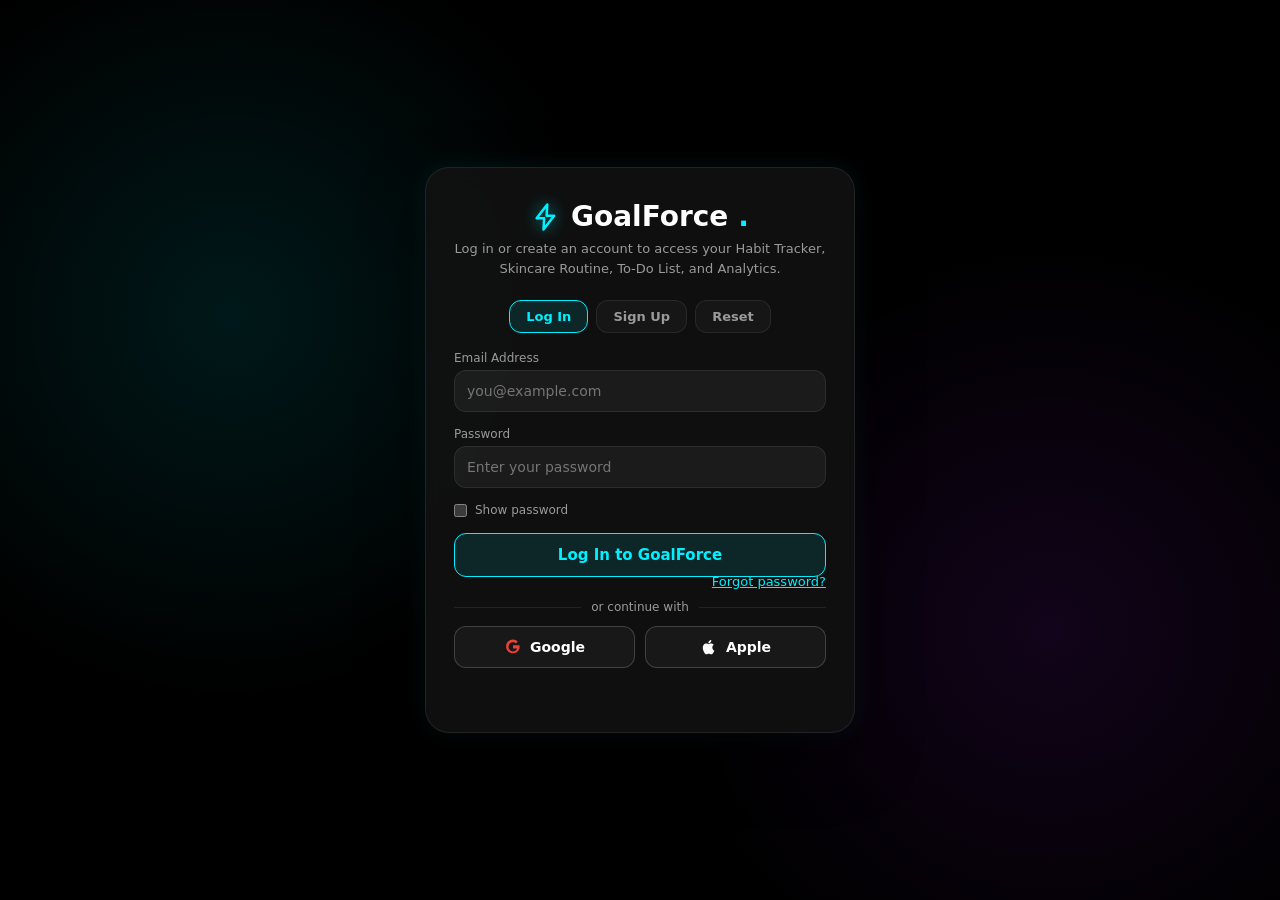
<file: index.html>
<!DOCTYPE html>
<html lang="en">
<head>
    <meta charset="UTF-8">
    <meta name="viewport" content="width=device-width, initial-scale=1.0, viewport-fit=cover">
    <meta http-equiv="Content-Security-Policy" content="default-src 'self'; script-src 'self' 'unsafe-inline'; style-src 'self' 'unsafe-inline'; img-src 'self' data: blob:; media-src 'self' data: blob:; font-src 'self' data:; connect-src 'self' https://*.supabase.co; manifest-src 'self'; worker-src 'self'; base-uri 'self'; form-action 'self'; object-src 'none'">
    <meta name="theme-color" content="#000000">
    <meta name="description" content="GoalForce - a gamified habit tracker with levels, badges, tasks and focus tools.">
    <meta name="mobile-web-app-capable" content="yes">
    <meta name="apple-mobile-web-app-capable" content="yes">
    <meta name="apple-mobile-web-app-title" content="GoalForce">
    <link rel="manifest" href="manifest.webmanifest">
    <link rel="icon" href="icons/icon-192.png">
    <link rel="apple-touch-icon" href="icons/icon-192.png">
    <meta name="apple-mobile-web-app-status-bar-style" content="black-translucent">
    <script>
        try { if (localStorage.getItem('quantumTheme') === 'light') document.documentElement.setAttribute('data-theme', 'light'); } catch (e) {}
    </script>
    <title>GoalForce - Gamified Habit Tracker</title>
    <style>
        /* Offline-first: use system fallbacks instead of requiring a remote font request. */

        :root {
            color-scheme: dark;
            --app-font: 'Outfit', system-ui, -apple-system, BlinkMacSystemFont, 'Segoe UI', sans-serif;
            --tint: 255, 255, 255;
            --bg-base: #000000;
            --bg-card: rgba(18, 18, 18, 0.85);
            --bg-card-hover: rgba(30, 30, 30, 0.9);
            --sidebar-bg: rgba(0, 0, 0, 0.9);
            --nav-bg: rgba(0, 0, 0, 0.95);
            --modal-bg: #0b0b0b;
            --text-main: #ffffff;
            --text-muted: #9a9a9a;
            --neon-cyan: #00f0ff;
            --neon-purple: #b026ff;
            --neon-green: #00ff88;
            --neon-yellow: #ffcc00;
            --neon-red: #ff3366;
            --border-color: rgba(var(--tint), 0.08);
            --glass-blur: blur(12px);
        }

        /* WHITE THEME */
        :root[data-theme="light"] {
            color-scheme: light;
            --tint: 0, 0, 0;
            --bg-base: #f4f5f7;
            --bg-card: rgba(255, 255, 255, 0.95);
            --bg-card-hover: rgba(240, 240, 240, 0.95);
            --sidebar-bg: rgba(255, 255, 255, 0.95);
            --nav-bg: rgba(255, 255, 255, 0.97);
            --modal-bg: #ffffff;
            --text-main: #111111;
            --text-muted: #5f6573;
            --neon-cyan: #0097a7;
            --neon-purple: #8e24aa;
            --neon-green: #00a86b;
            --neon-yellow: #b8860b;
            --neon-red: #e0224f;
        }
        :root[data-theme="light"] body {
            background-image: radial-gradient(circle at 15% 50%, rgba(0, 151, 167, 0.06), transparent 25%),
                              radial-gradient(circle at 85% 30%, rgba(142, 36, 170, 0.05), transparent 25%);
        }
        :root[data-theme="light"] .panel,
        :root[data-theme="light"] .stat-card,
        :root[data-theme="light"] .calendar-section,
        :root[data-theme="light"] .user-profile { box-shadow: 0 2px 12px rgba(0, 0, 0, 0.06); }
        :root[data-theme="light"] .modal-overlay { background: rgba(0, 0, 0, 0.45); }

        * {
            margin: 0;
            padding: 0;
            box-sizing: border-box;
            font-family: var(--app-font);
            user-select: none;
            -webkit-tap-highlight-color: transparent;
        }

        /* --- SVG Icon base --- */
        .icon {
            width: 20px;
            height: 20px;
            stroke: currentColor;
            stroke-width: 2;
            fill: none;
            stroke-linecap: round;
            stroke-linejoin: round;
            flex-shrink: 0;
            vertical-align: middle;
        }
        .icon-sm { width: 16px; height: 16px; }

        body {
            background-color: var(--bg-base);
            background-image: radial-gradient(circle at 15% 50%, rgba(0, 240, 255, 0.05), transparent 25%),
                              radial-gradient(circle at 85% 30%, rgba(176, 38, 255, 0.05), transparent 25%);
            color: var(--text-main);
            min-height: 100vh;
            display: flex;
            overflow-x: hidden;
        }

        /* --- SIDEBAR --- */
        .sidebar {
            width: 260px;
            height: 100vh;
            position: fixed;
            left: 0; top: 0;
            background: var(--sidebar-bg);
            backdrop-filter: var(--glass-blur);
            border-right: 1px solid var(--border-color);
            padding: 20px;
            display: flex;
            flex-direction: column;
            z-index: 100;
            transition: transform 0.3s ease;
        }

        .logo {
            font-size: 24px;
            font-weight: 700;
            color: var(--text-main);
            margin-bottom: 40px;
            display: flex;
            align-items: center;
            gap: 10px;
        }
        .logo .icon {
            width: 26px;
            height: 26px;
            color: var(--neon-cyan);
            filter: drop-shadow(0 0 6px rgba(0, 240, 255, 0.6));
        }
        .logo span { color: var(--neon-cyan); }

        .nav-links { display: flex; flex-direction: column; gap: 10px; flex-grow: 1; }
        .nav-item {
            padding: 12px 15px;
            border-radius: 12px;
            color: var(--text-muted);
            text-decoration: none;
            display: flex;
            align-items: center;
            gap: 15px;
            cursor: pointer;
            transition: all 0.3s ease;
            font-weight: 500;
        }
        .nav-item:hover, .nav-item.active {
            background: rgba(0, 240, 255, 0.1);
            color: var(--neon-cyan);
        }
        .nav-item.active { border-left: 3px solid var(--neon-cyan); }

        /* --- MAIN CONTENT --- */
        .main-content {
            margin-left: 260px;
            padding: 30px 40px;
            width: calc(100% - 260px);
            display: flex;
            flex-direction: column;
            gap: 25px;
            padding-bottom: 100px;
        }

        .page-section { display: none; animation: fadeIn 0.4s ease; }
        .page-section.active { display: flex; flex-direction: column; gap: 25px; }
        @keyframes fadeIn { from { opacity: 0; transform: translateY(10px); } to { opacity: 1; transform: translateY(0); } }

        /* Header */
        .top-header {
            display: flex;
            justify-content: space-between;
            align-items: flex-end;
        }
        .top-header h1 { font-size: 32px; font-weight: 600; }
        .top-header p { color: var(--text-muted); margin-top: 5px; }

        .user-profile {
            display: flex;
            align-items: center;
            gap: 15px;
            background: var(--bg-card);
            padding: 10px 20px;
            border-radius: 50px;
            border: 1px solid var(--border-color);
            backdrop-filter: var(--glass-blur);
        }
        .avatar {
            width: 40px; height: 40px;
            border-radius: 50%;
            background: linear-gradient(135deg, var(--neon-purple), var(--neon-cyan));
            display: flex; justify-content: center; align-items: center;
            font-weight: bold; font-size: 18px;
        }

        /* Gamification Stats */
        .stats-grid {
            display: grid;
            grid-template-columns: repeat(auto-fit, minmax(165px, 1fr));
            gap: 16px;
        }
        .stat-card {
            background: var(--bg-card);
            border: 1px solid var(--border-color);
            border-radius: 20px;
            padding: 20px;
            backdrop-filter: var(--glass-blur);
            position: relative;
            overflow: hidden;
            transition: transform 0.3s ease;
        }
        .stat-card:hover { transform: translateY(-5px); border-color: rgba(0, 240, 255, 0.3); }
        .stat-title { color: var(--text-muted); font-size: 14px; margin-bottom: 10px; font-weight: 500; }
        .stat-value { font-size: 28px; font-weight: 700; display: flex; align-items: baseline; gap: 5px; }
        .stat-value span { font-size: 14px; color: var(--text-muted); font-weight: 400; }

        .level-bar-container {
            margin-top: 15px;
            height: 8px;
            background: rgba(var(--tint), 0.1);
            border-radius: 10px;
            overflow: hidden;
        }
        .level-bar-fill {
            height: 100%;
            background: linear-gradient(90deg, var(--neon-cyan), var(--neon-purple));
            width: 0%;
            border-radius: 10px;
            box-shadow: 0 0 10px var(--neon-cyan);
            transition: width 0.5s ease;
        }

        /* Layout Grids */
        .workspace { display: grid; grid-template-columns: 2fr 1fr; gap: 25px; }
        .panel {
            background: var(--bg-card);
            border: 1px solid var(--border-color);
            border-radius: 24px;
            padding: 25px;
            backdrop-filter: var(--glass-blur);
        }
        .panel-header {
            display: flex;
            justify-content: space-between;
            align-items: center;
            margin-bottom: 20px;
        }
        .panel-title { font-size: 18px; font-weight: 600; }

        .btn-primary {
            background: rgba(0, 240, 255, 0.1);
            color: var(--neon-cyan);
            border: 1px solid var(--neon-cyan);
            padding: 8px 16px;
            border-radius: 12px;
            cursor: pointer;
            font-weight: 600;
            transition: all 0.3s;
        }
        .btn-primary:hover { background: var(--neon-cyan); color: var(--bg-base); box-shadow: 0 0 15px var(--neon-cyan); }

        /* Habit List */
        .habit-list { display: flex; flex-direction: column; gap: 12px; }
        .habit-row {
            display: flex;
            align-items: center;
            padding: 15px;
            background: rgba(var(--tint), 0.02);
            border-radius: 16px;
            border: 1px solid transparent;
            transition: all 0.3s;
            animation: slideIn 0.3s ease-out;
        }
        @keyframes slideIn { from { opacity: 0; transform: translateX(-10px); } to { opacity: 1; transform: translateX(0); } }
        .habit-row:hover { background: rgba(var(--tint), 0.04); border-color: rgba(var(--tint), 0.1); }
        .habit-row.completed { opacity: 0.6; }
        .habit-row.completed h3 { text-decoration: line-through; color: var(--text-muted); }

        .habit-info { flex-grow: 1; margin-left: 15px; }
        .habit-info h3 { font-size: 16px; font-weight: 500; margin-bottom: 4px; transition: all 0.3s; }
        .habit-info p { font-size: 12px; color: var(--text-muted); display: flex; gap: 10px; align-items: center;}
        .habit-xp { color: var(--neon-yellow); font-weight: 600; font-size: 12px; background: rgba(255, 204, 0, 0.1); padding: 2px 8px; border-radius: 10px;}

        .habit-actions { display: flex; gap: 8px; opacity: 0; transition: opacity 0.2s; margin-right: 15px;}
        .habit-row:hover .habit-actions { opacity: 1; }
        .action-btn { background: transparent; border: none; cursor: pointer; opacity: 0.5; transition: all 0.2s; display: flex; align-items: center; justify-content: center; padding: 4px; color: var(--text-main); }
        .action-btn:hover { opacity: 1; transform: scale(1.1); }
        .btn-edit:hover { color: var(--neon-cyan); }
        .btn-delete:hover { color: var(--neon-red); }

        .custom-checkbox {
            width: 32px; height: 32px;
            border-radius: 50%;
            border: 2px solid var(--text-muted);
            display: flex; justify-content: center; align-items: center;
            cursor: pointer;
            transition: all 0.3s cubic-bezier(0.175, 0.885, 0.32, 1.275);
            font-size: 16px;
            color: transparent;
            flex-shrink: 0;
        }
        .custom-checkbox:active { transform: scale(0.8); }
        .custom-checkbox.checked {
            background: var(--neon-green);
            border-color: var(--neon-green);
            color: var(--bg-base);
            box-shadow: 0 0 15px rgba(0, 255, 136, 0.4);
            transform: scale(1.1);
        }

        /* Circular Progress */
        .circle-wrap { position: relative; width: 140px; height: 140px; margin: 0 auto; }
        .circle-wrap svg { transform: rotate(-90deg); width: 140px; height: 140px; }
        .circle-bg { fill: none; stroke: rgba(var(--tint), 0.1); stroke-width: 10; }
        .circle-progress { fill: none; stroke: var(--neon-cyan); stroke-width: 10; stroke-dasharray: 440; stroke-dashoffset: 440; stroke-linecap: round; transition: stroke-dashoffset 1s ease, stroke 0.5s; }
        .circle-text { position: absolute; top: 50%; left: 50%; transform: translate(-50%, -50%); font-size: 28px; font-weight: 700; }

        /* Analytics Chart */
        .bars { display: flex; align-items: flex-end; gap: 8px; height: 120px; margin-top: 15px; width: 100%; justify-content: space-between;}
        .bar-wrapper { flex: 1; display: flex; flex-direction: column; align-items: center; gap: 5px; height: 100%; justify-content: flex-end;}
        .bar { width: 100%; background: rgba(var(--tint), 0.1); border-radius: 5px 5px 0 0; transition: height 0.5s; min-height: 5px;}
        .bar.active { background: var(--neon-cyan); box-shadow: 0 0 10px var(--neon-cyan); }
        .bar-label { font-size: 10px; color: var(--text-muted); }

        /* --- MONTHLY CALENDAR GRID --- */
        .calendar-section {
            background: var(--bg-card);
            border: 1px solid var(--border-color);
            border-radius: 24px;
            padding: 25px;
            backdrop-filter: var(--glass-blur);
            overflow: hidden;
            display: flex;
            flex-direction: column;
        }
        .calendar-scroll-container {
            overflow-x: auto;
            padding-bottom: 10px;
        }
        .calendar-scroll-container::-webkit-scrollbar { height: 8px; }
        .calendar-scroll-container::-webkit-scrollbar-track { background: rgba(var(--tint), 0.05); border-radius: 10px; }
        .calendar-scroll-container::-webkit-scrollbar-thumb { background: var(--text-muted); border-radius: 10px; }
        .calendar-scroll-container::-webkit-scrollbar-thumb:hover { background: var(--neon-cyan); }

        .calendar-grid {
            display: grid;
            grid-template-columns: 160px repeat(var(--cal-days, 31), 35px);
            gap: 8px;
            min-width: max-content;
            align-items: center;
        }

        .cal-header-cell {
            text-align: center;
            font-size: 11px;
            color: var(--text-muted);
            font-weight: 500;
            padding-bottom: 8px;
            display: flex;
            flex-direction: column;
            align-items: center;
            justify-content: center;
            line-height: 1.25;
        }
        .cal-header-cell .cal-dow {
            font-size: 9px;
            opacity: 0.7;
            text-transform: uppercase;
        }
        .cal-header-cell.today { color: var(--neon-cyan); font-weight: 700; }
        .cal-header-cell.cal-sticky-head {
            flex-direction: row;
            justify-content: flex-start;
            text-align: left;
            position: sticky;
            left: 0;
            z-index: 3;
            background: var(--modal-bg);
            padding: 4px 10px 8px 4px;
            border-right: 1px solid var(--border-color);
        }

        .cal-habit-name {
            font-size: 13px;
            font-weight: 500;
            display: flex;
            align-items: center;
            white-space: nowrap;
            overflow: hidden;
            text-overflow: ellipsis;
            padding: 0 10px 0 4px;
            height: 35px;
            position: sticky;
            left: 0;
            z-index: 2;
            background: var(--modal-bg);
            border-right: 1px solid var(--border-color);
        }

        .cal-cell {
            width: 35px; height: 35px;
            border-radius: 8px;
            background: rgba(var(--tint), 0.03);
            border: 1px solid var(--border-color);
            cursor: default;
            transition: all 0.2s;
            display: flex; justify-content: center; align-items: center;
            font-size: 12px;
            color: transparent;
        }

        .cal-cell.completed {
            background: rgba(0, 255, 136, 0.2);
            border-color: var(--neon-green);
            color: var(--neon-green);
            box-shadow: inset 0 0 10px rgba(0, 255, 136, 0.2);
        }
        .cal-cell.completed::after { content: '✓'; font-weight: bold; }
        .cal-cell.missed {
            background: rgba(255, 51, 102, 0.18);
            border-color: var(--neon-red);
            color: var(--neon-red);
            box-shadow: inset 0 0 10px rgba(255, 51, 102, 0.15);
        }
        .cal-cell.missed::after { content: '✕'; font-weight: bold; }

        .cal-cell.today { border: 2px solid var(--neon-purple); }

        /* --- ANALYTICS LINE CHART --- */
        .analytics-chart-container {
            position: relative;
            width: 100%;
            height: 300px;
            margin-top: 20px;
        }
        .analytics-chart-container svg {
            width: 100%; height: 100%;
            overflow: visible;
        }
        .chart-grid-line { stroke: rgba(var(--tint), 0.05); stroke-width: 1; stroke-dasharray: 4; }
        .chart-axis-text { fill: var(--text-muted); font-size: 12px; font-family: var(--app-font); }
        .chart-line { fill: none; stroke: var(--neon-cyan); stroke-width: 3; stroke-linejoin: round; stroke-linecap: round; filter: drop-shadow(0 0 8px rgba(0, 240, 255, 0.6)); }
        .chart-area { fill: url(#areaGradient); opacity: 0.3; }
        .chart-dot { fill: var(--bg-base); stroke: var(--neon-cyan); stroke-width: 3; transition: all 0.3s; cursor: pointer; }
        .chart-dot:hover { r: 6; fill: var(--neon-cyan); filter: drop-shadow(0 0 10px var(--neon-cyan)); }

        /* Modal */
        .modal-overlay {
            position: fixed; top: 0; left: 0; right: 0; bottom: 0;
            background: rgba(0,0,0,0.8); backdrop-filter: blur(5px);
            display: none; justify-content: center; align-items: center;
            z-index: 1000; opacity: 0; transition: opacity 0.3s;
        }
        .modal-overlay.show { display: flex; opacity: 1; }
        .modal-content {
            background: var(--modal-bg);
            border: 1px solid var(--border-color);
            padding: 30px; border-radius: 20px; width: 90%; max-width: 400px;
            box-shadow: 0 20px 50px rgba(0,0,0,0.5);
            transform: translateY(20px); transition: transform 0.3s;
        }
        .modal-overlay.show .modal-content { transform: translateY(0); }
        .input-group { margin-bottom: 15px; }
        .input-group label { display: block; font-size: 12px; color: var(--text-muted); margin-bottom: 5px; }
        .input-group input, .input-group select {
            width: 100%; padding: 12px; border-radius: 10px;
            background: rgba(var(--tint), 0.05); border: 1px solid var(--border-color);
            color: var(--text-main); outline: none; font-family: var(--app-font); font-size: 14px;
        }
        .input-group input:focus, .input-group select:focus { border-color: var(--neon-cyan); box-shadow: 0 0 10px rgba(0,240,255,0.2); }

        /* Toast Notification */
        .toast {
            position: fixed; top: 20px; left: 50%; transform: translateX(-50%) translateY(-100px);
            background: var(--bg-card); border: 1px solid var(--neon-cyan); color: var(--neon-cyan);
            padding: 12px 24px; border-radius: 50px; font-weight: 600; z-index: 2000;
            box-shadow: 0 0 20px rgba(0,240,255,0.3); transition: transform 0.3s cubic-bezier(0.175, 0.885, 0.32, 1.275);
            display: flex; align-items: center; gap: 8px;
        }
        .toast.show { transform: translateX(-50%) translateY(0); }

        /* Mobile Nav */
        .mobile-nav {
            display: none;
            position: fixed; bottom: 0; left: 0; right: 0;
            background: var(--nav-bg); backdrop-filter: blur(10px);
            border-top: 1px solid var(--border-color);
            padding: 10px 20px; justify-content: space-around; z-index: 100;
        }
        .mobile-nav-item { display: flex; flex-direction: column; align-items: center; font-size: 10px; color: var(--text-muted); gap: 4px; cursor: pointer;}
        .mobile-nav-item.active { color: var(--neon-cyan); }
        .mobile-nav-icon { display: flex; align-items: center; justify-content: center; }

        /* --- ACHIEVEMENTS / BADGES --- */
        .badge-summary-bar { height: 8px; background: rgba(var(--tint), 0.1); border-radius: 10px; overflow: hidden; margin-top: 12px; }
        .badge-summary-fill { height: 100%; width: 0%; background: linear-gradient(90deg, var(--neon-yellow), var(--neon-purple)); border-radius: 10px; transition: width 0.5s ease; }
        .next-goal { display: flex; align-items: center; gap: 18px; border-color: rgba(255, 204, 0, 0.25); }
        .next-goal-label { font-size: 12px; color: var(--neon-yellow); font-weight: 600; letter-spacing: 1px; text-transform: uppercase; margin-bottom: 4px; }
        .next-goal-title { font-size: 18px; font-weight: 600; }
        .next-goal-text { font-size: 13px; color: var(--text-muted); margin-top: 3px; }
        .achievements-grid { display: grid; grid-template-columns: repeat(auto-fill, minmax(200px, 1fr)); gap: 18px; }
        .badge-card {
            --bc: var(--neon-cyan);
            background: rgba(var(--tint), 0.03);
            border: 1px solid var(--border-color);
            border-radius: 20px;
            padding: 22px 16px;
            text-align: center;
            display: flex; flex-direction: column; align-items: center; gap: 6px;
            transition: transform 0.3s ease, border-color 0.3s ease;
        }
        .badge-card:hover { transform: translateY(-4px); }
        .badge-icon {
            width: 64px; height: 64px; border-radius: 50%;
            display: flex; align-items: center; justify-content: center;
            background: rgba(var(--tint), 0.06);
            color: var(--text-muted);
            margin-bottom: 8px;
            position: relative;
        }
        .badge-icon .icon { width: 28px; height: 28px; }
        .badge-card.locked .badge-icon { filter: grayscale(1); opacity: 0.6; }
        .badge-card.locked .badge-title { color: var(--text-muted); }
        .badge-card.unlocked { border-color: var(--bc); box-shadow: 0 0 20px rgba(var(--tint), 0.03); }
        .badge-card.unlocked .badge-icon {
            color: var(--bc);
            background: rgba(var(--tint), 0.08);
            box-shadow: 0 0 18px var(--bc), inset 0 0 12px rgba(var(--tint), 0.05);
        }
        .badge-title { font-size: 16px; font-weight: 600; }
        .badge-desc { font-size: 12px; color: var(--text-muted); min-height: 32px; }
        .badge-progress { width: 100%; margin-top: 6px; }
        .badge-progress-bar { height: 6px; background: rgba(var(--tint), 0.1); border-radius: 10px; overflow: hidden; }
        .badge-progress-fill { height: 100%; background: var(--bc); border-radius: 10px; transition: width 0.5s ease; }
        .badge-progress-text { font-size: 11px; color: var(--text-muted); margin-top: 5px; }
        .badge-unlocked-text { font-size: 11px; color: var(--neon-green); margin-top: 6px; font-weight: 600; }

        /* --- JOURNAL --- */
        textarea, input { user-select: text; }
        .input-group textarea {
            width: 100%; padding: 12px; border-radius: 10px; resize: vertical; min-height: 80px;
            background: rgba(var(--tint), 0.05); border: 1px solid var(--border-color);
            color: var(--text-main); outline: none; font-family: var(--app-font); font-size: 14px; line-height: 1.5;
        }
        .input-group textarea:focus { border-color: var(--neon-cyan); box-shadow: 0 0 10px rgba(0,240,255,0.2); }
        .mood-row { display: flex; gap: 10px; flex-wrap: wrap; margin-bottom: 20px; }
        .mood-btn {
            --mc: var(--neon-cyan);
            flex: 1; min-width: 80px; padding: 10px 14px; border-radius: 12px; cursor: pointer;
            background: rgba(var(--tint), 0.03); border: 1px solid var(--border-color);
            color: var(--text-muted); font-weight: 600; font-size: 14px; transition: all 0.2s;
        }
        .mood-btn:hover { border-color: var(--mc); color: var(--mc); }
        .mood-btn.selected { border-color: var(--mc); color: var(--mc); background: rgba(var(--tint), 0.07); box-shadow: 0 0 14px var(--mc); }
        .missed-hint { margin-bottom: 15px; }
        .missed-hint p { font-size: 12px; color: var(--text-muted); margin-bottom: 8px; }
        .missed-chip {
            display: inline-block; margin: 0 6px 6px 0; padding: 5px 12px; border-radius: 20px; cursor: pointer;
            font-size: 12px; color: var(--neon-red); border: 1px solid var(--neon-red); background: rgba(255,51,102,0.1);
            transition: all 0.2s;
        }
        .missed-chip:hover { background: var(--neon-red); color: var(--bg-base); }
        .journal-entry { padding: 16px; border-radius: 16px; background: rgba(var(--tint), 0.03); border: 1px solid var(--border-color); margin-bottom: 12px; }
        .journal-entry-head { display: flex; justify-content: space-between; align-items: center; margin-bottom: 10px; gap: 10px; }
        .journal-entry-date { font-weight: 600; font-size: 14px; }
        .journal-mood-tag { font-size: 11px; font-weight: 600; padding: 3px 10px; border-radius: 10px; border: 1px solid currentColor; }
        .journal-entry-label { font-size: 11px; color: var(--text-muted); text-transform: uppercase; letter-spacing: 0.5px; margin-top: 8px; }
        .journal-entry-text { font-size: 14px; line-height: 1.5; margin-top: 2px; word-break: break-word; user-select: text; }
        .journal-empty { color: var(--text-muted); font-size: 13px; text-align: center; padding: 20px 0; }

        /* --- TASKS --- */
        .task-tabs { display: flex; gap: 8px; flex-wrap: wrap; margin-bottom: 20px; }
        .tab-btn {
            padding: 8px 16px; border-radius: 12px; cursor: pointer; font-weight: 600; font-size: 13px;
            background: rgba(var(--tint), 0.03); border: 1px solid var(--border-color); color: var(--text-muted);
            transition: all 0.2s;
        }
        .tab-btn:hover { color: var(--neon-cyan); border-color: var(--neon-cyan); }
        .tab-btn.active { color: var(--neon-cyan); border-color: var(--neon-cyan); background: rgba(0,240,255,0.1); }
        .task-tag {
            --tc: var(--neon-cyan);
            font-size: 11px; font-weight: 600; padding: 2px 8px; border-radius: 10px;
            color: var(--tc); border: 1px solid var(--tc); background: rgba(var(--tint), 0.04);
        }
        .task-row-actions { display: flex; gap: 8px; }
        .task-empty { color: var(--text-muted); font-size: 13px; text-align: center; padding: 25px 0; }
        .quick-row { display: flex; gap: 8px; margin-top: 8px; flex-wrap: wrap; }
        .quick-chip {
            padding: 4px 12px; border-radius: 20px; cursor: pointer; font-size: 12px;
            color: var(--neon-cyan); border: 1px solid var(--neon-cyan); background: rgba(0,240,255,0.1);
            transition: all 0.2s;
        }
        .quick-chip:hover { background: var(--neon-cyan); color: var(--bg-base); }
        .weekday-row { display: flex; gap: 6px; flex-wrap: wrap; }
        .weekday-btn {
            flex: 1; min-width: 44px; padding: 8px 0; border-radius: 10px; cursor: pointer; font-weight: 600; font-size: 12px;
            background: rgba(var(--tint), 0.03); border: 1px solid var(--border-color); color: var(--text-muted);
            transition: all 0.2s;
        }
        .weekday-btn.selected { color: var(--neon-purple); border-color: var(--neon-purple); background: rgba(176,38,255,0.15); }

        /* --- LEVELS / LEVEL-UP --- */
        .level-grid { display: grid; grid-template-columns: repeat(auto-fill, minmax(170px, 1fr)); gap: 12px; }
        .level-card {
            padding: 14px; border-radius: 16px; background: rgba(var(--tint), 0.03);
            border: 1px solid var(--border-color); transition: transform 0.3s;
        }
        .level-card:hover { transform: translateY(-3px); }
        .level-card .lv-num { font-size: 12px; color: var(--text-muted); font-weight: 600; }
        .level-card .lv-rank { font-size: 16px; font-weight: 600; margin: 2px 0; }
        .level-card .lv-xp { font-size: 12px; color: var(--text-muted); }
        .level-card .lv-status { font-size: 11px; font-weight: 600; margin-top: 8px; color: var(--text-muted); }
        .level-card.done { border-color: var(--neon-green); }
        .level-card.done .lv-status { color: var(--neon-green); }
        .level-card.current { border-color: var(--neon-cyan); box-shadow: 0 0 16px rgba(0, 240, 255, 0.25); }
        .level-card.current .lv-status { color: var(--neon-cyan); }
        .level-card.locked { opacity: 0.55; }
        .lv-bar { height: 5px; border-radius: 10px; background: rgba(var(--tint), 0.1); margin-top: 8px; overflow: hidden; }
        .lv-bar > div { height: 100%; background: linear-gradient(90deg, var(--neon-cyan), var(--neon-purple)); border-radius: 10px; }

        .levelup-card { text-align: center; position: relative; }
        .levelup-title { font-size: 28px; font-weight: 700; color: var(--neon-yellow); letter-spacing: 1px; }
        .levelup-sub { color: var(--text-muted); font-size: 14px; margin-top: 4px; }
        .levelup-badge {
            width: 100px; height: 100px; border-radius: 50%; margin: 18px auto;
            display: flex; align-items: center; justify-content: center;
            font-size: 44px; font-weight: 700; color: #fff;
            background: linear-gradient(135deg, var(--neon-purple), var(--neon-cyan));
            box-shadow: 0 0 35px var(--neon-cyan);
            animation: lvPop 0.7s cubic-bezier(0.175, 0.885, 0.32, 1.275);
        }
        @keyframes lvPop { from { transform: scale(0) rotate(-180deg); opacity: 0; } to { transform: scale(1) rotate(0); opacity: 1; } }
        .confetti-piece {
            position: fixed; top: -20px; width: 8px; height: 14px; z-index: 3001; pointer-events: none;
            animation: confettiFall linear forwards;
        }
        @keyframes confettiFall { to { transform: translateY(110vh) rotate(720deg); } }

        /* --- NOTIFICATIONS --- */
        .notify-stack {
            position: fixed; top: 20px; right: 20px; width: 340px; z-index: 2500;
            display: flex; flex-direction: column; gap: 10px; pointer-events: none;
        }
        .notify {
            --nc: var(--neon-cyan);
            pointer-events: auto; position: relative; overflow: hidden;
            display: flex; align-items: center; gap: 12px;
            padding: 14px 40px 16px 14px; border-radius: 16px;
            background: var(--bg-card); backdrop-filter: var(--glass-blur);
            border: 1px solid var(--border-color); border-left: 4px solid var(--nc);
            box-shadow: 0 10px 30px rgba(0, 0, 0, 0.35);
            animation: notifyIn 0.4s cubic-bezier(0.175, 0.885, 0.32, 1.275);
            cursor: pointer;
        }
        .notify.leaving { animation: notifyOut 0.3s ease forwards; }
        @keyframes notifyIn { from { opacity: 0; transform: translateX(60px) scale(0.95); } to { opacity: 1; transform: translateX(0) scale(1); } }
        @keyframes notifyOut { to { opacity: 0; transform: translateX(60px) scale(0.95); } }
        .notify-icon {
            width: 38px; height: 38px; border-radius: 12px; flex-shrink: 0;
            display: flex; align-items: center; justify-content: center;
            color: var(--nc); background: rgba(var(--tint), 0.07); box-shadow: 0 0 14px var(--nc);
        }
        .notify-title { font-weight: 600; font-size: 14px; color: var(--text-main); }
        .notify-msg { font-size: 12px; color: var(--text-muted); margin-top: 2px; line-height: 1.4; word-break: break-word; }
        .notify-close {
            position: absolute; top: 8px; right: 10px; background: none; border: none; cursor: pointer;
            color: var(--text-muted); font-size: 18px; line-height: 1;
        }
        .notify-close:hover { color: var(--text-main); }
        .notify-bar {
            position: absolute; left: 0; bottom: 0; height: 3px; width: 100%; background: var(--nc);
            transform-origin: left; animation: notifyBar linear forwards;
        }
        @keyframes notifyBar { from { transform: scaleX(1); } to { transform: scaleX(0); } }

        /* --- SETTINGS --- */
        .setting-line { display: flex; justify-content: space-between; align-items: center; gap: 15px; margin-bottom: 18px; }
        .setting-title { font-weight: 600; font-size: 15px; }
        .setting-desc { font-size: 12px; color: var(--text-muted); margin-top: 2px; }
        .switch { position: relative; display: inline-block; width: 46px; height: 26px; flex-shrink: 0; }
        .switch input { opacity: 0; width: 0; height: 0; }
        .switch-slider { position: absolute; inset: 0; border-radius: 26px; background: rgba(var(--tint), 0.18); transition: 0.3s; cursor: pointer; }
        .switch-slider::before { content: ''; position: absolute; height: 20px; width: 20px; left: 3px; top: 3px; border-radius: 50%; background: #fff; transition: 0.3s; }
        .switch input:checked + .switch-slider { background: var(--neon-cyan); }
        .switch input:checked + .switch-slider::before { transform: translateX(20px); }
        .volume-row { display: flex; align-items: center; gap: 12px; margin-bottom: 20px; }
        .volume-row input[type="range"] { flex: 1; accent-color: var(--neon-cyan); }
        .sound-row {
            display: flex; justify-content: space-between; align-items: center; gap: 12px; flex-wrap: wrap;
            padding: 14px; border-radius: 16px; margin-bottom: 10px;
            background: rgba(var(--tint), 0.03); border: 1px solid var(--border-color);
        }
        .sound-row-title { font-weight: 600; font-size: 14px; }
        .sound-row-desc { font-size: 12px; color: var(--text-muted); margin-top: 2px; max-width: 280px; }
        .sound-row-controls { display: flex; align-items: center; gap: 8px; flex-wrap: wrap; }
        .sound-row select {
            padding: 9px 10px; border-radius: 10px; min-width: 150px; max-width: 220px;
            background: rgba(var(--tint), 0.06); border: 1px solid var(--border-color);
            color: var(--text-main); font-family: var(--app-font); font-size: 13px; outline: none;
        }
        .sound-row select:focus { border-color: var(--neon-cyan); }
        .icon-btn {
            width: 36px; height: 36px; border-radius: 10px; cursor: pointer; flex-shrink: 0;
            display: flex; align-items: center; justify-content: center;
            background: rgba(var(--tint), 0.05); border: 1px solid var(--border-color); color: var(--text-muted);
            transition: all 0.2s;
        }
        .icon-btn:hover { color: var(--neon-cyan); border-color: var(--neon-cyan); }

        /* --- BADGES (NEW LOOK) --- */
        .bd-banner {
            --bn: var(--neon-cyan);
            display: flex; align-items: center; gap: 14px; padding: 16px 18px; border-radius: 18px;
            border: 1px solid var(--bn); background: rgba(var(--tint), 0.04);
            box-shadow: 0 0 18px rgba(var(--tint), 0.04);
        }
        .bd-banner.warn { --bn: var(--neon-red); }
        .bd-banner.good { --bn: var(--neon-green); }
        .bd-banner-icon {
            width: 44px; height: 44px; border-radius: 14px; flex-shrink: 0; color: var(--bn);
            display: flex; align-items: center; justify-content: center;
            background: rgba(var(--tint), 0.06); box-shadow: 0 0 14px var(--bn);
        }
        .bd-banner-title { font-weight: 600; font-size: 15px; }
        .bd-banner-text { font-size: 13px; color: var(--text-muted); margin-top: 2px; line-height: 1.4; }

        .bd-hero { display: flex; justify-content: space-between; align-items: center; gap: 24px; flex-wrap: wrap; }
        .bd-hero-main { display: flex; align-items: center; gap: 18px; flex: 1; min-width: 260px; }
        .bd-hero-label { font-size: 12px; font-weight: 600; letter-spacing: 1px; text-transform: uppercase; color: var(--neon-yellow); margin-bottom: 4px; }
        .bd-hero-title { font-size: 20px; font-weight: 600; }
        .bd-hero-text { font-size: 13px; color: var(--text-muted); margin-top: 3px; line-height: 1.4; }
        .bd-hero-bar { height: 8px; border-radius: 10px; background: rgba(var(--tint), 0.1); margin-top: 10px; overflow: hidden; max-width: 320px; }
        .bd-hero-bar > div { height: 100%; border-radius: 10px; background: var(--bc); transition: width 0.5s; }
        .bd-hero-side { text-align: center; min-width: 120px; }
        .bd-count { font-size: 40px; font-weight: 700; line-height: 1; }
        .bd-count span { font-size: 18px; color: var(--text-muted); font-weight: 500; }
        .bd-count-label { font-size: 12px; color: var(--text-muted); margin-top: 4px; }

        .bd-ring { --bc: var(--neon-cyan); position: relative; width: 84px; height: 84px; flex-shrink: 0; }
        .bd-ring-svg { width: 84px; height: 84px; transform: rotate(-90deg); }
        .bd-ring-bg { fill: none; stroke: rgba(var(--tint), 0.1); stroke-width: 6; }
        .bd-ring-fg { fill: none; stroke: var(--bc); stroke-width: 6; stroke-linecap: round; transition: stroke-dashoffset 0.6s; }
        .bd-ring-icon {
            position: absolute; inset: 0; display: flex; align-items: center; justify-content: center; color: var(--bc);
        }
        .bd-ring-icon .icon { width: 30px; height: 30px; }

        .bd-grid { display: grid; grid-template-columns: repeat(auto-fill, minmax(190px, 1fr)); gap: 16px; }
        .bd-card {
            --bc: var(--neon-cyan);
            position: relative; text-align: center; padding: 22px 14px 18px; border-radius: 22px;
            background: rgba(var(--tint), 0.03); border: 1px solid var(--border-color);
            display: flex; flex-direction: column; align-items: center; gap: 4px;
            transition: transform 0.3s, box-shadow 0.3s;
        }
        .bd-card:hover { transform: translateY(-4px); }
        .bd-card .bd-ring { margin-bottom: 8px; }
        .bd-card.locked .bd-ring-icon { opacity: 0.55; }
        .bd-card.locked .bd-title { color: var(--text-muted); }
        .bd-card.unlocked { border-color: var(--bc); box-shadow: 0 0 22px rgba(var(--tint), 0.05), inset 0 0 22px rgba(var(--tint), 0.03); }
        .bd-card.unlocked .bd-ring-fg { filter: drop-shadow(0 0 6px var(--bc)); }
        .bd-card.unlocked .bd-ring-icon { filter: drop-shadow(0 0 8px var(--bc)); }
        .bd-tier {
            position: absolute; top: 12px; left: 12px; font-size: 10px; font-weight: 700; letter-spacing: 0.5px;
            padding: 2px 8px; border-radius: 10px; color: var(--bc); border: 1px solid var(--bc);
        }
        .bd-new {
            position: absolute; top: 12px; right: 12px; font-size: 10px; font-weight: 700;
            padding: 2px 8px; border-radius: 10px; background: var(--neon-green); color: #000;
        }
        .bd-tick {
            position: absolute; top: 12px; right: 12px; width: 22px; height: 22px; border-radius: 50%;
            display: flex; align-items: center; justify-content: center; background: var(--bc); color: #000;
        }
        .bd-tick .icon { width: 13px; height: 13px; stroke-width: 3; }
        .bd-title { font-size: 16px; font-weight: 600; }
        .bd-desc { font-size: 12px; color: var(--text-muted); line-height: 1.4; }
        .bd-meta { margin-top: 8px; font-size: 12px; font-weight: 600; padding: 5px 12px; border-radius: 20px; background: rgba(var(--tint), 0.06); color: var(--text-main); }
        .bd-card.unlocked .bd-meta { color: var(--neon-green); background: transparent; padding: 5px 0; }

        /* --- EXTRAS --- */
        .ws-col { display: flex; flex-direction: column; gap: 25px; min-width: 0; }
        .cal-cell.rest { background: rgba(var(--tint), 0.07); border-color: transparent; }
        .cal-cell.rest::after { content: '-'; color: var(--text-muted); }
        :root.hc { --text-muted: #d0d0d0; --border-color: rgba(var(--tint), 0.4); }
        :root.rm *, :root.rm *::before, :root.rm *::after { animation: none !important; transition: none !important; }
        .theme-grid { display: grid; grid-template-columns: repeat(auto-fill, minmax(120px, 1fr)); gap: 10px; }
        .theme-card { padding: 12px; border-radius: 14px; text-align: center; cursor: pointer; border: 1px solid var(--border-color); background: rgba(var(--tint), 0.03); transition: all 0.2s; }
        .theme-card:hover { border-color: var(--neon-cyan); }
        .theme-card.selected { border-color: var(--neon-cyan); box-shadow: 0 0 14px var(--neon-cyan); }
        .theme-card.locked { opacity: 0.5; }
        .theme-sw { height: 36px; border-radius: 10px; margin-bottom: 8px; border: 1px solid var(--border-color); }
        .theme-name { font-size: 13px; font-weight: 600; }
        .theme-lv { font-size: 11px; color: var(--text-muted); margin-top: 2px; }
        .search-result { padding: 10px 12px; border-radius: 10px; cursor: pointer; font-size: 14px; border: 1px solid var(--border-color); margin-bottom: 8px; }
        .search-result:hover { border-color: var(--neon-cyan); }
        .search-tag { font-size: 10px; font-weight: 700; color: var(--neon-cyan); margin-right: 8px; text-transform: uppercase; }

        .pill { display: inline-block; padding: 2px 10px; border-radius: 10px; font-size: 11px; font-weight: 700; border: 1px solid currentColor; }
        .mini-bar { height: 8px; border-radius: 10px; background: rgba(var(--tint), 0.1); overflow: hidden; margin: 6px 0; }
        .mini-bar > div { height: 100%; border-radius: 10px; }

        /* --- FIXES: colours, a11y --- */
        :focus-visible { outline: 2px solid var(--neon-cyan); outline-offset: 2px; }
        .cal-cell.editable { cursor: pointer; outline: 1px dashed var(--neon-cyan); }
        .color-dot { width: 30px; height: 30px; border-radius: 50%; cursor: pointer; border: 3px solid transparent; flex-shrink: 0; }
        .color-dot.selected { border-color: var(--text-main); }

        /* --- WATER TRACKER --- */
        .water-layout { display: grid; grid-template-columns: minmax(260px, 360px) 1fr; gap: 25px; align-items: start; }
        .water-side { display: flex; flex-direction: column; gap: 25px; min-width: 0; }
        .body-wrap { position: relative; width: 100%; max-width: 270px; margin: 0 auto; }
        .body-svg { width: 100%; height: auto; display: block; overflow: visible; filter: drop-shadow(0 0 14px rgba(0, 240, 255, 0.28)); transition: filter 0.6s; }
        .body-glass { fill: rgba(var(--tint), 0.05); }
        .body-outline { fill: none; stroke: var(--neon-cyan); stroke-width: 1.4; stroke-linejoin: round; stroke-linecap: round; }
        .body-details path { fill: none; stroke: var(--neon-cyan); stroke-width: 0.8; opacity: 0.32; stroke-linecap: round; }
        .habit-info h3:last-child { margin-bottom: 0; }
        .water-level { transition: transform 1.8s cubic-bezier(0.22, 0.8, 0.3, 1); }
        .wave-back { animation: waveMove 7s linear infinite; }
        .wave-front { animation: waveMove 4.5s linear infinite reverse; }
        @keyframes waveMove { from { transform: translateX(0); } to { transform: translateX(-100px); } }
        .bubble { fill: rgba(255, 255, 255, 0.6); animation: bubbleUp 5s ease-in infinite; }
        @keyframes bubbleUp { 0% { transform: translateY(0); opacity: 0; } 15% { opacity: 0.9; } 100% { transform: translateY(-190px); opacity: 0; } }
        .body-readout { position: absolute; left: 50%; top: 31%; transform: translateX(-50%); text-align: center; pointer-events: none; text-shadow: 0 2px 10px rgba(0, 0, 0, 0.55); }
        .body-readout .pct { font-size: 44px; font-weight: 700; line-height: 1; color: #fff; }
        .body-readout .ml { font-size: 14px; font-weight: 600; margin-top: 4px; color: #e6fbff; }
        .body-readout .sub { font-size: 11px; margin-top: 2px; color: #bdf3ff; letter-spacing: 0.5px; }
        .body-wrap.done .body-svg { filter: drop-shadow(0 0 22px var(--neon-cyan)); }
        .body-wrap.celebrate .body-svg { animation: bodyPulse 0.9s ease-in-out 3; }
        .body-wrap.celebrate::after { content: ''; position: absolute; left: 50%; top: 40%; width: 40px; height: 40px; margin: -20px; border-radius: 50%; border: 3px solid var(--neon-cyan); animation: ringOut 1.6s ease-out 2; pointer-events: none; }
        @keyframes bodyPulse { 50% { transform: scale(1.04); } }
        @keyframes ringOut { from { transform: scale(0.4); opacity: 0.9; } to { transform: scale(7); opacity: 0; } }
        .water-bar { height: 12px; border-radius: 10px; background: rgba(var(--tint), 0.1); overflow: hidden; }
        .water-bar > div { height: 100%; width: 0%; border-radius: 10px; background: linear-gradient(90deg, #7df9ff, #1e6bff); box-shadow: 0 0 12px rgba(0, 240, 255, 0.5); transition: width 1.2s cubic-bezier(0.22, 0.8, 0.3, 1); }
        .water-quick { display: flex; gap: 10px; margin-top: 14px; }
        .water-quick .btn-primary { flex: 1; }
        .water-btn { flex: 1; min-height: 60px; font-size: 18px; border-radius: 16px; }
        @media (max-width: 1024px) { .water-layout { grid-template-columns: 1fr; } }

        /* Responsive */
        @media (max-width: 1024px) {
            .workspace { grid-template-columns: 1fr; }
            .habit-actions { opacity: 1; }
        }
        @media (max-width: 768px) {
            .sidebar { transform: translateX(-100%); }
            .main-content { margin-left: 0; width: 100%; padding: 20px; padding-bottom: 80px; }
            .stats-grid { grid-template-columns: 1fr 1fr; gap: 10px; }
            .stat-value { font-size: 22px; }
            .stats-grid .stat-card:last-child:nth-child(odd) { grid-column: span 2; }
            .top-header h1 { font-size: 24px; }
            .user-profile { display: none; }
            .mobile-nav { display: flex; padding: 10px 6px; }
            .bd-grid { grid-template-columns: 1fr 1fr; gap: 10px; }
            .bd-card { padding: 18px 8px 14px; }
            .bd-hero-side { width: 100%; }
            .notify-stack { left: 12px; right: 12px; width: auto; top: 14px; }
            .sound-row-controls { width: 100%; }
            .sound-row select { flex: 1; max-width: none; }
            .panel { padding: 15px; }
            .achievements-grid { grid-template-columns: 1fr 1fr; gap: 10px; }
            .badge-card { padding: 16px 10px; }
            .calendar-grid { grid-template-columns: 125px repeat(var(--cal-days, 31), 30px); gap: 6px; }
            .cal-cell { width: 30px; height: 30px; }
            .cal-habit-name { height: 30px; font-size: 12px; }
        }

        /* --- MOBILE POLISH --- */
        html { -webkit-text-size-adjust: 100%; }
        body { min-height: 100dvh; overscroll-behavior-y: none; }
        .modal-content { max-height: 90dvh; overflow-y: auto; }
        .more-backdrop { position: fixed; inset: 0; background: rgba(0, 0, 0, 0.5); z-index: 120; display: none; }
        .more-backdrop.show { display: block; }
        .more-sheet {
            position: fixed; left: 0; right: 0; bottom: 0; z-index: 130; display: none;
            background: var(--modal-bg); border-top: 1px solid var(--border-color); border-radius: 22px 22px 0 0;
            padding: 14px 14px calc(18px + env(safe-area-inset-bottom)); box-shadow: 0 -10px 30px rgba(0, 0, 0, 0.35);
        }
        .more-sheet.show { display: block; animation: sheetUp 0.25s ease; }
        @keyframes sheetUp { from { transform: translateY(40px); opacity: 0; } to { transform: translateY(0); opacity: 1; } }
        .more-item { display: flex; align-items: center; gap: 14px; padding: 16px 14px; border-radius: 14px; font-size: 16px; font-weight: 500; cursor: pointer; }
        .more-item:active { background: rgba(var(--tint), 0.08); }
        .more-item .icon { width: 22px; height: 22px; color: var(--neon-cyan); }
        @media (min-width: 769px) { .more-sheet, .more-backdrop { display: none !important; } }
        @media (hover: none) { .stat-card:hover, .bd-card:hover, .level-card:hover, .badge-card:hover, .bd-card:hover { transform: none; } }
        @media (max-width: 768px) {
            input, select, textarea { font-size: 16px !important; }
            .main-content { padding-top: calc(20px + env(safe-area-inset-top)); padding-bottom: calc(96px + env(safe-area-inset-bottom)); }
            .mobile-nav { padding-bottom: calc(8px + env(safe-area-inset-bottom)); }
            .mobile-nav-item { flex: 1; min-width: 0; min-height: 44px; justify-content: center; font-size: 9.5px; white-space: nowrap; }
            .notify-stack { top: calc(10px + env(safe-area-inset-top)); }
            .top-header { flex-wrap: wrap; gap: 12px; align-items: flex-start; }
            .task-tabs { flex-wrap: nowrap; overflow-x: auto; padding-bottom: 4px; -webkit-overflow-scrolling: touch; }
            .tab-btn { white-space: nowrap; flex-shrink: 0; min-height: 40px; }
            .action-btn { padding: 10px; }
            .icon-btn { width: 44px; height: 44px; }
            .btn-primary, .mood-btn { min-height: 44px; }
            .weekday-btn { min-height: 42px; }
            .custom-checkbox { width: 38px; height: 38px; }
            .habit-row { padding: 12px; }
            .modal-content { padding: 22px; }
        }

        /* --- MANDATORY LOGIN GATE --- */
        body.auth-locked .sidebar,
        body.auth-locked .main-content,
        body.auth-locked .mobile-nav,
        body.auth-locked #moreSheet,
        body.auth-locked #moreBackdrop,
        body.auth-locked #welcomeModal,
        body.auth-locked #searchOverlay {
            display: none !important;
            pointer-events: none !important;
        }
        .auth-gate-overlay {
            position: fixed;
            inset: 0;
            z-index: 8500;
            background: var(--bg-base);
            background-image: radial-gradient(circle at 18% 35%, rgba(0, 240, 255, 0.10), transparent 32%),
                              radial-gradient(circle at 82% 70%, rgba(176, 38, 255, 0.10), transparent 32%);
            display: none;
            align-items: center;
            justify-content: center;
            padding: 20px;
            overflow-y: auto;
        }
        body.auth-locked .auth-gate-overlay {
            display: flex !important;
        }
        .auth-gate-card {
            width: 100%;
            max-width: 430px;
            background: var(--bg-card);
            border: 1px solid var(--border-color);
            border-radius: 24px;
            padding: 32px 28px;
            backdrop-filter: var(--glass-blur);
            box-shadow: 0 24px 60px rgba(0, 0, 0, 0.55), 0 0 25px rgba(0, 240, 255, 0.08);
            animation: fadeIn 0.35s ease;
        }
        .auth-gate-logo {
            display: flex;
            align-items: center;
            justify-content: center;
            gap: 10px;
            font-size: 28px;
            font-weight: 700;
            margin-bottom: 6px;
        }
        .auth-gate-logo .icon {
            width: 30px;
            height: 30px;
            color: var(--neon-cyan);
            filter: drop-shadow(0 0 8px rgba(0, 240, 255, 0.6));
        }
        .auth-gate-logo span { color: var(--neon-cyan); }
        .auth-gate-sub {
            text-align: center;
            font-size: 13px;
            color: var(--text-muted);
            margin-bottom: 22px;
            line-height: 1.5;
        }

        /* --- SKINCARE & TO-DO LIST --- */
        .skin-grid {
            display: grid;
            grid-template-columns: 1.15fr 0.85fr;
            gap: 25px;
            align-items: start;
        }
        .skin-slot-card {
            background: rgba(var(--tint), 0.025);
            border: 1px solid var(--border-color);
            border-radius: 20px;
            padding: 18px;
            margin-bottom: 16px;
        }
        .skin-slot-head {
            display: flex;
            justify-content: space-between;
            align-items: center;
            gap: 12px;
            flex-wrap: wrap;
            margin-bottom: 12px;
        }
        .skin-slot-title {
            display: flex;
            align-items: center;
            gap: 10px;
            font-size: 16px;
            font-weight: 600;
        }
        .skin-rem-box {
            display: flex;
            align-items: center;
            gap: 8px;
            font-size: 12px;
            color: var(--text-muted);
        }
        .skin-rem-box input[type="time"] {
            padding: 5px 8px;
            border-radius: 8px;
            background: rgba(var(--tint), 0.06);
            border: 1px solid var(--border-color);
            color: var(--text-main);
            font-size: 12px;
            outline: none;
        }
        .skin-chip-row {
            display: flex;
            gap: 8px;
            flex-wrap: wrap;
            margin-top: 6px;
        }
        .skin-chip {
            padding: 6px 13px;
            border-radius: 20px;
            font-size: 12px;
            font-weight: 600;
            cursor: pointer;
            background: rgba(var(--tint), 0.04);
            border: 1px solid var(--border-color);
            color: var(--text-muted);
            transition: all 0.2s;
        }
        .skin-chip:hover {
            border-color: var(--neon-cyan);
            color: var(--neon-cyan);
        }
        .skin-chip.active {
            background: rgba(0, 240, 255, 0.14);
            border-color: var(--neon-cyan);
            color: var(--neon-cyan);
            box-shadow: 0 0 12px rgba(0, 240, 255, 0.2);
        }
        .skin-chip.concern.active {
            background: rgba(176, 38, 255, 0.15);
            border-color: var(--neon-purple);
            color: var(--neon-purple);
            box-shadow: 0 0 12px rgba(176, 38, 255, 0.2);
        }
        .skin-form-grid {
            display: grid;
            grid-template-columns: repeat(auto-fit, minmax(140px, 1fr));
            gap: 10px;
            margin-top: 12px;
        }
        @media (max-width: 1024px) {
            .skin-grid { grid-template-columns: 1fr; }
        }
    </style>
    <link rel="stylesheet" href="features.css">
</head>
<body class="auth-locked">
    <noscript><div style="padding:40px;text-align:center;font-family:system-ui,sans-serif;">GoalForce needs JavaScript. Please turn it on in your browser settings.</div></noscript>
    <div id="bootLoader" style="position:fixed;inset:0;z-index:9000;background:var(--bg-base);color:var(--text-main);display:flex;flex-direction:column;align-items:center;justify-content:center;gap:14px;font-family:system-ui,sans-serif;">
        <div style="width:42px;height:42px;border-radius:50%;border:4px solid rgba(128,128,128,.25);border-top-color:var(--neon-cyan);animation:bootSpin .8s linear infinite;"></div>
        <div style="font-size:15px;color:var(--text-muted);">Loading GoalForce...</div>
    </div>
    <style>@keyframes bootSpin{to{transform:rotate(360deg)}}</style>
    <script>setTimeout(function(){var l=document.getElementById('bootLoader');if(l){l.innerHTML='<div style="text-align:center;padding:24px;">GoalForce could not start.<br>Please refresh the page. Your data is safe on this device.</div>';}},8000);</script>

    <div class="notify-stack" id="notifyStack"></div>

    <!-- MANDATORY LOGIN PAGE OVERLAY -->
    <div class="auth-gate-overlay" id="authGateOverlay">
        <div class="auth-gate-card">
            <div class="auth-gate-logo">
                <svg class="icon" viewBox="0 0 24 24"><path d="M13 2L4.5 13h6L10 22l8.5-11h-6L13 2z"/></svg>
                GoalForce<span>.</span>
            </div>
            <div class="auth-gate-sub">Log in or create an account to access your Habit Tracker, Skincare Routine, To-Do List, and Analytics.</div>

            <div class="task-tabs" style="justify-content: center; margin-bottom: 18px;">
                <button type="button" class="tab-btn active" id="gateTabLogin" onclick="setGateMode('login')">Log In</button>
                <button type="button" class="tab-btn" id="gateTabSignup" onclick="setGateMode('signup')">Sign Up</button>
                <button type="button" class="tab-btn" id="gateTabForgot" onclick="setGateMode('forgot')">Reset</button>
            </div>

            <div class="input-group" id="gateNameGroup" style="display: none;">
                <label for="gateName">Your Name</label>
                <input type="text" id="gateName" autocomplete="name" placeholder="e.g. Sohaib">
            </div>

            <div class="input-group">
                <label for="gateEmail">Email Address</label>
                <input type="email" id="gateEmail" autocomplete="email" inputmode="email" placeholder="you@example.com" onkeydown="if (event.key === 'Enter') submitGateAuth()">
            </div>

            <div class="input-group" id="gatePassGroup">
                <label for="gatePass" id="gatePassLabel">Password</label>
                <input type="password" id="gatePass" autocomplete="current-password" placeholder="Enter your password" onkeydown="if (event.key === 'Enter') submitGateAuth()">
            </div>

            <label class="setting-desc" id="gateShowPassRow" style="display: flex; gap: 8px; align-items: center; margin-bottom: 16px; cursor: pointer;">
                <input type="checkbox" onchange="document.getElementById('gatePass').type = this.checked ? 'text' : 'password'"> Show password
            </label>

            <button type="button" class="btn-primary" id="gateSubmitBtn" style="width: 100%; padding: 12px; font-size: 15px;" onclick="submitGateAuth()">Log In to GoalForce</button>

            <div style="text-align: right; margin: -6px 0 10px;"><a href="#" id="gateForgotLink" style="color: var(--neon-cyan); font-size: 13px;" onclick="setGateMode('forgot'); return false;">Forgot password?</a></div>
            <div id="gateSocial" class="fx-gate-social">
                <div class="fx-gate-or"><span>or continue with</span></div>
                <div class="fx-gate-btns">
                    <button type="button" class="fx-oauth" onclick="fxOAuth('google')"><svg viewBox="0 0 24 24" width="18" height="18"><path fill="#EA4335" d="M12 10.2v3.9h5.5c-.2 1.3-1.6 3.8-5.5 3.8-3.3 0-6-2.7-6-6.1s2.7-6.1 6-6.1c1.9 0 3.1.8 3.8 1.5l2.6-2.5C16.7 2.9 14.6 2 12 2 6.9 2 2.8 6.1 2.8 11.2S6.9 20.4 12 20.4c5.3 0 8.8-3.7 8.8-9 0-.6-.1-1.1-.2-1.6H12z"/></svg>Google</button>
                    <button type="button" class="fx-oauth" onclick="fxOAuth('apple')"><svg viewBox="0 0 24 24" width="18" height="18" fill="currentColor"><path d="M16.4 12.6c0-2.3 1.9-3.4 2-3.5-1.1-1.6-2.8-1.8-3.4-1.8-1.4-.1-2.8.9-3.5.9-.7 0-1.9-.8-3.1-.8-1.6 0-3.1.9-3.9 2.4-1.7 2.9-.4 7.2 1.2 9.6.8 1.2 1.7 2.5 3 2.4 1.2 0 1.7-.8 3.1-.8s1.8.8 3.1.8c1.3 0 2.1-1.2 2.9-2.3.9-1.3 1.3-2.6 1.3-2.7 0 0-2.7-1-2.7-4.2zM14.1 5.6c.7-.8 1.1-2 1-3.1-1 0-2.2.7-2.9 1.5-.6.7-1.2 1.9-1 3 1.1.1 2.2-.6 2.9-1.4z"/></svg>Apple</button>
                </div>
            </div>
            <div id="gateMsg" class="setting-desc" style="margin-top: 12px; min-height: 20px; text-align: center; font-weight: 500;" aria-live="polite"></div>
        </div>
    </div>

    <aside class="sidebar">
        <div class="logo">
            <svg class="icon" viewBox="0 0 24 24"><path d="M13 2L4.5 13h6L10 22l8.5-11h-6L13 2z"/></svg>
            GoalForce<span>.</span>
        </div>
        <div class="nav-links">
            <a href="#" class="nav-item active" onclick="changePage('dashboard', this); return false;">
                <svg class="icon" viewBox="0 0 24 24"><rect x="3" y="3" width="7" height="9" rx="1"/><rect x="14" y="3" width="7" height="5" rx="1"/><rect x="14" y="12" width="7" height="9" rx="1"/><rect x="3" y="16" width="7" height="5" rx="1"/></svg>
                Dashboard
            </a>
            <a href="#" class="nav-item" onclick="changePage('habits', this); return false;">
                <svg class="icon" viewBox="0 0 24 24"><circle cx="12" cy="12" r="10"/><path d="m9 12 2 2 4-4"/></svg>
                My Habits
            </a>
            <a href="#" class="nav-item" onclick="changePage('tasks', this); return false;">
                <svg class="icon" viewBox="0 0 24 24"><path d="M9 11l3 3L22 4"/><path d="M21 12v7a2 2 0 0 1-2 2H5a2 2 0 0 1-2-2V5a2 2 0 0 1 2-2h11"/></svg>
                Tasks
            </a>
            <a href="#" class="nav-item" onclick="changePage('skincare', this); return false;">
                <svg class="icon" viewBox="0 0 24 24"><path d="M12 3l1.9 5.8a2 2 0 0 0 1.3 1.3L21 12l-5.8 1.9a2 2 0 0 0-1.3 1.3L12 21l-1.9-5.8a2 2 0 0 0-1.3-1.3L3 12l5.8-1.9a2 2 0 0 0 1.3-1.3L12 3z"/></svg>
                Skincare &amp; To-Do
            </a>
            <a href="#" class="nav-item" onclick="changePage('water', this); return false;">
                <svg class="icon" viewBox="0 0 24 24"><path d="M12 22a7 7 0 0 0 7-7c0-2-1-3.9-3-5.5s-3.5-4-4-6.5c-.5 2.5-2 4.9-4 6.5C6 11.1 5 13 5 15a7 7 0 0 0 7 7z"/></svg>
                Water
            </a>
            <a href="#" class="nav-item" onclick="changePage('journal', this); return false;">
                <svg class="icon" viewBox="0 0 24 24"><path d="M4 19.5A2.5 2.5 0 0 1 6.5 17H20"/><path d="M6.5 2H20v20H6.5A2.5 2.5 0 0 1 4 19.5v-15A2.5 2.5 0 0 1 6.5 2z"/></svg>
                Notes
            </a>
            <a href="#" class="nav-item" onclick="changePage('achievements', this); return false;">
                <svg class="icon" viewBox="0 0 24 24"><path d="M6 9H4.5a2.5 2.5 0 0 1 0-5H6"/><path d="M18 9h1.5a2.5 2.5 0 0 0 0-5H18"/><path d="M4 22h16"/><path d="M10 14.66V17c0 .55-.47.98-.97 1.21C7.85 18.75 7 20.24 7 22"/><path d="M14 14.66V17c0 .55.47.98.97 1.21C16.15 18.75 17 20.24 17 22"/><path d="M18 2H6v7a6 6 0 0 0 12 0V2Z"/></svg>
                Achievements
            </a>
        </div>
        <a href="#" class="nav-item" onclick="openSearch(); return false;">
            <svg class="icon" viewBox="0 0 24 24"><circle cx="11" cy="11" r="8"/><line x1="21" y1="21" x2="16.65" y2="16.65"/></svg>
            Search
        </a>
        <a href="#" class="nav-item" style="margin-bottom: 6px;" onclick="changePage('settings', this); return false;">
            <svg class="icon" viewBox="0 0 24 24"><circle cx="12" cy="12" r="3"/><path d="M19.4 15a1.65 1.65 0 0 0 .33 1.82l.06.06a2 2 0 0 1-2.83 2.83l-.06-.06a1.65 1.65 0 0 0-1.82-.33 1.65 1.65 0 0 0-1 1.51V21a2 2 0 0 1-4 0v-.09A1.65 1.65 0 0 0 9 19.4a1.65 1.65 0 0 0-1.82.33l-.06.06a2 2 0 0 1-2.83-2.83l.06-.06a1.65 1.65 0 0 0 .33-1.82 1.65 1.65 0 0 0-1.51-1H3a2 2 0 0 1 0-4h.09A1.65 1.65 0 0 0 4.6 9a1.65 1.65 0 0 0-.33-1.82l-.06-.06a2 2 0 0 1 2.83-2.83l.06.06a1.65 1.65 0 0 0 1.82.33H9a1.65 1.65 0 0 0 1-1.51V3a2 2 0 0 1 4 0v.09a1.65 1.65 0 0 0 1 1.51 1.65 1.65 0 0 0 1.82-.33l.06-.06a2 2 0 0 1 2.83 2.83l-.06.06a1.65 1.65 0 0 0-.33 1.82V9a1.65 1.65 0 0 0 1.51 1H21a2 2 0 0 1 0 4h-.09a1.65 1.65 0 0 0-1.51 1z"/></svg>
            Settings
        </a>
        <a href="#" class="nav-item" style="color: var(--neon-red);" onclick="appMandatoryLogout(); return false;">
            <svg class="icon" viewBox="0 0 24 24"><path d="M9 21H5a2 2 0 0 1-2-2V5a2 2 0 0 1 2-2h4"/><polyline points="16 17 21 12 16 7"/><line x1="21" y1="12" x2="9" y2="12"/></svg>
            Log Out
        </a>
    </aside>

    <main class="main-content">

        <div class="bd-banner warn" id="demoBanner" style="display: none;">
            <div style="flex: 1;"><div class="bd-banner-title">Demo mode</div><div class="bd-banner-text">You are looking at sample data. Your own data is safe.</div></div>
            <button class="btn-primary" onclick="exitDemo()">Exit demo</button>
        </div>

        <!-- DASHBOARD PAGE -->
        <div id="page-dashboard" class="page-section active">
            <header class="top-header">
                <div>
                    <h1 id="greetingText">Hello!</h1>
                    <p id="currentDate">Loading date...</p>
                    <div id="cloudChip" class="task-tag" style="display: none; cursor: pointer; margin-top: 8px; width: fit-content;" onclick="cloudOpenAccount()"></div>
                </div>
                <div class="user-profile">
                    <div class="avatar">U</div>
                    <div>
                        <div style="font-weight: 600;" id="userRankDisplay">Beginner</div>
                        <div style="font-size: 12px; color: var(--neon-cyan);">Level <span id="userLevelDisplay">1</span></div>
                    </div>
                </div>
            </header>

            <div id="bootBanners" style="display: flex; flex-direction: column; gap: 12px;"></div>

            <section class="stats-grid" data-sec="stats">
                <div class="stat-card">
                    <div class="stat-title">Total XP</div>
                    <div class="stat-value" style="color: var(--neon-yellow);" id="totalXpDisplay">0</div>
                    <div style="font-size: 12px; color: var(--text-muted); margin-top: 4px;" id="levelInfoText"></div>
                    <div class="level-bar-container">
                        <div class="level-bar-fill" id="xpProgressBar"></div>
                    </div>
                    <div style="font-size: 11px; color: var(--text-muted); margin-top: 5px; text-align: right;" id="nextLevelXpText">100 XP to Level Up</div>
                </div>
                <div class="stat-card">
                    <div class="stat-title">Current Streak</div>
                    <div class="stat-value" style="color: var(--neon-green); align-items: center;">
                        <svg class="icon" viewBox="0 0 24 24"><path d="M8.5 14.5A2.5 2.5 0 0 0 11 12c0-1.38-.5-2-1-3-1.072-2.143-.224-4.054 2-6 .5 2.5 2 4.9 4 6.5 2 1.6 3 3.5 3 5.5a7 7 0 1 1-14 0c0-1.153.433-2.294 1-3a2.5 2.5 0 0 0 2.5 2.5z"/></svg>
                        <span id="streakDisplay">1</span> <span>Days</span>
                    </div>
                </div>
                <div class="stat-card">
                    <div class="stat-title">Habits Completed</div>
                    <div class="stat-value" id="habitsCompletedDisplay">0/0</div>
                </div>
                <div class="stat-card">
                    <div class="stat-title">Total Completed</div>
                    <div class="stat-value" style="color: var(--neon-purple);" id="totalCompletedDisplay">0</div>
                </div>
                <div class="stat-card">
                    <div class="stat-title">Monthly Progress</div>
                    <div class="stat-value" style="color: var(--neon-cyan);"><span id="monthlyPercentDisplay" style="font-size: inherit; color: inherit; font-weight: inherit;">0%</span></div>
                    <div class="level-bar-container">
                        <div class="level-bar-fill" id="monthlyProgressBar"></div>
                    </div>
                    <div style="font-size: 11px; color: var(--text-muted); margin-top: 5px; text-align: right;" id="monthlyDetailText">0 / 0 done</div>
                </div>
            </section>

            <section class="panel" data-sec="water" id="waterCard">
                <div class="panel-header" style="margin-bottom: 12px;">
                    <h2 class="panel-title">Water Today</h2>
                    <button class="btn-primary" onclick="changePage('water', null)">Open</button>
                </div>
                <div style="display: flex; justify-content: space-between; font-size: 14px; margin-bottom: 8px;"><span id="wcText">0 ml / 2,000 ml</span><span id="wcPct" style="color: var(--neon-cyan); font-weight: 600;">0%</span></div>
                <div class="water-bar"><div id="wcBar"></div></div>
                <div class="water-quick"><button class="btn-primary" onclick="addWater(250)">+250 ml</button><button class="btn-primary" onclick="addWater(500)">+500 ml</button></div>
            </section>

            <section class="panel" data-sec="skincare" id="skincareDashCard">
                <div class="panel-header" style="margin-bottom: 12px;">
                    <div>
                        <h2 class="panel-title">Skincare &amp; Daily To-Do</h2>
                        <span style="font-size: 12px; color: var(--text-muted);" id="scDashSub">Morning • Evening • Night routines &amp; daily checklist</span>
                    </div>
                    <button class="btn-primary" onclick="changePage('skincare', null)">Open</button>
                </div>
                <div style="display: flex; justify-content: space-between; font-size: 14px; margin-bottom: 8px;">
                    <span id="scDashText">0 / 0 steps &amp; tasks done</span>
                    <span id="scDashPct" style="color: var(--neon-cyan); font-weight: 600;">0%</span>
                </div>
                <div class="level-bar-container" style="margin-top: 0;"><div class="level-bar-fill" id="scDashBar"></div></div>
            </section>

            <div class="workspace">
                <div class="ws-col">
                <div class="panel" data-sec="overview" style="text-align: center;">
                    <h2 class="panel-title" style="margin-bottom: 20px; text-align: left;">Daily Overview</h2>
                    <div class="circle-wrap">
                        <svg>
                            <circle class="circle-bg" cx="70" cy="70" r="60"></circle>
                            <circle class="circle-progress" cx="70" cy="70" r="60" id="progressRing"></circle>
                        </svg>
                        <div class="circle-text" id="progressText">0%</div>
                    </div>
                    <p style="color: var(--text-muted); font-size: 13px; margin-top: 15px;" id="progressMessage">Let's get started!</p>
                </div>

                <div class="panel" data-sec="tasks">
                    <div class="panel-header" style="margin-bottom: 15px;">
                        <div>
                            <h2 class="panel-title">Today's Tasks</h2>
                            <span style="font-size: 12px; color: var(--neon-cyan); font-weight: 600;" id="homeTasksCount"></span>
                        </div>
                        <button class="btn-primary" onclick="openTaskModal()">+ Add Task</button>
                    </div>
                    <div class="habit-list" id="homeTasks"></div>
                </div>
                </div>
                <div class="ws-col">
            <!-- STATISTICS (HOME) -->
            <section class="panel" data-sec="statistics">
                <h2 class="panel-title" style="margin-bottom: 5px;">Statistics</h2>
                <p style="color: var(--text-muted); font-size: 13px;">Last 7 days progress trend</p>
                <div class="analytics-chart-container">
                    <svg id="homeChart">
                        <defs>
                            <linearGradient id="areaGradientHome" x1="0" y1="0" x2="0" y2="1">
                                <stop offset="0%" stop-color="var(--neon-cyan)" stop-opacity="0.5"/>
                                <stop offset="100%" stop-color="var(--neon-cyan)" stop-opacity="0"/>
                            </linearGradient>
                        </defs>
                    </svg>
                </div>
            </section>

                    <div class="panel" data-sec="weekly">
                        <h2 class="panel-title" style="margin-bottom: 15px;">Weekly Performance</h2>
                        <div class="bars" id="weeklyBars"></div>
                    </div>
                    <div class="panel" data-sec="monthly">
                        <div class="panel-header" style="margin-bottom: 0;">
                            <h2 class="panel-title">Monthly Performance</h2>
                            <span style="font-size: 12px; color: var(--neon-cyan); font-weight: 600;" id="monthlyPerfText"></span>
                        </div>
                        <div class="bars" id="monthlyBars"></div>
                    </div>
                </div>
            </div>

            <!-- MONTHLY CALENDAR SECTION -->
            <section class="calendar-section" data-sec="tracker">
                <div class="panel-header" style="margin-bottom: 15px; flex-wrap: wrap; gap: 10px;">
                    <div>
                        <h2 class="panel-title" id="calMonthTitle">Monthly Tracker</h2>
                        <span style="font-size: 12px; color: var(--text-muted);">Scroll right to see all days. Tap today or yesterday to toggle.</span>
                    </div>
                    <div style="display: flex; gap: 12px; align-items: center; font-size: 11px; color: var(--text-muted); flex-wrap: wrap;">
                        <button class="btn-primary" style="padding: 6px 12px; font-size: 12px; display: inline-flex; align-items: center; gap: 6px;" onclick="FX.downloadTracker()" title="Download this month's tracker as an image"><svg class="icon" viewBox="0 0 24 24" style="width:14px;height:14px;"><path d="M21 15v4a2 2 0 0 1-2 2H5a2 2 0 0 1-2-2v-4"/><polyline points="7 10 12 15 17 10"/><line x1="12" y1="15" x2="12" y2="3"/></svg>Download</button>
                        <span style="display: inline-flex; align-items: center; gap: 5px;"><span style="width: 12px; height: 12px; border-radius: 4px; background: rgba(0, 255, 136, 0.25); border: 1px solid var(--neon-green); display: inline-block;"></span>Done</span>
                        <span style="display: inline-flex; align-items: center; gap: 5px;"><span style="width: 12px; height: 12px; border-radius: 4px; background: rgba(255, 51, 102, 0.22); border: 1px solid var(--neon-red); display: inline-block;"></span>Missed</span>
                        <span style="display: inline-flex; align-items: center; gap: 5px;"><span style="width: 12px; height: 12px; border-radius: 4px; border: 2px solid var(--neon-purple); display: inline-block;"></span>Today</span>
                    </div>
                </div>
                <div class="calendar-scroll-container" id="calendarScrollContainer">
                    <div class="calendar-grid" id="calendarGrid"></div>
                </div>
            </section>
        </div>

        <!-- HABITS PAGE -->
        <div id="page-habits" class="page-section">
            <header class="top-header">
                <h1>My Habits</h1>
                <button class="btn-primary" onclick="fxOpenTemplates()">Habit Templates</button>
            </header>
            <div id="fxEnergyNote"></div>
            <div class="workspace" style="grid-template-columns: 1fr;">
                <section class="panel">
                    <div class="panel-header">
                        <h2 class="panel-title">Today's Checklist</h2>
                        <button class="btn-primary" onclick="openModal()">+ Add Habit</button>
                    </div>
                    <div class="habit-list" id="habitList"></div>
                </section>
            </div>
        </div>

        <!-- WATER PAGE -->
        <div id="page-water" class="page-section">
            <header class="top-header">
                <div>
                    <h1>Water Tracker</h1>
                    <p id="waterDate"></p>
                </div>
            </header>

            <div class="water-layout">
                <section class="panel" style="text-align: center;">
                    <div class="body-wrap" id="bodyWrap">
                        <svg class="body-svg" id="bodySvg" viewBox="0 0 200 484" role="img" aria-label="Muscular male body filled with water according to your daily goal">
                            <defs>
                                <clipPath id="bodyClip"><path clip-rule="evenodd" d="M100.4 8.0L89.0 12.7L87.4 13.9L85.9 17.0L82.3 18.2L81.2 19.4L81.2 22.9L79.2 26.8L79.6 32.7L81.2 39.4L79.2 41.7L79.2 45.6L82.0 53.9L84.7 55.0L85.5 56.6L85.5 71.1L72.2 76.6L64.3 81.3L62.4 83.3L52.6 84.4L47.1 86.4L40.0 90.7L35.3 95.4L32.2 100.1L29.4 109.5L25.9 111.9L18.4 119.3L13.0 126.8L5.1 140.5L1.2 151.5L1.2 155.8L2.0 157.7L6.7 164.4L12.2 174.2L18.4 182.4L38.4 200.9L44.7 208.7L49.0 211.4L52.6 212.2L56.1 215.8L50.6 233.8L49.8 248.3L45.1 263.6L41.2 273.0L41.6 275.7L43.1 276.5L45.9 276.5L46.7 279.3L50.6 282.0L51.0 296.1L54.9 311.0L54.9 316.5L52.6 323.6L52.6 331.4L43.9 349.8L40.8 363.2L40.8 376.5L44.7 425.1L42.8 430.2L42.8 435.7L34.5 447.4L29.8 452.1L19.2 460.0L17.3 464.7L17.3 467.4L18.8 469.4L25.1 472.5L28.6 472.5L31.8 474.5L37.7 474.1L42.4 470.2L47.1 467.8L51.4 461.5L61.6 457.6L63.9 455.7L65.1 453.3L65.1 447.8L62.7 439.6L62.7 436.8L63.9 433.7L62.7 423.5L70.2 389.8L76.1 377.7L77.2 373.3L77.6 359.2L76.5 350.6L76.9 341.6L84.7 326.3L87.8 315.3L90.2 302.0L94.1 290.6L98.4 289.1L101.6 269.5L103.1 268.7L106.3 288.7L107.4 289.8L110.2 290.2L111.0 291.4L114.5 302.8L116.1 314.9L118.0 323.2L120.8 330.2L126.2 340.8L126.2 350.6L124.3 366.3L124.7 374.5L127.0 381.6L131.0 388.6L138.8 425.1L137.6 431.0L138.4 440.0L135.7 448.6L135.7 454.1L139.2 458.0L149.0 461.9L151.7 467.0L154.1 469.4L158.0 471.0L162.3 474.5L167.4 475.3L171.3 473.3L175.2 473.3L177.2 471.7L178.8 471.7L182.7 468.6L183.1 465.1L181.9 461.5L180.0 458.8L168.2 449.8L162.7 441.2L158.8 436.5L158.8 431.4L156.8 425.9L161.9 374.9L161.9 363.2L161.1 357.7L157.6 345.9L151.3 332.2L151.7 325.9L151.3 322.4L149.8 318.1L149.8 313.0L154.9 295.7L155.6 282.0L160.0 279.7L160.7 276.5L164.3 276.1L165.8 273.8L161.1 262.8L156.4 248.3L156.0 236.1L154.1 226.7L151.7 219.7L148.2 212.2L143.1 205.6L141.9 199.7L138.4 191.1L140.0 182.0L140.0 177.7L138.4 170.7L139.6 154.6L145.8 141.3L147.4 141.3L149.4 149.9L153.3 158.5L160.7 168.3L163.5 189.5L165.8 196.2L174.9 212.6L178.8 223.6L179.2 230.3L172.1 238.5L171.3 244.4L168.6 251.4L168.6 255.7L169.8 256.9L172.5 257.3L176.0 255.0L178.4 249.5L180.3 250.3L179.2 256.5L173.7 259.3L171.7 262.0L171.7 263.2L173.3 265.2L176.8 266.3L183.9 267.1L189.8 264.8L194.5 260.1L198.4 251.4L198.4 245.2L196.0 233.4L196.8 226.0L195.2 220.5L195.6 196.9L194.8 189.9L190.9 169.1L187.8 162.1L183.9 155.8L181.1 141.7L178.8 133.8L175.2 127.2L172.5 123.6L172.1 112.3L170.2 105.2L167.8 100.5L162.3 94.2L158.0 91.5L152.1 89.1L144.3 88.0L137.2 81.7L132.9 79.0L117.6 71.1L117.2 59.0L118.0 55.4L120.4 54.3L121.9 52.3L123.9 44.8L123.9 40.9L121.9 39.0L122.3 33.5L123.5 29.2L123.1 24.1L121.9 21.7L119.2 19.8L118.0 15.4L115.7 13.1L112.9 11.9L110.6 11.9L109.4 10.4L105.9 8.4ZM54.9 129.9L56.5 131.1L58.0 137.0L65.1 150.7L67.8 166.0L67.8 170.3L66.3 176.6L66.3 184.0L67.4 187.9L67.1 190.3L64.7 190.3L63.5 189.5L52.6 190.3L41.2 174.2L38.0 163.6L35.3 158.1L31.4 153.0L31.8 151.9L36.5 149.9L41.6 146.4L47.8 140.1Z"/></clipPath>
                                <linearGradient id="waterGrad" x1="0" y1="0" x2="0" y2="1">
                                    <stop offset="0%" stop-color="#7df9ff" stop-opacity="0.8"/>
                                    <stop offset="100%" stop-color="#1e6bff" stop-opacity="0.9"/>
                                </linearGradient>
                                <radialGradient id="sipGrad"><stop offset="0" stop-color="#ffffff"/><stop offset="0.45" stop-color="#7df9ff"/><stop offset="1" stop-color="#1e6bff" stop-opacity="0"/></radialGradient>
                                <filter id="sipBlur" x="-60%" y="-60%" width="220%" height="220%"><feGaussianBlur stdDeviation="1.3"/></filter>
                            </defs>
                            <path class="body-glass" fill-rule="evenodd" d="M100.4 8.0L89.0 12.7L87.4 13.9L85.9 17.0L82.3 18.2L81.2 19.4L81.2 22.9L79.2 26.8L79.6 32.7L81.2 39.4L79.2 41.7L79.2 45.6L82.0 53.9L84.7 55.0L85.5 56.6L85.5 71.1L72.2 76.6L64.3 81.3L62.4 83.3L52.6 84.4L47.1 86.4L40.0 90.7L35.3 95.4L32.2 100.1L29.4 109.5L25.9 111.9L18.4 119.3L13.0 126.8L5.1 140.5L1.2 151.5L1.2 155.8L2.0 157.7L6.7 164.4L12.2 174.2L18.4 182.4L38.4 200.9L44.7 208.7L49.0 211.4L52.6 212.2L56.1 215.8L50.6 233.8L49.8 248.3L45.1 263.6L41.2 273.0L41.6 275.7L43.1 276.5L45.9 276.5L46.7 279.3L50.6 282.0L51.0 296.1L54.9 311.0L54.9 316.5L52.6 323.6L52.6 331.4L43.9 349.8L40.8 363.2L40.8 376.5L44.7 425.1L42.8 430.2L42.8 435.7L34.5 447.4L29.8 452.1L19.2 460.0L17.3 464.7L17.3 467.4L18.8 469.4L25.1 472.5L28.6 472.5L31.8 474.5L37.7 474.1L42.4 470.2L47.1 467.8L51.4 461.5L61.6 457.6L63.9 455.7L65.1 453.3L65.1 447.8L62.7 439.6L62.7 436.8L63.9 433.7L62.7 423.5L70.2 389.8L76.1 377.7L77.2 373.3L77.6 359.2L76.5 350.6L76.9 341.6L84.7 326.3L87.8 315.3L90.2 302.0L94.1 290.6L98.4 289.1L101.6 269.5L103.1 268.7L106.3 288.7L107.4 289.8L110.2 290.2L111.0 291.4L114.5 302.8L116.1 314.9L118.0 323.2L120.8 330.2L126.2 340.8L126.2 350.6L124.3 366.3L124.7 374.5L127.0 381.6L131.0 388.6L138.8 425.1L137.6 431.0L138.4 440.0L135.7 448.6L135.7 454.1L139.2 458.0L149.0 461.9L151.7 467.0L154.1 469.4L158.0 471.0L162.3 474.5L167.4 475.3L171.3 473.3L175.2 473.3L177.2 471.7L178.8 471.7L182.7 468.6L183.1 465.1L181.9 461.5L180.0 458.8L168.2 449.8L162.7 441.2L158.8 436.5L158.8 431.4L156.8 425.9L161.9 374.9L161.9 363.2L161.1 357.7L157.6 345.9L151.3 332.2L151.7 325.9L151.3 322.4L149.8 318.1L149.8 313.0L154.9 295.7L155.6 282.0L160.0 279.7L160.7 276.5L164.3 276.1L165.8 273.8L161.1 262.8L156.4 248.3L156.0 236.1L154.1 226.7L151.7 219.7L148.2 212.2L143.1 205.6L141.9 199.7L138.4 191.1L140.0 182.0L140.0 177.7L138.4 170.7L139.6 154.6L145.8 141.3L147.4 141.3L149.4 149.9L153.3 158.5L160.7 168.3L163.5 189.5L165.8 196.2L174.9 212.6L178.8 223.6L179.2 230.3L172.1 238.5L171.3 244.4L168.6 251.4L168.6 255.7L169.8 256.9L172.5 257.3L176.0 255.0L178.4 249.5L180.3 250.3L179.2 256.5L173.7 259.3L171.7 262.0L171.7 263.2L173.3 265.2L176.8 266.3L183.9 267.1L189.8 264.8L194.5 260.1L198.4 251.4L198.4 245.2L196.0 233.4L196.8 226.0L195.2 220.5L195.6 196.9L194.8 189.9L190.9 169.1L187.8 162.1L183.9 155.8L181.1 141.7L178.8 133.8L175.2 127.2L172.5 123.6L172.1 112.3L170.2 105.2L167.8 100.5L162.3 94.2L158.0 91.5L152.1 89.1L144.3 88.0L137.2 81.7L132.9 79.0L117.6 71.1L117.2 59.0L118.0 55.4L120.4 54.3L121.9 52.3L123.9 44.8L123.9 40.9L121.9 39.0L122.3 33.5L123.5 29.2L123.1 24.1L121.9 21.7L119.2 19.8L118.0 15.4L115.7 13.1L112.9 11.9L110.6 11.9L109.4 10.4L105.9 8.4ZM54.9 129.9L56.5 131.1L58.0 137.0L65.1 150.7L67.8 166.0L67.8 170.3L66.3 176.6L66.3 184.0L67.4 187.9L67.1 190.3L64.7 190.3L63.5 189.5L52.6 190.3L41.2 174.2L38.0 163.6L35.3 158.1L31.4 153.0L31.8 151.9L36.5 149.9L41.6 146.4L47.8 140.1Z"/>
                            <g clip-path="url(#bodyClip)">
                                <g class="water-level" id="waterLevel" style="transform: translateY(482px);">
                                    <path class="wave-back" d="M0 0 q25 -8 50 0 t50 0 t50 0 t50 0 t50 0 t50 0 t50 0 t50 0 V520 H0 Z" fill="url(#waterGrad)" opacity="0.5"/>
                                    <path class="wave-front" d="M0 0 q25 8 50 0 t50 0 t50 0 t50 0 t50 0 t50 0 t50 0 t50 0 V520 H0 Z" fill="url(#waterGrad)" stroke="rgba(255,255,255,0.55)" stroke-width="1.2"/>
                                    <circle class="bubble" cx="78" cy="210" r="2.2" style="animation-delay: 0s; animation-duration: 5s;"/><circle class="bubble" cx="96" cy="230" r="1.6" style="animation-delay: 1.2s; animation-duration: 6s;"/><circle class="bubble" cx="112" cy="215" r="2.8" style="animation-delay: 2.1s; animation-duration: 4.6s;"/><circle class="bubble" cx="128" cy="235" r="1.8" style="animation-delay: 0.7s; animation-duration: 5.5s;"/><circle class="bubble" cx="88" cy="225" r="1.4" style="animation-delay: 3s; animation-duration: 6.5s;"/><circle class="bubble" cx="120" cy="205" r="2" style="animation-delay: 3.6s; animation-duration: 5.2s;"/><circle class="bubble" cx="104" cy="240" r="2.4" style="animation-delay: 1.8s; animation-duration: 4.8s;"/>
                                </g>
                            </g>
                            <g class="body-details"><path d="M100 108 C88 118 70 122 58 114"/><path d="M100 108 C112 118 130 122 142 114"/><path d="M100 96 L100 150"/><path d="M100 150 L100 214"/><path d="M88 166 H112"/><path d="M86 182 H114"/><path d="M88 198 H112"/><path d="M76 224 C90 232 110 232 124 224"/><path d="M52 330 C62 336 84 338 98 334"/><path d="M148 330 C138 336 116 338 102 334"/><path d="M62 108 C56 118 52 128 52 132"/><path d="M138 108 C144 118 148 124 150 128"/></g>
                            <path class="body-outline" d="M103.1 8.0L98.2 8.6L96.3 9.4L91.4 12.1L89.8 12.5L87.6 13.9L86.9 15.1L86.3 16.8L82.5 18.2L81.0 20.0L80.8 21.1L81.6 22.3L79.4 26.2L79.2 29.8L81.2 39.6L79.4 41.3L79.2 45.4L80.2 49.6L81.8 53.5L82.9 54.8L84.7 55.4L85.3 56.2L85.7 58.8L86.1 59.5L85.5 70.9L84.5 71.7L80.8 72.9L77.6 74.4L74.3 75.6L71.0 77.6L69.8 78.0L65.7 80.5L62.4 83.3L56.5 83.7L50.8 85.0L45.3 87.4L41.8 89.5L39.0 91.7L35.9 94.8L32.8 99.3L30.6 104.2L29.2 109.7L25.3 112.5L19.8 118.0L16.3 122.3L12.8 127.4L5.7 139.5L1.0 152.8L1.0 154.8L2.4 158.3L6.3 164.0L8.1 167.3L10.0 170.1L11.6 173.2L14.3 177.3L17.5 181.3L24.5 188.5L40.2 202.6L41.8 205.6L44.9 208.9L49.8 211.8L53.3 212.8L56.5 216.3L52.9 225.4L51.0 232.2L50.0 238.9L50.0 247.3L48.8 251.0L48.8 251.8L45.5 262.4L41.2 273.4L41.2 275.0L42.2 276.1L42.9 276.5L45.9 276.7L46.5 277.5L46.5 278.9L47.3 280.0L50.0 281.6L50.6 282.4L50.4 290.2L50.8 291.8L50.8 294.6L52.6 303.4L54.7 309.6L54.7 317.3L52.7 323.0L52.4 327.1L52.6 331.2L44.1 349.6L42.2 356.3L40.8 364.1L40.6 371.8L44.3 415.9L44.7 424.9L42.9 429.6L42.6 431.9L42.8 435.7L42.2 436.7L39.4 439.8L33.9 448.2L29.6 452.3L25.9 455.1L23.7 456.3L19.6 459.8L18.3 462.1L17.3 465.7L17.3 467.0L17.9 468.4L19.4 469.8L21.0 470.2L22.2 471.3L23.7 472.1L26.3 472.9L28.6 472.7L30.0 473.9L32.4 474.7L35.9 474.7L39.4 473.3L42.4 470.6L45.5 469.2L47.1 468.0L48.2 466.6L49.8 463.7L51.6 461.7L54.3 460.4L61.2 458.0L63.9 455.9L65.1 453.7L65.5 451.7L65.5 449.4L62.7 438.6L62.7 437.8L63.9 434.5L63.9 430.6L62.7 424.7L63.1 423.9L64.7 415.3L71.0 388.0L75.7 378.8L76.5 376.9L77.6 371.8L78.0 364.3L76.7 349.4L76.9 342.8L78.4 338.8L83.9 328.7L85.3 325.1L87.8 315.7L90.4 302.2L93.5 293.8L94.3 290.8L95.1 290.2L97.6 289.8L98.6 288.9L100.0 281.4L100.0 280.0L100.4 279.3L101.9 268.9L102.3 267.1L102.7 266.7L103.3 268.1L103.7 272.2L106.3 288.5L107.2 289.8L108.4 290.2L109.8 290.2L110.8 291.0L111.9 295.7L114.3 302.4L116.3 315.7L117.8 322.4L120.2 328.9L125.3 338.7L126.4 341.8L126.4 347.7L125.3 357.1L124.9 363.2L124.5 364.7L124.5 372.8L125.9 378.8L127.6 382.6L130.0 386.3L131.0 388.8L135.1 406.5L138.8 425.9L137.4 432.5L137.4 434.1L138.6 439.0L137.6 443.3L135.9 448.0L135.5 452.9L136.0 455.1L139.0 458.0L142.5 459.6L146.6 460.8L148.8 461.9L150.4 463.9L151.5 466.6L153.5 469.0L156.0 470.6L158.4 471.3L160.9 473.9L163.9 475.1L168.2 475.3L170.5 474.3L171.5 473.5L174.1 473.7L175.4 473.3L177.4 471.9L179.4 471.5L180.5 470.4L181.9 469.8L182.9 468.6L183.5 466.6L182.7 463.3L180.7 459.8L177.8 457.0L174.7 455.1L170.5 451.9L168.4 449.8L162.3 440.6L159.2 436.8L159.2 432.7L157.0 425.3L157.6 421.8L158.0 415.1L159.6 401.4L160.7 386.7L161.1 384.7L161.1 382.2L161.5 380.6L162.3 370.6L162.3 366.3L161.9 364.7L161.5 359.0L159.6 351.2L155.6 341.0L153.7 337.3L152.1 333.0L151.5 332.2L151.7 324.9L151.3 322.2L149.8 317.1L150.4 311.0L153.3 302.8L154.9 296.5L155.3 292.0L155.6 290.6L155.8 282.4L156.6 281.6L159.2 280.4L160.4 279.3L160.5 277.5L160.9 276.7L164.7 276.1L165.8 274.6L165.8 273.6L160.7 261.2L159.6 256.7L156.4 247.5L156.4 239.7L156.0 235.2L155.3 230.7L153.3 223.8L151.7 219.5L148.6 212.8L145.7 208.1L143.1 205.2L142.9 203.0L141.5 198.1L140.4 195.2L139.2 194.0L139.2 192.8L138.4 190.1L139.4 186.8L140.0 182.8L140.0 177.1L139.2 172.2L138.6 170.5L138.6 166.8L139.6 156.0L140.4 152.6L143.9 146.8L146.6 140.3L147.0 140.1L147.4 140.5L148.4 146.4L150.7 153.2L154.3 160.1L156.2 163.0L160.7 168.5L162.3 183.6L163.7 190.3L165.6 195.6L174.7 212.4L179.0 224.2L179.2 230.3L176.2 233.2L171.9 239.3L171.5 240.7L171.3 244.4L169.6 247.9L168.4 253.2L168.6 255.5L169.6 256.9L170.5 257.3L172.9 257.3L174.7 256.5L176.0 255.2L177.6 252.4L178.2 250.3L179.0 249.3L180.1 250.3L180.3 250.8L179.2 256.3L177.8 257.5L173.1 259.9L171.9 261.4L171.9 263.6L172.9 265.0L177.4 266.5L180.9 266.5L181.7 267.1L183.5 267.3L187.6 265.5L189.8 265.0L190.9 264.0L192.1 262.2L194.1 260.8L194.7 260.1L198.8 250.6L198.8 247.1L196.4 234.2L196.4 232.0L197.0 230.1L197.2 227.3L195.6 221.6L195.6 219.5L195.2 218.1L195.8 198.7L194.3 185.4L193.5 182.4L192.9 178.3L192.5 177.5L192.5 176.2L192.1 175.2L191.3 170.1L188.2 162.6L184.7 157.4L182.7 150.7L181.1 141.3L179.6 135.6L177.2 130.5L172.7 123.6L172.9 117.6L172.1 111.7L170.7 106.6L168.2 101.1L167.0 99.3L162.5 94.4L157.6 91.3L155.1 90.1L147.4 88.2L144.7 88.2L138.0 82.3L128.4 76.4L120.8 72.7L118.8 72.1L118.0 71.5L117.2 59.9L118.4 55.2L120.4 54.5L121.9 52.5L123.1 49.0L123.9 45.2L123.9 40.9L123.5 40.1L121.9 39.0L122.7 32.7L123.7 29.0L123.5 25.2L122.1 21.9L121.2 20.9L119.8 20.3L119.2 19.8L119.2 18.4L118.4 16.0L116.8 14.1L114.1 12.3L110.6 11.7L108.6 9.8L106.3 8.6ZM152.5 283.4L153.3 283.8L152.9 293.0L151.9 298.7L150.4 304.0L148.0 310.2L147.4 317.5L149.2 324.0L149.2 336.1L149.6 336.5L150.2 336.1L150.7 336.3L155.8 347.9L158.6 357.5L159.8 365.7L159.6 374.1L157.8 390.8L157.8 393.5L157.4 395.1L156.6 406.5L155.5 415.3L154.7 425.9L156.4 431.6L156.6 436.8L157.4 438.6L161.5 443.7L165.6 450.6L169.2 454.1L176.0 458.8L178.6 461.0L180.1 463.5L180.9 466.1L180.9 467.2L180.3 467.8L179.0 468.2L177.8 469.6L176.0 469.6L174.3 471.3L173.1 471.5L170.7 470.8L169.2 472.3L166.6 473.1L163.1 472.3L161.7 471.5L159.6 469.2L157.4 468.6L155.6 467.6L154.3 466.2L152.1 462.1L150.2 460.0L147.4 458.4L142.1 456.8L140.2 455.9L138.4 454.1L138.0 452.9L138.0 449.8L140.0 443.7L140.9 439.4L140.9 438.0L139.8 433.9L139.8 432.3L141.1 427.4L141.1 424.3L140.0 419.2L139.2 413.9L138.4 411.2L138.4 410.0L138.0 409.2L133.7 389.4L132.1 385.1L128.6 379.0L127.0 373.7L127.0 363.9L128.6 351.4L128.8 345.3L129.0 344.5L129.6 344.1L129.6 343.2L127.8 338.5L125.1 332.8L123.9 331.0L121.5 325.9L120.6 323.0L118.8 316.1L116.8 302.4L113.3 291.8L113.3 291.0L113.7 290.6L124.1 290.6L125.7 290.2L128.4 290.2L137.4 288.7L145.7 286.3ZM91.4 290.6L91.8 291.0L91.8 291.6L87.6 303.0L86.9 308.5L83.9 321.6L80.6 330.0L75.9 338.5L74.5 342.2L74.3 349.6L75.5 362.2L75.5 369.0L74.7 374.1L73.3 378.0L70.4 383.3L68.4 387.8L64.1 407.3L63.7 408.0L61.6 419.6L60.6 422.5L60.6 426.9L61.8 432.7L60.4 437.6L60.4 438.8L62.5 446.8L62.9 449.0L62.9 452.5L62.2 454.1L60.2 455.9L58.0 456.8L53.1 458.2L50.2 459.8L48.8 461.2L46.9 464.3L44.7 466.6L42.4 468.0L41.0 468.4L38.0 471.3L36.5 472.1L32.4 472.3L31.2 471.9L29.6 470.0L28.8 470.0L27.1 470.8L26.1 470.6L25.1 469.6L23.3 469.4L22.2 467.8L20.8 467.6L19.6 466.6L20.8 462.3L24.5 458.6L28.2 456.4L31.8 453.7L36.5 449.0L40.2 442.9L45.1 436.7L45.1 430.8L47.3 424.7L46.7 414.7L46.3 412.7L46.3 410.0L45.5 403.5L45.5 400.6L45.1 398.8L45.1 395.7L44.7 393.9L44.7 391.2L44.3 389.0L44.1 383.7L43.1 373.3L43.1 366.1L43.5 362.0L44.7 356.3L47.1 348.8L53.3 335.5L53.9 335.3L54.5 335.7L54.9 334.9L54.9 324.7L55.7 321.0L57.3 316.9L57.1 309.1L55.1 303.4L53.3 294.7L53.3 293.0L52.9 291.4L52.9 283.8L53.5 283.4L57.5 285.1L62.9 287.1L74.5 289.8L84.9 290.8ZM138.8 197.5L140.6 203.8L140.9 206.5L143.7 209.7L146.8 215.2L148.8 219.1L151.5 226.7L153.1 232.8L153.7 236.9L153.9 247.5L159.8 265.7L163.1 273.4L163.1 273.8L162.3 274.4L159.2 274.4L158.2 275.3L158.2 277.9L157.4 278.7L150.9 281.8L141.1 285.3L134.5 286.9L126.8 288.1L118.6 288.7L113.5 288.5L109.0 287.9L108.4 287.3L108.0 283.2L106.6 276.5L104.3 261.0L103.1 259.9L101.9 260.1L101.2 261.0L96.5 287.3L95.7 287.9L91.6 288.5L84.9 288.7L73.5 287.3L64.9 285.3L54.5 281.4L49.6 278.9L48.6 277.9L48.6 275.5L47.8 274.4L43.7 274.2L43.7 273.4L45.9 268.5L48.8 260.1L49.8 255.9L50.6 254.2L52.4 247.5L52.4 240.3L53.3 233.0L55.3 225.8L58.0 219.1L58.8 218.5L61.8 220.9L62.5 221.2L64.3 221.2L65.9 220.1L66.5 218.9L66.3 217.1L65.5 215.8L65.7 215.2L67.8 216.2L69.8 216.2L71.0 215.2L71.8 213.6L72.5 213.6L73.7 212.6L74.3 211.1L73.9 208.5L74.3 208.1L76.5 208.3L77.2 207.9L78.0 207.1L78.4 206.0L78.0 204.2L76.3 201.3L76.7 200.7L82.7 202.0L91.6 203.2L100.8 203.8L111.5 203.6L119.2 202.8L125.7 201.6L134.1 199.1L138.0 197.1ZM55.5 129.5L56.1 129.7L57.5 135.0L59.8 140.9L62.2 145.8L64.9 150.5L66.5 157.2L67.8 166.8L67.8 170.3L67.1 172.8L66.3 177.5L66.3 183.4L67.6 188.9L67.6 189.9L67.1 190.5L65.1 190.3L62.7 189.5L59.0 189.5L52.7 190.3L51.8 189.5L47.5 183.6L40.8 173.2L39.6 167.9L37.9 163.0L35.7 158.7L31.6 152.8L32.0 152.1L33.7 151.5L38.4 148.9L43.1 145.2L49.0 138.9L52.6 134.2ZM98.2 11.1L101.2 10.5L104.7 10.7L107.8 12.1L109.8 14.7L110.8 15.4L111.9 14.5L114.1 15.1L115.5 16.2L116.6 18.2L117.0 19.8L116.6 21.1L116.8 21.9L117.2 22.3L119.0 22.5L120.2 23.7L121.0 25.4L121.3 28.2L120.6 30.7L120.2 34.7L119.0 40.9L119.6 41.5L121.0 41.3L121.5 41.9L121.7 44.1L120.0 51.1L119.0 52.5L116.8 52.7L116.3 53.3L115.9 56.2L114.9 59.2L115.5 72.9L115.9 73.7L120.0 75.0L132.1 81.3L139.2 86.4L140.8 88.0L140.4 89.3L141.9 90.5L146.0 90.5L149.8 91.1L153.5 92.3L157.6 94.0L161.5 97.0L164.3 99.9L166.8 103.8L168.4 107.4L169.6 111.5L170.3 117.2L170.3 125.8L170.7 126.4L171.3 126.4L172.3 127.4L174.7 130.9L176.8 135.4L178.6 141.5L180.1 150.5L182.1 157.7L186.4 164.6L188.4 168.7L189.6 173.6L189.9 177.3L191.5 184.2L192.3 190.3L192.7 191.5L193.5 201.6L192.9 212.0L192.9 218.5L193.5 223.0L194.7 227.1L194.7 229.5L193.9 232.4L193.9 233.6L195.8 244.0L195.8 245.6L196.2 246.9L196.2 250.8L193.1 258.1L192.1 259.1L191.1 259.5L189.4 262.4L188.8 262.8L187.4 262.8L185.8 263.8L185.0 263.8L184.9 262.6L184.1 262.4L181.5 263.8L178.4 264.2L174.9 263.2L174.3 262.6L174.3 262.0L175.1 261.2L178.8 259.7L180.5 258.5L181.5 257.3L182.7 249.7L178.8 245.7L177.8 246.1L176.2 248.9L175.4 251.8L174.7 253.2L172.3 255.2L171.1 255.2L170.5 254.6L171.3 249.9L173.7 244.8L174.1 240.7L174.5 239.5L181.7 231.0L181.3 223.6L178.0 213.8L176.4 210.9L175.2 207.7L169.0 196.7L166.2 189.9L165.1 185.4L164.3 179.9L163.1 167.3L162.7 166.6L158.4 161.7L156.4 158.7L153.3 152.8L152.9 151.3L151.7 148.9L150.0 142.5L149.2 136.8L149.2 127.8L148.4 126.6L147.8 126.6L147.0 127.6L146.0 133.8L144.3 139.7L142.1 144.8L138.4 151.1L137.4 155.0L136.2 165.8L136.2 170.5L137.4 176.4L137.6 182.0L137.0 186.0L135.9 189.7L135.9 190.5L136.2 190.9L136.6 192.4L136.8 195.0L136.4 195.6L131.0 197.9L123.1 199.9L114.5 201.1L107.6 201.5L98.6 201.5L90.6 200.9L83.1 199.9L74.1 197.9L68.8 194.2L69.4 191.7L70.4 190.3L70.4 189.3L69.4 186.8L68.6 182.8L68.6 177.7L70.2 170.7L70.2 166.8L69.4 159.5L67.1 148.9L66.3 147.9L62.7 140.9L60.0 133.4L58.4 127.6L57.6 121.9L56.7 121.3L55.9 121.9L54.7 125.2L52.7 129.1L48.4 135.8L45.3 139.5L40.8 144.0L37.7 146.6L31.8 149.7L29.2 150.3L27.3 148.5L26.1 148.5L26.1 149.9L31.8 157.4L35.5 163.8L37.1 168.1L38.6 174.4L42.8 181.1L50.0 191.5L52.4 192.6L54.5 192.6L59.4 191.8L62.4 191.8L63.1 192.2L63.3 193.0L62.9 193.6L63.5 194.2L65.7 195.0L70.6 197.9L73.9 201.5L76.1 205.0L76.3 206.0L75.5 206.5L74.9 206.5L74.1 206.2L72.5 204.2L69.0 201.1L64.1 198.7L63.3 198.7L62.9 199.1L62.9 200.1L68.8 205.0L72.3 210.5L72.3 211.1L71.8 211.6L71.0 211.6L67.1 207.7L66.1 207.3L66.1 207.7L68.6 211.3L69.4 212.8L69.2 213.8L68.4 214.2L64.9 211.6L62.4 209.1L59.4 206.9L58.6 206.9L58.0 207.5L57.8 208.3L62.9 215.6L64.5 218.3L64.3 218.9L63.7 219.3L62.4 218.9L54.5 210.9L53.5 210.3L50.0 209.3L46.9 207.3L43.7 204.0L42.4 201.3L38.8 198.3L35.9 195.2L30.4 190.5L23.2 183.6L18.4 178.5L15.7 174.8L11.8 168.7L9.2 164.0L3.9 156.2L3.6 155.0L3.6 152.8L3.9 151.3L5.1 148.5L7.1 142.3L10.2 136.4L15.7 127.4L20.0 121.5L25.3 115.8L31.8 110.7L32.2 107.6L33.3 103.8L36.3 98.4L40.2 93.8L45.7 89.9L51.0 87.6L57.1 86.0L63.1 85.8L66.9 82.7L71.6 79.7L82.9 74.6L86.9 73.5L87.6 72.7L88.4 59.5L87.4 56.4L87.0 53.7L86.7 53.1L84.9 53.1L83.7 52.1L81.6 45.2L81.6 42.5L82.3 41.9L83.7 42.1L84.1 41.7L82.3 32.5L81.6 30.0L81.6 27.8L82.9 24.5L84.7 21.7L84.9 20.3L85.7 19.8L86.3 19.8L89.6 18.2L91.8 16.6L91.6 15.8L90.0 15.8L89.8 15.3L91.2 14.5L93.1 13.9Z"/>
                            <path id="sipPath" d="M102 46 C102 54 102 62 102 72 C102 84 102 98 102 112 C102 130 103 148 104 164 C105 170 105 173 105 176" fill="none" stroke="none"/>
                            <g id="sipFx" style="pointer-events: none;"></g>
                        </svg>
                        <div class="body-readout" id="bodyReadout">
                            <div class="pct" id="bodyPct">0%</div>
                            <div class="ml" id="bodyMl">0 ml</div>
                            <div class="sub" id="bodySub">of 2,000 ml</div>
                        </div>
                    </div>
                    <div class="setting-desc" style="margin-top: 14px;">A visual of your daily water goal. It is not a medical measurement of body hydration.</div>
                </section>

                <div class="water-side">
                    <section class="panel">
                        <div class="stats-grid" style="margin-bottom: 18px;">
                            <div class="stat-card"><div class="stat-title">Drank</div><div class="stat-value" style="font-size: 22px; color: var(--neon-cyan);" id="wConsumed">0 ml</div></div>
                            <div class="stat-card"><div class="stat-title">Daily goal</div><div class="stat-value" style="font-size: 22px;" id="wGoal">2,000 ml</div></div>
                            <div class="stat-card"><div class="stat-title" id="wLeftLabel">Remaining</div><div class="stat-value" style="font-size: 22px; color: var(--neon-yellow);" id="wLeft">2,000 ml</div></div>
                        </div>
                        <div style="display: flex; justify-content: space-between; font-size: 14px; margin-bottom: 8px;"><span>Today's progress</span><span id="wPct" style="color: var(--neon-cyan); font-weight: 600;">0%</span></div>
                        <div class="water-bar"><div id="wBar"></div></div>
                        <div class="setting-desc" id="wMsg" style="margin-top: 10px;"></div>
                    </section>

                    <section class="panel">
                        <h2 class="panel-title" style="margin-bottom: 14px;">Add Water</h2>
                        <div style="display: flex; gap: 12px; margin-bottom: 14px;">
                            <button class="btn-primary water-btn" onclick="addWater(250)">+250 ml</button>
                            <button class="btn-primary water-btn" onclick="addWater(500)">+500 ml</button>
                        </div>
                        <div style="display: flex; gap: 10px; align-items: center;">
                            <div class="input-group" style="margin: 0; flex: 1;"><input type="number" id="waterCustom" min="1" max="5000" placeholder="Custom amount (ml)" onkeydown="if (event.key === 'Enter') addCustomWater()"></div>
                            <button class="btn-primary" onclick="addCustomWater()">Add</button>
                            <button class="btn-primary" style="background: transparent; border-color: var(--text-muted); color: var(--text-muted);" onclick="undoWater()">Undo</button>
                        </div>
                    </section>

                    <section class="panel">
                        <h2 class="panel-title" style="margin-bottom: 4px;">Daily Goal</h2>
                        <div class="setting-desc" style="margin-bottom: 12px;">Pick a goal or type your own.</div>
                        <div class="quick-row" style="margin: 0 0 14px;" id="waterGoalChips"></div>
                        <div style="display: flex; gap: 10px; align-items: center;">
                            <div class="input-group" style="margin: 0; flex: 1;"><input type="number" id="waterGoalCustom" min="500" max="10000" placeholder="Custom goal (ml)" onkeydown="if (event.key === 'Enter') setCustomGoal()"></div>
                            <button class="btn-primary" onclick="setCustomGoal()">Set goal</button>
                        </div>
                    </section>

                    <section class="panel">
                        <h2 class="panel-title" style="margin-bottom: 4px;">Today's Log</h2>
                        <div class="setting-desc" style="margin-bottom: 12px;" id="waterCount"></div>
                        <div id="waterLog"></div>
                    </section>
                </div>
            </div>

            <section class="panel">
                <h2 class="panel-title" style="margin-bottom: 4px;">History</h2>
                <div class="setting-desc" style="margin-bottom: 14px;" id="waterSummary"></div>
                <div id="waterHistory"></div>
            </section>
        </div>

        <!-- SETTINGS PAGE -->
        <div id="page-settings" class="page-section">
            <header class="top-header">
                <div>
                    <h1>Settings</h1>
                    <p>Choose your own sounds and notifications</p>
                </div>
            </header>
            <section class="panel" id="accountPanel" style="display: none;"></section>
            <section class="panel" id="installPanel"></section>
            <section class="panel" id="appearancePanel"></section>
            <section class="panel" id="soundSettingsPanel"></section>
            <section class="panel" id="notifySettingsPanel"></section>
            <section class="panel" id="prefsPanel"></section>
            <section class="panel" id="securityPanel"></section>
            <section class="panel" id="extraPanel"></section>
            <section class="panel"><div class="setting-desc"><a href="privacy.html" style="color: var(--neon-cyan);">Privacy Policy</a> &nbsp;|&nbsp; <a href="privacy.html#delete" style="color: var(--neon-cyan);">How to delete your data</a></div></section>
        </div>

        <!-- TASKS PAGE -->
        <div id="page-tasks" class="page-section">
            <header class="top-header">
                <div>
                    <h1>Tasks</h1>
                    <p>Plan ahead - tasks show up on their day</p>
                </div>
                <button class="btn-primary" onclick="openTaskModal()">+ Add Task</button>
            </header>
            <section class="panel">
                <div class="task-tabs" id="taskTabs"></div>
                <div class="habit-list" id="tasksContent"></div>
            </section>
        </div>

        <!-- JOURNAL PAGE -->
        <div id="page-journal" class="page-section">
            <header class="top-header">
                <div>
                    <h1>Notes</h1>
                    <p id="journalDate"></p>
                </div>
            </header>
            <section class="panel">
                <h2 class="panel-title" style="margin-bottom: 15px;">How was your day today?</h2>
                <div id="noteEditing" class="setting-desc" style="display: none; color: var(--neon-yellow); margin-bottom: 12px;"></div>
                <div class="mood-row" id="moodRow">
                    <button class="mood-btn" style="--mc: var(--neon-green);" onclick="selectMood('great')" data-mood="great">Great</button>
                    <button class="mood-btn" style="--mc: var(--neon-cyan);" onclick="selectMood('good')" data-mood="good">Good</button>
                    <button class="mood-btn" style="--mc: var(--neon-yellow);" onclick="selectMood('okay')" data-mood="okay">Okay</button>
                    <button class="mood-btn" style="--mc: var(--neon-red);" onclick="selectMood('tough')" data-mood="tough">Tough</button>
                </div>
                <div class="input-group">
                    <label>Write about your day</label>
                    <textarea id="journalDay" rows="3" placeholder="How did your day go? What was on your mind?"></textarea>
                </div>
                <div class="missed-hint" id="missedHint"></div>
                <div class="input-group">
                    <label>What did you miss today?</label>
                    <textarea id="journalMissed" rows="2" placeholder="Which habits or tasks did you miss?"></textarea>
                </div>
                <div class="input-group">
                    <label>Why did you miss it?</label>
                    <textarea id="journalWhy" rows="3" placeholder="What stopped you? How can you fix it tomorrow?"></textarea>
                </div>
                <button class="btn-primary" style="width: 100%; padding: 12px;" onclick="saveJournal()">Save Today's Note</button>
                <div id="noteSavedAt" class="setting-desc" style="text-align: center; margin-top: 10px;"></div>
            </section>
            <section class="panel">
                <h2 class="panel-title" style="margin-bottom: 15px;">Your Notes</h2>
                <div id="journalHistory"></div>
            </section>
        </div>

        <!-- SKINCARE & TO-DO LIST PAGE -->
        <div id="page-skincare" class="page-section">
            <header class="top-header">
                <div>
                    <h1>Skincare &amp; To-Do List</h1>
                    <p id="skincareDateText">Personalized Morning, Evening &amp; Night routines + Daily To-Do</p>
                </div>
                <button class="btn-primary" onclick="applyRecommendedSkincare(true)">Reset Recommended Routine</button>
            </header>

            <!-- Progress Stats Row -->
            <section class="stats-grid">
                <div class="stat-card">
                    <div class="stat-title">Skincare Progress</div>
                    <div class="stat-value" style="color: var(--neon-cyan);" id="scTotalPct">0%</div>
                    <div class="level-bar-container"><div class="level-bar-fill" id="scTotalBar"></div></div>
                    <div style="font-size: 11px; color: var(--text-muted); margin-top: 5px; text-align: right;" id="scTotalCount">0 / 0 steps done</div>
                </div>
                <div class="stat-card">
                    <div class="stat-title">Morning • Evening • Night</div>
                    <div class="stat-value" style="font-size: 20px; color: var(--neon-green);" id="scSlotBreakdown">0/0 • 0/0 • 0/0</div>
                    <div style="font-size: 12px; color: var(--text-muted); margin-top: 8px;" id="scProfileBadge">Female • Normal Skin</div>
                </div>
                <div class="stat-card">
                    <div class="stat-title">Daily To-Do Progress</div>
                    <div class="stat-value" style="color: var(--neon-purple);" id="tdTotalPct">0%</div>
                    <div class="level-bar-container"><div class="level-bar-fill" id="tdTotalBar"></div></div>
                    <div style="font-size: 11px; color: var(--text-muted); margin-top: 5px; text-align: right;" id="tdTotalCount">0 / 0 tasks done</div>
                </div>
            </section>

            <!-- Skin Profile Customization Panel -->
            <section class="panel">
                <div class="panel-header" style="margin-bottom: 12px;">
                    <div>
                        <h2 class="panel-title">Customize Your Skincare Profile</h2>
                        <div class="setting-desc">Select your gender, skin type, and concerns to tailor your Morning, Evening, and Night routines.</div>
                    </div>
                    <button class="btn-primary" onclick="applyRecommendedSkincare(false)">Apply Recommended Routine</button>
                </div>

                <div style="display: grid; grid-template-columns: repeat(auto-fit, minmax(220px, 1fr)); gap: 16px;">
                    <div>
                        <div class="setting-title" style="font-size: 13px; margin-bottom: 6px;">1. Gender Profile</div>
                        <div class="skin-chip-row" id="scGenderRow"></div>
                    </div>
                    <div>
                        <div class="setting-title" style="font-size: 13px; margin-bottom: 6px;">2. Skin Type</div>
                        <div class="skin-chip-row" id="scTypeRow"></div>
                    </div>
                </div>

                <div style="margin-top: 14px;">
                    <div class="setting-title" style="font-size: 13px; margin-bottom: 6px;">3. Skin Concerns (Pick one or more)</div>
                    <div class="skin-chip-row" id="scConcernsRow"></div>
                </div>
            </section>

            <!-- Main Two-Column Workspace: Skincare Routines (Left) + Daily To-Do List (Right) -->
            <div class="skin-grid">
                <!-- Left Column: Morning, Evening & Night Skincare Routines -->
                <section class="panel">
                    <div class="panel-header" style="margin-bottom: 14px;">
                        <h2 class="panel-title">Daily Skincare Routine</h2>
                        <span style="font-size: 12px; color: var(--neon-yellow); font-weight: 600;">+5 XP per step</span>
                    </div>

                    <div class="task-tabs" id="scSlotTabs" style="margin-bottom: 16px;"></div>

                    <!-- Add Custom Skincare Step -->
                    <div class="sound-row" style="margin-bottom: 18px; flex-direction: column; align-items: stretch;">
                        <div class="sound-row-title" style="margin-bottom: 6px;">+ Add Custom Skincare Step</div>
                        <div class="skin-form-grid">
                            <div class="input-group" style="margin: 0;">
                                <input type="text" id="scStepNameInput" placeholder="e.g. Vitamin C Serum / Ice Roller" onkeydown="if (event.key === 'Enter') addCustomSkincareStep()">
                            </div>
                            <div class="input-group" style="margin: 0;">
                                <select id="scStepSlotInput">
                                    <option value="morning">Morning Routine</option>
                                    <option value="evening">Evening Routine</option>
                                    <option value="night">Night Routine</option>
                                </select>
                            </div>
                            <div class="input-group" style="margin: 0;">
                                <input type="text" id="scStepNoteInput" placeholder="Tip / Product note (optional)" onkeydown="if (event.key === 'Enter') addCustomSkincareStep()">
                            </div>
                        </div>
                        <button class="btn-primary" style="margin-top: 10px; width: 100%;" onclick="addCustomSkincareStep()">+ Add Step to Routine</button>
                    </div>

                    <div id="scRoutinesContainer"></div>
                </section>

                <!-- Right Column: Daily To-Do List -->
                <section class="panel">
                    <div class="panel-header" style="margin-bottom: 14px;">
                        <div>
                            <h2 class="panel-title">Daily To-Do List</h2>
                            <div class="setting-desc">Quick checklist with reminders &amp; progress</div>
                        </div>
                        <button class="btn-primary" style="background: transparent; border-color: var(--text-muted); color: var(--text-muted); font-size: 12px; padding: 6px 12px;" onclick="clearCompletedTodos()">Clear Done</button>
                    </div>

                    <div class="sound-row" style="margin-bottom: 16px; flex-direction: column; align-items: stretch;">
                        <div class="sound-row-title" style="margin-bottom: 6px;">+ Add New To-Do Task</div>
                        <div class="input-group" style="margin-bottom: 8px;">
                            <input type="text" id="todoTitleInput" placeholder="What do you need to get done?" onkeydown="if (event.key === 'Enter') addTodoItem()">
                        </div>
                        <div class="skin-form-grid" style="margin-top: 0;">
                            <div class="input-group" style="margin: 0;">
                                <select id="todoCatInput">
                                    <option value="Personal">Personal</option>
                                    <option value="Self-Care">Self-Care</option>
                                    <option value="Work">Work</option>
                                    <option value="Health">Health</option>
                                    <option value="Shopping">Shopping</option>
                                </select>
                            </div>
                            <div class="input-group" style="margin: 0;">
                                <select id="todoPrioInput">
                                    <option value="1">High Priority</option>
                                    <option value="2" selected>Medium Priority</option>
                                    <option value="3">Low Priority</option>
                                </select>
                            </div>
                            <div class="input-group" style="margin: 0;">
                                <input type="time" id="todoRemInput" title="Optional Reminder Time">
                            </div>
                        </div>
                        <button class="btn-primary" style="margin-top: 10px; width: 100%;" onclick="addTodoItem()">+ Add To-Do</button>
                    </div>

                    <div class="task-tabs" id="todoFilterTabs" style="margin-bottom: 14px;"></div>
                    <div class="habit-list" id="todoListContainer"></div>
                </section>
            </div>
        </div>

        <!-- ACHIEVEMENTS PAGE -->
        <div id="page-achievements" class="page-section">
            <header class="top-header">
                <div>
                    <h1>Achievements</h1>
                    <p id="badgeSummary">0 / 0 badges unlocked</p>
                </div>
            </header>

            <div id="comebackBanner"></div>

            <section class="panel bd-hero" id="badgeHero"></section>

            <section class="panel">
                <h2 class="panel-title" style="margin-bottom: 5px;">Level Roadmap</h2>
                <p style="color: var(--text-muted); font-size: 13px; margin-bottom: 15px;">Earn XP from habits and tasks to complete each level.</p>
                <div class="level-grid" id="levelRoadmap"></div>
            </section>

            <section class="panel">
                <h2 class="panel-title" style="margin-bottom: 15px;">Badges</h2>
                <div class="task-tabs" id="badgeTabs"></div>
                <p style="color: var(--text-muted); font-size: 12px; margin: -8px 0 16px;">Sorted from easy (Bronze) to hard (Legend).</p>
                <div class="bd-grid" id="badgesGrid"></div>
            </section>
        </div>

    </main>

    <nav class="mobile-nav">
        <div class="mobile-nav-item" data-pages="dashboard" onclick="changePage('dashboard', this)">
            <span class="mobile-nav-icon"><svg class="icon" viewBox="0 0 24 24"><rect x="3" y="3" width="7" height="9" rx="1"/><rect x="14" y="3" width="7" height="5" rx="1"/><rect x="14" y="12" width="7" height="9" rx="1"/><rect x="3" y="16" width="7" height="5" rx="1"/></svg></span>Home
        </div>
        <div class="mobile-nav-item" data-pages="habits" onclick="changePage('habits', this)">
            <span class="mobile-nav-icon"><svg class="icon" viewBox="0 0 24 24"><circle cx="12" cy="12" r="10"/><path d="m9 12 2 2 4-4"/></svg></span>Habits
        </div>
        <div class="mobile-nav-item" data-pages="tasks" onclick="changePage('tasks', this)">
            <span class="mobile-nav-icon"><svg class="icon" viewBox="0 0 24 24"><path d="M9 11l3 3L22 4"/><path d="M21 12v7a2 2 0 0 1-2 2H5a2 2 0 0 1-2-2V5a2 2 0 0 1 2-2h11"/></svg></span>Tasks
        </div>
        <div class="mobile-nav-item" data-pages="journal" onclick="changePage('journal', this)">
            <span class="mobile-nav-icon"><svg class="icon" viewBox="0 0 24 24"><path d="M4 19.5A2.5 2.5 0 0 1 6.5 17H20"/><path d="M6.5 2H20v20H6.5A2.5 2.5 0 0 1 4 19.5v-15A2.5 2.5 0 0 1 6.5 2z"/></svg></span>Notes
        </div>
        <div class="mobile-nav-item" data-pages="skincare,water,achievements,settings" onclick="toggleMore()">
            <span class="mobile-nav-icon"><svg class="icon" viewBox="0 0 24 24"><circle cx="5" cy="12" r="1.5"/><circle cx="12" cy="12" r="1.5"/><circle cx="19" cy="12" r="1.5"/></svg></span>More
        </div>
    </nav>

    <div class="more-backdrop" id="moreBackdrop" onclick="closeMore()"></div>
    <div class="more-sheet" id="moreSheet">
        <div class="more-item" onclick="changePage('skincare', null)"><svg class="icon" viewBox="0 0 24 24"><path d="M12 3l1.9 5.8a2 2 0 0 0 1.3 1.3L21 12l-5.8 1.9a2 2 0 0 0-1.3 1.3L12 21l-1.9-5.8a2 2 0 0 0-1.3-1.3L3 12l5.8-1.9a2 2 0 0 0 1.3-1.3L12 3z"/></svg>Skincare &amp; To-Do</div>
        <div class="more-item" onclick="closeMore(); openSearch()"><svg class="icon" viewBox="0 0 24 24"><circle cx="11" cy="11" r="8"/><line x1="21" y1="21" x2="16.65" y2="16.65"/></svg>Search</div>
        <div class="more-item" onclick="changePage('water', null)"><svg class="icon" viewBox="0 0 24 24"><path d="M12 22a7 7 0 0 0 7-7c0-2-1-3.9-3-5.5s-3.5-4-4-6.5c-.5 2.5-2 4.9-4 6.5C6 11.1 5 13 5 15a7 7 0 0 0 7 7z"/></svg>Water</div>
        <div class="more-item" onclick="changePage('achievements', null)"><svg class="icon" viewBox="0 0 24 24"><path d="M6 9H4.5a2.5 2.5 0 0 1 0-5H6"/><path d="M18 9h1.5a2.5 2.5 0 0 0 0-5H18"/><path d="M4 22h16"/><path d="M18 2H6v7a6 6 0 0 0 12 0V2Z"/></svg>Achievements</div>
        <div class="more-item" onclick="changePage('settings', null)"><svg class="icon" viewBox="0 0 24 24"><circle cx="12" cy="12" r="3"/><path d="M12 2v3M12 19v3M2 12h3M19 12h3M4.9 4.9l2.1 2.1M17 17l2.1 2.1M4.9 19.1 7 17M17 7l2.1-2.1"/></svg>Settings</div>
        <div class="more-item" style="color: var(--neon-red);" onclick="closeMore(); appMandatoryLogout()"><svg class="icon" style="color: var(--neon-red);" viewBox="0 0 24 24"><path d="M9 21H5a2 2 0 0 1-2-2V5a2 2 0 0 1 2-2h4"/><polyline points="16 17 21 12 16 7"/><line x1="21" y1="12" x2="9" y2="12"/></svg>Log Out</div>
    </div>

    <div class="modal-overlay" id="installHelp" onclick="if (event.target === this) closeInstallHelp()">
        <div class="modal-content" style="text-align: center;">
            <h2 style="margin-bottom: 12px;">Install GoalForce</h2>
            <div id="installHelpBody" style="font-size: 14px; line-height: 1.8; color: var(--text-muted); text-align: left; margin-bottom: 20px;"></div>
            <button class="btn-primary" style="width: 100%; padding: 12px;" onclick="closeInstallHelp()">Got it</button>
        </div>
    </div>


    <div class="modal-overlay" id="habitModal">
        <div class="modal-content">
            <h2 style="margin-bottom: 20px;" id="modalTitle">Create New Habit</h2>
            <input type="hidden" id="editHabitId" value="">
            <div class="input-group">
                <label>Habit Name</label>
                <input type="text" id="habitNameInput" placeholder="e.g. Read 10 pages">
            </div>
            <div class="input-group">
                <label>Repeat on</label>
                <div class="weekday-row" id="habitDays">
                    <button type="button" class="weekday-btn" data-day="1" onclick="toggleWeekday(this)">Mon</button>
                    <button type="button" class="weekday-btn" data-day="2" onclick="toggleWeekday(this)">Tue</button>
                    <button type="button" class="weekday-btn" data-day="3" onclick="toggleWeekday(this)">Wed</button>
                    <button type="button" class="weekday-btn" data-day="4" onclick="toggleWeekday(this)">Thu</button>
                    <button type="button" class="weekday-btn" data-day="5" onclick="toggleWeekday(this)">Fri</button>
                    <button type="button" class="weekday-btn" data-day="6" onclick="toggleWeekday(this)">Sat</button>
                    <button type="button" class="weekday-btn" data-day="0" onclick="toggleWeekday(this)">Sun</button>
                </div>
            </div>
            <div class="input-group">
                <label>Times per day (e.g. 8 for 8 glasses of water)</label>
                <input type="number" id="habitTargetInput" min="1" max="99" value="1">
            </div>
            <div class="input-group">
                <label>Effort (Energy Mode uses this)</label>
                <select id="habitEffortInput"><option value="easy">Easy - fine even on low energy</option><option value="normal" selected>Normal</option><option value="hard">Hard - needs high energy</option></select>
            </div>
            <div class="input-group">
                <label>Habit stacking: do this right after...</label>
                <select id="habitAfterInput"><option value="">None (stand-alone habit)</option></select>
            </div>
            <div class="input-group">
                <label>Colour</label>
                <div class="weekday-row" id="habitColors">
                    <span class="color-dot" data-c="#00f0ff" style="background:#00f0ff;" onclick="pickHabitColor(this)"></span>
                    <span class="color-dot" data-c="#b026ff" style="background:#b026ff;" onclick="pickHabitColor(this)"></span>
                    <span class="color-dot" data-c="#00ff88" style="background:#00ff88;" onclick="pickHabitColor(this)"></span>
                    <span class="color-dot" data-c="#ffcc00" style="background:#ffcc00;" onclick="pickHabitColor(this)"></span>
                    <span class="color-dot" data-c="#ff3366" style="background:#ff3366;" onclick="pickHabitColor(this)"></span>
                    <span class="color-dot" data-c="#fb923c" style="background:#fb923c;" onclick="pickHabitColor(this)"></span>
                </div>
            </div>
            <div style="display: flex; gap: 10px; margin-top: 25px;">
                <button class="btn-primary" style="flex: 1; background: transparent; border-color: var(--text-muted); color: var(--text-muted);" onclick="closeModal()">Cancel</button>
                <button class="btn-primary" style="flex: 2;" onclick="saveHabit()">Save Habit</button>
            </div>
        </div>
    </div>


    <div class="modal-overlay" id="confirmModal" style="z-index: 3500;">
        <div class="modal-content" style="text-align: center;">
            <div id="confirmMsg" style="font-size: 16px; line-height: 1.5; margin-bottom: 20px;"></div>
            <div style="display: flex; gap: 10px;">
                <button class="btn-primary" style="flex: 1; background: transparent; border-color: var(--text-muted); color: var(--text-muted);" onclick="confirmAnswer(false)">Cancel</button>
                <button class="btn-primary" style="flex: 1; border-color: var(--neon-red); color: var(--neon-red);" id="confirmYes" onclick="confirmAnswer(true)">Yes</button>
            </div>
        </div>
    </div>

    <div class="modal-overlay" id="welcomeModal">
        <div class="modal-content" style="text-align: center;">
            <h2 style="margin-bottom: 8px;">Welcome to GoalForce</h2>
            <div style="font-size: 14px; line-height: 1.7; color: var(--text-muted); text-align: left; margin: 14px 0;">
                1. Tick your habits every day. Each one gives <b>5 XP</b>.<br>
                2. Finish levels to unlock new <b>themes</b> and <b>badges</b>.<br>
                3. Add tasks for future days in <b>Tasks</b>.

            </div>
            <button class="btn-primary" style="width: 100%; padding: 12px; margin-bottom: 8px;" onclick="closeWelcome(false)">Start fresh</button>
            <button class="btn-primary" style="width: 100%; padding: 12px; background: transparent; border-color: var(--text-muted); color: var(--text-muted);" onclick="closeWelcome(true)">Look around with demo data</button>
        </div>
    </div>

    <div class="modal-overlay" id="searchOverlay" onclick="if (event.target === this) closeSearch()">
        <div class="modal-content" style="max-width: 520px; max-height: 85vh; overflow-y: auto;">
            <div class="input-group"><input type="text" id="searchInput" placeholder="Search habits, tasks, notes, rules..." oninput="doSearch(this.value)"></div>
            <div id="searchResults"></div>
            <button class="btn-primary" style="width: 100%; margin-top: 8px; background: transparent; border-color: var(--text-muted); color: var(--text-muted);" onclick="closeSearch()">Close</button>
        </div>
    </div>

    <div class="modal-overlay" id="lockOverlay" style="z-index: 5000; background: var(--bg-base);">
        <div class="modal-content" style="text-align: center;">
            <h2 style="margin-bottom: 6px;">App Locked</h2>
            <div class="setting-desc" style="margin-bottom: 16px;">Enter your PIN to continue</div>
            <div class="input-group"><input type="password" id="lockInput" inputmode="numeric" placeholder="PIN" onkeydown="if (event.key === 'Enter') unlockApp()"></div>
            <button class="btn-primary" style="width: 100%; padding: 12px;" onclick="unlockApp()">Unlock</button>
        </div>
    </div>

    <div class="modal-overlay" id="levelUpOverlay">
        <div class="modal-content levelup-card">
            <div class="levelup-title">LEVEL COMPLETE!</div>
            <div class="levelup-sub" id="levelUpSub">Level 1 complete</div>
            <div class="levelup-badge" id="levelUpBadge">2</div>
            <div style="font-size: 16px; font-weight: 600;" id="levelUpRank">You are now Level 2</div>
            <div class="levelup-sub" id="levelUpNext" style="margin-bottom: 20px;"></div>
            <button class="btn-primary" style="width: 100%; padding: 12px;" onclick="closeLevelUp()">Keep Going!</button>
        </div>
    </div>

    <div class="modal-overlay" id="taskModal">
        <div class="modal-content" style="max-height: 90vh; overflow-y: auto;">
            <h2 style="margin-bottom: 20px;" id="taskModalTitle">Add Task</h2>
            <input type="hidden" id="editTaskId" value="">
            <div class="input-group">
                <label>Task</label>
                <input type="text" id="taskTitleInput" placeholder="e.g. Pay electricity bill">
            </div>
            <div class="input-group">
                <label>Priority</label>
                <select id="taskPrioInput"><option value="1">High</option><option value="2" selected>Medium</option><option value="3">Low</option></select>
            </div>
            <div class="input-group">
                <label>Repeat</label>
                <select id="taskTypeInput" onchange="updateTaskFormFields()">
                    <option value="once">One time (pick a date)</option>
                    <option value="weekly">Weekly (pick days)</option>
                    <option value="monthly">Monthly (pick a day of month)</option>
                </select>
            </div>
            <div class="input-group" id="taskOnceGroup">
                <label>Date</label>
                <input type="date" id="taskDateInput">
                <div class="quick-row">
                    <span class="quick-chip" onclick="setTaskDateOffset(1)">Tomorrow</span>
                    <span class="quick-chip" onclick="setTaskDateOffset(7)">+7 days</span>
                    <span class="quick-chip" onclick="setTaskDateOffset(15)">+15 days</span>
                    <span class="quick-chip" onclick="setTaskDateOffset(30)">+30 days</span>
                </div>
            </div>
            <div class="input-group" id="taskWeeklyGroup" style="display: none;">
                <label>Days of the week</label>
                <div class="weekday-row" id="weekdayRow">
                    <button type="button" class="weekday-btn" data-day="1" onclick="toggleWeekday(this)">Mon</button>
                    <button type="button" class="weekday-btn" data-day="2" onclick="toggleWeekday(this)">Tue</button>
                    <button type="button" class="weekday-btn" data-day="3" onclick="toggleWeekday(this)">Wed</button>
                    <button type="button" class="weekday-btn" data-day="4" onclick="toggleWeekday(this)">Thu</button>
                    <button type="button" class="weekday-btn" data-day="5" onclick="toggleWeekday(this)">Fri</button>
                    <button type="button" class="weekday-btn" data-day="6" onclick="toggleWeekday(this)">Sat</button>
                    <button type="button" class="weekday-btn" data-day="0" onclick="toggleWeekday(this)">Sun</button>
                </div>
            </div>
            <div class="input-group" id="taskMonthlyGroup" style="display: none;">
                <label>Day of the month</label>
                <select id="taskMonthDayInput"></select>
                <p style="font-size: 11px; color: var(--text-muted); margin-top: 6px;">In shorter months it shows on the last day.</p>
            </div>
            <div style="display: flex; gap: 10px; margin-top: 25px;">
                <button class="btn-primary" style="flex: 1; background: transparent; border-color: var(--text-muted); color: var(--text-muted);" onclick="closeTaskModal()">Cancel</button>
                <button class="btn-primary" style="flex: 2;" onclick="saveTask()">Save Task</button>
            </div>
        </div>
    </div>

    <script>
        let appState = {
            totalXp: 0,
            currentLevel: 1,
            badges: {},
            journal: {},
            tasks: [],
            habits: []
        };

        const defaultHabits = [
            { id: '1', name: 'Wake Up Early', xp: 5, completed: false, history: {} },
            { id: '2', name: 'Make Your Bed', xp: 5, completed: false, history: {} },
            { id: '3', name: 'Morning Walk', xp: 5, completed: false, history: {} },
            { id: '4', name: 'Daily Workout', xp: 5, completed: false, history: {} },
            { id: '5', name: 'Eat Enough Protein', xp: 5, completed: false, history: {} },
            { id: '6', name: 'Learn a New Skill', xp: 5, completed: false, history: {} },
            { id: '7', name: 'Deep Work Session', xp: 5, completed: false, history: {} },
            { id: '8', name: 'Practice Coding', xp: 5, completed: false, history: {} },
            { id: '9', name: 'No Junk Food', xp: 5, completed: false, history: {} },
            { id: '10', name: 'Sleep 8 Hours', xp: 5, completed: false, history: {} }
        ];

        // SVG icon snippets reused across toasts and habit rows
        const ICON_CHECK = '<svg class="icon icon-sm" viewBox="0 0 24 24"><circle cx="12" cy="12" r="10"/><path d="m9 12 2 2 4-4"/></svg>';
        const ICON_ALERT = '<svg class="icon icon-sm" viewBox="0 0 24 24"><circle cx="12" cy="12" r="10"/><line x1="12" y1="8" x2="12" y2="12"/><line x1="12" y1="16" x2="12.01" y2="16"/></svg>';
        const ICON_EDIT  = '<svg class="icon icon-sm" viewBox="0 0 24 24"><path d="M12 20h9"/><path d="M16.5 3.5a2.12 2.12 0 0 1 3 3L7 19l-4 1 1-4Z"/></svg>';
        const ICON_TRASH = '<svg class="icon icon-sm" viewBox="0 0 24 24"><polyline points="3 6 5 6 21 6"/><path d="M19 6v14a2 2 0 0 1-2 2H7a2 2 0 0 1-2-2V6m3 0V4a2 2 0 0 1 2-2h4a2 2 0 0 1 2 2v2"/></svg>';

        function getTodayStr() {
            const d = new Date();
            return `${d.getFullYear()}-${String(d.getMonth() + 1).padStart(2, '0')}-${String(d.getDate()).padStart(2, '0')}`;
        }

        // Get date string for past N days
        function getPastDateStr(daysAgo) {
            const d = new Date();
            d.setDate(d.getDate() - daysAgo);
            return `${d.getFullYear()}-${String(d.getMonth() + 1).padStart(2, '0')}-${String(d.getDate()).padStart(2, '0')}`;
        }

        function toggleMore() {
            const open = !document.getElementById('moreSheet').classList.contains('show');
            document.getElementById('moreSheet').classList.toggle('show', open);
            document.getElementById('moreBackdrop').classList.toggle('show', open);
        }
        function closeMore() {
            document.getElementById('moreSheet').classList.remove('show');
            document.getElementById('moreBackdrop').classList.remove('show');
        }

        function changePage(pageId, element) {
            if (typeof isUserAuthenticated === 'function' && !isUserAuthenticated()) { enforceAuthGate(); return; }
            closeMore();
            document.querySelectorAll('.page-section').forEach(page => page.classList.remove('active'));
            document.getElementById(`page-${pageId}`).classList.add('active');

            document.querySelectorAll('.sidebar .nav-item').forEach(nav => nav.classList.remove('active'));
            if(element && element.classList.contains('nav-item')) {
                element.classList.add('active');
            } else {
                document.querySelectorAll('.sidebar .nav-item').forEach(nav => {
                    if(nav.innerText.toLowerCase().includes(pageId.substring(0,4))) nav.classList.add('active');
                });
            }

            document.querySelectorAll('.mobile-nav-item').forEach(nav => {
                nav.classList.toggle('active', (nav.dataset.pages || '').split(',').includes(pageId));
            });
            window.scrollTo(0, 0);

            if (pageId === 'settings') {
                renderSettings();
            }

            if (pageId === 'water') {
                renderWaterAll();
            }

            if (pageId === 'tasks') {
                renderTasksPage();
            }

            if (pageId === 'journal') {
                renderJournal();
            }

            if (pageId === 'skincare' && typeof renderSkincarePage === 'function') {
                renderSkincarePage();
            }

            if (pageId === 'dashboard') {
                renderAnalyticsChart();
            }
        }

        // ================= LEVEL SYSTEM =================
        // XP needed (total) to COMPLETE each level. Level 1 -> 1,000 | Level 3 -> 2,000 | Level 5 -> 5,000
        const LEVEL_THRESHOLDS = (() => {
            const t = [1000, 1400, 2000, 3200, 5000];
            let inc = 1800;
            while (t.length < 40) { inc += 400; t.push(t[t.length - 1] + inc); }
            return t;
        })();
        const RANKS = ['Beginner', 'Starter', 'Explorer', 'Achiever', 'Warrior', 'Champion', 'Hero', 'Master', 'Grandmaster', 'Legend'];
        // Fixed reward: every habit or task gives exactly 5 XP (cannot be edited)
        const XP_PER_ACTION = 5;
        const HABIT_XP = XP_PER_ACTION;
        const TASK_XP = XP_PER_ACTION;

        function getRank(level) { return RANKS[level - 1] || 'Mythic'; }

        function getLevelInfo(xp) {
            let completed = 0;
            while (completed < LEVEL_THRESHOLDS.length - 1 && xp >= LEVEL_THRESHOLDS[completed]) completed++;
            const start = completed > 0 ? LEVEL_THRESHOLDS[completed - 1] : 0;
            const end = LEVEL_THRESHOLDS[completed];
            return {
                level: completed + 1,
                completed,
                start,
                end,
                percent: Math.min(100, Math.max(0, Math.round(((xp - start) / (end - start)) * 100))),
                remaining: Math.max(end - xp, 0)
            };
        }

        function renderLevelRoadmap() {
            const box = document.getElementById('levelRoadmap');
            if (!box) return;
            const info = getLevelInfo(appState.totalXp);
            const shown = Math.max(10, info.level + 1);
            let html = '';
            for (let n = 1; n <= shown; n++) {
                const state = n < info.level ? 'done' : (n === info.level ? 'current' : 'locked');
                const status = state === 'done' ? 'Completed' : (state === 'current' ? `In progress - ${info.percent}%` : 'Locked');
                html += `
                    <div class="level-card ${state}">
                        <div class="lv-num">LEVEL ${n}</div>
                        <div class="lv-rank">${getRank(n)}</div>
                        <div class="lv-xp">Complete at ${LEVEL_THRESHOLDS[n - 1].toLocaleString('en-US')} XP</div>
                        ${state === 'current' ? `<div class="lv-bar"><div style="width:${info.percent}%"></div></div>` : ''}
                        <div class="lv-status">${status}</div>
                    </div>`;
            }
            box.innerHTML = html;
        }

        function checkLevelUp() {
            const info = getLevelInfo(appState.totalXp);
            appState.currentLevel = info.level;
            // Celebrate only when reaching a level for the first time (no farming by untick/retick)
            if (info.level > (appState.highestLevel || 1)) {
                appState.highestLevel = info.level;
                showLevelUp(info.level);
            }
        }

        function showLevelUp(newLevel) {
            const next = getLevelInfo(appState.totalXp);
            document.getElementById('levelUpSub').innerText = `Level ${newLevel - 1} complete`;
            document.getElementById('levelUpBadge').innerText = newLevel;
            document.getElementById('levelUpRank').innerText = `You are now Level ${newLevel} - ${getRank(newLevel)}`;
            document.getElementById('levelUpNext').innerText = `${next.remaining.toLocaleString('en-US')} XP to complete Level ${newLevel}${(THEMES.find(t => t.level === newLevel) || {}).name ? ' - New theme unlocked: ' + THEMES.find(t => t.level === newLevel).name + '!' : ''}`;
            document.getElementById('levelUpOverlay').classList.add('show');
            setTimeout(() => playSound('levelup'), 350);
            spawnConfetti(70);
        }

        function closeLevelUp() {
            document.getElementById('levelUpOverlay').classList.remove('show');
        }

        function spawnConfetti(count, custom) {
            const colors = custom || ['#00f0ff', '#b026ff', '#00ff88', '#ffcc00', '#ff3366'];
            for (let i = 0; i < count; i++) {
                const el = document.createElement('div');
                el.className = 'confetti-piece';
                el.style.left = Math.random() * 100 + 'vw';
                el.style.background = colors[i % colors.length];
                el.style.animationDuration = (2 + Math.random() * 2.5) + 's';
                el.style.animationDelay = (Math.random() * 0.6) + 's';
                document.body.appendChild(el);
                setTimeout(() => el.remove(), 5500);
            }
        }

        // ================= SOUND EFFECTS (Web Audio, no files needed) =================
        let audioCtx = null;
        let soundOn = true;
        try { soundOn = localStorage.getItem('quantumSound') !== 'off'; } catch (e) {}

        function getAudioCtx() {
            if (!audioCtx) {
                const AC = window.AudioContext || window.webkitAudioContext;
                if (!AC) return null;
                audioCtx = new AC();
            }
            if (audioCtx.state === 'suspended') audioCtx.resume();
            return audioCtx;
        }

        function tone(freq, start, dur, type, vol, endFreq) {
            const ctx = getAudioCtx();
            if (!ctx) return;
            const t0 = ctx.currentTime + start;
            const osc = ctx.createOscillator();
            const gain = ctx.createGain();
            osc.type = type || 'sine';
            osc.frequency.setValueAtTime(freq, t0);
            if (endFreq) osc.frequency.exponentialRampToValueAtTime(endFreq, t0 + dur);
            gain.gain.setValueAtTime(0.0001, t0);
            gain.gain.exponentialRampToValueAtTime(Math.min((vol || 0.15) * (soundSettings.volume / 0.7), 0.9), t0 + 0.012);
            gain.gain.exponentialRampToValueAtTime(0.0001, t0 + dur);
            osc.connect(gain);
            gain.connect(ctx.destination);
            osc.start(t0);
            osc.stop(t0 + dur + 0.05);
        }

        const SOUND_LIB = {
            pop:      { label: 'Pop',        fn() { tone(700, 0, 0.07, 'sine', 0.2, 500); tone(1050, 0.04, 0.12, 'triangle', 0.14); } },
            click:    { label: 'Click',      fn() { tone(1800, 0, 0.03, 'square', 0.07); tone(1200, 0.02, 0.05, 'square', 0.05); } },
            bubble:   { label: 'Bubble',     fn() { tone(300, 0, 0.15, 'sine', 0.2, 900); tone(450, 0.08, 0.12, 'sine', 0.12, 1200); } },
            coin:     { label: 'Coin',       fn() { tone(988, 0, 0.08, 'square', 0.08); tone(1319, 0.08, 0.35, 'square', 0.08); } },
            success:  { label: 'Success',    fn() { tone(600, 0, 0.12, 'sine', 0.18); tone(900, 0.1, 0.3, 'sine', 0.18); } },
            ding:     { label: 'Ding',       fn() { tone(1568, 0, 0.6, 'sine', 0.18); tone(3136, 0, 0.3, 'sine', 0.05); } },
            bell:     { label: 'Bell',       fn() { [880, 1760, 2640].forEach((f, i) => tone(f, 0, 1 / (i + 1) + 0.2, 'sine', 0.14 / (i + 1))); } },
            chime:    { label: 'Chime',      fn() { [523.25, 659.25, 783.99, 1046.5].forEach((f, i) => tone(f, i * 0.09, 0.4, 'triangle', 0.17)); tone(1318.5, 0.42, 0.7, 'sine', 0.13); } },
            marimba:  { label: 'Marimba',    fn() { [523.25, 659.25, 783.99, 1046.5].forEach((f, i) => tone(f, i * 0.1, 0.28, 'triangle', 0.2)); } },
            harp:     { label: 'Harp',       fn() { [392, 494, 587, 784, 988, 1175].forEach((f, i) => tone(f, i * 0.07, 0.6, 'sine', 0.13)); } },
            magic:    { label: 'Magic',      fn() { [1568, 1976, 2349, 2637, 3136, 3951].forEach((f, i) => tone(f, i * 0.05, 0.4, 'sine', 0.08)); } },
            arcade:   { label: 'Arcade',     fn() { [262, 330, 392, 523, 659, 784].forEach((f, i) => tone(f, i * 0.07, 0.1, 'square', 0.07)); tone(1047, 0.45, 0.35, 'square', 0.07); } },
            fanfare:  { label: 'Fanfare',    fn() {
                [523.25, 659.25, 783.99, 1046.5, 1318.5].forEach((f, i) => tone(f, i * 0.11, 0.3, 'square', 0.07));
                [523.25, 659.25, 783.99, 1046.5].forEach(f => tone(f, 0.6, 1.1, 'triangle', 0.1));
                [2093, 2637, 3136].forEach((f, i) => tone(f, 0.65 + i * 0.07, 0.35, 'sine', 0.05));
            } },
            epic:     { label: 'Epic Rise',  fn() {
                [392, 440, 494, 587, 659, 784, 988, 1175].forEach((f, i) => tone(f, i * 0.09, 0.28, 'sawtooth', 0.06));
                [523.25, 659.25, 783.99, 1046.5, 1318.5].forEach(f => tone(f, 0.8, 1.6, 'triangle', 0.1));
                [2093, 2637, 3136, 4186].forEach((f, i) => tone(f, 0.85 + i * 0.08, 0.5, 'sine', 0.045));
            } },
            soft:     { label: 'Soft Blip',  fn() { tone(420, 0, 0.12, 'sine', 0.12, 260); } },
            drop:     { label: 'Water Drop', fn() { tone(1300, 0, 0.09, 'sine', 0.2, 520); tone(760, 0.09, 0.18, 'sine', 0.13, 380); tone(1800, 0.02, 0.05, 'sine', 0.05); } },
            splash:   { label: 'Splash',     fn() {
                tone(320, 0, 0.5, 'sine', 0.12, 950);
                [523.25, 659.25, 783.99, 1046.5, 1318.5].forEach((f, i) => tone(f, 0.15 + i * 0.09, 0.45, 'sine', 0.13));
                [1568, 2093, 2637, 3136].forEach((f, i) => tone(f, 0.6 + i * 0.07, 0.4, 'sine', 0.06));
                [700, 900, 1100].forEach((f, i) => tone(f, 0.05 + i * 0.12, 0.12, 'sine', 0.07, f * 0.5));
            } }
        };

        const SOUND_ACTIONS = [
            { id: 'check',       label: 'Tick (Habit / Task)',  desc: 'Plays when you tick a habit or a task.', def: 'pop' },
            { id: 'uncheck',     label: 'Un-tick',              desc: 'Plays when you remove a tick.', def: 'soft' },
            { id: 'complete',    label: 'All Done',             desc: "Plays when all of today's habits or tasks are completed.", def: 'chime' },
            { id: 'achievement', label: 'Achievement Unlocked', desc: 'Plays when you unlock a new badge.', def: 'fanfare' },
            { id: 'levelup',     label: 'Level Complete',       desc: 'Plays when you finish a level.', def: 'epic' },
            { id: 'wateradd',    label: 'Water Added',          desc: 'Plays when you log some water.', def: 'drop' },
            { id: 'watergoal',   label: 'Water Goal Complete',  desc: 'Plays when you reach your daily water goal.', def: 'splash' }
        ];

        let soundSettings = { volume: 0.7, choices: {}, customs: {} };
        try {
            const saved = JSON.parse(localStorage.getItem('quantumSoundSettings') || 'null');
            if (saved) {
                if (typeof saved.volume === 'number') soundSettings.volume = saved.volume;
                soundSettings.choices = saved.choices || {};
                soundSettings.customs = saved.customs || {};
            }
        } catch (e) {}

        function saveSoundSettings() {
            try { localStorage.setItem('quantumSoundSettings', JSON.stringify(soundSettings)); return true; }
            catch (e) { return false; }
        }

        function getSoundChoice(action) {
            return soundSettings.choices[action] || SOUND_ACTIONS.find(a => a.id === action).def;
        }

        function playSound(name, force) {
            if (!soundOn && !force) return;
            const choice = getSoundChoice(name);
            if (choice === 'none') return;
            if (choice === 'custom' && soundSettings.customs[name]) {
                try {
                    const audio = new Audio(soundSettings.customs[name].data);
                    audio.volume = Math.min(1, soundSettings.volume);
                    audio.play().catch(() => {});
                } catch (e) {}
                return;
            }
            const def = SOUND_ACTIONS.find(a => a.id === name).def;
            const lib = SOUND_LIB[choice] || SOUND_LIB[def];
            try { lib.fn(); } catch (e) {}
        }

        function setSoundChoice(action, value) {
            soundSettings.choices[action] = value;
            saveSoundSettings();
            playSound(action, true);
        }

        function previewSound(action) { playSound(action, true); }

        function setVolume(v) {
            soundSettings.volume = Number(v) / 100;
            saveSoundSettings();
            const label = document.getElementById('volumeLabel');
            if (label) label.innerText = `${Math.round(soundSettings.volume * 100)}%`;
        }

        function handleSoundUpload(action, input) {
            const file = input.files && input.files[0];
            if (!file) return;
            if (!file.type.startsWith('audio/')) return notify({ type: 'error', title: 'Not an audio file', message: 'Please choose an mp3, wav or ogg file.' });
            if (file.size > 500 * 1024) return notify({ type: 'error', title: 'File is too big', message: 'Please choose a sound under 500 KB (short clips work best).' });
            const reader = new FileReader();
            reader.onload = () => {
                const prevCustom = soundSettings.customs[action];
                const prevChoice = soundSettings.choices[action];
                soundSettings.customs[action] = { name: file.name, data: reader.result };
                soundSettings.choices[action] = 'custom';
                if (!saveSoundSettings()) {
                    if (prevCustom) soundSettings.customs[action] = prevCustom; else delete soundSettings.customs[action];
                    soundSettings.choices[action] = prevChoice;
                    return notify({ type: 'error', title: 'Could not save', message: 'Browser storage is unavailable or full. Try a smaller sound or check browser storage settings.' });
                }
                renderSettings();
                playSound(action, true);
                notify({ type: 'success', title: 'Your sound is set!', message: file.name });
            };
            reader.readAsDataURL(file);
        }

        function removeCustomSound(action) {
            delete soundSettings.customs[action];
            if (soundSettings.choices[action] === 'custom') delete soundSettings.choices[action];
            saveSoundSettings();
            renderSettings();
        }

        function resetSounds() {
            soundSettings = { volume: 0.7, choices: {}, customs: {} };
            saveSoundSettings();
            renderSettings();
            notify({ type: 'info', title: 'Sounds reset', message: 'Default sounds restored.' });
        }

        function setSoundEnabled(on) {
            if (soundOn !== on) toggleSound();
        }

        // ================= NOTIFICATIONS =================
        let notifyOn = true;
        try { notifyOn = localStorage.getItem('quantumNotify') !== 'off'; } catch (e) {}

        const NOTIFY_STYLES = {
            success: { color: 'var(--neon-green)',  icon: '<circle cx="12" cy="12" r="10"/><path d="m9 12 2 2 4-4"/>' },
            info:    { color: 'var(--neon-cyan)',   icon: '<circle cx="12" cy="12" r="10"/><line x1="12" y1="16" x2="12" y2="12"/><line x1="12" y1="8" x2="12.01" y2="8"/>' },
            xp:      { color: 'var(--neon-yellow)', icon: '<path d="M13 2L4.5 13h6L10 22l8.5-11h-6L13 2z"/>' },
            task:    { color: 'var(--neon-cyan)',   icon: '<path d="M9 11l3 3L22 4"/><path d="M21 12v7a2 2 0 0 1-2 2H5a2 2 0 0 1-2-2V5a2 2 0 0 1 2-2h11"/>' },
            badge:   { color: 'var(--neon-purple)', icon: '<circle cx="12" cy="8" r="6"/><path d="M15.477 12.89 17 22l-5-3-5 3 1.523-9.11"/>' },
            level:   { color: 'var(--neon-yellow)', icon: '<polygon points="12 2 15.09 8.26 22 9.27 17 14.14 18.18 21.02 12 17.77 5.82 21.02 7 14.14 2 9.27 8.91 8.26 12 2"/>' },
            error:   { color: 'var(--neon-red)',    icon: '<circle cx="12" cy="12" r="10"/><line x1="12" y1="8" x2="12" y2="12"/><line x1="12" y1="16" x2="12.01" y2="16"/>' }
        };

        function notify(opts) {
            const type = opts.type || 'success';
            if (!notifyOn && type !== 'error' && !opts.force) return;
            const stack = document.getElementById('notifyStack');
            if (!stack) return;
            const st = NOTIFY_STYLES[type] || NOTIFY_STYLES.success;
            const duration = opts.duration || 4000;
            while (stack.children.length >= 4) stack.firstChild.remove();

            const el = document.createElement('div');
            el.className = 'notify';
            el.style.setProperty('--nc', st.color);
            el.innerHTML = `
                <div class="notify-icon"><svg class="icon" viewBox="0 0 24 24">${st.icon}</svg></div>
                <div class="notify-body">
                    <div class="notify-title">${escapeHtml(opts.title || '')}</div>
                    ${opts.message ? `<div class="notify-msg">${escapeHtml(opts.message)}</div>` : ''}
                </div>
                <button class="notify-close" aria-label="Close">&times;</button>
                <div class="notify-bar" style="animation-duration:${duration}ms"></div>`;

            const close = () => {
                if (el.classList.contains('leaving')) return;
                el.classList.add('leaving');
                setTimeout(() => el.remove(), 300);
            };
            el.addEventListener('click', close);
            stack.appendChild(el);
            setTimeout(close, duration);
        }

        function setNotifyOn(on) {
            notifyOn = on;
            try { localStorage.setItem('quantumNotify', on ? 'on' : 'off'); } catch (e) {}
            if (on) previewNotify('task');
        }

        function previewNotify(kind) {
            const samples = {
                task:  { type: 'task',  title: 'Task added', message: '"Pay electricity bill" - Mon, Nov 9 (in 17 days)' },
                xp:    { type: 'xp',    title: '+5 XP', message: 'Habit completed - keep going!' },
                badge: { type: 'badge', title: 'Achievement unlocked!', message: 'On Fire', duration: 5500 }
            };
            notify(Object.assign({ force: true }, samples[kind]));
            if (kind === 'badge') playSound('achievement', true);
            else if (kind === 'xp') playSound('check', true);
        }

        // ================= SETTINGS PAGE =================
        function renderSettings() {
            renderInstallPanel();
            renderAppearance();
            renderPrefsPanels();
            renderExtraPanel();
            const panel = document.getElementById('soundSettingsPanel');
            if (!panel) return;
            const PLAY = '<polygon points="6 3 20 12 6 21 6 3"/>';
            const UPLOAD = '<path d="M21 15v4a2 2 0 0 1-2 2H5a2 2 0 0 1-2-2v-4"/><polyline points="17 8 12 3 7 8"/><line x1="12" y1="3" x2="12" y2="15"/>';

            const rows = SOUND_ACTIONS.map(a => {
                const cur = getSoundChoice(a.id);
                const custom = soundSettings.customs[a.id];
                const opts = Object.entries(SOUND_LIB).map(([id, o]) =>
                    `<option value="${id}" ${cur === id ? 'selected' : ''}>${o.label}</option>`).join('');
                const customOpt = custom ? `<option value="custom" ${cur === 'custom' ? 'selected' : ''}>My sound: ${escapeHtml(custom.name)}</option>` : '';
                return `
                    <div class="sound-row">
                        <div>
                            <div class="sound-row-title">${a.label}</div>
                            <div class="sound-row-desc">${a.desc}</div>
                        </div>
                        <div class="sound-row-controls">
                            <select onchange="setSoundChoice('${a.id}', this.value)">
                                ${opts}${customOpt}
                                <option value="none" ${cur === 'none' ? 'selected' : ''}>Silent</option>
                            </select>
                            <button class="icon-btn" onclick="previewSound('${a.id}')" title="Preview"><svg class="icon icon-sm" viewBox="0 0 24 24">${PLAY}</svg></button>
                            <button class="icon-btn" onclick="document.getElementById('file-${a.id}').click()" title="Upload your own sound"><svg class="icon icon-sm" viewBox="0 0 24 24">${UPLOAD}</svg></button>
                            ${custom ? `<button class="icon-btn" onclick="removeCustomSound('${a.id}')" title="Remove my sound">${ICON_TRASH}</button>` : ''}
                            <input type="file" accept="audio/*" id="file-${a.id}" style="display:none" onchange="handleSoundUpload('${a.id}', this)">
                        </div>
                    </div>`;
            }).join('');

            panel.innerHTML = `
                <div class="setting-line">
                    <div>
                        <h2 class="panel-title">Sound Effects</h2>
                        <div class="setting-desc">Use the switch to mute or unmute all sounds. Pick a sound for each action, or upload your own (mp3/wav, under 500 KB).</div>
                    </div>
                    <label class="switch"><input type="checkbox" id="soundEnabledToggle" ${soundOn ? 'checked' : ''} onchange="setSoundEnabled(this.checked)"><span class="switch-slider"></span></label>
                </div>
                <div class="volume-row">
                    <span style="font-size: 13px; color: var(--text-muted);">Volume</span>
                    <input type="range" min="0" max="100" value="${Math.round(soundSettings.volume * 100)}" oninput="setVolume(this.value)" onchange="playSound('check', true)">
                    <span style="font-size: 13px; width: 40px; text-align: right;" id="volumeLabel">${Math.round(soundSettings.volume * 100)}%</span>
                </div>
                ${rows}
                <button class="btn-primary" style="margin-top: 8px; background: transparent; border-color: var(--text-muted); color: var(--text-muted);" onclick="resetSounds()">Reset to default sounds</button>`;

            document.getElementById('notifySettingsPanel').innerHTML = `
                <div class="setting-line" style="margin-bottom: 10px;">
                    <div>
                        <h2 class="panel-title">Notifications</h2>
                        <div class="setting-desc">Pop-up cards when you add tasks, earn XP or unlock badges. Tap a card to dismiss it.</div>
                    </div>
                    <label class="switch"><input type="checkbox" ${notifyOn ? 'checked' : ''} onchange="setNotifyOn(this.checked)"><span class="switch-slider"></span></label>
                </div>
                <div class="setting-desc" style="margin-bottom: 8px;">Preview:</div>
                <div class="quick-row">
                    <span class="quick-chip" onclick="previewNotify('task')">Task added</span>
                    <span class="quick-chip" onclick="previewNotify('xp')">XP earned</span>
                    <span class="quick-chip" onclick="previewNotify('badge')">Achievement</span>
                </div>`;
        }

        const ICON_VOL_ON = '<polygon points="11 5 6 9 2 9 2 15 6 15 11 19 11 5"/><path d="M15.54 8.46a5 5 0 0 1 0 7.07"/><path d="M19.07 4.93a10 10 0 0 1 0 14.14"/>';
        const ICON_VOL_OFF = '<polygon points="11 5 6 9 2 9 2 15 6 15 11 19 11 5"/><line x1="23" y1="9" x2="17" y2="15"/><line x1="17" y1="9" x2="23" y2="15"/>';

        function updateSoundButton() {
            const chk = document.getElementById('soundEnabledToggle');
            if (chk) chk.checked = soundOn;
        }

        function toggleSound() {
            soundOn = !soundOn;
            try { localStorage.setItem('quantumSound', soundOn ? 'on' : 'off'); } catch (e) {}
            updateSoundButton();
            if (soundOn) playSound('check');
        }

        // ================= GROWTH LAB & EXTRAS =================
        const $ = id => document.getElementById(id);
        const pad2 = n => String(n).padStart(2, '0');
        const esc = escapeHtml;

        let prefs = { reminder: { on: false, time: '08:00', last: '' }, size: 100, font: 'outfit', contrast: false, motion: false, hidden: [], autoBackup: true, pinHash: '' };
        try { Object.assign(prefs, JSON.parse(localStorage.getItem('quantumPrefs') || '{}')); } catch (e) {}
        function savePrefs() { try { localStorage.setItem('quantumPrefs', JSON.stringify(prefs)); } catch (e) {} }

        function ensureExtras() {
            const d = { tickTimes: {}, energy: {}, distractions: [], procrastination: [], focus: [], stacks: [], plans: [], rules: [], wins: {}, balance: {}, reviews: {}, ba: { before: '', beforeDate: '', after: '', afterDate: '' }, goal: { ticks: 0, deadline: '' }, restDays: [], water: { goal: 2000, days: {} }, habitMins: {}, habitPrio: {}, plan: { avail: 120 }, goals: [], values: [], experiments: [], automations: [], kb: [], audits: {}, feedback: [] };
            Object.keys(d).forEach(k => { if (appState[k] === undefined) appState[k] = d[k]; });
        }

        function applyPrefs() {
            const fonts = { outfit: "'Outfit', system-ui, -apple-system, BlinkMacSystemFont, 'Segoe UI', sans-serif", easy: 'Verdana, Tahoma, sans-serif', serif: 'Georgia, serif' };
            document.documentElement.style.setProperty('--app-font', fonts[prefs.font] || fonts.outfit);
            document.body.style.zoom = prefs.size / 100;
            document.documentElement.classList.toggle('hc', !!prefs.contrast);
            document.documentElement.classList.toggle('rm', !!prefs.motion);
            document.querySelectorAll('[data-sec]').forEach(el => { el.style.display = prefs.hidden.includes(el.dataset.sec) ? 'none' : ''; });
        }

        // ---- date + stats helpers ----
        function isRestDay(d) { return (appState.restDays || []).includes(weekdayOf(d)); }
        function workDaysInMonth(dt) {
            const y = dt.getFullYear(), m = dt.getMonth(), n = new Date(y, m + 1, 0).getDate();
            let c = 0;
            for (let i = 1; i <= n; i++) if (!isRestDay(`${y}-${pad2(m + 1)}-${pad2(i)}`)) c++;
            return c;
        }
        function rateFor(dates, habits) {
            habits = habits || appState.habits;
            let done = 0, tot = 0;
            dates.forEach(d => { if (isRestDay(d)) return; habits.forEach(h => { if (!isScheduled(h, d)) return; tot++; if (h.history[d] === true) done++; }); });
            return tot ? Math.round(done / tot * 100) : 0;
        }
        const fm = m => `${pad2(Math.floor(m / 60))}:${pad2(m % 60)}`;
        function habitTimes() {
            return appState.habits.map(h => {
                const mins = Object.values((appState.tickTimes || {})[h.id] || {}).map(x => { const [a, b] = x.split(':').map(Number); return a * 60 + b; });
                return { h, n: mins.length, avg: mins.length ? Math.round(mins.reduce((x, y) => x + y, 0) / mins.length) : null, all: mins };
            });
        }

        function recordTickTime(habit) {
            const now = new Date();
            if (!appState.tickTimes[habit.id]) appState.tickTimes[habit.id] = {};
            appState.tickTimes[habit.id][getTodayStr()] = `${pad2(now.getHours())}:${pad2(now.getMinutes())}`;
            saveData();
        }

        // ---- render helpers ----
        const gTiles = arr => `<div class="stats-grid">${arr.map(([l, v]) => `<div class="stat-card"><div class="stat-title">${l}</div><div class="stat-value" style="font-size: 24px;">${v}</div></div>`).join('')}</div>`;
        const gRow = (html, del) => `<div class="sound-row" style="margin-bottom: 8px;"><div style="flex: 1; min-width: 0; word-break: break-word; font-size: 14px;">${html}</div>${del ? `<button class="icon-btn" onclick="${del}" title="Delete">${ICON_TRASH}</button>` : ''}</div>`;
        const gEmpty = t => `<div class="task-empty">${t}</div>`;
        const gArea = (id, label, val) => `<div class="input-group"><label>${label}</label><textarea id="${id}" rows="2">${esc(val || '')}</textarea></div>`;
        function delItem(key, i) { appState[key].splice(i, 1); saveData(); if (typeof renderExtraPanel === 'function') renderExtraPanel(); }

        // ---- INSIGHTS: smart insights, prediction, difficulty, recovery, time analysis, scheduling ----

        // ---- REPORTS: weekly, monthly, personal bests, weekly review ----

        // ---- PLANNER: stacking/dependencies, if-then plans, rules ----

        // ---- TRACKERS: energy, distractions, procrastination, daily wins ----

        // ---- FOCUS: deep work sessions + focus mode ----

        // ---- JOURNEY: timeline, before/after, milestones + forecast, balance wheel ----

        // ---- SEARCH ----
        function openSearch() { if (typeof isUserAuthenticated === 'function' && !isUserAuthenticated()) { enforceAuthGate(); return; } $('searchOverlay').classList.add('show'); $('searchInput').value = ''; $('searchResults').innerHTML = ''; setTimeout(() => $('searchInput').focus(), 50); }
        function closeSearch() { $('searchOverlay').classList.remove('show'); }
        function goTo(page) { closeSearch(); changePage(page, null); }
        function doSearch(q) {
            q = q.trim().toLowerCase(); const out = [];
            if (q.length < 2) { $('searchResults').innerHTML = ''; return; }
            const add = (type, text, page, tab) => { if (String(text).toLowerCase().includes(q)) out.push({ type, text, page, tab }); };
            appState.habits.forEach(h => add('Habit', h.name, 'habits'));
            appState.tasks.forEach(x => add('Task', x.title, 'tasks'));
            Object.keys(appState.journal).forEach(d => { const e = appState.journal[d]; [e.day, e.missed, e.why].forEach(x => x && add('Note', `${formatTaskDate(d.slice(0, 10))}: ${x}`, 'journal')); });
            (appState.rules || []).forEach(r => add('Rule', typeof r === 'string' ? r : (r.text || r.title || ''), 'settings'));
            if (appState.skincare && appState.skincare.routines) {
                ['morning', 'evening', 'night'].forEach(slot => {
                    (appState.skincare.routines[slot] || []).forEach(st => add('Skincare (' + slot + ')', st.name + (st.note ? ' - ' + st.note : ''), 'skincare'));
                });
            }
            (appState.todoList || []).forEach(td => add('To-Do', td.title + (td.cat ? ' [' + td.cat + ']' : ''), 'skincare'));
            $('searchResults').innerHTML = out.slice(0, 30).map(r => `<div class="search-result" onclick="goTo('${r.page}')"><span class="search-tag">${r.type}</span>${esc(r.text)}</div>`).join('') || gEmpty('No results.');
        }
        document.addEventListener('keydown', e => { if ((e.ctrlKey || e.metaKey) && e.key.toLowerCase() === 'k') { e.preventDefault(); openSearch(); } if (e.key === 'Escape') closeSearch(); });

        // ---- SETTINGS: rest days, reminder, accessibility, layout, lock, data ----
        function toggleRestDay(d) { const r = appState.restDays, i = r.indexOf(d); if (i >= 0) r.splice(i, 1); else r.push(d); saveData(); updateUI(); renderCalendar(); renderPrefsPanels(); }
        function setReminder(on, time) { if (on === true && 'Notification' in window && Notification.permission === 'default') Notification.requestPermission(); prefs.reminder.on = on; if (time) prefs.reminder.time = time; savePrefs(); renderPrefsPanels(); }
        function checkReminder() {
            if (typeof isUserAuthenticated === 'function' && !isUserAuthenticated()) return;
            if (typeof checkSkincareAndTodoReminders === 'function') checkSkincareAndTodoReminders();
            const r = prefs.reminder, n = new Date(), t = getTodayStr();
            if (!r.on || r.last === t || r.time !== `${pad2(n.getHours())}:${pad2(n.getMinutes())}`) return;
            r.last = t; savePrefs();
            notify({ type: 'info', title: 'Time to build your habits!', message: 'Open GoalForce and tick what you have done.', duration: 8000 }); playSound('complete');
            if ('Notification' in window && Notification.permission === 'granted') { try { new Notification('GoalForce', { body: 'Time to tick your habits!' }); } catch (e) {} }
        }
        setInterval(checkReminder, 20000);
        function setPref(k, v) { prefs[k] = v; savePrefs(); applyPrefs(); }
        function toggleSection(id, on) { prefs.hidden = prefs.hidden.filter(x => x !== id); if (!on) prefs.hidden.push(id); savePrefs(); applyPrefs(); }

        async function hashPin(p) {
            try { const b = await crypto.subtle.digest('SHA-256', new TextEncoder().encode('allex:' + p)); return Array.from(new Uint8Array(b)).map(x => x.toString(16).padStart(2, '0')).join(''); }
            catch (e) { let h = 5381; for (const c of 'allex:' + p) h = ((h << 5) + h + c.charCodeAt(0)) | 0; return 'x' + h; }
        }
        async function setPin() { const v = $('pinNew').value.trim(); if (!/^\d{4,8}$/.test(v)) return notify({ type: 'error', title: 'PIN must be 4 to 8 digits' }); prefs.pinHash = await hashPin(v); savePrefs(); renderPrefsPanels(); notify({ type: 'success', title: 'App lock is on' }); }
        async function removePin() { if (await hashPin($('pinCur').value.trim()) !== prefs.pinHash) return notify({ type: 'error', title: 'Wrong PIN' }); prefs.pinHash = ''; savePrefs(); renderPrefsPanels(); notify({ type: 'info', title: 'App lock removed' }); }
        async function unlockApp() { const v = $('lockInput').value.trim(); if (await hashPin(v) === prefs.pinHash) { $('lockOverlay').classList.remove('show'); $('lockInput').value = ''; } else { notify({ type: 'error', title: 'Wrong PIN' }); $('lockInput').value = ''; } }

        function downloadFile(name, text, type) { const a = document.createElement('a'); a.href = URL.createObjectURL(new Blob([text], { type })); a.download = name; document.body.appendChild(a); a.click(); a.remove(); setTimeout(() => URL.revokeObjectURL(a.href), 1000); }
        function exportJSON() { downloadFile(`goalforce-backup-${getTodayStr()}.json`, JSON.stringify(appState, null, 2), 'application/json'); }
        function exportCSV() {
            const rows = ['date,habit,done'];
            appState.habits.forEach(h => Object.keys(h.history).sort().forEach(d => rows.push(`${d},"${h.name.replace(/"/g, '""')}",${h.history[d] ? 1 : 0}`)));
            downloadFile(`goalforce-habits-${getTodayStr()}.csv`, rows.join('\n'), 'text/csv');
        }
        function importJSON(input) {
            const f = input.files[0]; if (!f) return;
            const r = new FileReader();
            r.onload = () => { try { const d = JSON.parse(r.result); if (!Array.isArray(d.habits)) throw 0; confirmDo('Replace ALL current data with this backup?', () => { saveVersion('Before import'); sanitizeState(d); appState = d; saveData(); location.reload(); }); } catch (e) { notify({ type: 'error', title: 'Not a valid backup file' }); } };
            r.readAsText(f);
        }
        function makeBackup() { saveVersion('Backup'); try { localStorage.setItem('quantumBackup', JSON.stringify({ at: Date.now(), data: appState })); return true; } catch (e) { return false; } }
        function autoBackup() { try { const b = JSON.parse(localStorage.getItem('quantumBackup') || 'null'); if (prefs.autoBackup && (!b || Date.now() - b.at > 7 * 864e5)) makeBackup(); } catch (e) {} }
        function backupNow() { notify(makeBackup() ? { type: 'success', title: 'Backup saved on this device' } : { type: 'error', title: 'Backup failed', message: 'Browser storage is unavailable or full.' }); renderPrefsPanels(); }
        function restoreBackup() {
            try {
                const b = JSON.parse(localStorage.getItem('quantumBackup') || 'null');
                if (!b || !b.data || !Array.isArray(b.data.habits)) return notify({ type: 'error', title: 'No valid backup found' });
                confirmDo('Restore the last backup? Current data will be replaced.', () => {
                    saveVersion('Before restore');
                    try { sanitizeState(b.data); appState = b.data; saveData(); location.reload(); }
                    catch (e) { notify({ type: 'error', title: 'Backup could not be restored', message: 'The backup data is invalid.' }); }
                });
            } catch (e) { notify({ type: 'error', title: 'Backup could not be read' }); }
        }

        function renderPrefsPanels() {
            if (!$('prefsPanel')) return;
            const rest = WEEKDAY_ORDER.map(d => `<button type="button" class="weekday-btn ${appState.restDays.includes(d) ? 'selected' : ''}" onclick="toggleRestDay(${d})">${WEEKDAY_NAMES[d]}</button>`).join('');
            const secs = [['smart', 'Smart Today (missions & energy)'], ['steps', 'Step counter'], ['stats', 'Top stat cards'], ['water', 'Water card'], ['skincare', 'Skincare & Daily To-Do'], ['overview', 'Daily Overview'], ['tasks', "Today's Tasks"], ['tracker', 'Monthly Tracker'], ['statistics', 'Statistics graph'], ['weekly', 'Weekly Performance'], ['monthly', 'Monthly Performance']];
            const sw = (checked, fn) => `<label class="switch"><input type="checkbox" ${checked ? 'checked' : ''} onchange="${fn}"><span class="switch-slider"></span></label>`;
            const line = (title, desc, ctl) => `<div class="setting-line" style="margin-bottom: 14px;"><div><div class="setting-title">${title}</div><div class="setting-desc">${desc}</div></div>${ctl}</div>`;
            const usual = habitTimes().reduce((a, x) => a.concat(x.all), []);
            const sug = usual.length ? `Suggested time from your habits: <b>${fm(Math.round(usual.reduce((a, b) => a + b, 0) / usual.length))}</b>` : 'Tick habits for a few days to get a suggested time.';
            $('prefsPanel').innerHTML = `<h2 class="panel-title" style="margin-bottom: 14px;">Personalize</h2>
                <div class="setting-title">Weekly rest days</div><div class="setting-desc" style="margin-bottom: 10px;">Rest days are not counted as missed and keep your streak alive.</div><div class="weekday-row" style="margin-bottom: 20px;">${rest}</div>
                ${line('Daily reminder', `${sug}<br>Works while GoalForce is open in a tab.`, `<div style="display: flex; gap: 8px; align-items: center;"><input type="time" value="${prefs.reminder.time}" onchange="setReminder(prefs.reminder.on, this.value)" style="padding: 8px; border-radius: 10px; background: rgba(var(--tint), 0.06); border: 1px solid var(--border-color); color: var(--text-main);">${sw(prefs.reminder.on, 'setReminder(this.checked)')}</div>`)}
                <div class="setting-title" style="margin-bottom: 8px;">Accessibility</div>
                <div class="sound-row"><div class="sound-row-title">Text size</div><select onchange="setPref('size', Number(this.value))">${[75, 90, 100, 115, 130].map(v => `<option value="${v}" ${prefs.size === v ? 'selected' : ''}>${v}%</option>`).join('')}</select></div>
                <div class="sound-row"><div class="sound-row-title">Font</div><select onchange="setPref('font', this.value)">${[['outfit', 'Outfit (default)'], ['easy', 'Easy to read (Verdana)'], ['serif', 'Serif (Georgia)']].map(([v, l]) => `<option value="${v}" ${prefs.font === v ? 'selected' : ''}>${l}</option>`).join('')}</select></div>
                ${line('High contrast', 'Brighter text and stronger borders.', sw(prefs.contrast, "setPref('contrast', this.checked)"))}
                ${line('Reduce motion', 'Turn off animations and transitions.', sw(prefs.motion, "setPref('motion', this.checked)"))}
                <div class="setting-title" style="margin: 6px 0 8px;">Dashboard layout</div><div class="setting-desc" style="margin-bottom: 10px;">Choose which sections show on the home page.</div>
                ${secs.map(([id, l]) => line(l, '', sw(!prefs.hidden.includes(id), `toggleSection('${id}', this.checked)`))).join('')}`;

            const bk = (() => { try { const b = JSON.parse(localStorage.getItem('quantumBackup') || 'null'); return b ? new Date(b.at).toLocaleString() : 'none yet'; } catch (e) { return 'none yet'; } })();
            $('securityPanel').innerHTML = `<h2 class="panel-title" style="margin-bottom: 14px;">Privacy & Data</h2>
                <div class="setting-title">App lock (PIN)</div><div class="setting-desc" style="margin-bottom: 10px;">Hides the app until the PIN is entered. It keeps casual snoopers out - it is not strong encryption.</div>
                ${prefs.pinHash ? `<div class="input-group" style="max-width: 260px;"><input type="password" id="pinCur" inputmode="numeric" placeholder="Current PIN"></div><button class="btn-primary" style="margin-bottom: 22px;" onclick="removePin()">Remove lock</button>` : `<div class="input-group" style="max-width: 260px;"><input type="password" id="pinNew" inputmode="numeric" placeholder="New PIN (4-8 digits)"></div><button class="btn-primary" style="margin-bottom: 22px;" onclick="setPin()">Turn on lock</button>`}
                <div class="setting-title">Backup & export</div><div class="setting-desc" style="margin-bottom: 10px;">Your data lives on this device (works offline). Last automatic backup: ${bk}</div>
                ${line('Automatic weekly backup', 'Saves a snapshot on this device once a week.', sw(prefs.autoBackup, "prefs.autoBackup = this.checked; savePrefs()"))}
                <div class="quick-row" style="margin: 0;"><span class="quick-chip" onclick="exportJSON()">Export JSON</span><span class="quick-chip" onclick="exportCSV()">Export CSV</span><span class="quick-chip" onclick="document.getElementById('importFile').click()">Import backup</span><span class="quick-chip" onclick="backupNow()">Backup now</span><span class="quick-chip" onclick="restoreBackup()">Restore last backup</span></div>
                <input type="file" id="importFile" accept=".json,application/json" style="display: none;" onchange="importJSON(this)">`;
        }

        // ================= GROWTH LAB 2: coach, plan, analyze, goals, lab, library =================
        const STOP = new Set('the and for with from this that was were are you your our not but all any can had has have into its out too very just then them they what when who why how his her him she'.split(' '));
        const words = str => (str || '').toLowerCase().replace(/[^a-z0-9\s]/g, ' ').split(/\s+/).filter(w => w.length > 2 && !STOP.has(w)).map(w => w.replace(/s$/, ''));
        function sim(a, b) { const A = new Set(words(a)), B = new Set(words(b)); if (!A.size || !B.size) return 0; let i = 0; A.forEach(w => { if (B.has(w)) i++; }); return i / (A.size + B.size - i); }
        function findDuplicate(name) {
            const n = name.trim().toLowerCase(); let best = null;
            appState.habits.forEach(h => { const sc = h.name.trim().toLowerCase() === n ? 1 : sim(h.name, name); if (sc >= 0.6 && (!best || sc > best.s)) best = { h, s: sc }; });
            return best;
        }
        const pill = (t, c) => `<span class="pill" style="color:${c};">${t}</span>`;
        const selHtml = (id, opts, cur, onch) => `<select id="${id}" ${onch ? `onchange="${onch}"` : ''}>${opts.map(([v, l]) => `<option value="${v}" ${String(cur) === String(v) ? 'selected' : ''}>${l}</option>`).join('')}</select>`;

        // ---- COACH: natural language add, chat, voice, duplicates & conflicts ----

        // ---- PLAN: time budget, adaptive plan, overload, burnout, simulator, what-if ----

        // ---- ANALYZE: effectiveness, patterns, triggers, recovery, consistency, abandonment ----

        // ---- GOALS: breakdown, forecast, trade-offs, values, recommendations ----

        // ---- LAB: experiments, automations, calendar export ----

        // ---- LIBRARY: knowledge base, searchable journal, monthly audit ----

        // ---- SETTINGS EXTRAS: privacy dashboard, version history, demo mode, feedback ----
        const FEEDBACK_EMAIL = ''; // put your own email here to enable "Email feedback"
        function saveVersion(label) {
            try { const v = JSON.parse(localStorage.getItem('quantumVersions') || '[]'); v.unshift({ at: Date.now(), label, data: JSON.stringify(appState) }); while (v.length > 5) v.pop(); localStorage.setItem('quantumVersions', JSON.stringify(v)); return true; } catch (e) { return false; }
        }
        function restoreVersion(i) {
            try {
                const v = JSON.parse(localStorage.getItem('quantumVersions') || '[]');
                if (!v[i] || typeof v[i].data !== 'string') return notify({ type: 'error', title: 'Saved version not found' });
                confirmDo('Restore this version? Current data will be replaced.', () => {
                    saveVersion('Before restore');
                    try {
                        const restored = JSON.parse(v[i].data);
                        if (!restored || !Array.isArray(restored.habits)) throw new Error('Saved habits list is missing');
                        sanitizeState(restored); appState = restored; saveData(); location.reload();
                    } catch (e) { notify({ type: 'error', title: 'Version could not be restored', message: 'The saved data is invalid.' }); }
                });
            } catch (e) { notify({ type: 'error', title: 'Version history could not be read' }); }
        }
        function saveVersionNow() { notify(saveVersion('Manual') ? { type: 'success', title: 'Version saved' } : { type: 'error', title: 'Could not save version', message: 'Browser storage is unavailable or full.' }); renderExtraPanel(); }
        function deleteData(kind) { confirmDo(kind === 'all' ? 'Delete ALL GoalForce data on this device? This cannot be undone.' : 'Delete this data?', () => deleteDataNow(kind), 'Delete'); }
        function deleteDataNow(kind) {
            if (kind === 'all') { Object.keys(localStorage).filter(k => k.startsWith('quantum')).forEach(k => localStorage.removeItem(k)); location.reload(); return; }
            if (kind === 'notes') appState.journal = {};
            if (kind === 'logs') { appState.distractions = []; appState.procrastination = []; appState.energy = {}; appState.wins = {}; }
            if (kind === 'kb') appState.kb = [];
            saveData(); renderExtraPanel(); notify({ type: 'info', title: 'Deleted' });
        }
        function buildDemo() {
            let seed = 7; const rnd = () => (seed = (seed * 16807) % 2147483647) / 2147483647, st = JSON.parse(JSON.stringify(appState)), t = getTodayStr();
            st.habits = JSON.parse(JSON.stringify(defaultHabits)); st.tickTimes = {}; st.energy = {}; st.wins = {}; st.journal = {}; st.tasks = []; st.goals = []; st.badges = {}; st.demo = true;
            st.habits.forEach((h, i) => { const p = 0.45 + (i % 5) * 0.1; for (let k = 44; k >= 0; k--) { const d = dateAdd(t, -k); if (rnd() < p) { h.history[d] = true; (st.tickTimes[h.id] = st.tickTimes[h.id] || {})[d] = `${pad2(6 + (i % 10) * 1 + Math.floor(rnd() * 2))}:${pad2(Math.floor(rnd() * 60))}`; } } });
            for (let k = 20; k >= 1; k--) { const d = dateAdd(t, -k); st.energy[d] = 1 + Math.floor(rnd() * 5); if (k % 4 === 0) st.journal[d] = { mood: 'good', day: 'A productive day with steady progress.', missed: 'Evening walk', why: 'Got home late' }; if (k % 3 === 0) st.wins[d] = ['Finished my deep work block']; }
            st.tasks = [{ id: 'd1', title: 'Pay electricity bill', type: 'once', date: dateAdd(t, 3), done: {}, prio: 1 }, { id: 'd2', title: 'Weekly review', type: 'weekly', weekdays: [0], done: {}, prio: 2 }];
            st.goals = [{ id: 'g1', title: 'Run a 10K', area: 'Health', due: dateAdd(t, 60), hrs: 3, value: '', created: dateAdd(t, -15), lastProgress: dateAdd(t, -3), ms: [{ t: 'Run 3K', date: dateAdd(t, -5), done: true }, { t: 'Run 5K', date: dateAdd(t, 15), done: false }, { t: 'Run 10K', date: dateAdd(t, 60), done: false }] }];
            st.totalXp = st.habits.reduce((n, h) => n + Object.keys(h.history).length, 0) * XP_PER_ACTION; st.xpVersion = 2; st.highestLevel = getLevelInfo(st.totalXp).level; st.currentLevel = st.highestLevel;
            st.water = { goal: 2500, days: {} };
            for (let k = 12; k >= 1; k--) {
                const d = dateAdd(t, -k), tot = Math.round((1200 + rnd() * 1800) / 250) * 250, ents = []; let left = tot, h = 8;
                while (left > 0) { const ml = Math.min(left, rnd() < 0.5 ? 250 : 500); ents.push({ id: 'w' + k + '-' + ents.length, t: `${pad2(h)}:${pad2(Math.floor(rnd() * 60))}`, ml }); left -= ml; h += 1 + Math.floor(rnd() * 2); if (h > 22) h = 22; }
                st.water.days[d] = { entries: ents, goal: 2500, celebrated: tot >= 2500 };
            }
            return st;
        }
        function startDemo() {
            if (localStorage.getItem('quantumDemoBackup')) return notify({ type: 'info', title: 'Demo is already on' });
            return confirmDo('Load sample data? Your own data is kept safe and returns when you exit demo mode.', startDemoNow, 'Load demo');
        }
        function startDemoNow() {
            try { localStorage.setItem('quantumDemoBackup', JSON.stringify(appState)); } catch (e) { return notify({ type: 'error', title: 'Not enough storage' }); }
            appState = buildDemo(); saveData(); location.reload();
        }
        function exitDemo() { const b = localStorage.getItem('quantumDemoBackup'); if (!b) return; appState = JSON.parse(b); saveData(); localStorage.removeItem('quantumDemoBackup'); location.reload(); }
        function addFeedback() {
            const tx = $('fbText').value.trim(); if (!tx) return;
            appState.feedback.unshift({ date: getTodayStr(), type: $('fbType').value, text: tx });
            if (FEEDBACK_EMAIL) window.location.href = `mailto:${FEEDBACK_EMAIL}?subject=${encodeURIComponent('GoalForce ' + $('fbType').value)}&body=${encodeURIComponent(tx)}`;
            saveData(); renderExtraPanel(); notify({ type: 'success', title: 'Thanks for the feedback!' });
        }
        function renderExtraPanel() {
            const box = $('extraPanel'); if (!box) return;
            const cnt = (o) => Array.isArray(o) ? o.length : Object.keys(o || {}).length;
            let bytes = 0; Object.keys(localStorage).filter(k => k.startsWith('quantum')).forEach(k => { bytes += (localStorage.getItem(k) || '').length; });
            const vers = (() => { try { return JSON.parse(localStorage.getItem('quantumVersions') || '[]'); } catch (e) { return []; } })();
            const inDemo = !!localStorage.getItem('quantumDemoBackup');
            box.innerHTML = `<h2 class="panel-title" style="margin-bottom: 14px;">Privacy Dashboard</h2>
                <div class="setting-desc" style="margin-bottom: 10px;">${(typeof CLOUD_ON !== 'undefined' && CLOUD_ON && typeof cloud !== 'undefined' && cloud.session) ? `Saved on this device and backed up to your cloud account (<b>${esc(cloud.session.user.email)}</b>).` : 'Without an account, all your data stays on this device.'} Local storage used: <b>${(bytes / 1024).toFixed(0)} KB</b>. App lock: <b>${prefs.pinHash ? 'on' : 'off'}</b>.</div>
                ${gTiles([['Habits', appState.habits.length], ['Tasks', appState.tasks.length], ['Notes', cnt(appState.journal)], ['Log entries', appState.distractions.length + appState.procrastination.length + cnt(appState.energy)]])}
                <div class="quick-row" style="margin: 14px 0 22px;"><span class="quick-chip" onclick="deleteData('notes')">Delete notes</span><span class="quick-chip" style="color: var(--neon-red); border-color: var(--neon-red);" onclick="deleteData('all')">Delete everything</span></div>
                <h2 class="panel-title" style="margin-bottom: 8px;">Version History</h2>
                <div class="setting-desc" style="margin-bottom: 10px;">The last 5 saved versions of your data. Restore any of them.</div>
                ${vers.map((v, i) => gRow(`<b>${new Date(v.at).toLocaleString()}</b> <span class="setting-desc">${v.label}</span>`, null).replace('</div></div>', `</div><button class="btn-primary" onclick="restoreVersion(${i})">Restore</button></div>`)).join('') || gEmpty('No versions yet.')}
                <button class="btn-primary" style="margin: 6px 0 22px;" onclick="saveVersionNow()">Save a version now</button>
                <h2 class="panel-title" style="margin-bottom: 8px;">Demo Mode</h2>
                <div class="setting-desc" style="margin-bottom: 10px;">Explore GoalForce with sample data. Your own data is stored safely and comes back when you exit.</div>
                <button class="btn-primary" style="margin-bottom: 22px;" onclick="${inDemo ? 'exitDemo()' : 'startDemo()'}">${inDemo ? 'Exit demo mode' : 'Try demo data'}</button>
                <h2 class="panel-title" style="margin-bottom: 8px;">Feedback & Feature Requests</h2>
                <div class="setting-desc" style="margin-bottom: 10px;">${FEEDBACK_EMAIL ? 'Saved here and sent by email.' : 'Saved on this device. (The app owner can add an email address in the code to receive them.)'}</div>
                <div class="input-group" style="max-width: 240px;">${selHtml('fbType', [['Idea', 'Feature idea'], ['Bug', 'Bug report'], ['Other', 'Other']], 'Idea')}</div>
                ${gArea('fbText', 'Your message', '')}<button class="btn-primary" style="margin-bottom: 12px;" onclick="addFeedback()">Send feedback</button>
                ${appState.feedback.slice(0, 5).map((f, i) => gRow(`${pill(f.type, 'var(--neon-cyan)')} ${esc(f.text)} <span class="setting-desc">${formatTaskDate(f.date)}</span>`, `delItem('feedback', ${i})`)).join('')}
                <h2 class="panel-title" style="margin: 22px 0 8px;">Diagnostics</h2>
                <div class="setting-desc" style="margin-bottom: 10px;">Errors are saved only on this device. If something breaks, copy the details and send them to the app owner.</div>
                <div class="quick-row" style="margin: 0;"><span class="quick-chip" onclick="copyErrors()">Copy error details (${errCount()})</span><span class="quick-chip" onclick="clearErrors()">Clear</span></div>`;
        }

        // ================= FIXES & POLISH =================
        let confirmCb = null;
        function confirmDo(msg, cb, yes) {
            confirmCb = cb;
            document.getElementById('confirmMsg').innerText = msg;
            document.getElementById('confirmYes').innerText = yes || 'Yes';
            document.getElementById('confirmModal').classList.add('show');
        }
        function confirmAnswer(ok) {
            document.getElementById('confirmModal').classList.remove('show');
            const cb = confirmCb; confirmCb = null;
            if (ok && cb) cb();
        }

        function isScheduled(h, d) { return !h.days || h.days.length === 0 || h.days.includes(weekdayOf(d)); }
        function schedHabits(d) { return appState.habits.filter(h => isScheduled(h, d)); }
        function monthPossible(dt) {
            const y = dt.getFullYear(), m = dt.getMonth(), n = new Date(y, m + 1, 0).getDate();
            let c = 0;
            for (let i = 1; i <= n; i++) { const d = `${y}-${pad2(m + 1)}-${pad2(i)}`; if (!isRestDay(d)) c += schedHabits(d).length; }
            return c;
        }
        function bumpCount(id, delta) {
            const h = appState.habits.find(x => x.id === id); if (!h) return;
            const t = getTodayStr(); h.counts = h.counts || {};
            const n = Math.max(0, Math.min(h.target || 1, (h.counts[t] || 0) + delta));
            h.counts[t] = n;
            if ((n >= (h.target || 1)) !== !!h.completed) toggleHabit(id, true); else { saveData(); renderHabits(); }
        }

        // new day while the app stays open
        let lastDay = getTodayStr();
        function checkDayChange() {
            const t = getTodayStr();
            if (t === lastDay) return;
            lastDay = t; syncTodayStatus(); renderHabits(); renderCalendar(); updateUI();
            document.getElementById('currentDate').innerText = new Date().toLocaleDateString('en-US', { weekday: 'long', month: 'long', day: 'numeric' });
            notify({ type: 'info', title: 'New day!', message: 'Your checklist is fresh. Good luck today.' });
        }
        setInterval(checkDayChange, 30000);
        document.addEventListener('visibilitychange', () => { if (!document.hidden) checkDayChange(); });

        // Validate and normalize imported/restored data before it reaches render code.
        function sanitizeState(d) {
            if (!d || typeof d !== 'object' || Array.isArray(d)) throw new Error('Invalid backup data');
            const id = v => String(v == null ? '' : v).replace(/[^\w-]/g, '').slice(0, 100);
            const date = v => { if (typeof v !== 'string' || !/^\d{4}-\d{2}-\d{2}$/.test(v)) return ''; const dt = new Date(v + 'T00:00:00Z'); return Number.isFinite(dt.getTime()) && dt.toISOString().slice(0, 10) === v ? v : ''; };
            const obj = v => v && typeof v === 'object' && !Array.isArray(v) ? v : {};
            const arr = v => Array.isArray(v) ? v : [];
            d.habits = arr(d.habits).filter(h => h && typeof h === 'object').map((h, i) => {
                h.id = id(h.id) || `habit-${i + 1}`;
                h.name = String(h.name || `Habit ${i + 1}`).slice(0, 120);
                h.history = obj(h.history);
                Object.keys(h.history).forEach(k => { if (!date(k)) delete h.history[k]; else h.history[k] = h.history[k] === true; });
                h.completed = !!h.history[getTodayStr()];
                h.effort = ['easy', 'normal', 'hard'].includes(h.effort) ? h.effort : 'normal';
                h.target = Math.min(100, Math.max(1, Math.floor(Number(h.target) || 1)));
                h.days = Array.isArray(h.days) ? [...new Set(h.days.map(Number).filter(n => Number.isInteger(n) && n >= 0 && n <= 6))] : [];
                h.counts = obj(h.counts);
                Object.keys(h.counts).forEach(k => { if (!date(k)) delete h.counts[k]; else h.counts[k] = Math.min(h.target, Math.max(0, Math.floor(Number(h.counts[k]) || 0))); });
                return h;
            });
            d.tasks = arr(d.tasks).filter(x => x && typeof x === 'object').map((x, i) => {
                x.id = id(x.id) || `task-${i + 1}`;
                x.title = String(x.title || 'Untitled task').slice(0, 200);
                x.type = ['once', 'weekly', 'monthly'].includes(x.type) ? x.type : 'monthly';
                if (x.type === 'once') x.date = date(x.date) || getTodayStr();
                else if (x.date !== undefined) x.date = date(x.date);
                x.weekdays = Array.isArray(x.weekdays) ? [...new Set(x.weekdays.map(Number).filter(n => Number.isInteger(n) && n >= 0 && n <= 6))] : [];
                x.monthDay = Math.min(31, Math.max(1, Math.floor(Number(x.monthDay) || 1)));
                x.prio = [1, 2, 3].includes(Number(x.prio)) ? Number(x.prio) : 2;
                x.done = obj(x.done);
                Object.keys(x.done).forEach(k => { if (!date(k)) delete x.done[k]; else x.done[k] = x.done[k] === true; });
                return x;
            });
            ['badges','journal','tickTimes','energy','wins','balance','reviews','ba','goal','habitMins','habitPrio','plan','audits','water','skincare'].forEach(k => { d[k] = obj(d[k]); });
            ['distractions','procrastination','focus','stacks','plans','rules','restDays','goals','values','experiments','automations','kb','feedback','todoList'].forEach(k => { d[k] = arr(d[k]); });
            d.totalXp = Math.max(0, Math.floor(Number(d.totalXp) || 0));
            d.currentLevel = Math.max(1, Math.floor(Number(d.currentLevel) || 1));
            d.highestLevel = Math.max(1, Math.floor(Number(d.highestLevel) || d.currentLevel));
            d.restDays = d.restDays.filter(n => Number.isInteger(n) && n >= 0 && n <= 6);
            d.water.goal = Math.min(10000, Math.max(500, Math.floor(Number(d.water.goal) || 2000)));
            d.water.days = obj(d.water.days);
            Object.keys(d.water.days).forEach(dayKey => {
                const day = d.water.days[dayKey];
                if (!date(dayKey) || !day || typeof day !== 'object' || Array.isArray(day)) { delete d.water.days[dayKey]; return; }
                day.goal = Math.min(10000, Math.max(500, Math.floor(Number(day.goal) || d.water.goal)));
                day.entries = arr(day.entries).filter(e => e && typeof e === 'object' && Number.isFinite(Number(e.ml)) && Number(e.ml) >= 1 && Number(e.ml) <= 5000).map((e, i) => ({
                    id: id(e.id) || `water-${i + 1}`, t: /^\d{2}:\d{2}$/.test(String(e.t || '')) ? e.t : '12:00',
                    ml: Math.floor(Number(e.ml))
                }));
                day.celebrated = !!day.celebrated;
            });
            d.goals.forEach(g => { if (!g || typeof g !== 'object') return; g.id = id(g.id); g.due = date(g.due); g.created = date(g.created) || getTodayStr(); g.ms = arr(g.ms); g.ms.forEach(m => { if (m && typeof m === 'object') m.date = date(m.date); }); });
            d.experiments.forEach(e => { if (!e || typeof e !== 'object') return; e.id = id(e.id); e.start = date(e.start) || getTodayStr(); });
            d.stacks.forEach(x => { if (!x || typeof x !== 'object') return; x.after = id(x.after); x.then = id(x.then); });
            d.automations.forEach(a => { if (!a || typeof a !== 'object') return; a.id = id(a.id); a.habit = id(a.habit); });
            return d;
        }

        // storage warning
        function checkStorageUse() {
            try {
                let n = 0;
                Object.keys(localStorage).filter(k => k.startsWith('quantum')).forEach(k => { n += (localStorage.getItem(k) || '').length; });
                if (n > 4000000) setTimeout(() => notify({ type: 'error', title: 'Storage almost full', message: 'Export a backup and delete large custom sounds or old versions in Settings.', duration: 9000 }), 1500);
            } catch (e) {
                logError('Storage usage check failed: ' + (e && e.message || e));
            }
        }

        // welcome screen
        function closeWelcome(demo) {
            try { localStorage.setItem('quantumWelcomed', '1'); } catch (e) {}
            document.getElementById('welcomeModal').classList.remove('show');
            if (demo) startDemo();
        }

        // local error log
        function logError(msg) { try { const a = JSON.parse(localStorage.getItem('quantumErrors') || '[]'); a.unshift(`${new Date().toISOString()} ${msg}`); localStorage.setItem('quantumErrors', JSON.stringify(a.slice(0, 10))); } catch (e) {} }
        let lastCrashToast = 0;
        function reportCrash() {
            if (Date.now() - lastCrashToast < 15000) return;
            lastCrashToast = Date.now();
            try { notify({ type: 'error', title: 'Something went wrong', message: 'Your data is safe. Details are saved in Settings > Diagnostics.', duration: 6000 }); } catch (e) {}
        }
        window.addEventListener('error', e => { logError(`${e.message} (line ${e.lineno})`); reportCrash(); });
        window.addEventListener('unhandledrejection', e => { logError('Promise: ' + ((e.reason && e.reason.message) || e.reason)); reportCrash(); });
        function errCount() { try { return JSON.parse(localStorage.getItem('quantumErrors') || '[]').length; } catch (e) { return 0; } }
        function copyErrors() {
            const t = (JSON.parse(localStorage.getItem('quantumErrors') || '[]')).join('\n') || 'No errors recorded.';
            if (navigator.clipboard) navigator.clipboard.writeText(t).then(() => notify({ type: 'success', title: 'Copied' }), () => notify({ type: 'error', title: 'Could not copy' }));
        }
        function clearErrors() { localStorage.removeItem('quantumErrors'); renderExtraPanel(); }

        // keyboard + screen-reader help for clickable elements
        function a11yFix() {
            document.querySelectorAll('[onclick]').forEach(el => {
                if (['BUTTON', 'A', 'INPUT', 'SELECT', 'TEXTAREA', 'LABEL'].includes(el.tagName)) { if (!el.getAttribute('aria-label') && el.title) el.setAttribute('aria-label', el.title); return; }
                if (el.classList.contains('modal-overlay')) return;
                if (!el.hasAttribute('role')) el.setAttribute('role', 'button');
                if (!el.hasAttribute('tabindex')) el.tabIndex = 0;
            });
        }
        let a11yTimer;
        new MutationObserver(() => { clearTimeout(a11yTimer); a11yTimer = setTimeout(a11yFix, 120); }).observe(document.documentElement, { childList: true, subtree: true });
        document.addEventListener('keydown', e => {
            const el = e.target;
            if ((e.key === 'Enter' || e.key === ' ') && el.getAttribute && el.getAttribute('role') === 'button' && !['BUTTON', 'A', 'INPUT'].includes(el.tagName)) { e.preventDefault(); el.click(); }
        });

        // ================= WATER TRACKER =================
        const WATER_GOALS = [2000, 2500, 3000, 3500, 4000];
        const fmtMl = n => `${Math.round(n).toLocaleString('en-US')} ml`;
        function waterData() {
            if (!appState.water) appState.water = { goal: 2000, days: {} };
            if (!appState.water.days) appState.water.days = {};
            if (!appState.water.goal) appState.water.goal = 2000;
            return appState.water;
        }
        function waterDay(create) {
            const w = waterData(), t = getTodayStr();
            if (!w.days[t]) {
                if (!create) return { entries: [], goal: w.goal, celebrated: false };
                w.days[t] = { entries: [], goal: w.goal, celebrated: false };
            }
            return w.days[t];
        }
        const waterTotal = day => day.entries.reduce((n, e) => n + e.ml, 0);
        function waterStats() {
            const day = waterDay(false), total = waterTotal(day), goal = day.goal || waterData().goal;
            return { day, total, goal, pct: Math.min(100, Math.round(total / goal * 100)), left: Math.max(0, goal - total), extra: Math.max(0, total - goal) };
        }

        function addWater(ml) {
            ml = Math.round(Number(ml));
            if (!(ml >= 1 && ml <= 5000)) return notify({ type: 'error', title: 'Enter an amount from 1 to 5000 ml' });
            const day = waterDay(true), before = waterTotal(day), n = new Date();
            day.goal = day.goal || waterData().goal;
            day.entries.push({ id: Date.now().toString(36) + Math.random().toString(36).slice(2, 5), t: `${pad2(n.getHours())}:${pad2(n.getMinutes())}`, ml });
            const after = before + ml, reached = before < day.goal && after >= day.goal && !day.celebrated;
            if (reached) day.celebrated = true;
            saveData();
            const wait = drinkAnimation(ml);
            renderWaterAll();
            playSound('wateradd');
            if (reached) return void setTimeout(() => waterCelebrate(after), wait ? wait + 2300 : 0);
            const st = waterStats();
            notify({ type: 'info', title: `+${fmtMl(ml)}`, message: st.total >= st.goal ? `Goal done - ${fmtMl(st.total)} today` : `${st.pct}% of today's goal - ${fmtMl(st.left)} to go` });
        }
        function addCustomWater() {
            const el = $('waterCustom'); if (!el) return; const v = parseInt(el.value, 10);
            if (!(v >= 1 && v <= 5000)) return notify({ type: 'error', title: 'Enter an amount from 1 to 5000 ml' });
            addWater(v); el.value = '';
        }
        function setWaterGoal(ml) {
            ml = Math.round(Number(ml));
            if (!(ml >= 500 && ml <= 10000)) return notify({ type: 'error', title: 'Goal must be 500 to 10000 ml' });
            const w = waterData(); w.goal = ml;
            if (w.days[getTodayStr()]) w.days[getTodayStr()].goal = ml;
            saveData(); renderWaterAll();
            notify({ type: 'success', title: 'Daily goal set', message: fmtMl(ml) });
        }
        function setCustomGoal() { const el = $('waterGoalCustom'); if (!el) return; setWaterGoal(parseInt(el.value, 10)); el.value = ''; }
        function undoWater() {
            const d = waterData().days[getTodayStr()];
            if (!d || !d.entries.length) return notify({ type: 'info', title: 'Nothing to undo' });
            const e = d.entries.pop(); saveData(); renderWaterAll();
            notify({ type: 'info', title: 'Removed', message: `${fmtMl(e.ml)} at ${e.t}` });
        }
        function delWater(id) {
            const d = waterData().days[getTodayStr()]; if (!d) return;
            d.entries = d.entries.filter(e => e.id !== id); saveData(); renderWaterAll();
        }
        function waterCelebrate(total) {
            playSound('watergoal');
            spawnConfetti(90, ['#00f0ff', '#38bdf8', '#7df9ff', '#6366f1', '#ffffff']);
            notify({ type: 'level', title: 'Water goal complete!', message: `You drank ${fmtMl(total)} today. Stay hydrated!`, duration: 6500 });
            const w = $('bodyWrap');
            if (w) { w.classList.remove('celebrate'); void w.offsetWidth; w.classList.add('celebrate'); setTimeout(() => w.classList.remove('celebrate'), 3800); }
        }

        // body fill follows the daily goal; it waits while a drink is still travelling down
        let drinkPending = 0;
        function renderBodyFill(st) {
            if (drinkPending > 0) return;
            $('waterLevel').style.transform = `translateY(${(482 - st.pct * 4.72).toFixed(1)}px)`;
            $('bodyWrap').classList.toggle('done', st.total >= st.goal);
            $('bodyPct').innerText = `${st.pct}%`;
            $('bodyMl').innerText = fmtMl(st.total);
            $('bodySub').innerText = st.total >= st.goal ? 'GOAL COMPLETE' : `of ${fmtMl(st.goal)}`;
        }
        function drinkAnimation(ml) {
            const page = $('page-water'), svgEl = $('bodySvg'), path = $('sipPath'), fx = $('sipFx');
            if (!page || !page.classList.contains('active') || !svgEl || !path || !fx) return 0;
            if (document.documentElement.classList.contains('rm') || document.documentElement.getAttribute('data-anim') === 'off') return 0;
            let L = 0; try { L = path.getTotalLength(); } catch (e) { return 0; }
            if (!L) return 0;
            const NS = 'http://www.w3.org/2000/svg', mk = (tag, attrs) => { const e = document.createElementNS(NS, tag); Object.keys(attrs).forEach(k => e.setAttribute(k, attrs[k])); return e; };
            const mouth = path.getPointAtLength(0), belly = path.getPointAtLength(L), size = Math.min(1.7, 0.85 + ml / 650);
            const g = mk('g', {}), mouthGlow = mk('circle', { cx: mouth.x, cy: mouth.y, r: 0, fill: 'url(#sipGrad)', filter: 'url(#sipBlur)' });
            const stomach = mk('circle', { cx: belly.x, cy: belly.y, r: 0, fill: 'url(#sipGrad)', filter: 'url(#sipBlur)' });
            const trail = [], head = mk('circle', { r: 3.4 * size, fill: 'url(#sipGrad)', opacity: 0, filter: 'url(#sipBlur)' });
            for (let i = 0; i < 6; i++) { const c = mk('circle', { r: (2.6 - i * 0.32) * size, fill: '#7df9ff', opacity: 0 }); trail.push(c); g.appendChild(c); }
            g.appendChild(mouthGlow); g.appendChild(head); g.appendChild(stomach); fx.appendChild(g);
            const T1 = 380, T2 = 1250, T3 = 700, ease = x => 0.5 - Math.cos(Math.PI * x) / 2, t0 = performance.now();
            drinkPending++; let arrived = false;
            const arrive = () => { if (arrived) return; arrived = true; drinkPending = Math.max(0, drinkPending - 1); if (drinkPending === 0) renderWaterPage(); };
            const step = now => {
                const e = now - t0;
                if (e < T1) {                                   // 1) a small bright sip appears at the mouth
                    const q = e / T1; mouthGlow.setAttribute('r', (2 + 6 * Math.sin(Math.PI * q)) * size); mouthGlow.setAttribute('opacity', 0.4 + 0.6 * Math.sin(Math.PI * q));
                } else if (e < T1 + T2) {                       // 2) it flows down the throat along the path
                    mouthGlow.setAttribute('opacity', 0);
                    const q = ease((e - T1) / T2), l = q * L, pt = path.getPointAtLength(l);
                    head.setAttribute('cx', pt.x); head.setAttribute('cy', pt.y); head.setAttribute('opacity', 1);
                    trail.forEach((c, i) => { const lp = path.getPointAtLength(Math.max(0, l - (i + 1) * 6.5)); c.setAttribute('cx', lp.x); c.setAttribute('cy', lp.y); c.setAttribute('opacity', 0.75 * (1 - i / 6) * (l > 3 ? 1 : 0)); });
                } else if (e < T1 + T2 + T3) {                  // 3) soft glow when it reaches the stomach, then the body fill rises
                    head.setAttribute('opacity', 0); trail.forEach(c => c.setAttribute('opacity', 0));
                    const q = (e - T1 - T2) / T3; arrive();
                    stomach.setAttribute('r', (5 + 20 * q) * size); stomach.setAttribute('opacity', 0.9 * (1 - q));
                } else { g.remove(); arrive(); return; }
                requestAnimationFrame(frame);
            };
            const frame = now => { try { step(now); } catch (err) { g.remove(); arrive(); } };
            requestAnimationFrame(frame);
            return T1 + T2;
        }
        function renderWaterAll() { renderWaterCard(); renderWaterPage(); }
        function renderWaterCard() {
            if (!$('wcText')) return;
            const st = waterStats();
            $('wcText').innerText = `${fmtMl(st.total)} / ${fmtMl(st.goal)}`;
            $('wcPct').innerText = `${st.pct}%`;
            $('wcBar').style.width = `${st.pct}%`;
        }
        function renderWaterPage() {
            if (!$('waterLevel')) return;
            const st = waterStats(), entries = st.day.entries;
            $('waterDate').innerText = new Date().toLocaleDateString('en-US', { weekday: 'long', month: 'long', day: 'numeric' });
            renderBodyFill(st);
            $('wConsumed').innerText = fmtMl(st.total);
            $('wGoal').innerText = fmtMl(st.goal);
            $('wLeftLabel').innerText = st.total >= st.goal ? 'Extra' : 'Remaining';
            $('wLeft').innerText = st.total >= st.goal ? `+${fmtMl(st.extra)}` : fmtMl(st.left);
            $('wPct').innerText = `${st.pct}%`;
            $('wBar').style.width = `${st.pct}%`;
            $('wMsg').innerText = st.total >= st.goal ? (st.extra ? `Goal reached! You drank ${fmtMl(st.extra)} more than your goal.` : 'Goal reached! Great job.') : `${fmtMl(st.left)} to go. Keep sipping!`;

            $('waterGoalChips').innerHTML = WATER_GOALS.map(g => `<span class="quick-chip" style="${st.goal === g ? 'background: var(--neon-cyan); color: var(--bg-base);' : ''}" onclick="setWaterGoal(${g})">${g / 1000} L</span>`).join('')
                + (WATER_GOALS.includes(st.goal) ? '' : `<span class="quick-chip" style="background: var(--neon-cyan); color: var(--bg-base);">${fmtMl(st.goal)}</span>`);

            $('waterCount').innerText = entries.length ? `You drank ${entries.length} time${entries.length === 1 ? '' : 's'} today (${fmtMl(st.total)} in total).` : 'No water logged yet today.';
            $('waterLog').innerHTML = entries.length ? entries.slice().reverse().map(e => `<div class="sound-row" style="margin-bottom: 8px;"><div style="flex: 1; font-size: 14px;"><b>+${fmtMl(e.ml)}</b> <span class="setting-desc">at ${e.t}</span></div><button class="icon-btn" onclick="delWater('${e.id}')" title="Delete">${ICON_TRASH}</button></div>`).join('') : '<div class="task-empty">Tap +250 ml or +500 ml after you drink.</div>';

            // history of earlier days
            const days = waterData().days, today = getTodayStr();
            const past = Object.keys(days).filter(d => d !== today && days[d].entries.length).sort().reverse().slice(0, 14);
            let met = 0, seen = 0;
            for (let i = 0; i < 7; i++) { const d = dateAdd(today, -i), r = days[d]; if (r && r.entries.length) { seen++; if (waterTotal(r) >= (r.goal || waterData().goal)) met++; } }
            $('waterSummary').innerText = seen ? `Goal met on ${met} of the last 7 days you tracked.` : 'Your finished days will appear here. A new day always starts at 0.';
            $('waterHistory').innerHTML = past.length ? past.map(d => {
                const r = days[d], tot = waterTotal(r), goal = r.goal || waterData().goal, pct = Math.min(100, Math.round(tot / goal * 100)), ok = tot >= goal;
                return `<div class="sound-row" style="margin-bottom: 8px; flex-direction: column; align-items: stretch;"><div style="display: flex; justify-content: space-between; gap: 8px; font-size: 14px;"><b>${formatTaskDate(d)}</b><span>${fmtMl(tot)} / ${fmtMl(goal)} ${ok ? '<span class="pill" style="color: var(--neon-green);">GOAL MET</span>' : `<span class="setting-desc">${pct}%</span>`}</span></div><div class="water-bar" style="height: 8px; margin-top: 8px;"><div style="width: ${pct}%;"></div></div><div class="setting-desc" style="margin-top: 6px;">${r.entries.length} time${r.entries.length === 1 ? '' : 's'}</div></div>`;
            }).join('') : '<div class="task-empty">No earlier days yet.</div>';
        }

        // ================= THEME =================
        const ICON_SUN = '<circle cx="12" cy="12" r="5"/><path d="M12 1v2M12 21v2M4.22 4.22l1.42 1.42M18.36 18.36l1.42 1.42M1 12h2M21 12h2M4.22 19.78l1.42-1.42M18.36 5.64l1.42-1.42"/>';
        const ICON_MOON = '<path d="M21 12.79A9 9 0 1 1 11.21 3 7 7 0 0 0 21 12.79z"/>';

        function isLightTheme() { return document.documentElement.getAttribute('data-theme') === 'light'; }

        // All themes are available to the user.
        const THEMES = [
            { id: 'dark',   name: 'Night',  level: 1,  sw: ['#000000', '#00f0ff'] },
            { id: 'light',  name: 'Day',    level: 1,  sw: ['#f4f5f7', '#0097a7'] },
            { id: 'ocean',  name: 'Ocean',  level: 2,  bg: '#04121f', card: 'rgba(8,32,52,0.85)',  a: '#38bdf8', b: '#6366f1' },
            { id: 'forest', name: 'Forest', level: 3,  bg: '#05140c', card: 'rgba(10,36,22,0.85)', a: '#4ade80', b: '#a3e635' },
            { id: 'sunset', name: 'Sunset', level: 4,  bg: '#170a06', card: 'rgba(44,20,12,0.85)', a: '#fb923c', b: '#f43f5e' },
            { id: 'royal',  name: 'Royal',  level: 5,  bg: '#0d0618', card: 'rgba(30,14,52,0.85)', a: '#c084fc', b: '#818cf8' },
            { id: 'rose',   name: 'Rose',   level: 6,  bg: '#170610', card: 'rgba(46,14,32,0.85)', a: '#fb7185', b: '#f472b6' },
            { id: 'cyber',  name: 'Cyber',  level: 7,  bg: '#000000', card: 'rgba(10,10,10,0.85)', a: '#39ff14', b: '#ff00e5' },
            { id: 'gold',   name: 'Gold',   level: 8,  bg: '#0f0b02', card: 'rgba(36,28,6,0.85)',  a: '#facc15', b: '#f59e0b' },
            { id: 'aurora', name: 'Aurora', level: 9,  bg: '#03131a', card: 'rgba(8,34,40,0.85)',  a: '#2dd4bf', b: '#a78bfa' },
            { id: 'legend', name: 'Legend', level: 10, bg: '#120405', card: 'rgba(40,10,12,0.85)', a: '#ef4444', b: '#facc15' },
            { id: 'vintage', name: 'Vintage', level: 11, bg: '#590907', card: 'rgba(32,3,3,0.78)', a: '#E8D2B5', b: '#A5A79B' }
        ];
        THEMES.forEach(t => { if (t.bg) t.sw = [t.bg, t.a]; });

        function unlockedLevel() { return Math.max(appState.highestLevel || 1, getLevelInfo(appState.totalXp).level); }

        function applyTheme(id) {
            const root = document.documentElement;
            const t = THEMES.find(x => x.id === id) || THEMES[0];
            // Phase 2 fix: set data-ui so each theme's layout tokens actually apply.
            root.setAttribute('data-ui', t.id);
            ['--bg-base', '--bg-card', '--sidebar-bg', '--nav-bg', '--modal-bg', '--neon-cyan', '--neon-purple'].forEach(v => root.style.removeProperty(v));
            if (t.id === 'light') root.setAttribute('data-theme', 'light');
            else {
                root.removeAttribute('data-theme');
                if (t.bg) {
                    root.style.setProperty('--bg-base', t.bg);
                    if (t.card) root.style.setProperty('--bg-card', t.card);
                    root.style.setProperty('--sidebar-bg', t.bg + 'e6');
                    root.style.setProperty('--nav-bg', t.bg + 'f2');
                    root.style.setProperty('--modal-bg', t.bg);
                    if (t.a) root.style.setProperty('--neon-cyan', t.a);
                    if (t.b) root.style.setProperty('--neon-purple', t.b);
                }
            }
        }

        function updateThemeButton() {
            if (document.getElementById('appearancePanel')) renderAppearance();
        }

        function setTheme(id) {
            const t = THEMES.find(x => x.id === id);
            if (!t) return;
            
            try { localStorage.setItem('quantumTheme', id); } catch (e) {}
            applyTheme(id);
            updateThemeButton();
        }

        function renderAppearance() {
            const box = document.getElementById('appearancePanel');
            if (!box) return;
            const cur = localStorage.getItem('quantumTheme') || 'dark';
            const ul = unlockedLevel();
            box.innerHTML = `
                <h2 class="panel-title" style="margin-bottom: 4px;">Appearance</h2>
                <div class="setting-desc" style="margin-bottom: 14px;">Choose any theme. All themes are unlocked.</div>
                <div class="theme-grid">${THEMES.map(t => {
                    const locked = false;
                    return `<div class="theme-card ${cur === t.id ? 'selected' : ''} ${locked ? 'locked' : ''}" onclick="setTheme('${t.id}')">
                        <div class="theme-sw" style="background: linear-gradient(135deg, ${t.sw[0]} 55%, ${t.sw[1]} 55%);"></div>
                        <div class="theme-name">${t.name}</div>
                        <div class="theme-lv">Unlocked</div>
                    </div>`;
                }).join('')}</div>`;
        }

        function init() {
            if (prefs.pinHash) document.getElementById('lockOverlay').classList.add('show');
            const now = new Date();
            const hours = now.getHours();
            let greeting = "Good Evening";
            if (hours < 12) greeting = "Good Morning";
            else if (hours < 18) greeting = "Good Afternoon";

            document.getElementById('greetingText').innerText = `${greeting}, Achiever!`;
            document.getElementById('currentDate').innerText = now.toLocaleDateString('en-US', { weekday: 'long', month: 'long', day: 'numeric' });

            let savedData = null;
            try { savedData = localStorage.getItem('quantumHabitDataV1'); } catch (e) { logError('Local storage read failed: ' + (e && e.message || e)); }
            if (savedData) {
                try {
                    const parsed = JSON.parse(savedData);
                    if (!parsed || !Array.isArray(parsed.habits)) throw new Error('Saved habits list is missing');
                    sanitizeState(parsed);
                    appState = parsed;
                } catch (e) {
                    logError('Saved data could not be loaded: ' + (e && e.message || e));
                    try { localStorage.setItem('quantumCorruptBackup', savedData); } catch (e2) {}
                    appState.habits = JSON.parse(JSON.stringify(defaultHabits));
                    notify({ type: 'error', title: 'Saved data could not be read', message: 'A fresh habit list was opened. Your old data was kept as a safety copy. You can also restore a backup in Settings.', duration: 9000 });
                }
            } else {
                appState.habits = JSON.parse(JSON.stringify(defaultHabits));
            }

            // If the saved habits are still the untouched old starter habits, switch to the new default list
            const OLD_STARTERS = ['Wake up at 06:00', 'Meditation', 'Read 10 pages', 'Workout'];
            if (appState.habits.length === 4 && appState.habits.every((h, i) => h.name === OLD_STARTERS[i] && Object.keys(h.history).length === 0)) {
                appState.habits = JSON.parse(JSON.stringify(defaultHabits));
                saveData();
            }

            // One-time XP migration: old saves used custom XP per habit. Recalculate with the fixed 5 XP rule.
            if (appState.xpVersion !== 2) {
                const habitsDone = appState.habits.reduce((n, h) => n + Object.values(h.history).filter(v => v === true).length, 0);
                const tasksDone = (appState.tasks || []).reduce((n, t) => n + Object.values(t.done || {}).filter(v => v === true).length, 0);
                appState.totalXp = (habitsDone + tasksDone) * XP_PER_ACTION;
                appState.xpVersion = 2;
                saveData();
            }
            const startLevel = getLevelInfo(appState.totalXp).level;
            appState.currentLevel = startLevel;
            appState.highestLevel = Math.max(Number(appState.highestLevel) || 1, startLevel);
            ensureExtras();
            
            try { localStorage.setItem('quantumTest', '1'); localStorage.removeItem('quantumTest'); }
            catch (e) { setTimeout(() => notify({ type: 'error', title: 'Saving is turned off', message: 'Your browser blocks storage (private mode?). Changes will be lost when you close the app.', duration: 9000 }), 1200); }
            checkStorageUse();
            let demoBackupExists = false, savedTheme = 'dark';
            try { demoBackupExists = !!localStorage.getItem('quantumDemoBackup'); } catch (e) { logError('Demo state read failed: ' + (e && e.message || e)); }
            try { savedTheme = localStorage.getItem('quantumTheme') || 'dark'; } catch (e) { logError('Theme read failed: ' + (e && e.message || e)); }
            const demoBanner = document.getElementById('demoBanner');
            if (demoBanner) demoBanner.style.display = demoBackupExists ? 'flex' : 'none';
            applyTheme(savedTheme);
            applyPrefs();
            autoBackup();
            try {
                if (!localStorage.getItem('quantumWelcomed') && !demoBackupExists && getTotalCompleted() === 0) document.getElementById('welcomeModal').classList.add('show');
            } catch (e) {}
            updateThemeButton();
            updateSoundButton();
            syncTodayStatus();
            renderHabits();
            renderWeeklyChart();
            renderCalendar();
            updateUI();
            renderAnalyticsChart();
            const bl = document.getElementById('bootLoader'); if (bl) bl.remove();
        }

        let storageWarned = false;
        function saveData() {
            try { localStorage.setItem('quantumHabitDataV1', JSON.stringify(appState)); }
            catch (e) {
                if (!storageWarned) { storageWarned = true; notify({ type: 'error', title: 'Could not save changes', message: 'Browser storage is unavailable or full. Export a JSON backup and check your browser storage settings.', duration: 8000 }); }
            }
        }

        function syncTodayStatus() {
            const today = getTodayStr();
            appState.habits.forEach(h => {
                h.completed = h.history[today] || false;
            });
        }

        function toggleHabit(id, skipDebounce) {
            const habit = appState.habits.find(h => h.id === id);
            if (!habit) return;
            const nowMs = Date.now();
            if (!skipDebounce && toggleHabit.last && toggleHabit.last.id === id && nowMs - toggleHabit.last.t < 350) return;
            toggleHabit.last = { id, t: nowMs };

            const today = getTodayStr();
            habit.completed = !habit.completed;
            habit.history[today] = habit.completed;
            if ((habit.target || 1) > 1) {
                habit.counts = habit.counts || {};
                if (!skipDebounce) habit.counts[today] = habit.completed ? habit.target : Math.min(habit.counts[today] || 0, habit.target - 1);
            }

            if (habit.completed) {
                appState.totalXp += HABIT_XP;
                showToast(`+${HABIT_XP} XP Earned!`);
            } else {
                appState.totalXp = Math.max(0, appState.totalXp - HABIT_XP);
            }

            checkLevelUp();
            saveData();
            renderHabits();
            renderCalendar();
            updateUI();
            renderAnalyticsChart();

            // Sounds: tick sound on every check, completion chime when ALL habits are done
            if (habit.completed) {
                recordTickTime(habit);
                playSound('check');
                if (schedHabits(getTodayStr()).length > 0 && schedHabits(getTodayStr()).every(h => h.completed)) {
                    setTimeout(() => playSound('complete'), 220);
                    showToast('Perfect Day! All habits done');
                }
            } else {
                playSound('uncheck');
            }
        }

        function toggleCalendarCell(habitId, dateStr, cellElement) {
            const habit = appState.habits.find(h => h.id === habitId);
            if (!habit) return;
            if (dateStr !== dateAdd(getTodayStr(), -1) && dateStr !== getTodayStr()) return;

            const isCompleted = !habit.history[dateStr];
            habit.history[dateStr] = isCompleted;

            if (isCompleted) {
                appState.totalXp += HABIT_XP;
                showToast(`+${HABIT_XP} XP (${dateStr})`);
            } else {
                appState.totalXp = Math.max(0, appState.totalXp - HABIT_XP);
            }

            if (dateStr === getTodayStr()) {
                habit.completed = isCompleted;
                renderHabits();
            }

            checkLevelUp();
            saveData();
            updateUI();
            renderCalendar();
            renderWeeklyChart();
            renderAnalyticsChart();
        }

        function habitMeta(tgt, cnt, days, sched) {
            const bits = [];
            if (tgt > 1) bits.push(`<span>${cnt}/${tgt} today</span>`);
            if (days) bits.push(`<span>${days}</span>`);
            if (!sched) bits.push('<span>Not scheduled today</span>');
            return bits.length ? `<p>${bits.join('')}</p>` : '';
        }
        function renderHabits() {
            const container = document.getElementById('habitList');
            container.innerHTML = '';
            const today = getTodayStr();
            appState.habits.forEach(habit => {
                const sched = isScheduled(habit, today), tgt = habit.target || 1, cnt = (habit.counts || {})[today] || 0;
                const days = habit.days && habit.days.length ? WEEKDAY_ORDER.filter(d => habit.days.includes(d)).map(d => WEEKDAY_NAMES[d]).join(' ') : '';
                const row = document.createElement('div');
                row.className = `habit-row ${habit.completed ? 'completed' : ''}`;
                row.dataset.effort = habit.effort || 'normal'; row.dataset.id = habit.id;
                if (!sched) row.style.opacity = '0.5';
                if (habit.color) row.style.borderLeft = `3px solid ${habit.color}`;
                row.innerHTML = `
                    <div class="custom-checkbox ${habit.completed ? 'checked' : ''}" ${sched ? `onclick="toggleHabit('${habit.id}')"` : ''}>${habit.completed ? '✓' : ''}</div>
                    <div class="habit-info">
                        <h3>${escapeHtml(habit.name)}</h3>
                        ${habitMeta(tgt, cnt, days, sched)}${window.fxStackTag ? fxStackTag(habit) : ''}
                    </div>
                    ${tgt > 1 && sched ? `<div class="task-row-actions" style="margin-right: 8px;"><button class="icon-btn" onclick="bumpCount('${habit.id}', -1)" title="One less">-</button><button class="icon-btn" onclick="bumpCount('${habit.id}', 1)" title="One more">+</button></div>` : ''}
                    <div class="habit-actions">
                        <button class="action-btn btn-edit" onclick="editHabit('${habit.id}')" title="Edit">${ICON_EDIT}</button>
                        <button class="action-btn btn-delete" onclick="deleteHabit('${habit.id}')" title="Delete">${ICON_TRASH}</button>
                    </div>
                `;
                container.appendChild(row);
            });
        }

        function renderCalendar() {
            const grid = document.getElementById('calendarGrid');
            if (!grid) return;

            const today = new Date();
            const year = today.getFullYear();
            const month = today.getMonth();
            const daysInMonth = new Date(year, month + 1, 0).getDate();
            const todayStr = getTodayStr();
            const yesterdayStr = dateAdd(todayStr, -1);
            const dowShort = ['Su', 'Mo', 'Tu', 'We', 'Th', 'Fr', 'Sa'];

            // Dynamically set exact column count for 28/29/30/31 day months so rows never shift!
            grid.style.setProperty('--cal-days', daysInMonth);

            const titleEl = document.getElementById('calMonthTitle');
            if (titleEl) {
                const monthLabel = today.toLocaleDateString('en-US', { month: 'long', year: 'numeric' });
                titleEl.textContent = `Monthly Tracker — ${monthLabel}`;
            }

            if (!appState.habits || appState.habits.length === 0) {
                grid.style.gridTemplateColumns = '1fr';
                grid.innerHTML = '<div class="task-empty" style="padding: 18px 0;">No habits added yet. Open "My Habits" to add your first habit.</div>';
                return;
            }
            grid.style.removeProperty('grid-template-columns');

            let html = `<div class="cal-header-cell cal-sticky-head">Habit Name</div>`;
            for (let i = 1; i <= daysInMonth; i++) {
                const dateStr = `${year}-${String(month + 1).padStart(2, '0')}-${String(i).padStart(2, '0')}`;
                const isToday = dateStr === todayStr;
                const dow = new Date(year, month, i).getDay();
                html += `<div class="cal-header-cell ${isToday ? 'today' : ''}" data-cal-day="${i}"><span class="cal-dow">${dowShort[dow]}</span><span>${i}</span></div>`;
            }

            appState.habits.forEach(habit => {
                html += `<div class="cal-habit-name" title="${escapeHtml(habit.name)}">${escapeHtml(habit.name)}</div>`;
                for (let i = 1; i <= daysInMonth; i++) {
                    const dateStr = `${year}-${String(month + 1).padStart(2, '0')}-${String(i).padStart(2, '0')}`;
                    const isCompleted = habit.history[dateStr] === true;
                    const isToday = dateStr === todayStr;
                    const isRest = !isCompleted && (isRestDay(dateStr) || !isScheduled(habit, dateStr));
                    const isMissed = !isCompleted && !isRest && dateStr < todayStr;
                    const canEdit = (dateStr === todayStr || dateStr === yesterdayStr) && isScheduled(habit, dateStr);
                    const tip = isToday ? 'Tap to toggle today' : (dateStr === yesterdayStr ? 'Tap to fix yesterday' : dateStr);
                    html += `<div class="cal-cell ${isCompleted ? 'completed' : ''} ${isMissed ? 'missed' : ''} ${isRest ? 'rest' : ''} ${isToday ? 'today' : ''} ${canEdit ? 'editable' : ''}" ${canEdit ? `onclick="toggleCalendarCell('${habit.id}', '${dateStr}')" title="${tip}"` : `title="${tip}"`}></div>`;
                }
            });

            grid.innerHTML = html;

            // Auto-scroll once on initial render so today's column is visible
            if (!renderCalendar.scrolledOnce) {
                renderCalendar.scrolledOnce = true;
                const sc = document.getElementById('calendarScrollContainer');
                const todayCell = grid.querySelector('.cal-header-cell.today');
                if (sc && todayCell && today.getDate() > 7) {
                    setTimeout(() => {
                        sc.scrollLeft = Math.max(0, todayCell.offsetLeft - 220);
                    }, 60);
                }
            }
        }

        // --- Render Custom SVG Analytics Chart ---
        function renderAnalyticsChart() {
            drawChart('homeChart', 'areaGradientHome');
        }

        function drawChart(svgId, gradId) {
            const svg = document.getElementById(svgId);
            const defs = svg.querySelector('defs');
            svg.innerHTML = '';
            svg.appendChild(defs);

            const width = svg.clientWidth || 600;
            const height = svg.clientHeight || 300;
            const padding = { top: 20, right: 20, bottom: 40, left: 40 };
            const chartW = width - padding.left - padding.right;
            const chartH = height - padding.top - padding.bottom;

            const daysCount = 7;
            const dataPoints = [];
            const labels = [];

            for (let i = daysCount - 1; i >= 0; i--) {
                const dateStr = getPastDateStr(i);
                const dateObj = new Date();
                dateObj.setDate(dateObj.getDate() - i);
                labels.push(dateObj.toLocaleDateString('en-US', { month: 'short', day: 'numeric' }));
                dataPoints.push(rateFor([dateStr]));
            }

            for (let i = 0; i <= 4; i++) {
                const y = padding.top + chartH - (i * (chartH / 4));
                const percent = i * 25;

                const line = document.createElementNS('http://www.w3.org/2000/svg', 'line');
                line.setAttribute('x1', padding.left);
                line.setAttribute('y1', y);
                line.setAttribute('x2', width - padding.right);
                line.setAttribute('y2', y);
                line.setAttribute('class', 'chart-grid-line');
                svg.appendChild(line);

                const text = document.createElementNS('http://www.w3.org/2000/svg', 'text');
                text.setAttribute('x', padding.left - 10);
                text.setAttribute('y', y + 4);
                text.setAttribute('text-anchor', 'end');
                text.setAttribute('class', 'chart-axis-text');
                text.textContent = `${percent}%`;
                svg.appendChild(text);
            }

            let linePath = '';
            let areaPath = `M ${padding.left} ${padding.top + chartH} `;

            const xStep = chartW / (daysCount - 1);

            dataPoints.forEach((val, index) => {
                const x = padding.left + (index * xStep);
                const y = padding.top + chartH - ((val / 100) * chartH);

                if (index === 0) linePath += `M ${x} ${y} `;
                else linePath += `L ${x} ${y} `;

                areaPath += `L ${x} ${y} `;

                const text = document.createElementNS('http://www.w3.org/2000/svg', 'text');
                text.setAttribute('x', x);
                text.setAttribute('y', height - 10);
                text.setAttribute('text-anchor', 'middle');
                text.setAttribute('class', 'chart-axis-text');
                text.textContent = labels[index];
                svg.appendChild(text);
            });

            areaPath += `L ${padding.left + chartW} ${padding.top + chartH} Z`;

            const area = document.createElementNS('http://www.w3.org/2000/svg', 'path');
            area.setAttribute('d', areaPath);
            area.setAttribute('class', 'chart-area');
            area.style.fill = `url(#${gradId})`;
            svg.appendChild(area);

            const line = document.createElementNS('http://www.w3.org/2000/svg', 'path');
            line.setAttribute('d', linePath);
            line.setAttribute('class', 'chart-line');
            svg.appendChild(line);

            dataPoints.forEach((val, index) => {
                const x = padding.left + (index * xStep);
                const y = padding.top + chartH - ((val / 100) * chartH);

                const circle = document.createElementNS('http://www.w3.org/2000/svg', 'circle');
                circle.setAttribute('cx', x);
                circle.setAttribute('cy', y);
                circle.setAttribute('r', 4);
                circle.setAttribute('class', 'chart-dot');

                const title = document.createElementNS('http://www.w3.org/2000/svg', 'title');
                title.textContent = `${labels[index]}: ${Math.round(val)}%`;
                circle.appendChild(title);

                svg.appendChild(circle);
            });
        }

        window.addEventListener('resize', () => {
            renderAnalyticsChart();
        });

        // ================= BADGES =================
        const BADGE_ICONS = {
            book: '<path d="M4 19.5A2.5 2.5 0 0 1 6.5 17H20"/><path d="M6.5 2H20v20H6.5A2.5 2.5 0 0 1 4 19.5v-15A2.5 2.5 0 0 1 6.5 2z"/>',
            tasks: '<path d="M9 11l3 3L22 4"/><path d="M21 12v7a2 2 0 0 1-2 2H5a2 2 0 0 1-2-2V5a2 2 0 0 1 2-2h11"/>',
            rocket: '<path d="M4.5 16.5c-1.5 1.26-2 5-2 5s3.74-.5 5-2c.71-.84.7-2.13-.09-2.91a2.18 2.18 0 0 0-2.91-.09z"/><path d="m12 15-3-3a22 22 0 0 1 2-3.95A12.88 12.88 0 0 1 22 2c0 2.72-.78 7.5-6 11a22.35 22.35 0 0 1-4 2z"/><path d="M9 12H4s.55-3.03 2-4c1.62-1.08 5 0 5 0"/><path d="M12 15v5s3.03-.55 4-2c1.08-1.62 0-5 0-5"/>',
            zap: '<path d="M13 2L4.5 13h6L10 22l8.5-11h-6L13 2z"/>',
            target: '<circle cx="12" cy="12" r="10"/><circle cx="12" cy="12" r="6"/><circle cx="12" cy="12" r="2"/>',
            award: '<circle cx="12" cy="8" r="6"/><path d="M15.477 12.89 17 22l-5-3-5 3 1.523-9.11"/>',
            crown: '<path d="M2 20h20"/><path d="m4 20-2-13 5 4 5-7 5 7 5-4-2 13"/>',
            flame: '<path d="M8.5 14.5A2.5 2.5 0 0 0 11 12c0-1.38-.5-2-1-3-1.072-2.143-.224-4.054 2-6 .5 2.5 2 4.9 4 6.5 2 1.6 3 3.5 3 5.5a7 7 0 1 1-14 0c0-1.153.433-2.294 1-3a2.5 2.5 0 0 0 2.5 2.5z"/>',
            star: '<polygon points="12 2 15.09 8.26 22 9.27 17 14.14 18.18 21.02 12 17.77 5.82 21.02 7 14.14 2 9.27 8.91 8.26 12 2"/>',
            calendar: '<rect x="3" y="4" width="18" height="18" rx="2"/><line x1="16" y1="2" x2="16" y2="6"/><line x1="8" y1="2" x2="8" y2="6"/><line x1="3" y1="10" x2="21" y2="10"/>',
            layers: '<polygon points="12 2 2 7 12 12 22 7 12 2"/><polyline points="2 17 12 22 22 17"/><polyline points="2 12 12 17 22 12"/>',
            trending: '<polyline points="22 7 13.5 15.5 8.5 10.5 2 17"/><polyline points="16 7 22 7 22 13"/>',
            gem: '<path d="M6 3h12l4 6-10 13L2 9z"/><path d="M11 3 8 9l4 13 4-13-3-6"/><path d="M2 9h20"/>',
            trophy: '<path d="M6 9H4.5a2.5 2.5 0 0 1 0-5H6"/><path d="M18 9h1.5a2.5 2.5 0 0 0 0-5H18"/><path d="M4 22h16"/><path d="M10 14.66V17c0 .55-.47.98-.97 1.21C7.85 18.75 7 20.24 7 22"/><path d="M14 14.66V17c0 .55.47.98.97 1.21C16.15 18.75 17 20.24 17 22"/><path d="M18 2H6v7a6 6 0 0 0 12 0V2Z"/>'
        };

        function dateAdd(dateStr, n) {
            const [y, m, d] = dateStr.split('-').map(Number);
            const dt = new Date(y, m - 1, d + n);
            return `${dt.getFullYear()}-${String(dt.getMonth() + 1).padStart(2, '0')}-${String(dt.getDate()).padStart(2, '0')}`;
        }

        function getActiveDates() {
            const set = new Set();
            appState.habits.forEach(h => {
                Object.entries(h.history).forEach(([d, v]) => { if (v === true) set.add(d); });
            });
            return set;
        }

        function getTotalCompleted() {
            return appState.habits.reduce((sum, h) => sum + Object.values(h.history).filter(v => v === true).length, 0);
        }

        function isOffDay(d) {
            return isRestDay(d) || (appState.habits.length > 0 && schedHabits(d).length === 0);
        }

        function getCurrentStreak() {
            const active = getActiveDates();
            let d = getTodayStr();
            if (!active.has(d)) d = dateAdd(d, -1);
            let count = 0;
            for (let i = 0; i < 3700; i++) { if (active.has(d)) count++; else if (!isOffDay(d)) break; d = dateAdd(d, -1); }
            return count;
        }

        function getLongestStreak() {
            const dates = Array.from(getActiveDates()).sort();
            let best = 0, run = 0, prev = null;
            dates.forEach(d => {
                if (!prev) {
                    run = 1;
                } else if (dateAdd(prev, 1) === d) {
                    run += 1;
                } else {
                    let cur = dateAdd(prev, 1), bridged = true;
                    while (cur < d) {
                        if (!isOffDay(cur)) { bridged = false; break; }
                        cur = dateAdd(cur, 1);
                    }
                    run = bridged ? run + 1 : 1;
                }
                if (run > best) best = run;
                prev = d;
            });
            return best;
        }

        function getPerfectDays() {
            if (appState.habits.length === 0) return 0;
            let count = 0;
            getActiveDates().forEach(d => {
                const S = schedHabits(d);
                if (S.length && S.every(h => h.history[d] === true)) count++;
            });
            return count;
        }

        function getMonthlyPercent() {
            const now = new Date();
            const prefix = `${now.getFullYear()}-${String(now.getMonth() + 1).padStart(2, '0')}-`;
            const days = workDaysInMonth(now);
            const possible = monthPossible(now);
            if (possible === 0) return 0;
            const done = appState.habits.reduce((sum, h) => {
                return sum + Object.entries(h.history).filter(([d, v]) => v === true && d.startsWith(prefix)).length;
            }, 0);
            return Math.round((done / possible) * 100);
        }

        function getTasksDoneCount() {
            return (appState.tasks || []).reduce((n, t) => n + Object.values(t.done || {}).filter(v => v === true).length, 0);
        }

        const TIERS = {
            bronze: { label: 'BRONZE', color: '#cd7f32' },
            silver: { label: 'SILVER', color: '#aab4c3' },
            gold:   { label: 'GOLD',   color: '#ffcc00' },
            epic:   { label: 'EPIC',   color: '#b026ff' },
            legend: { label: 'LEGEND', color: '#ff3366' }
        };
        const TIER_ORDER = ['bronze', 'silver', 'gold', 'epic', 'legend'];

        function getActiveDaysCount() { return getActiveDates().size; }

        // unit is singular ("day"); plural is added automatically. hint = what the user should DO.
        const BADGES = [
            { id: 'first_step', name: 'First Step', desc: 'Tick your first habit', hint: 'Open My Habits and tick one habit', icon: 'rocket', tier: 'bronze', target: 1, unit: 'habit', get: () => getTotalCompleted() },
            { id: 'first_note', name: 'First Note', desc: 'Write your first note', hint: 'Open Notes and write about your day', icon: 'book', tier: 'bronze', target: 1, unit: 'note', get: () => Object.keys(appState.journal || {}).length },
            { id: 'planner', name: 'Planner', desc: 'Add your first task', hint: 'Open Tasks and plan something for a future day', icon: 'calendar', tier: 'bronze', target: 1, unit: 'task', get: () => (appState.tasks || []).length },
            { id: 'task_starter', name: 'Task Starter', desc: 'Finish your first task', hint: 'Tick a task on the day it is due', icon: 'tasks', tier: 'bronze', target: 1, unit: 'task', get: () => getTasksDoneCount() },
            { id: 'perfect_day', name: 'Perfect Day', desc: 'Finish every habit in one day', hint: 'Tick ALL your habits in a single day', icon: 'star', tier: 'bronze', target: 1, unit: 'day', get: () => getPerfectDays() },
            { id: 'spark', name: 'Spark', desc: 'Keep a 3-day streak', hint: 'Tick at least 1 habit 3 days in a row', icon: 'zap', tier: 'bronze', target: 3, unit: 'day', get: () => getLongestStreak() },
            { id: 'triple_start', name: 'Triple Start', desc: 'Have 3 habits in your list', hint: 'Add more habits in My Habits', icon: 'layers', tier: 'bronze', target: 3, unit: 'habit', get: () => appState.habits.length },
            { id: 'level_2', name: 'Level Up', desc: 'Reach Level 2', hint: 'Earn 5 XP for every habit and task', icon: 'trending', tier: 'bronze', target: 2, unit: 'level', get: () => appState.currentLevel },
            { id: 'warming_up', name: 'Warming Up', desc: 'Tick 10 habits in total', hint: 'Every tick counts - keep going', icon: 'zap', tier: 'bronze', target: 10, unit: 'habit', get: () => getTotalCompleted() },
            { id: 'week_visitor', name: 'Week Visitor', desc: 'Be active on 7 different days', hint: 'Come back and tick something each day', icon: 'calendar', tier: 'bronze', target: 7, unit: 'day', get: () => getActiveDaysCount() },
            { id: 'storyteller', name: 'Storyteller', desc: 'Write 5 notes', hint: 'Write about your day in Notes', icon: 'book', tier: 'bronze', target: 5, unit: 'note', get: () => Object.keys(appState.journal || {}).length },
            { id: 'habit_builder', name: 'Habit Builder', desc: 'Have 5 habits in your list', hint: 'Add more habits in My Habits', icon: 'layers', tier: 'bronze', target: 5, unit: 'habit', get: () => appState.habits.length },
            { id: 'hat_trick', name: 'Hat-trick', desc: 'Get 3 perfect days', hint: 'A perfect day = every habit ticked', icon: 'star', tier: 'bronze', target: 3, unit: 'day', get: () => getPerfectDays() },
            { id: 'future_planner', name: 'Future Planner', desc: 'Plan 5 tasks', hint: 'Add tasks ahead of time in Tasks', icon: 'calendar', tier: 'bronze', target: 5, unit: 'task', get: () => (appState.tasks || []).length },
            { id: 'getting_going', name: 'Getting Going', desc: 'Tick 25 habits in total', hint: 'Stay consistent and keep ticking', icon: 'target', tier: 'silver', target: 25, unit: 'habit', get: () => getTotalCompleted() },
            { id: 'on_fire', name: 'On Fire', desc: 'Keep a 7-day streak', hint: 'Tick at least 1 habit every day for a week', icon: 'flame', tier: 'silver', target: 7, unit: 'day', get: () => getLongestStreak() },
            { id: 'two_weeks_in', name: 'Two Weeks In', desc: 'Be active on 14 different days', hint: 'Keep coming back every day', icon: 'calendar', tier: 'silver', target: 14, unit: 'day', get: () => getActiveDaysCount() },
            { id: 'task_master', name: 'Task Master', desc: 'Finish 10 tasks', hint: 'Tick your tasks on the day they are due', icon: 'tasks', tier: 'silver', target: 10, unit: 'task', get: () => getTasksDoneCount() },
            { id: 'perfect_week', name: 'Perfect Week', desc: 'Get 7 perfect days', hint: 'A perfect day = every habit ticked', icon: 'trophy', tier: 'silver', target: 7, unit: 'day', get: () => getPerfectDays() },
            { id: 'level_3', name: 'Explorer', desc: 'Reach Level 3', hint: 'Keep earning XP from habits and tasks', icon: 'trending', tier: 'silver', target: 3, unit: 'level', get: () => appState.currentLevel },
            { id: 'halfway_month', name: 'Halfway There', desc: 'Reach 50% monthly progress', hint: 'Keep ticking habits through the month', icon: 'target', tier: 'silver', target: 50, unit: '%', get: () => getMonthlyPercent() },
            { id: 'reflective', name: 'Reflective Mind', desc: 'Write 15 notes', hint: 'A short note each day builds the habit', icon: 'book', tier: 'silver', target: 15, unit: 'note', get: () => Object.keys(appState.journal || {}).length },
            { id: 'dedicated', name: 'Dedicated', desc: 'Tick 50 habits in total', hint: 'Fifty ticks - you are building a habit', icon: 'target', tier: 'silver', target: 50, unit: 'habit', get: () => getTotalCompleted() },
            { id: 'unstoppable', name: 'Unstoppable', desc: 'Keep a 14-day streak', hint: 'Two weeks without missing a day', icon: 'flame', tier: 'silver', target: 14, unit: 'day', get: () => getLongestStreak() },
            { id: 'level_5', name: 'Rising Star', desc: 'Reach Level 5', hint: 'Earn 5 XP for every habit and task', icon: 'trending', tier: 'silver', target: 5, unit: 'level', get: () => appState.currentLevel },
            { id: 'habit_collector', name: 'Habit Collector', desc: 'Have 8 habits in your list', hint: 'Add more habits in My Habits', icon: 'layers', tier: 'silver', target: 8, unit: 'habit', get: () => appState.habits.length },
            { id: 'master_planner', name: 'Master Planner', desc: 'Plan 15 tasks', hint: 'Plan ahead with one-time, weekly or monthly tasks', icon: 'calendar', tier: 'silver', target: 15, unit: 'task', get: () => (appState.tasks || []).length },
            { id: 'three_weeks', name: 'Three Weeks Strong', desc: 'Keep a 21-day streak', hint: 'They say it takes 21 days to build a habit', icon: 'flame', tier: 'silver', target: 21, unit: 'day', get: () => getLongestStreak() },
            { id: 'task_crusher', name: 'Task Crusher', desc: 'Finish 25 tasks', hint: 'Keep ticking your tasks', icon: 'tasks', tier: 'gold', target: 25, unit: 'task', get: () => getTasksDoneCount() },
            { id: 'centurion', name: 'Centurion', desc: 'Tick 100 habits in total', hint: 'One hundred ticks - you can do it', icon: 'award', tier: 'gold', target: 100, unit: 'habit', get: () => getTotalCompleted() },
            { id: 'regular', name: 'Regular', desc: 'Be active on 30 different days', hint: 'Show up again and again', icon: 'calendar', tier: 'gold', target: 30, unit: 'day', get: () => getActiveDaysCount() },
            { id: 'flawless_fortnight', name: 'Flawless Fortnight', desc: 'Get 15 perfect days', hint: 'Tick ALL habits, again and again', icon: 'star', tier: 'gold', target: 15, unit: 'day', get: () => getPerfectDays() },
            { id: 'monthly_80', name: 'Month Crusher', desc: 'Reach 80% monthly progress', hint: 'Keep ticking habits all month long', icon: 'target', tier: 'gold', target: 80, unit: '%', get: () => getMonthlyPercent() },
            { id: 'monthly_master', name: 'Monthly Master', desc: 'Keep a 30-day streak', hint: 'A whole month, every single day', icon: 'calendar', tier: 'gold', target: 30, unit: 'day', get: () => getLongestStreak() },
            { id: 'level_7', name: 'Hero', desc: 'Reach Level 7', hint: 'The road to Hero takes real effort', icon: 'trending', tier: 'gold', target: 7, unit: 'level', get: () => appState.currentLevel },
            { id: 'diary_master', name: 'Diary Master', desc: 'Write 30 notes', hint: 'Your thoughts, one day at a time', icon: 'book', tier: 'gold', target: 30, unit: 'note', get: () => Object.keys(appState.journal || {}).length },
            { id: 'task_titan', name: 'Task Titan', desc: 'Finish 50 tasks', hint: 'Fifty tasks done - titan level', icon: 'tasks', tier: 'gold', target: 50, unit: 'task', get: () => getTasksDoneCount() },
            { id: 'habit_hero', name: 'Habit Hero', desc: 'Tick 250 habits in total', hint: 'A quarter of the way to 1000', icon: 'award', tier: 'gold', target: 250, unit: 'habit', get: () => getTotalCompleted() },
            { id: 'iron_will', name: 'Iron Will', desc: 'Keep a 60-day streak', hint: 'Two months of pure discipline', icon: 'flame', tier: 'gold', target: 60, unit: 'day', get: () => getLongestStreak() },
            { id: 'level_10', name: 'Elite', desc: 'Reach Level 10', hint: 'Only the most dedicated get here', icon: 'gem', tier: 'gold', target: 10, unit: 'level', get: () => appState.currentLevel },
            { id: 'loyal', name: 'Loyal Friend', desc: 'Be active on 100 different days', hint: 'A hundred days of showing up', icon: 'calendar', tier: 'epic', target: 100, unit: 'day', get: () => getActiveDaysCount() },
            { id: 'chronicler', name: 'Chronicler', desc: 'Write 60 notes', hint: 'Two months of reflections', icon: 'book', tier: 'epic', target: 60, unit: 'note', get: () => Object.keys(appState.journal || {}).length },
            { id: 'perfect_month', name: 'Perfect Month', desc: 'Get 30 perfect days', hint: 'Thirty days with every habit ticked', icon: 'trophy', tier: 'epic', target: 30, unit: 'day', get: () => getPerfectDays() },
            { id: 'legend', name: 'Living Legend', desc: 'Tick 500 habits in total', hint: 'The long road to greatness', icon: 'crown', tier: 'epic', target: 500, unit: 'habit', get: () => getTotalCompleted() },
            { id: 'month_100', name: 'Flawless Month', desc: 'Reach 100% monthly progress', hint: 'Tick every habit on every day of the month', icon: 'gem', tier: 'epic', target: 100, unit: '%', get: () => getMonthlyPercent() },
            { id: 'century_streak', name: 'Century Streak', desc: 'Keep a 100-day streak', hint: 'One hundred days in a row', icon: 'flame', tier: 'epic', target: 100, unit: 'day', get: () => getLongestStreak() },
            { id: 'task_legend', name: 'Task Legend', desc: 'Finish 100 tasks', hint: 'One hundred tasks conquered', icon: 'tasks', tier: 'legend', target: 100, unit: 'task', get: () => getTasksDoneCount() },
            { id: 'flawless_60', name: 'Flawless Sixty', desc: 'Get 60 perfect days', hint: 'Sixty days of total perfection', icon: 'star', tier: 'legend', target: 60, unit: 'day', get: () => getPerfectDays() },
            { id: 'thousand_club', name: 'Thousand Club', desc: 'Tick 1000 habits in total', hint: 'Only true legends reach 1000', icon: 'crown', tier: 'legend', target: 1000, unit: 'habit', get: () => getTotalCompleted() },
            { id: 'year_streak', name: 'Year of Fire', desc: 'Keep a 365-day streak', hint: 'A whole year without missing a day', icon: 'flame', tier: 'legend', target: 365, unit: 'day', get: () => getLongestStreak() }
        ];

        function formatBadgeDate(dateStr) {
            const [y, m, d] = dateStr.split('-').map(Number);
            return new Date(y, m - 1, d).toLocaleDateString('en-US', { month: 'short', day: 'numeric' });
        }

        function checkBadges() {
            if (!appState.badges) appState.badges = {};
            const newly = [];
            BADGES.forEach(b => {
                if (!appState.badges[b.id] && b.get() >= b.target) {
                    appState.badges[b.id] = getTodayStr();
                    newly.push(b);
                }
            });
            if (newly.length) {
                saveData();
                const extra = newly.length > 1 ? ` (+${newly.length - 1} more)` : '';
                setTimeout(() => { playSound('achievement'); showToast(`Badge Unlocked: ${newly[0].name}${extra}`); }, 1500);
            }
        }

        let badgeTab = 'progress';
        function setBadgeTab(t) { badgeTab = t; renderBadges(); }

        function remainingText(b, cur) {
            const left = Math.max(b.target - cur, 0);
            if (b.unit === '%') return `${left}% more`;
            return `${left} more ${b.unit}${left === 1 ? '' : 's'}`;
        }

        function badgeRing(ratio) {
            const r = 36, C = 2 * Math.PI * r;
            return `<svg class="bd-ring-svg" viewBox="0 0 84 84"><circle class="bd-ring-bg" cx="42" cy="42" r="${r}"/><circle class="bd-ring-fg" cx="42" cy="42" r="${r}" stroke-dasharray="${C.toFixed(2)}" stroke-dashoffset="${(C * (1 - ratio)).toFixed(2)}"/></svg>`;
        }

        function renderComebackBanner() {
            const box = document.getElementById('comebackBanner');
            if (!box) return;
            const streak = getCurrentStreak();
            const todayDone = getActiveDates().has(getTodayStr());
            const longest = getLongestStreak();
            const nextStreak = ['spark', 'on_fire', 'unstoppable', 'three_weeks', 'monthly_master', 'iron_will', 'century_streak', 'year_streak']
                .map(id => BADGES.find(b => b.id === id))
                .find(b => !appState.badges[b.id]);
            const nextLine = nextStreak
                ? ` ${Math.max(nextStreak.target - longest, 0)} more day${nextStreak.target - longest === 1 ? '' : 's'} to unlock "${nextStreak.name}".`
                : '';

            let cls = '', title = '', text = '';
            if (streak > 0 && !todayDone) {
                cls = 'warn';
                title = `Your ${streak}-day streak ends today!`;
                text = `Tick 1 habit before midnight to keep it alive.${nextLine}`;
            } else if (streak > 0) {
                cls = 'good';
                title = `${streak}-day streak - great job!`;
                text = `Come back tomorrow to make it ${streak + 1}.${nextLine}`;
            } else {
                title = 'Start your streak today';
                text = `Tick 1 habit now and begin building a streak.${nextLine}`;
            }
            box.innerHTML = `
                <div class="bd-banner ${cls}">
                    <div class="bd-banner-icon"><svg class="icon" viewBox="0 0 24 24">${BADGE_ICONS.flame}</svg></div>
                    <div><div class="bd-banner-title">${title}</div><div class="bd-banner-text">${text}</div></div>
                </div>`;
        }

        function renderBadges() {
            const grid = document.getElementById('badgesGrid');
            if (!grid) return;
            if (!appState.badges) appState.badges = {};
            const today = getTodayStr();

            const info = BADGES.map(b => {
                const cur = b.get();
                return { b, cur, ratio: Math.min(cur / b.target, 1), unlockedOn: appState.badges[b.id] };
            });
            const unlocked = info.filter(x => x.unlockedOn);
            const lockedByCloseness = info.filter(x => !x.unlockedOn).sort((a, b) => b.ratio - a.ratio);
            const locked = info.filter(x => !x.unlockedOn).sort((a, b) =>
                (TIER_ORDER.indexOf(a.b.tier) - TIER_ORDER.indexOf(b.b.tier)) || (b.ratio - a.ratio));
            const pct = Math.round((unlocked.length / BADGES.length) * 100);
            document.getElementById('badgeSummary').innerText = `${unlocked.length} / ${BADGES.length} badges unlocked`;

            renderComebackBanner();

            // Hero: next goal + collection count
            const next = lockedByCloseness[0];
            const hero = document.getElementById('badgeHero');
            if (next) {
                const t = TIERS[next.b.tier];
                hero.innerHTML = `
                    <div class="bd-hero-main" style="--bc:${t.color};">
                        <div class="bd-ring" style="--bc:${t.color};">${badgeRing(next.ratio)}<div class="bd-ring-icon"><svg class="icon" viewBox="0 0 24 24">${BADGE_ICONS[next.b.icon]}</svg></div></div>
                        <div style="flex:1;">
                            <div class="bd-hero-label">Your next goal</div>
                            <div class="bd-hero-title">${next.b.name}</div>
                            <div class="bd-hero-text">${next.b.hint}. Only <b>${remainingText(next.b, next.cur)}</b> to go!</div>
                            <div class="bd-hero-bar"><div style="width:${Math.round(next.ratio * 100)}%"></div></div>
                        </div>
                    </div>
                    <div class="bd-hero-side">
                        <div class="bd-count">${unlocked.length}<span>/${BADGES.length}</span></div>
                        <div class="bd-count-label">badges unlocked (${pct}%)</div>
                    </div>`;
            } else {
                hero.innerHTML = `<div style="text-align:center; width:100%;"><div class="bd-hero-label">Amazing!</div><div class="bd-hero-title">You unlocked every badge!</div></div>`;
            }

            // Tabs
            const tabs = [['progress', `In Progress (${locked.length})`], ['done', `Unlocked (${unlocked.length})`], ['all', `All (${BADGES.length})`]];
            document.getElementById('badgeTabs').innerHTML = tabs.map(([k, label]) =>
                `<button class="tab-btn ${badgeTab === k ? 'active' : ''}" onclick="setBadgeTab('${k}')">${label}</button>`).join('');

            let list;
            if (badgeTab === 'progress') list = locked;
            else if (badgeTab === 'done') list = unlocked.slice().sort((a, b) => b.unlockedOn.localeCompare(a.unlockedOn));
            else list = info;

            if (!list.length) {
                grid.innerHTML = `<div class="task-empty" style="grid-column: 1 / -1;">${badgeTab === 'done' ? 'No badges yet. Tick a habit to unlock your first one!' : 'Nothing here - you unlocked everything!'}</div>`;
                return;
            }

            const TICK = '<polyline points="20 6 9 17 4 12"/>';
            grid.innerHTML = list.map(x => {
                const t = TIERS[x.b.tier];
                const done = !!x.unlockedOn;
                return `
                    <div class="bd-card ${done ? 'unlocked' : 'locked'}" style="--bc:${t.color};">
                        <span class="bd-tier">${t.label}</span>
                        ${done ? (x.unlockedOn === today ? '<span class="bd-new">NEW</span>' : `<span class="bd-tick"><svg class="icon" viewBox="0 0 24 24">${TICK}</svg></span>`) : ''}
                        <div class="bd-ring">${badgeRing(done ? 1 : x.ratio)}<div class="bd-ring-icon"><svg class="icon" viewBox="0 0 24 24">${BADGE_ICONS[x.b.icon]}</svg></div></div>
                        <div class="bd-title">${x.b.name}</div>
                        <div class="bd-desc">${x.b.desc}</div>
                        <div class="bd-meta">${done ? 'Unlocked ' + formatBadgeDate(x.unlockedOn) : remainingText(x.b, x.cur)}</div>
                    </div>`;
            }).join('');
        }

        function updateStreakAndBadges() {
            document.getElementById('streakDisplay').innerText = getCurrentStreak();
            checkBadges();
            renderBadges();
            renderLevelRoadmap();
        }

        // ================= JOURNAL =================
        const MOODS = {
            great: { label: 'Great', color: 'var(--neon-green)' },
            good:  { label: 'Good',  color: 'var(--neon-cyan)' },
            okay:  { label: 'Okay',  color: 'var(--neon-yellow)' },
            tough: { label: 'Tough', color: 'var(--neon-red)' }
        };
        let journalMood = '';
        let missedTodayList = [];

        function escapeHtml(str) {
            return String(str).replace(/&/g, '&amp;').replace(/</g, '&lt;').replace(/>/g, '&gt;').replace(/"/g, '&quot;').replace(/'/g, '&#39;');
        }

        function selectMood(mood) {
            journalMood = mood;
            document.querySelectorAll('#moodRow .mood-btn').forEach(btn => {
                btn.classList.toggle('selected', btn.dataset.mood === mood);
            });
        }

        function addMissedHabit(index) {
            const name = missedTodayList[index];
            if (!name) return;
            const box = document.getElementById('journalMissed');
            const current = box.value.trim();
            if (current.split(',').map(x => x.trim()).includes(name)) return;
            box.value = current ? `${current}, ${name}` : name;
        }

        let editingNote = null;
        function clearNoteForm() {
            document.getElementById('journalDay').value = '';
            document.getElementById('journalMissed').value = '';
            document.getElementById('journalWhy').value = '';
            selectMood('');
            document.getElementById('noteEditing').style.display = 'none';
        }
        function renderJournal() {
            if (!appState.journal) appState.journal = {};
            editingNote = null;
            document.getElementById('journalDate').innerText = new Date().toLocaleDateString('en-US', { weekday: 'long', month: 'long', day: 'numeric', year: 'numeric' });
            clearNoteForm();
            document.getElementById('noteSavedAt').innerText = '';

            // Habits scheduled for today that are not completed yet (tap to add to "missed")
            const todayKey = getTodayStr();
            missedTodayList = isRestDay(todayKey) ? [] : schedHabits(todayKey).filter(h => !h.completed).map(h => h.name);
            const hint = document.getElementById('missedHint');
            if (missedTodayList.length) {
                hint.innerHTML = '<p>Not completed today (tap to add):</p>' +
                    missedTodayList.map((n, i) => `<span class="missed-chip" onclick="addMissedHabit(${i})">${escapeHtml(n)}</span>`).join('');
            } else {
                hint.innerHTML = appState.habits.length ? '<p style="color: var(--neon-green);">You completed every habit today!</p>' : '';
            }
            renderJournalHistory();
        }

        function renderJournalHistory() {
            const container = document.getElementById('journalHistory');
            const today = getTodayStr();
            const keys = Object.keys(appState.journal || {}).sort().reverse();
            if (!keys.length) {
                container.innerHTML = '<div class="journal-empty">No notes saved yet. Write one above and tap Save.</div>';
                return;
            }
            container.innerHTML = keys.map(k => {
                const e = appState.journal[k], d = k.slice(0, 10);
                const mood = MOODS[e.mood];
                const nl = t => escapeHtml(t).replace(/\n/g, '<br>');
                return `
                    <div class="journal-entry">
                        <div class="journal-entry-head">
                            <span class="journal-entry-date">${d === today ? 'Today' : formatBadgeDate(d)}${e.at ? ' - ' + e.at : ''}</span>
                            <div style="display:flex; align-items:center; gap:8px;">
                                ${mood ? `<span class="journal-mood-tag" style="color:${mood.color};">${mood.label}</span>` : ''}
                                <button class="action-btn btn-edit" style="opacity:0.7;" onclick="editNote('${k}')" title="Edit">${ICON_EDIT}</button>
                                <button class="action-btn btn-delete" style="opacity:0.7;" onclick="deleteJournalEntry('${k}')" title="Delete">${ICON_TRASH}</button>
                            </div>
                        </div>
                        ${e.day ? `<div class="journal-entry-label">My day</div><div class="journal-entry-text">${nl(e.day)}</div>` : ''}
                        ${e.missed ? `<div class="journal-entry-label">Missed</div><div class="journal-entry-text">${nl(e.missed)}</div>` : ''}
                        ${e.why ? `<div class="journal-entry-label">Why</div><div class="journal-entry-text">${nl(e.why)}</div>` : ''}
                    </div>`;
            }).join('');
        }
        function editNote(key) {
            const e = appState.journal[key]; if (!e) return;
            editingNote = key;
            document.getElementById('journalDay').value = e.day || '';
            document.getElementById('journalMissed').value = e.missed || '';
            document.getElementById('journalWhy').value = e.why || '';
            selectMood(e.mood || '');
            const b = document.getElementById('noteEditing');
            b.innerHTML = `Editing a saved note. <span class="quick-chip" onclick="cancelEditNote()">Cancel</span>`;
            b.style.display = 'block';
            window.scrollTo(0, 0);
        }
        function cancelEditNote() { editingNote = null; clearNoteForm(); }

        function saveJournal() {
            const day = document.getElementById('journalDay').value.trim();
            const missed = document.getElementById('journalMissed').value.trim();
            const why = document.getElementById('journalWhy').value.trim();
            if (!journalMood && !day && !missed && !why) return showToast("Write something first!", true);

            if (!appState.journal) appState.journal = {};
            const n = new Date(), at = `${pad2(n.getHours())}:${pad2(n.getMinutes())}`;
            const wasEdit = !!editingNote;
            let key = editingNote || `${getTodayStr()}~${pad2(n.getHours())}${pad2(n.getMinutes())}${pad2(n.getSeconds())}`;
            if (!editingNote) { const base = key; let i = 1; while (appState.journal[key]) key = base + '-' + (i++); }
            const old = appState.journal[key];
            appState.journal[key] = { mood: journalMood, day, missed, why, at: (old && old.at) || at };
            editingNote = null;
            saveData();
            clearNoteForm();
            renderJournalHistory();
            updateUI();
            showToast(wasEdit ? "Note updated!" : "Note saved!");
            document.getElementById('noteSavedAt').innerText = `Saved at ${at} - it is in "Your Notes" below`;
        }

        function deleteJournalEntry(key) {
            confirmDo("Delete this note?", () => {
                delete appState.journal[key];
                if (editingNote === key) { editingNote = null; clearNoteForm(); }
                saveData();
                renderJournalHistory();
                updateUI();
                showToast("Note deleted");
            }, 'Delete');
        }

        // ================= TASKS =================
        const WEEKDAY_NAMES = ['Sun', 'Mon', 'Tue', 'Wed', 'Thu', 'Fri', 'Sat'];
        const WEEKDAY_ORDER = [1, 2, 3, 4, 5, 6, 0];
        const TASK_TYPES = {
            once:    { label: 'One-time', color: 'var(--neon-cyan)' },
            weekly:  { label: 'Weekly',   color: 'var(--neon-purple)' },
            monthly: { label: 'Monthly',  color: 'var(--neon-yellow)' }
        };
        let taskTab = 'today';

        function dateParts(str) {
            const [y, m, d] = str.split('-').map(Number);
            return { y, m, d };
        }
        function weekdayOf(str) { const t = dateParts(str); return new Date(t.y, t.m - 1, t.d).getDay(); }
        function daysInMonthOf(str) { const t = dateParts(str); return new Date(t.y, t.m, 0).getDate(); }
        function daysBetween(a, b) {
            const pa = dateParts(a), pb = dateParts(b);
            return Math.round((Date.UTC(pb.y, pb.m - 1, pb.d) - Date.UTC(pa.y, pa.m - 1, pa.d)) / 86400000);
        }
        function formatTaskDate(str) {
            const t = dateParts(str);
            return new Date(t.y, t.m - 1, t.d).toLocaleDateString('en-US', { weekday: 'short', month: 'short', day: 'numeric' });
        }
        function relativeDayText(str) {
            const diff = daysBetween(getTodayStr(), str);
            if (diff === 0) return 'Today';
            if (diff === 1) return 'Tomorrow';
            if (diff === -1) return 'Yesterday';
            return diff > 0 ? `in ${diff} days` : `${-diff} days ago`;
        }

        function taskOccursOn(t, dateStr) {
            if (t.type === 'once') return t.date === dateStr;
            if (t.type === 'weekly') return (t.weekdays || []).includes(weekdayOf(dateStr));
            if (t.type === 'monthly') {
                const day = dateParts(dateStr).d;
                return day === Math.min(t.monthDay, daysInMonthOf(dateStr));
            }
            return false;
        }

        function nextOccurrence(t) {
            const today = getTodayStr();
            if (t.type === 'once') return t.date >= today ? t.date : null;
            for (let i = 0; i <= 62; i++) {
                const d = dateAdd(today, i);
                if (taskOccursOn(t, d)) return d;
            }
            return null;
        }

        const TASK_PRIOS = {
            1: { label: 'High',   color: 'var(--neon-red)' },
            2: { label: 'Medium', color: 'var(--neon-yellow)' },
            3: { label: 'Low',    color: 'var(--text-muted)' }
        };
        function prioTag(t) {
            const p = TASK_PRIOS[t.prio || 2] || TASK_PRIOS[2];
            return `<span class="task-tag" style="--tc:${p.color};">${p.label}</span>`;
        }

        function getTasksDueToday() {
            const today = getTodayStr();
            const list = [];
            (appState.tasks || []).forEach(t => {
                if (taskOccursOn(t, today)) list.push({ task: t, date: today, overdue: false });
                else if (t.type === 'once' && t.date < today && !t.done[t.date]) list.push({ task: t, date: t.date, overdue: true });
            });
            list.sort((a, b) => ((b.overdue ? 1 : 0) - (a.overdue ? 1 : 0)) || ((a.task.prio || 2) - (b.task.prio || 2)));
            return list;
        }

        function typeTag(t) {
            const ty = TASK_TYPES[t.type] || TASK_TYPES.once;
            return `<span class="task-tag" style="--tc:${ty.color};">${ty.label}</span>`;
        }

        function taskCheckRow(item) {
            const t = item.task;
            const done = t.done[item.date] === true;
            return `
                <div class="habit-row ${done ? 'completed' : ''}" data-prio="${t.prio || 2}">
                    <div class="custom-checkbox ${done ? 'checked' : ''}" onclick="toggleTask('${t.id}', '${item.date}')">${done ? '✓' : ''}</div>
                    <div class="habit-info">
                        <h3>${escapeHtml(t.title)}</h3>
                        <p>${typeTag(t)}${prioTag(t)}<span class="habit-xp">+${TASK_XP} XP</span>${item.overdue ? `<span class="task-tag" style="--tc:var(--neon-red);">Overdue - ${formatTaskDate(item.date)}</span>` : ''}</p>
                    </div>
                </div>`;
        }

        function toggleTask(id, dateKey) {
            const t = (appState.tasks || []).find(x => x.id === id);
            if (!t) return;
            t.done[dateKey] = !t.done[dateKey];
            if (t.done[dateKey]) {
                appState.totalXp += TASK_XP;
                showToast(`Task done! +${TASK_XP} XP`);
            } else {
                appState.totalXp = Math.max(0, appState.totalXp - TASK_XP);
            }
            checkLevelUp();
            saveData();
            updateUI();
            if (document.getElementById('page-tasks').classList.contains('active')) renderTasksPage();

            // Sounds: tick sound on every check, completion chime when ALL of today's tasks are done
            if (t.done[dateKey]) {
                playSound('check');
                const items = getTasksDueToday();
                if (items.length > 0 && items.every(i => i.task.done[i.date])) {
                    setTimeout(() => playSound('complete'), 220);
                }
            } else {
                playSound('uncheck');
            }
        }

        function renderHomeTasks() {
            const box = document.getElementById('homeTasks');
            if (!box) return;
            const items = getTasksDueToday();
            const doneCount = items.filter(i => i.task.done[i.date]).length;
            document.getElementById('homeTasksCount').innerText = items.length ? `${doneCount}/${items.length} done` : '';
            box.innerHTML = items.length
                ? items.map(taskCheckRow).join('')
                : '<div class="task-empty">No tasks for today. Tap "+ Add Task" to plan something.</div>';
        }

        function setTaskTab(tab) {
            taskTab = tab;
            renderTasksPage();
        }

        function taskScheduleText(t) {
            if (t.type === 'once') return `${formatTaskDate(t.date)} (${relativeDayText(t.date)})`;
            if (t.type === 'weekly') return 'every ' + WEEKDAY_ORDER.filter(d => (t.weekdays || []).includes(d)).map(d => WEEKDAY_NAMES[d]).join(', ');
            return `day ${t.monthDay} of every month`;
        }

        function taskManageRow(t) {
            const today = getTodayStr();
            let detail = '';
            let tags = typeTag(t) + prioTag(t);
            const next = nextOccurrence(t);
            let rowClass = '';

            if (t.type === 'once') {
                if (t.done[t.date]) { tags += '<span class="task-tag" style="--tc:var(--neon-green);">Done</span>'; rowClass = 'completed'; }
                else if (t.date < today) tags += '<span class="task-tag" style="--tc:var(--neon-red);">Overdue</span>';
                detail = `${formatTaskDate(t.date)} (${relativeDayText(t.date)})`;
            } else if (t.type === 'weekly') {
                const days = WEEKDAY_ORDER.filter(d => (t.weekdays || []).includes(d)).map(d => WEEKDAY_NAMES[d]).join(', ');
                detail = `Every ${days}` + (next ? ` - next: ${formatTaskDate(next)}` : '');
            } else {
                detail = `Day ${t.monthDay} of every month` + (next ? ` - next: ${formatTaskDate(next)}` : '');
            }

            return `
                <div class="habit-row ${rowClass}">
                    <div class="habit-info" style="margin-left: 0;">
                        <h3>${escapeHtml(t.title)}</h3>
                        <p>${tags}<span>${detail}</span></p>
                    </div>
                    <div class="task-row-actions">
                        <button class="action-btn btn-edit" style="opacity:0.7;" onclick="openTaskModal('${t.id}')" title="Edit">${ICON_EDIT}</button>
                        <button class="action-btn btn-delete" style="opacity:0.7;" onclick="deleteTask('${t.id}')" title="Delete">${ICON_TRASH}</button>
                    </div>
                </div>`;
        }

        function renderTasksPage() {
            if (!appState.tasks) appState.tasks = [];
            const today = getTodayStr();
            const todayItems = getTasksDueToday();
            const weekly = appState.tasks.filter(t => t.type === 'weekly');
            const monthly = appState.tasks.filter(t => t.type === 'monthly');
            const once = appState.tasks.filter(t => t.type === 'once').sort((a, b) => a.date.localeCompare(b.date));

            const tabs = [
                ['today', `Today (${todayItems.length})`],
                ['weekly', `Weekly (${weekly.length})`],
                ['monthly', `Monthly (${monthly.length})`],
                ['once', `One-time (${once.length})`]
            ];
            document.getElementById('taskTabs').innerHTML = tabs.map(([k, label]) =>
                `<button class="tab-btn ${taskTab === k ? 'active' : ''}" onclick="setTaskTab('${k}')">${label}</button>`).join('');

            const box = document.getElementById('tasksContent');
            const empties = {
                today: 'Nothing due today.',
                weekly: 'No weekly tasks yet. Add one and pick the days it should repeat.',
                monthly: 'No monthly tasks yet. Add one and pick the day of the month.',
                once: 'No one-time tasks yet. Add one with a future date and it will show up on that day.'
            };
            let html = '';
            if (taskTab === 'today') html = todayItems.map(taskCheckRow).join('');
            else if (taskTab === 'weekly') html = weekly.map(taskManageRow).join('');
            else if (taskTab === 'monthly') html = monthly.map(taskManageRow).join('');
            else html = once.map(taskManageRow).join('');
            box.innerHTML = html || `<div class="task-empty">${empties[taskTab]}</div>`;
        }

        function updateTaskFormFields() {
            const type = document.getElementById('taskTypeInput').value;
            document.getElementById('taskOnceGroup').style.display = type === 'once' ? 'block' : 'none';
            document.getElementById('taskWeeklyGroup').style.display = type === 'weekly' ? 'block' : 'none';
            document.getElementById('taskMonthlyGroup').style.display = type === 'monthly' ? 'block' : 'none';
        }

        function toggleWeekday(btn) { btn.classList.toggle('selected'); }

        function setTaskDateOffset(days) {
            document.getElementById('taskDateInput').value = dateAdd(getTodayStr(), days);
        }

        function openTaskModal(id) {
            const sel = document.getElementById('taskMonthDayInput');
            if (!sel.options.length) {
                for (let i = 1; i <= 31; i++) sel.innerHTML += `<option value="${i}">${i}</option>`;
            }
            document.querySelectorAll('#weekdayRow .weekday-btn').forEach(b => b.classList.remove('selected'));
            const t = id ? (appState.tasks || []).find(x => x.id === id) : null;

            document.getElementById('taskModalTitle').innerText = t ? 'Edit Task' : 'Add Task';
            document.getElementById('editTaskId').value = t ? t.id : '';
            document.getElementById('taskTitleInput').value = t ? t.title : '';
            document.getElementById('taskPrioInput').value = t && t.prio ? t.prio : 2;
            document.getElementById('taskTypeInput').value = t ? t.type : 'once';
            document.getElementById('taskDateInput').value = t && t.type === 'once' ? t.date : dateAdd(getTodayStr(), 1);
            sel.value = t && t.type === 'monthly' ? t.monthDay : parseInt(getTodayStr().slice(8), 10);
            if (t && t.type === 'weekly') {
                document.querySelectorAll('#weekdayRow .weekday-btn').forEach(b => {
                    if ((t.weekdays || []).includes(Number(b.dataset.day))) b.classList.add('selected');
                });
            }
            updateTaskFormFields();
            document.getElementById('taskModal').classList.add('show');
        }

        function closeTaskModal() {
            document.getElementById('taskModal').classList.remove('show');
        }

        function saveTask() {
            if (!appState.tasks) appState.tasks = [];
            const id = document.getElementById('editTaskId').value;
            const title = document.getElementById('taskTitleInput').value.trim();
            const type = document.getElementById('taskTypeInput').value;
            if (!title) return showToast('Please enter a task!', true);

            const data = { title, type, prio: parseInt($('taskPrioInput').value, 10) || 2 };
            if (type === 'once') {
                const date = document.getElementById('taskDateInput').value;
                if (!date) return showToast('Please pick a date!', true);
                data.date = date;
            } else if (type === 'weekly') {
                const days = Array.from(document.querySelectorAll('#weekdayRow .weekday-btn.selected')).map(b => Number(b.dataset.day));
                if (!days.length) return showToast('Pick at least one day!', true);
                data.weekdays = days;
            } else {
                data.monthDay = parseInt(document.getElementById('taskMonthDayInput').value, 10);
            }

            if (id) {
                const t = appState.tasks.find(x => x.id === id);
                if (t) Object.assign(t, data);
                notify({ type: 'task', title: 'Task updated', message: `"${title}" - ${taskScheduleText(data)}` });
            } else {
                appState.tasks.push(Object.assign({ id: Date.now().toString(), done: {} }, data));
                notify({ type: 'task', title: 'Task added', message: `"${title}" - ${taskScheduleText(data)}` });
            }

            saveData();
            updateUI();
            renderTasksPage();
            closeTaskModal();
        }

        function deleteTask(id) {
            confirmDo('Delete this task?', () => {
                appState.tasks = appState.tasks.filter(t => t.id !== id);
                saveData();
                renderHomeTasks();
                renderTasksPage();
                notify({ type: 'info', title: 'Task deleted' });
            }, 'Delete');
        }

        function updateUI() {
            const todaySched = schedHabits(getTodayStr());
            const totalHabits = todaySched.length;
            const completedHabits = todaySched.filter(h => h.completed).length;

            document.getElementById('habitsCompletedDisplay').innerText = `${completedHabits}/${totalHabits}`;

            // Total Completed: all-time count across every habit's history
            const totalCompleted = appState.habits.reduce((sum, h) => {
                return sum + Object.values(h.history).filter(v => v === true).length;
            }, 0);
            document.getElementById('totalCompletedDisplay').innerText = totalCompleted;

            // Monthly Progress: completed checks this month / (habits x days in month)
            const nowM = new Date();
            const monthPrefix = `${nowM.getFullYear()}-${String(nowM.getMonth() + 1).padStart(2, '0')}-`;
            const daysInMonthNow = workDaysInMonth(nowM);
            const doneThisMonth = appState.habits.reduce((sum, h) => {
                return sum + Object.entries(h.history).filter(([d, v]) => v === true && d.startsWith(monthPrefix)).length;
            }, 0);
            const possibleThisMonth = monthPossible(nowM);
            const monthlyPercent = possibleThisMonth === 0 ? 0 : Math.round((doneThisMonth / possibleThisMonth) * 100);
            document.getElementById('monthlyPercentDisplay').innerText = `${monthlyPercent}%`;
            document.getElementById('monthlyProgressBar').style.width = `${monthlyPercent}%`;
            document.getElementById('monthlyDetailText').innerText = `${doneThisMonth} / ${possibleThisMonth} done`;

            document.getElementById('totalXpDisplay').innerText = appState.totalXp;

            const lv = getLevelInfo(appState.totalXp);
            appState.currentLevel = lv.level;
            document.getElementById('userLevelDisplay').innerText = lv.level;
            document.getElementById('userRankDisplay').innerText = getRank(lv.level);
            document.getElementById('levelInfoText').innerText = `Level ${lv.level} - ${getRank(lv.level)}`;
            document.getElementById('xpProgressBar').style.width = `${lv.percent}%`;
            document.getElementById('nextLevelXpText').innerText = `${appState.totalXp.toLocaleString('en-US')} / ${lv.end.toLocaleString('en-US')} XP - ${lv.remaining.toLocaleString('en-US')} to complete Level ${lv.level}`;

            const percentage = totalHabits === 0 ? 0 : Math.round((completedHabits / totalHabits) * 100);
            document.getElementById('progressText').innerText = `${percentage}%`;

            const ring = document.getElementById('progressRing');
            const offset = 440 - ((percentage / 100) * 440);
            ring.style.strokeDashoffset = offset;

            if(percentage === 100) {
                ring.style.stroke = 'var(--neon-green)';
                document.getElementById('progressMessage').innerText = "Perfect Day!";
            } else {
                ring.style.stroke = 'var(--neon-cyan)';
                document.getElementById('progressMessage').innerText = percentage > 50 ? "Halfway there!" : "Let's build momentum!";
            }

            renderMonthlyChart();
            renderWeeklyChart();
            renderWaterAll();
            renderHomeTasks();
            if (typeof renderSkincareDashCard === 'function') renderSkincareDashCard();
            if (typeof renderSkincarePage === 'function' && document.getElementById('page-skincare') && document.getElementById('page-skincare').classList.contains('active')) renderSkincarePage();
            updateStreakAndBadges();
        }

        function renderMonthlyChart() {
            const container = document.getElementById('monthlyBars');
            if (!container) return;
            container.innerHTML = '';

            const now = new Date();
            const year = now.getFullYear();
            const month = now.getMonth();
            const daysInMonth = new Date(year, month + 1, 0).getDate();
            const todayNum = now.getDate();
            const prefix = `${year}-${String(month + 1).padStart(2, '0')}-`;
            const totalHabits = appState.habits.length;

            const weekCount = Math.ceil(daysInMonth / 7);
            for (let w = 0; w < weekCount; w++) {
                const startDay = w * 7 + 1;
                const endDay = Math.min(startDay + 6, daysInMonth);
                const daysInWeek = endDay - startDay + 1;

                let done = 0, possible = 0;
                for (let d = startDay; d <= endDay; d++) {
                    const key = prefix + String(d).padStart(2, '0');
                    if (isRestDay(key)) continue;
                    const sched = schedHabits(key);
                    possible += sched.length;
                    sched.forEach(h => { if (h.history[key] === true) done++; });
                }
                const pct = possible === 0 ? 0 : Math.round((done / possible) * 100);
                const isFuture = startDay > todayNum;
                const isCurrent = todayNum >= startDay && todayNum <= endDay;
                const height = isFuture ? 5 : Math.max(pct, 5);

                const wrapper = document.createElement('div');
                wrapper.className = 'bar-wrapper';
                wrapper.title = `Week ${w + 1} (day ${startDay}-${endDay}): ${pct}%`;
                wrapper.innerHTML = `
                    <div class="bar ${isCurrent ? 'active' : ''}" style="height: ${height}%"></div>
                    <div class="bar-label">W${w + 1}</div>
                `;
                container.appendChild(wrapper);
            }

            const monthName = now.toLocaleDateString('en-US', { month: 'long' });
            document.getElementById('monthlyPerfText').innerText = `${monthName} - ${getMonthlyPercent()}%`;
        }

        function renderWeeklyChart() {
            const names = ['M', 'T', 'W', 'T', 'F', 'S', 'S'], box = document.getElementById('weeklyBars');
            box.innerHTML = '';
            const t = getTodayStr(), start = dateAdd(t, -((weekdayOf(t) + 6) % 7));
            names.forEach((n, i) => {
                const d = dateAdd(start, i), future = d > t, pct = future ? 0 : rateFor([d]);
                const w = document.createElement('div');
                w.className = 'bar-wrapper';
                w.title = `${formatTaskDate(d)}: ${future ? '-' : pct + '%'}`;
                w.innerHTML = `<div class="bar ${d === t ? 'active' : ''}" style="height: ${Math.max(pct, 5)}%"></div><div class="bar-label">${n}</div>`;
                box.appendChild(w);
            });
        }

        function setHabitForm(h) {
            document.getElementById('habitNameInput').value = h ? h.name : '';
            const days = h && h.days && h.days.length ? h.days : [0, 1, 2, 3, 4, 5, 6];
            document.querySelectorAll('#habitDays .weekday-btn').forEach(b => b.classList.toggle('selected', days.includes(Number(b.dataset.day))));
            document.getElementById('habitTargetInput').value = h && h.target ? h.target : 1;
            document.getElementById('habitEffortInput').value = (h && h.effort) || 'normal';
            if (window.fxFillAfter) fxFillAfter(h);
            document.querySelectorAll('#habitColors .color-dot').forEach(c => c.classList.toggle('selected', !!h && h.color === c.dataset.c));
        }
        function pickHabitColor(el) {
            const was = el.classList.contains('selected');
            document.querySelectorAll('#habitColors .color-dot').forEach(c => c.classList.remove('selected'));
            if (!was) el.classList.add('selected');
        }
        function openModal() {
            document.getElementById('modalTitle').innerText = "Create New Habit";
            document.getElementById('editHabitId').value = "";
            setHabitForm(null);
            document.getElementById('habitModal').classList.add('show');
        }

        function closeModal() {
            document.getElementById('habitModal').classList.remove('show');
        }

        function saveHabit() {
            const id = document.getElementById('editHabitId').value;
            const name = document.getElementById('habitNameInput').value.trim();

            if (!name) return showToast("Please enter a name!", true);
            if (!id && !saveHabit.ok) { const dup = findDuplicate(name); if (dup) return confirmDo(`"${name}" looks similar to "${dup.h.name}". Add it anyway?`, () => { saveHabit.ok = true; saveHabit(); saveHabit.ok = false; }, 'Add anyway'); }

            const sel = Array.from(document.querySelectorAll('#habitDays .weekday-btn.selected')).map(b => Number(b.dataset.day));
            const days = sel.length === 7 || sel.length === 0 ? [] : sel;
            const target = Math.max(1, Math.min(99, parseInt(document.getElementById('habitTargetInput').value, 10) || 1));
            const cd = document.querySelector('#habitColors .color-dot.selected'), color = cd ? cd.dataset.c : '';
            const effort = ['easy', 'normal', 'hard'].includes(document.getElementById('habitEffortInput').value) ? document.getElementById('habitEffortInput').value : 'normal';

            const after = window.fxReadAfter ? fxReadAfter(id) : '';
            if (id) {
                const habit = appState.habits.find(h => h.id === id);
                Object.assign(habit, { name, days, target, color, effort, after });
                showToast("Habit updated!");
            } else {
                appState.habits.push({ id: Date.now().toString(), name, xp: HABIT_XP, completed: false, history: {}, days, target, color, counts: {}, effort, after });
                showToast("New habit created!");
            }

            saveData();
            renderHabits();
            renderCalendar();
            updateUI();
            renderAnalyticsChart();
            closeModal();
        }

        function editHabit(id) {
            const habit = appState.habits.find(h => h.id === id);
            if (!habit) return;
            document.getElementById('modalTitle').innerText = "Edit Habit";
            document.getElementById('editHabitId').value = habit.id;
            setHabitForm(habit);
            document.getElementById('habitModal').classList.add('show');
        }

        function deleteHabit(id) {
            confirmDo("Delete this habit? All history for it will be lost.", () => {
                const habit = appState.habits.find(h => h.id === id);
                if (habit) {
                    const doneDays = Object.values(habit.history || {}).filter(v => v === true).length;
                    appState.totalXp = Math.max(0, appState.totalXp - doneDays * HABIT_XP);
                    appState.currentLevel = getLevelInfo(appState.totalXp).level;
                }
                appState.habits = appState.habits.filter(h => h.id !== id);
                saveData();
                renderHabits();
                renderCalendar();
                updateUI();
                renderAnalyticsChart();
                showToast("Habit deleted");
            }, 'Delete');
        }

        // Legacy helper: routes simple messages to the nicer notification cards
        function showToast(message, isError = false) {
            if (isError) return notify({ type: 'error', title: 'Oops!', message });
            let m;
            if ((m = message.match(/^\+(\d+) XP/))) return notify({ type: 'xp', title: `+${m[1]} XP`, message: 'Habit completed - keep going!' });
            if ((m = message.match(/^Task done! \+(\d+) XP/))) return notify({ type: 'task', title: 'Task completed!', message: `+${m[1]} XP earned` });
            if ((m = message.match(/^Badge Unlocked: (.*)$/))) return notify({ type: 'badge', title: 'Achievement unlocked!', message: m[1], duration: 5500 });
            if (message.startsWith('Perfect Day')) return notify({ type: 'level', title: 'Perfect Day!', message: 'You completed every habit today.', duration: 5000 });
            notify({ type: 'success', title: message });
        }

        // ---- Install as app (PWA) ----
        let deferredInstall = null;
        window.addEventListener('beforeinstallprompt', e => { e.preventDefault(); deferredInstall = e; renderInstallPanel(); });
        window.addEventListener('appinstalled', () => { deferredInstall = null; renderInstallPanel(); notify({ type: 'success', title: 'GoalForce installed!' }); });
        function isInstalled() { return window.matchMedia('(display-mode: standalone)').matches || navigator.standalone === true; }
        function renderInstallPanel() {
            const box = $('installPanel');
            if (!box) return;
            const done = isInstalled();
            box.innerHTML = `<div class="setting-line" style="margin-bottom: 0;"><div><h2 class="panel-title">Download App</h2><div class="setting-desc">${done ? 'GoalForce is installed on this device.' : 'Install GoalForce on your home screen. It opens full screen and works offline.'}</div></div>${done ? '' : '<button class="btn-primary" onclick="downloadApp()">Download App</button>'}</div>`;
        }
        function downloadApp() {
            if (isInstalled()) return notify({ type: 'info', title: 'GoalForce is already installed' });
            if (deferredInstall) return installApp();
            const ios = /iphone|ipad|ipod/i.test(navigator.userAgent), web = /^https?:$/.test(location.protocol);
            $('installHelpBody').innerHTML = !web
                ? 'To install GoalForce, open it from its website link (https://...). Installing does not work from a file saved on your device.'
                : ios
                    ? '1. Open this page in <b>Safari</b>.<br>2. Tap the <b>Share</b> button.<br>3. Choose <b>Add to Home Screen</b>.'
                    : '1. Open this page in <b>Chrome</b>.<br>2. Tap the menu (three dots).<br>3. Tap <b>Install app</b> or <b>Add to Home screen</b>.';
            $('installHelp').classList.add('show');
        }
        function closeInstallHelp() { $('installHelp').classList.remove('show'); }
        function installApp() {
            if (!deferredInstall) return;
            deferredInstall.prompt();
            deferredInstall.userChoice.finally(() => { deferredInstall = null; renderInstallPanel(); });
        }
        if ('serviceWorker' in navigator && /^https?:$/.test(location.protocol)) {
            window.addEventListener('load', () => { navigator.serviceWorker.register('sw.js').catch(() => {}); });
        }

        window.onload = init;
    </script>

<style>
/* ---------- WATER: capsule graph + readout + figure ---------- */
#bodyWrap{max-width:none;width:100%;display:flex;align-items:center;gap:14px}
#bodyWrap .body-svg{flex:1 1 0;min-width:0;max-width:230px;margin-left:auto}
.wt-tube{position:relative;flex:none;width:30px;height:min(300px,62vw);border:2px solid var(--neon-cyan);border-radius:20px;padding:4px;box-shadow:0 0 14px var(--neon-cyan),inset 0 0 10px rgba(var(--tint),.1);background:rgba(var(--tint),.04);display:flex;align-items:flex-end}
#wtFill{width:100%;height:0;border-radius:14px;background:var(--neon-cyan);box-shadow:0 0 14px var(--neon-cyan);transition:height 1.2s cubic-bezier(.22,.8,.3,1)}
#bodyWrap .body-readout{position:static;transform:none;text-align:left;text-shadow:none;flex:none;min-width:88px}
.body-readout .pct{color:var(--text-main);font-size:34px}
.body-readout .ml{color:var(--neon-cyan);font-size:17px}
.body-readout .sub{color:var(--text-main);font-size:12px;letter-spacing:0}
#bodySvg .body-outline{fill:var(--neon-cyan);fill-rule:evenodd;stroke:none;filter:drop-shadow(0 0 2.5px var(--neon-cyan))}
.body-details{display:none}

/* ---------- THEME SKINS: shape, font, layout (not only colours) ---------- */
html[data-ui]{--r:20px;--rs:14px;--rb:12px;--bw:1px;--sh:none;--sf:var(--app-font);--tt:none;--ls:0;--rcb:50%;--sw:260px;--sbm:0px;--sbr:0px}
html[data-ui="light"]{--r:14px;--rs:10px;--rb:10px;--rcb:8px;--sh:0 4px 14px rgba(0,0,0,.07);--sf:system-ui,-apple-system,"Segoe UI",sans-serif;--glass-blur:none}
html[data-ui="ocean"]{--r:32px;--rs:22px;--rb:30px;--sf:ui-rounded,"Trebuchet MS",sans-serif;--sh:0 10px 30px rgba(56,189,248,.18);--sbm:14px;--sbr:30px;--card-bg:linear-gradient(160deg,rgba(56,189,248,.16),rgba(8,32,52,.85))}
html[data-ui="forest"]{--r:34px 8px 34px 8px;--rs:18px 4px 18px 4px;--rb:14px 4px 14px 4px;--rcb:50% 4px 50% 4px;--bw:2px;--sf:Georgia,serif;--sh:0 6px 0 rgba(74,222,128,.15);--sw:240px}
html[data-ui="sunset"]{--r:18px;--rs:12px;--rb:10px;--rcb:8px;--bw:0px;--sf:"Trebuchet MS","Segoe UI",sans-serif;--tt:uppercase;--ls:.06em;--sh:0 12px 32px rgba(244,63,94,.25);--card-bg:linear-gradient(135deg,rgba(251,146,60,.22),rgba(244,63,94,.1) 60%,rgba(44,20,12,.9))}
html[data-ui="royal"]{--r:4px;--rs:3px;--rb:2px;--rcb:4px;--sf:Georgia,"Times New Roman",serif;--ls:.04em;--sh:0 0 0 4px rgba(192,132,252,.08),0 0 0 5px rgba(192,132,252,.35);--glass-blur:none}
html[data-ui="rose"]{--r:44px;--rs:28px;--rb:40px;--sf:ui-rounded,"Segoe UI",sans-serif;--sh:0 8px 26px rgba(251,113,133,.25),inset 0 0 24px rgba(244,114,182,.12);--sbm:14px;--sbr:40px}
html[data-ui="cyber"]{--r:0px;--rs:0px;--rb:0px;--rcb:0px;--bw:2px;--sf:"Courier New",ui-monospace,monospace;--tt:uppercase;--ls:.08em;--sh:6px 6px 0 rgba(57,255,20,.35);--glass-blur:none;--sw:230px}
html[data-ui="gold"]{--r:10px;--rs:8px;--rb:8px;--sf:Georgia,serif;--ls:.03em;--sh:0 0 0 1px rgba(250,204,21,.35),0 10px 30px rgba(0,0,0,.4);--card-bg:linear-gradient(180deg,rgba(250,204,21,.13),rgba(36,28,6,.9));--sw:250px}
html[data-ui="aurora"]{--r:28px;--rs:18px;--rb:16px;--sf:"Segoe UI",system-ui,sans-serif;--sw:84px;--sbm:14px;--sbr:34px;--glass-blur:blur(28px) saturate(1.6);--sh:0 8px 40px rgba(167,139,250,.2);--card-bg:linear-gradient(135deg,rgba(45,212,191,.16),rgba(167,139,250,.14))}
html[data-ui="legend"]{--r:0px;--rs:0px;--rb:0px;--rcb:3px;--bw:2px;--sf:"Arial Black",Impact,sans-serif;--tt:uppercase;--ls:.1em;--sw:230px;--glass-blur:none}

html[data-ui="vintage"]{--r:18px;--rs:12px;--rb:12px;--rcb:10px;--bw:1px;--sf:"Palatino Linotype",Palatino,"Book Antiqua",Georgia,serif;--ls:.015em;--sh:0 10px 30px rgba(0,0,0,.35),inset 0 0 0 1px rgba(232,210,181,.10);--card-bg:linear-gradient(160deg,rgba(232,210,181,.08),rgba(32,3,3,.86));--glass-blur:blur(10px);--tint:232,210,181;--text-main:#F4E8D6;--text-muted:#C2B5A0;--neon-green:#A5A79B;--neon-yellow:#E8D2B5;--neon-red:#F28B76}
html[data-ui="vintage"] body{background-image:radial-gradient(circle at 12% 18%,rgba(232,210,181,.10),transparent 30%),radial-gradient(circle at 88% 82%,rgba(165,167,155,.10),transparent 32%)}

html[data-ui] *{font-family:var(--sf)}
html[data-ui] :is(.panel,.stat-card,.calendar-section,.user-profile){border-radius:var(--r);border-width:var(--bw);background:var(--card-bg,var(--bg-card));box-shadow:var(--sh)}
html[data-ui] .modal-content{border-radius:var(--r)}
html[data-ui] :is(.habit-row,.level-card,.bd-card,.sound-row,.journal-entry,.theme-card,.notify,.search-result,.bd-banner,.nav-item,.more-item){border-radius:var(--rs)}
html[data-ui] :is(.btn-primary,.tab-btn,.quick-chip,.mood-btn,.weekday-btn,.icon-btn,.input-group input,.input-group select,.input-group textarea,.sound-row select){border-radius:var(--rb)}
html[data-ui] :is(.custom-checkbox,.cal-cell){border-radius:var(--rcb)}
html[data-ui] :is(h1,h2,.stat-title,.nav-item,.btn-primary,.tab-btn){text-transform:var(--tt);letter-spacing:var(--ls)}

html[data-ui="sunset"] :is(.panel,.stat-card){border-left:6px solid var(--neon-cyan)}
html[data-ui="forest"] .habit-row{border:1px dashed rgba(74,222,128,.4)}
html:is([data-ui="royal"],[data-ui="gold"]) .top-header{flex-direction:column;align-items:center;text-align:center;gap:10px}
html[data-ui="aurora"] body{background-image:radial-gradient(circle at 20% 20%,rgba(45,212,191,.28),transparent 40%),radial-gradient(circle at 80% 70%,rgba(167,139,250,.28),transparent 40%)}
html[data-ui="cyber"] body{background-image:linear-gradient(rgba(57,255,20,.06) 1px,transparent 1px),linear-gradient(90deg,rgba(255,0,229,.05) 1px,transparent 1px);background-size:32px 32px}
html[data-ui="cyber"] body::after{content:"";position:fixed;inset:0;pointer-events:none;z-index:9999;background:repeating-linear-gradient(0deg,rgba(0,0,0,.18) 0 1px,transparent 1px 3px)}
html[data-ui="legend"] :is(.panel,.stat-card,.calendar-section){clip-path:polygon(0 16px,16px 0,100% 0,100% calc(100% - 16px),calc(100% - 16px) 100%,0 100%)}

@media(min-width:769px){
 html[data-ui] .sidebar{left:var(--sbm);top:var(--sbm);height:calc(100vh - 2*var(--sbm));width:var(--sw);border-radius:var(--sbr);border:1px solid var(--border-color)}
 html[data-ui] .main-content{margin-left:calc(var(--sw) + 2*var(--sbm));width:calc(100% - var(--sw) - 2*var(--sbm))}
 html[data-ui="aurora"] :is(.nav-item,.logo){font-size:0;justify-content:center;padding-left:0;padding-right:0}
 html[data-ui="legend"] .sidebar{left:auto;right:0;border:0;border-left:2px solid var(--neon-cyan)}
 html[data-ui="legend"] .main-content{margin-left:0;margin-right:var(--sw);width:calc(100% - var(--sw))}
 html[data-ui="cyber"] .sidebar{border:0;border-right:2px solid var(--neon-cyan)}
}
@media(max-width:768px){
 html:is([data-ui="ocean"],[data-ui="rose"],[data-ui="aurora"]) .mobile-nav{left:10px;right:10px;bottom:10px;border-radius:26px;border:1px solid var(--border-color)}
 html:is([data-ui="cyber"],[data-ui="legend"]) .mobile-nav{border-top:3px solid var(--neon-cyan)}
}
</style>
<script>
(function(){
 /* ---------- capsule graph on the left, readout beside it ---------- */
 const bw=document.getElementById('bodyWrap'),ro=document.getElementById('bodyReadout'),sv=document.getElementById('bodySvg');
 if(bw&&ro&&sv){
  const tube=document.createElement('div');tube.className='wt-tube';tube.innerHTML='<div id="wtFill"></div>';
  bw.insertBefore(tube,bw.firstChild);bw.insertBefore(ro,sv);
 }
 const _rbf=renderBodyFill;
 renderBodyFill=function(st){_rbf(st);if(drinkPending>0)return;const el=document.getElementById('wtFill');if(el)el.style.height=st.pct+'%'};

 /* ---------- realistic drinking: glass tilts, water drains, gulps travel down ---------- */
 drinkAnimation=function(ml){const page=$('page-water'),svgEl=$('bodySvg'),path=$('sipPath'),fx=$('sipFx');if(!page||!page.classList.contains('active')||!svgEl||!path||!fx)return 0;if(document.documentElement.classList.contains('rm'))return 0;let L=0;try{L=path.getTotalLength()}catch(e){return 0}if(!L)return 0;
 const NS='http://www.w3.org/2000/svg',mk=(t,a,p)=>{const e=document.createElementNS(NS,t);for(const k in a)e.setAttribute(k,a[k]);if(p)p.appendChild(e);return e},GD='M-9 0H9L7 26Q0 28 -7 26Z',f=v=>v.toFixed(2),defs=svgEl.querySelector('defs');
 if(!svgEl.querySelector('#sipGlassClip')){const cp=mk('clipPath',{id:'sipGlassClip'},defs);mk('path',{d:GD},cp)}
 const size=Math.min(1.6,.8+ml/700),n=Math.max(1,Math.min(3,Math.round(ml/200))),g=mk('g',{},fx),glass=mk('g',{opacity:0},g),cl=mk('g',{'clip-path':'url(#sipGlassClip)'},glass),wg=mk('g',{},cl),water=mk('rect',{x:-40,y:5,width:80,height:70,fill:'url(#waterGrad)'},wg);
 mk('path',{d:GD,fill:'rgba(255,255,255,.14)',stroke:'#dffbff','stroke-width':1.1,'stroke-linejoin':'round'},glass);mk('path',{d:'M-6 3L-5 22',stroke:'#fff','stroke-width':.8,opacity:.6,'stroke-linecap':'round',fill:'none'},glass);
 const belly=path.getPointAtLength(L),blobs=[];for(let i=0;i<n;i++)blobs.push({t:1050+i*380,e:mk('ellipse',{rx:0,ry:0,opacity:0,fill:'url(#sipGrad)',filter:'url(#sipBlur)'},g)});
 const stomach=mk('circle',{cx:belly.x,cy:belly.y,r:0,opacity:0,fill:'url(#sipGrad)',filter:'url(#sipBlur)'},g),endD=1050+(n-1)*380+500,tArr=1050+(n-1)*380+850,tEnd=tArr+600,ease=x=>.5-Math.cos(Math.PI*Math.min(1,Math.max(0,x)))/2,lerp=(a,b,t)=>a+(b-a)*t,t0=performance.now();
 drinkPending++;let arrived=false;const arrive=()=>{if(arrived)return;arrived=true;drinkPending=Math.max(0,drinkPending-1);if(drinkPending===0)renderWaterPage()};
 const frame=now=>{try{const e=now-t0;if(e>=tEnd){g.remove();arrive();return}
 const ap=ease(e/450),tl=ease((e-300)/700),bk=ease((e-endD)/450),p=ap*(1-bk),th=-125*tl*(1-bk),s0=e<1000?lerp(5,-9,tl):lerp(-9,-1,ease((e-1000)/(endD-1000))),s=lerp(s0,40,bk);
 glass.setAttribute('transform','translate('+f(128-25*p)+' '+f(68-19*p)+') rotate('+f(th)+')');glass.setAttribute('opacity',f(Math.min(1,e/150)*(1-bk)));wg.setAttribute('transform','rotate('+f(-th)+')');water.setAttribute('y',f(s));
 blobs.forEach(b=>{const q=(e-b.t)/850;if(q<=0||q>=1){b.e.setAttribute('opacity',0);return}const pt=path.getPointAtLength(ease(q)*L);b.e.setAttribute('cx',f(pt.x));b.e.setAttribute('cy',f(pt.y));b.e.setAttribute('rx',f(2.8*size));b.e.setAttribute('ry',f(4.4*size*(.8+.4*Math.sin(Math.PI*q))));b.e.setAttribute('opacity',1)});
 if(e>=tArr){arrive();const q=(e-tArr)/600;stomach.setAttribute('r',f((5+20*q)*size));stomach.setAttribute('opacity',f(.9*(1-q)))}
 requestAnimationFrame(frame)}catch(err){g.remove();arrive()}};
 requestAnimationFrame(frame);return tArr};
 /* ---------- the drink pours as a real stream through the empty part of the body ---------- */
 const _dOld=drinkAnimation;
 drinkAnimation=function(ml){const base=_dOld(ml);if(!base)return 0;const svgEl=$('bodySvg'),fx=$('sipFx'),wl=$('waterLevel');if(!svgEl||!fx||!wl)return base;
 const NS='http://www.w3.org/2000/svg',mk=(t,a,p)=>{const e=document.createElementNS(NS,t);for(const k in a)e.setAttribute(k,a[k]);if(p)p.appendChild(e);return e},f=v=>v.toFixed(2),S=parseFloat((wl.style.transform||'').replace('translateY(',''))||482;
 const D=['M104 172L104 248C104 268 80 276 74 300C70 318 66 340 62 380L55 430L46 466','M104 172L104 248C104 268 128 276 134 300C138 318 140 340 140 380L144 430L158 466'],w=Math.min(12,4.5+ml/250*3.5),uid='sipAb'+Math.random().toString(36).slice(2,7),defs=svgEl.querySelector('defs'),cp=mk('clipPath',{id:uid},defs);mk('rect',{x:-50,y:0,width:300,height:S+3},cp);
 const g=mk('g',{'clip-path':'url(#bodyClip)'},fx),g2=mk('g',{'clip-path':'url(#'+uid+')',opacity:.9},g);
 const st=D.map(d=>{const mp=(c,sw)=>mk('path',{d:d,fill:'none',stroke:c,'stroke-width':sw,'stroke-linecap':'round','stroke-linejoin':'round',opacity:0},g2),o=mp('#7df9ff',w),i=mp('#c9fbff',w*.4),L=o.getTotalLength();let ls=L;for(let l=0;l<=L;l+=2){if(o.getPointAtLength(l).y>=S){ls=l;break}}const pt=o.getPointAtLength(Math.min(ls,L));return{o:o,i:i,L:L,ls:ls,x:pt.x,y:pt.y,hit:false}});
 if(Math.min(st[0].ls,st[1].ls)<8){g.remove();cp.remove();return base}
 const A=380,n=Math.max(1,Math.min(3,Math.round(ml/200))),tF=base-(n-1)*380,Tp=.45+ml/250*.6,te=st.map(s=>Math.sqrt(2*s.ls/A)),arriveAt=tF+Math.min(te[0],te[1])*1000+120,tEnd=tF+(Tp+Math.max(te[0],te[1]))*1000+650;
 drinkPending++;let released=false;const release=()=>{if(released)return;released=true;drinkPending=Math.max(0,drinkPending-1);if(drinkPending===0)renderWaterPage()};
 const parts=[],t0=performance.now();let lastSp=0;
 const frame=now=>{try{const e=now-t0;if(e>=tEnd){g.remove();cp.remove();release();return}
 const ts=(e-tF)/1000;
 st.forEach(s=>{const head=ts>0?Math.min(s.L,.5*A*ts*ts):0,tail=ts>Tp?Math.min(s.L,.5*A*(ts-Tp)*(ts-Tp)):0,vis=head-tail;[s.o,s.i].forEach(p=>{if(vis<=.5){p.setAttribute('opacity',0);return}p.setAttribute('opacity',1);p.setAttribute('stroke-dasharray',f(vis)+' '+(s.L+20));p.setAttribute('stroke-dashoffset',f(-tail))});s.hit=head>=s.ls&&tail<s.ls});
 if(now-lastSp>60){lastSp=now;const used=[];st.forEach(s=>{if(!s.hit||used.some(x=>Math.abs(x-s.x)<6))return;used.push(s.x);parts.push({k:'r',t:now,life:.52,el:mk('ellipse',{cx:f(s.x),cy:f(s.y),rx:2,ry:.8,fill:'none',stroke:'#dffbff','stroke-width':.8},g)});for(let j=0;j<3;j++)parts.push({k:'d',t:now,life:.48,x:s.x,y:s.y,vx:(Math.random()-.5)*60,vy:-(40+Math.random()*70),el:mk('circle',{cx:f(s.x),cy:f(s.y),r:f(1+Math.random()*.8),fill:'#bdf3ff'},g)})})}
 for(let i=parts.length-1;i>=0;i--){const p=parts[i],a=(now-p.t)/1000;if(a>p.life){p.el.remove();parts.splice(i,1);continue}if(p.k==='d'){p.el.setAttribute('cx',f(p.x+p.vx*a));p.el.setAttribute('cy',f(p.y+p.vy*a+160*a*a))}else{p.el.setAttribute('rx',f(2+a*40));p.el.setAttribute('ry',f(.8+a*8))}p.el.setAttribute('opacity',f(1-a/p.life))}
 if(!released&&e>=arriveAt)release();
 requestAnimationFrame(frame)}catch(err){g.remove();cp.remove();release()}};
 requestAnimationFrame(frame);return Math.max(base,arriveAt)};
 /* ---------- every theme gets its own full UI skin ---------- */
 const _ap=applyTheme;
 applyTheme=function(id){
  const t=THEMES.find(x=>x.id===id)||THEMES[0],r=document.documentElement;
  _ap(t.id);
  // All themes are intentionally available; keep the layout skin in sync for every theme.
  r.setAttribute('data-ui',t.id);
  try { const m=document.querySelector('meta[name="theme-color"]'); if (m) m.content=getComputedStyle(r).getPropertyValue('--bg-base').trim()||'#000000'; } catch(e) {}
 };
})();
</script>
    <!-- Appearance Studio styles and theme cards -->
<style>
#appearancePanel{padding:28px}
.as-head{display:flex;justify-content:space-between;align-items:flex-start;gap:16px;margin-bottom:22px}
.as-title{font-size:32px;font-weight:700;line-height:1.1}
.as-sub{color:var(--text-muted);font-size:14px;margin-top:8px;max-width:520px;line-height:1.5}
.as-level{padding:8px 16px;border-radius:30px;font-size:12px;font-weight:700;background:rgba(var(--tint),.07);border:1px solid var(--border-color);white-space:nowrap}
.as-grid{display:grid;grid-template-columns:repeat(auto-fill,minmax(230px,1fr));gap:18px}
.as-card{padding:12px;border-radius:22px;cursor:pointer;background:rgba(var(--tint),.03);border:1px solid var(--border-color);transition:transform .25s,border-color .25s,box-shadow .25s}
.as-card:hover{transform:translateY(-3px);border-color:var(--neon-cyan)}
.as-card.sel{border:2px solid var(--neon-cyan);box-shadow:0 0 22px rgba(var(--tint),.08),0 0 18px var(--neon-cyan)}
.as-prev{position:relative;height:126px;border-radius:16px;overflow:hidden;padding:12px;display:flex;flex-direction:column;gap:8px;border:1px solid rgba(var(--tint),.08)}
.as-glow{position:absolute;top:-28px;right:-22px;width:90px;height:90px;border-radius:50%;opacity:.55}
.as-top{display:flex;align-items:center;gap:5px;position:relative}
.as-top i{width:6px;height:6px;border-radius:50%}
.as-top b{height:4px;width:46%;border-radius:4px;background:var(--ln)}
.as-row{position:relative;display:flex;align-items:center;gap:8px;padding:7px 8px;border-radius:10px;background:var(--rowbg);border:1px solid var(--ln)}
.as-row.big{padding:9px 8px}
.as-ic{width:16px;height:16px;border-radius:6px;flex-shrink:0}
.as-row.sm .as-ic{width:11px;height:11px;border-radius:50%;opacity:.7}
.as-lines{flex:1;display:flex;flex-direction:column;gap:4px}
.as-lines u{display:block;height:3px;border-radius:3px;background:var(--ln)}
.as-lines u+u{width:60%}
.as-badge{position:absolute;right:10px;bottom:9px;font-style:normal;font-size:9px;font-weight:700;padding:3px 8px;border-radius:10px;color:#000}
.as-info{display:flex;justify-content:space-between;align-items:center;gap:8px;padding:12px 4px 4px}
.as-name{font-weight:700;font-size:15px}
.as-state{font-size:12px;color:var(--text-muted);margin-top:2px}
.as-act{width:30px;height:30px;border-radius:50%;display:flex;align-items:center;justify-content:center;flex-shrink:0;background:rgba(var(--tint),.07);border:1px solid var(--border-color);color:var(--text-muted)}
.as-card.sel .as-act{background:var(--neon-cyan);border-color:var(--neon-cyan);color:#000}
.as-act .icon{width:15px;height:15px;stroke-width:2.5}
.as-note{margin-top:20px;padding:14px 18px;border-radius:16px;font-size:13px;color:var(--text-muted);background:rgba(var(--tint),.03);border:1px solid var(--border-color)}
.as-note b{color:var(--text-main)}
@media(max-width:768px){.as-title{font-size:24px}#appearancePanel{padding:16px}.as-grid{grid-template-columns:repeat(2,minmax(0,1fr));gap:10px}.as-card{min-width:0;padding:8px}.as-prev{height:104px}.as-info{padding:10px 2px 2px}}
</style>
<script>
(function () {
  // 1) All themes are unlocked
  unlockedLevel = function () { return 999; };

  // 2) Appearance Studio design
  const TAGLINE = {
    dark: 'Deep black focus', light: 'Clean and bright', ocean: 'Calm deep blue',
    forest: 'Organic nature', sunset: 'Warm evening glow', royal: 'Elegant purple',
    rose: 'Soft and romantic', cyber: 'Neon terminal style', gold: 'Rich golden shine',
    aurora: 'Glassy northern lights', legend: 'Bold and fierce', vintage: 'Warm burgundy, cream and sage'
  };
  const BASE = {
    dark:  { bg: '#000000', a: '#00f0ff', b: '#b026ff' },
    light: { bg: '#f4f5f7', a: '#0097a7', b: '#8e24aa' }
  };
  const CHECK = '<svg class="icon" viewBox="0 0 24 24"><polyline points="20 6 9 17 4 12"/></svg>';
  const ARROW = '<svg class="icon" viewBox="0 0 24 24"><line x1="7" y1="17" x2="17" y2="7"/><polyline points="7 7 17 7 17 17"/></svg>';

  renderAppearance = function () {
    const box = document.getElementById('appearancePanel');
    if (!box) return;
    let cur = 'dark';
    try { cur = localStorage.getItem('quantumTheme') || 'dark'; } catch (e) { /* Theme preview still works without storage. */ }
    const lvl = getLevelInfo(appState.totalXp).level;

    const cards = THEMES.map(t => {
      const c = BASE[t.id] || { bg: t.bg, a: t.a, b: t.b };
      const light = t.id === 'light';
      const ln = light ? 'rgba(0,0,0,.16)' : 'rgba(255,255,255,.22)';
      const rowbg = light ? '#ffffff' : 'rgba(255,255,255,.05)';
      const sel = cur === t.id;
      const lockedThemes = (typeof cloud !== 'undefined' && cloud.settings && Array.isArray(cloud.settings.premium_themes)) ? cloud.settings.premium_themes : [];
      const isPremLocked = lockedThemes.includes(t.id) && !(typeof isPremium === 'function' && isPremium());
      return `
        <div class="as-card ${sel ? 'sel' : ''}" style="${isPremLocked ? 'opacity:0.75;' : ''}" onclick="setTheme('${t.id}')">
          <div class="as-prev" style="background:${c.bg};--ln:${ln};--rowbg:${rowbg};">
            <span class="as-glow" style="background:${c.a};"></span>
            <div class="as-top"><i style="background:${c.a}"></i><i style="background:${c.b}"></i><b></b></div>
            <div class="as-row big" style="border-color:${c.a}66;"><span class="as-ic" style="background:${c.a}"></span><div class="as-lines"><u></u><u></u></div></div>
            <div class="as-row sm"><span class="as-ic" style="background:${c.a}"></span><div class="as-lines"><u></u></div></div>
            <em class="as-badge" style="background:${c.a};">${isPremLocked ? 'PREMIUM' : t.name.toUpperCase()}</em>
          </div>
          <div class="as-info">
            <div>
              <div class="as-name">${t.name}</div>
              <div class="as-state">${sel ? 'Currently active' : (isPremLocked ? 'Premium members only' : TAGLINE[t.id])}</div>
            </div>
            <span class="as-act">${sel ? CHECK : ARROW}</span>
          </div>
        </div>`;
    }).join('');

    box.innerHTML = `
      <div class="as-head">
        <div>
          <div class="as-title">Appearance Studio</div>
          <div class="as-sub">Pick a look that makes you want to come back. Every theme changes the whole feel of the app.</div>
        </div>
        <div class="as-level">LEVEL ${lvl}</div>
      </div>
      <div class="as-grid">${cards}</div>
      <div class="as-note"><b>Make it your space.</b> Tap any theme to switch to it right away. All themes are unlocked.</div>`;
  };

  // Draw the Appearance panel right away
  try { renderAppearance(); } catch (e) {}
  // Re-apply the saved theme after reload
  try { applyTheme(localStorage.getItem('quantumTheme') || 'dark'); } catch (e) {}
})();
</script>

    <div class="modal-overlay" id="upgradeModal" style="z-index: 3600;" onclick="if (event.target === this) this.classList.remove('show')">
        <div class="modal-content" style="text-align: center;">
            <h2 style="margin-bottom: 10px;">Go Premium</h2>
            <div id="upgradeText" style="font-size: 14px; line-height: 1.6; color: var(--text-muted); margin-bottom: 12px;"></div>
            <div id="upgradeMail" class="setting-desc" style="margin-bottom: 16px;"></div>
            <div style="display: flex; gap: 8px; margin-bottom: 14px;"><div class="input-group" style="margin: 0; flex: 1;"><input id="upgradeCode" maxlength="20" placeholder="Have a Premium code?" autocomplete="off" style="text-transform: uppercase;" onkeydown="if (event.key === 'Enter') redeemCode('upgradeCode')"></div><button class="btn-primary" onclick="redeemCode('upgradeCode')">Redeem</button></div>
            <button class="btn-primary" style="width: 100%; padding: 12px;" onclick="document.getElementById('upgradeModal').classList.remove('show')">OK</button>
        </div>
    </div>

    <div class="modal-overlay" id="syncChoiceModal" style="z-index: 3600;">
        <div class="modal-content">
            <h2 style="margin-bottom: 8px;">Which data do you want to keep?</h2>
            <div class="setting-desc" style="margin-bottom: 14px;">Your account and this device have different data. The other copy will be replaced. A safety copy of this device is saved first in Settings &gt; Version History.</div>
            <div id="syncChoiceBody"></div>
            <button class="btn-primary" style="width: 100%; padding: 12px; margin-top: 6px;" onclick="cloudChoose('cloud')">Use my account data</button>
            <button class="btn-primary" style="width: 100%; padding: 12px; margin-top: 8px;" onclick="cloudChoose('device')">Use this device's data</button>
            <button class="btn-primary" style="width: 100%; padding: 12px; margin-top: 8px; background: transparent; border-color: var(--text-muted); color: var(--text-muted);" onclick="cloudChoose('later')">Decide later</button>
        </div>
    </div>

    <div class="modal-overlay" id="recoveryModal" style="z-index: 3600;">
        <div class="modal-content">
            <h2 style="margin-bottom: 8px;">Set a new password</h2>
            <div class="input-group"><label>New password (8+ characters, letters and numbers)</label><input type="password" id="recoveryPass" autocomplete="new-password" onkeydown="if (event.key === 'Enter') recoverySubmit()"></div>
            <div id="recoveryMsg" class="setting-desc" style="color: var(--neon-red); min-height: 18px; margin-bottom: 8px;" aria-live="polite"></div>
            <button class="btn-primary" style="width: 100%; padding: 12px;" onclick="recoverySubmit()">Save password</button>
        </div>
    </div>

<script src="config.js"></script>
<script>
/* ================= CLOUD ACCOUNT (Phase 3) =================
   Login + online backup + sync, using the Supabase REST API directly (no extra library).
   Put your Supabase URL and key in config.js (see SETUP_GUIDE.md). While they are empty, GoalForce works
   exactly as before (data only on this device) and all cloud screens stay hidden. */
const CLOUD = Object.assign({ url: '', key: '' }, window.GOALFORCE_CONFIG || {}); // filled in config.js
const CLOUD_CFG_STORE = (window.GOALFORCE_CONFIG && /^https:\/\//.test(window.GOALFORCE_CONFIG.storeUrl || '')) ? window.GOALFORCE_CONFIG.storeUrl : '';
const CLOUD_ON = /^(https:\/\/|http:\/\/localhost)/.test(CLOUD.url) && CLOUD.key.length > 20;
const cloud = { session: null, status: 'off', note: '', busy: false, timer: null, pending: null, ready: false, ver: 0, recovery: null, lastOk: 0 };
let authMode = 'login', authBusy = false;

const cloudLS = {
    get(k, d) { try { const v = localStorage.getItem(k); return v ? JSON.parse(v) : d; } catch (e) { return d; } },
    set(k, v) { try { localStorage.setItem(k, JSON.stringify(v)); return true; } catch (e) { return false; } },
    del(k) { try { localStorage.removeItem(k); } catch (e) {} }
};
const getMeta = () => Object.assign({ owner: '', synced: '', dirty: false }, cloudLS.get('quantumSyncMeta', {}));
const setMeta = patch => cloudLS.set('quantumSyncMeta', Object.assign(getMeta(), patch));

function cloudMsg(status, data) {
    const raw = String((data && (data.msg || data.error_description || data.message || data.error)) || '').toLowerCase();
    if (status === 429 || raw.includes('rate limit')) return 'Too many tries. Please wait a minute and try again.';
    if (raw.includes('invalid login')) return 'Wrong email or password.';
    if (raw.includes('already registered') || raw.includes('already been registered')) return 'This email already has an account. Please log in.';
    if (raw.includes('not confirmed')) return 'Please confirm your email first. Check your inbox.';
    if (raw.includes('same password') || raw.includes('different from the old')) return 'Please choose a different password.';
    if (raw.includes('password') && (raw.includes('least') || raw.includes('weak') || raw.includes('short'))) return 'Password is too weak. Use 8+ characters with letters and numbers.';
    if (raw.includes('expired') || (raw.includes('invalid') && raw.includes('token'))) return 'This link has expired. Please ask for a new one.';
    if (status === 401 || status === 403) return 'Your login has expired. Please log in again.';
    if (status >= 500) return 'The server is busy. Please try again later.';
    return 'Something went wrong. Please try again.';
}

async function cloudFetch(path, o) {
    o = o || {};
    const headers = Object.assign({ apikey: CLOUD.key, 'Content-Type': 'application/json' }, o.headers || {});
    let tok = o.token;
    if (tok === undefined) tok = await validToken();
    // Old-style anon keys are JWTs and may be sent as a bearer; new publishable keys (sb_publishable_...) must go only in the apikey header.
    if (tok) headers.Authorization = 'Bearer ' + tok; else if (CLOUD.key.startsWith('eyJ')) headers.Authorization = 'Bearer ' + CLOUD.key;
    let res;
    try { res = await fetch(CLOUD.url + path, { method: o.method || 'GET', headers, cache: 'no-store', body: o.body !== undefined ? JSON.stringify(o.body) : undefined }); }
    catch (e) { throw { offline: true, message: 'No internet connection.' }; }
    const txt = await res.text(); let data = null;
    try { data = txt ? JSON.parse(txt) : null; } catch (e) { data = txt; }
    if (res.status === 401 && o.token === undefined && cloud.session && !o.retried) {
        if (await refreshSession()) return cloudFetch(path, Object.assign({}, o, { retried: true }));
    }
    if (!res.ok) throw { status: res.status, data, message: cloudMsg(res.status, data) };
    return data;
}

function cloudSetSession(tok) {
    const prev = cloud.session || {};
    cloud.session = {
        access_token: tok.access_token,
        refresh_token: tok.refresh_token || prev.refresh_token,
        expires_at: tok.expires_at || (Math.floor(Date.now() / 1000) + (tok.expires_in || 3600)),
        user: tok.user ? { id: tok.user.id, email: tok.user.email } : prev.user
    };
    cloudLS.set('quantumAuth', cloud.session);
}
function cloudClearSession() { cloud.session = null; cloudLS.del('quantumAuth'); }

let refreshing = null;
function refreshSession() {
    if (refreshing) return refreshing;
    refreshing = (async () => {
        try {
            const r = await cloudFetch('/auth/v1/token?grant_type=refresh_token', { method: 'POST', body: { refresh_token: cloud.session.refresh_token }, token: false });
            cloudSetSession(r); return true;
        } catch (e) {
            if (!e.offline && e.status >= 400 && e.status < 500) { cloudClearSession(); cloudSetStatus('loggedout', 'Your login expired. Please log in again.'); renderAccountPanel(); }
            return false;
        } finally { refreshing = null; }
    })();
    return refreshing;
}
async function validToken() {
    if (!cloud.session) return null;
    if (cloud.session.expires_at - Date.now() / 1000 < 60) await refreshSession();
    return cloud.session ? cloud.session.access_token : null;
}

// ---------- status chip + account status ----------
function cloudAgo(ms) {
    const s = Math.round((Date.now() - ms) / 1000);
    if (s < 45) return 'just now';
    if (s < 3600) return Math.round(s / 60) + ' min ago';
    if (s < 86400) return Math.round(s / 3600) + ' h ago';
    return Math.round(s / 86400) + ' d ago';
}
function cloudStatusText() {
    if (!cloud.session) return 'Cloud backup is off - tap to log in';
    const dirty = getMeta().dirty;
    switch (cloud.status) {
        case 'syncing': return 'Syncing...';
        case 'offline': return 'Offline - saved on this device, will back up later';
        case 'paused': return cloud.note || 'Sync paused - tap to choose which data to keep';
        case 'error': return cloud.note || 'Sync problem - tap to retry';
        default: return dirty ? 'Changes waiting to be backed up...' : (cloud.lastOk ? 'Backed up ' + cloudAgo(cloud.lastOk) : 'Logged in');
    }
}
function cloudRenderChip() {
    const c = $('cloudChip'); if (!c) return;
    c.style.display = CLOUD_ON ? '' : 'none';
    const bad = cloud.status === 'paused' || cloud.status === 'error';
    c.style.setProperty('--tc', !cloud.session ? 'var(--text-muted)' : bad ? 'var(--neon-red)' : cloud.status === 'offline' ? 'var(--neon-yellow)' : 'var(--neon-green)');
    c.textContent = cloudStatusText();
    const st = $('accountStatus'); if (st) st.textContent = cloudStatusText();
}
function cloudSetStatus(s, note) { cloud.status = s; cloud.note = note || ''; cloudRenderChip(); }
function cloudOpenAccount() { changePage('settings', null); }

// ---------- local data helpers ----------
function hasUserData(d) {
    const names = d.habits.map(h => h.name).join('|'), base = defaultHabits.map(h => h.name).join('|');
    return d.habits.some(h => Object.keys(h.history || {}).length) || d.tasks.length > 0 || Object.keys(d.journal || {}).length > 0 ||
        Object.keys((d.water && d.water.days) || {}).length > 0 || names !== base || (d.goals || []).length > 0 || (d.kb || []).length > 0;
}
function cloudPayload() {
    const d = JSON.parse(JSON.stringify(appState)); delete d.demo;
    if (JSON.stringify(d).length > 1500000) throw { message: 'Your data is too large to back up online.' };
    return d;
}
function cloudSummary(d) {
    const ticks = d.habits.reduce((n, h) => n + Object.values(h.history || {}).filter(v => v === true).length, 0);
    return `${d.habits.length} habits, ${ticks} ticks, ${Number(d.totalXp) || 0} XP`;
}
const _saveRaw = saveData;
saveData = function () { _saveRaw(); cloudMarkDirty(); };

function cloudMarkDirty() {
    if (!CLOUD_ON || !cloud.ready || !cloud.session || appState.demo || cloud.applying) return;
    cloud.ver++; setMeta({ dirty: true }); cloudRenderChip();
    clearTimeout(cloud.timer); cloud.timer = setTimeout(() => cloudSync(false), 3000);
}

function applyRemoteState(d) {
    cloud.applying = true; // re-checking badges while loading must not count as a new change
    try {
        sanitizeState(d); appState = d; ensureExtras();
        const lv = getLevelInfo(appState.totalXp).level;
        appState.currentLevel = lv; appState.highestLevel = Math.max(Number(appState.highestLevel) || 1, lv);
        _saveRaw(); syncTodayStatus(); renderHabits(); renderCalendar(); updateUI(); renderAnalyticsChart();
        const act = (document.querySelector('.page-section.active') || {}).id;
        if (act === 'page-tasks') renderTasksPage(); else if (act === 'page-journal') renderJournalHistory(); else if (act === 'page-water') renderWaterAll();
    } finally { cloud.applying = false; }
}

// ---------- sync ----------
const rowUrl = (uid, extra) => `/rest/v1/user_data?user_id=eq.${encodeURIComponent(uid)}${extra || ''}`;
async function cloudSync(manual) {
    if (!CLOUD_ON || !cloud.session || cloud.busy) return;
    if (!manual && cloud.pending) return;
    if (appState.demo) { cloudSetStatus('paused', 'Demo mode - sync is off'); return; }
    if (cloud.profile && cloud.profile.banned) { cloudSetStatus('paused', 'Your account is suspended, so cloud backup is off. Your data stays on this device.'); return; }
    cloud.busy = true; clearTimeout(cloud.timer);
    const uid = cloud.session.user.id, ver = cloud.ver;
    try {
        cloudSetStatus('syncing');
        let meta = getMeta();
        if (!manual && meta.owner === uid && !meta.dirty) {
            const head = await cloudFetch(rowUrl(uid, '&select=updated_at'));
            if (head[0] && head[0].updated_at === meta.synced) { cloudDone(); return; }
        }
        const rows = await cloudFetch(rowUrl(uid, '&select=data,updated_at'));
        const row = rows[0]; meta = getMeta();
        if (!row) await cloudInsert(uid, ver);
        else if (meta.owner !== uid) { if (!hasUserData(appState)) cloudTake(row, uid); else { cloudAsk(row); return; } }
        else if (meta.synced === row.updated_at) { if (meta.dirty) await cloudUpdate(uid, row.updated_at, ver); }
        else if (!meta.dirty) cloudTake(row, uid);
        else { cloudAsk(row); return; }
        cloudDone();
    } catch (e) { cloudFail(e); }
    finally { cloud.busy = false; }
}
function cloudDone() {
    cloud.lastOk = Date.now(); cloud.pending = null;
    cloudSetStatus('idle'); if (getMeta().dirty) { clearTimeout(cloud.timer); cloud.timer = setTimeout(() => cloudSync(false), 3000); }
}
function cloudFail(e) {
    if (e && e.offline) return cloudSetStatus('offline');
    cloudSetStatus('error', (e && e.message) || 'Sync problem - tap to retry');
}
async function cloudInsert(uid, ver) {
    const r = await cloudFetch('/rest/v1/user_data', { method: 'POST', headers: { Prefer: 'return=representation' }, body: { user_id: uid, data: cloudPayload(), device: navigator.platform || 'web' } });
    setMeta({ owner: uid, synced: r[0].updated_at, dirty: cloud.ver !== ver });
}
async function cloudUpdate(uid, ts, ver) {
    const r = await cloudFetch(rowUrl(uid, '&updated_at=eq.' + encodeURIComponent(ts)), { method: 'PATCH', headers: { Prefer: 'return=representation' }, body: { data: cloudPayload(), device: navigator.platform || 'web' } });
    if (!r.length) { const rows = await cloudFetch(rowUrl(uid, '&select=data,updated_at')); if (rows[0]) cloudAsk(rows[0]); return; }
    setMeta({ owner: uid, synced: r[0].updated_at, dirty: cloud.ver !== ver });
}
function cloudTake(row, uid) {
    if (hasUserData(appState)) saveVersion('Before cloud sync');
    applyRemoteState(JSON.parse(JSON.stringify(row.data)));
    setMeta({ owner: uid, synced: row.updated_at, dirty: false });
    notify({ type: 'success', title: 'Your data was loaded', message: 'Latest data from your account is on this device.' });
}
function cloudAsk(row) {
    cloud.pending = row; cloud.busy = false;
    $('syncChoiceBody').innerHTML =
        `<div class="sound-row" style="margin-bottom:8px;flex-direction:column;align-items:flex-start;"><div class="sound-row-title">In your account</div><div class="setting-desc">${esc(cloudSummary(row.data))}<br>Saved ${esc(new Date(row.updated_at).toLocaleString())}</div></div>` +
        `<div class="sound-row" style="margin-bottom:8px;flex-direction:column;align-items:flex-start;"><div class="sound-row-title">On this device</div><div class="setting-desc">${esc(cloudSummary(appState))}</div></div>`;
    $('syncChoiceModal').classList.add('show');
    cloudSetStatus('paused');
}
async function cloudChoose(which) {
    const row = cloud.pending; $('syncChoiceModal').classList.remove('show');
    if (which === 'later' || !row || !cloud.session) return;
    const uid = cloud.session.user.id; cloud.busy = true;
    try {
        if (which === 'cloud') {
            saveVersion('Before cloud sync');
            applyRemoteState(JSON.parse(JSON.stringify(row.data)));
            setMeta({ owner: uid, synced: row.updated_at, dirty: false });
        } else {
            const ver = cloud.ver;
            const r = await cloudFetch(rowUrl(uid, '&updated_at=eq.' + encodeURIComponent(row.updated_at)), { method: 'PATCH', headers: { Prefer: 'return=representation' }, body: { data: cloudPayload(), device: navigator.platform || 'web' } });
            if (!r.length) { cloud.busy = false; cloud.pending = null; return cloudSync(true); }
            setMeta({ owner: uid, synced: r[0].updated_at, dirty: cloud.ver !== ver });
        }
        cloud.pending = null; cloudDone(); notify({ type: 'success', title: 'Sync complete' });
    } catch (e) { cloudFail(e); notify({ type: 'error', title: 'Sync failed', message: e.message }); }
    finally { cloud.busy = false; }
}
function cloudSyncNow() {
    if (!cloud.session) return;
    cloudSync(true).then(() => { if (cloud.status === 'idle') notify({ type: 'success', title: 'Everything is backed up' }); else if (cloud.status === 'offline') notify({ type: 'info', title: 'You are offline', message: 'Changes will upload when the internet is back.' }); });
}

// ---------- login / signup / reset ----------
function authMsg(t, bad) { const m = $('authMsg'); if (m) { m.textContent = t; m.style.color = bad ? 'var(--neon-red)' : 'var(--neon-green)'; } }
function setAuthMode(m) { const e = $('authEmail'); const keep = e ? e.value : ''; authMode = m; renderAccountPanel(); if ($('authEmail')) $('authEmail').value = keep; }
function authToggleShow(cb) { const p = $('authPass'); if (p) p.type = cb.checked ? 'text' : 'password'; }
const strongPass = p => p.length >= 8 && /[A-Za-z]/.test(p) && /\d/.test(p);
async function authSubmit() {
    if (authBusy) return;
    const email = ($('authEmail').value || '').trim().toLowerCase(), pass = ($('authPass') && $('authPass').value) || '';
    if (!/^[^\s@]+@[^\s@]+\.[^\s@]{2,}$/.test(email)) return authMsg('Enter a valid email address.', true);
    if (authMode !== 'forgot' && !pass) return authMsg('Enter your password.', true);
    if (authMode === 'signup' && !strongPass(pass)) return authMsg('Password needs 8+ characters with letters and numbers.', true);
    if (appState.demo) return authMsg('Exit demo mode first (Settings > Demo Mode).', true);
    authBusy = true; authMsg('Please wait...');
    const back = encodeURIComponent(location.origin + location.pathname);
    try {
        if (authMode === 'forgot') {
            await cloudFetch('/auth/v1/recover?redirect_to=' + back, { method: 'POST', body: { email }, token: false });
            authMsg('If this email has an account, a reset link is on its way. Check your inbox.');
        } else if (authMode === 'signup') {
            const r = await cloudFetch('/auth/v1/signup?redirect_to=' + back, { method: 'POST', body: { email, password: pass }, token: false });
            if (r && r.access_token) { cloudSetSession(r); await afterLogin('Account created'); }
            else { authMode = 'login'; renderAccountPanel(); authMsg('Almost done! Open the confirmation link we emailed you, then log in here.'); }
        } else {
            const r = await cloudFetch('/auth/v1/token?grant_type=password', { method: 'POST', body: { email, password: pass }, token: false });
            cloudSetSession(r); await afterLogin('Logged in');
        }
    } catch (e) { authMsg(e.offline ? 'No internet connection.' : (e.message || 'Something went wrong.'), true); }
    finally { authBusy = false; }
}
async function afterLogin(title) {
    renderAccountPanel(); notify({ type: 'success', title, message: cloud.session.user.email });
    cloud.lastOk = 0; await cloudBootstrap(); await cloudSync(true);
}
async function cloudLogout(silent) {
    if (cloud.session) { try { await cloudFetch('/auth/v1/logout', { method: 'POST' }); } catch (e) {} }
    clearTimeout(cloud.timer); cloudClearSession(); cloud.pending = null; cloud.busy = false; authMode = 'login'; cloudClearBoot();
    try { localStorage.removeItem('quantumActiveSession'); } catch (e) {}
    cloudSetStatus('loggedout'); renderAccountPanel();
    if (typeof enforceAuthGate === 'function') enforceAuthGate();
    if (!silent) notify({ type: 'info', title: 'Logged out', message: 'Please log in to access the app.' });
}
function cloudLogoutErase() {
    if (getMeta().dirty) return notify({ type: 'error', title: 'Not backed up yet', message: 'Tap "Sync now" first so nothing is lost.' });
    confirmDo('Log out and erase all GoalForce data from this device? Your data stays safe in your account.', async () => { await cloudLogout(true); deleteDataNow('all'); }, 'Erase');
}
function cloudDeleteData() {
    confirmDo('Delete your backup from the cloud? Data on this device is kept, and you will be logged out.', async () => {
        try { await cloudFetch(rowUrl(cloud.session.user.id), { method: 'DELETE' }); setMeta({ owner: '', synced: '', dirty: false }); await cloudLogout(true); notify({ type: 'info', title: 'Cloud backup deleted' }); }
        catch (e) { notify({ type: 'error', title: 'Could not delete', message: e.message }); }
    }, 'Delete');
}
function cloudDeleteAccount() {
    confirmDo('Permanently delete your account and cloud data? This cannot be undone. Data on this device is kept.', async () => {
        try { await cloudFetch('/rest/v1/rpc/delete_my_account', { method: 'POST', body: {} }); setMeta({ owner: '', synced: '', dirty: false }); cloudClearSession(); cloudSetStatus('loggedout'); renderAccountPanel(); notify({ type: 'info', title: 'Account deleted' }); }
        catch (e) { notify({ type: 'error', title: 'Could not delete account', message: e.message }); }
    }, 'Delete account');
}
async function cloudChangePassword() {
    const p = $('newPass').value;
    if (!strongPass(p)) return notify({ type: 'error', title: 'Weak password', message: 'Use 8+ characters with letters and numbers.' });
    try { await cloudFetch('/auth/v1/user', { method: 'PUT', body: { password: p } }); $('newPass').value = ''; notify({ type: 'success', title: 'Password changed' }); }
    catch (e) { notify({ type: 'error', title: 'Could not change password', message: e.message }); }
}
async function recoverySubmit() {
    const p = $('recoveryPass').value, m = $('recoveryMsg');
    if (!strongPass(p)) { m.textContent = 'Password needs 8+ characters with letters and numbers.'; return; }
    try {
        await cloudFetch('/auth/v1/user', { method: 'PUT', body: { password: p }, token: cloud.recovery.access_token });
        cloudSetSession(cloud.recovery); cloud.recovery = null; $('recoveryModal').classList.remove('show'); $('recoveryPass').value = '';
        await afterLogin('Password updated');
    } catch (e) { m.textContent = e.message || 'Something went wrong.'; }
}
async function handleAuthHash() {
    const h = location.hash.replace(/^#/, '');
    if (!/access_token=|error_description=|error=/.test(h)) return;
    const p = new URLSearchParams(h);
    history.replaceState(null, '', location.pathname + location.search);
    if (p.get('error') || p.get('error_description')) return notify({ type: 'error', title: 'Link problem', message: cloudMsg(400, { error_description: p.get('error_description') || 'expired' }), duration: 7000 });
    const tok = { access_token: p.get('access_token'), refresh_token: p.get('refresh_token'), expires_in: Number(p.get('expires_in')) || 3600 };
    try { const u = await cloudFetch('/auth/v1/user', { token: tok.access_token }); tok.user = { id: u.id, email: u.email }; }
    catch (e) { return notify({ type: 'error', title: 'Link problem', message: e.message }); }
    if (p.get('type') === 'recovery') { cloud.recovery = tok; $('recoveryModal').classList.add('show'); return; }
    cloudSetSession(tok); notify({ type: 'success', title: p.get('provider_token') ? 'Signed in' : 'Email confirmed', message: 'You are logged in.' });
}

// ---------- account panel ----------
function renderAccountPanel() {
    const box = $('accountPanel'); if (!box) return;
    box.style.display = CLOUD_ON ? '' : 'none'; if (!CLOUD_ON) return;
    const s = cloud.session;
    if (s) {
        box.innerHTML = `<h2 class="panel-title" style="margin-bottom: 4px;">Account & Cloud Backup</h2>
            <div class="setting-desc" style="margin-bottom: 14px;">Logged in as <b>${esc(s.user.email)}</b>. Your habits, tasks, notes and progress are backed up and shared across your devices.</div>
            ${planHtml()}
            <div class="sound-row"><div><div class="sound-row-title">Status</div><div class="sound-row-desc" id="accountStatus">${esc(cloudStatusText())}</div></div><button class="btn-primary" onclick="cloudSyncNow()">Sync now</button></div>
            <div class="quick-row" style="margin: 14px 0 18px;"><span class="quick-chip" onclick="cloudLogout()">Log out</span><span class="quick-chip" onclick="cloudLogoutErase()">Log out and erase this device</span></div>
            <div class="setting-title" style="margin-bottom: 8px;">Change password</div>
            <div style="display: flex; gap: 10px; align-items: center; margin-bottom: 18px;"><div class="input-group" style="margin: 0; flex: 1;"><input type="password" id="newPass" autocomplete="new-password" placeholder="New password (8+ characters)" onkeydown="if (event.key === 'Enter') cloudChangePassword()"></div><button class="btn-primary" onclick="cloudChangePassword()">Save</button></div>
            <div class="quick-row" style="margin: 0;"><span class="quick-chip" style="color: var(--neon-red); border-color: var(--neon-red);" onclick="cloudDeleteData()">Delete cloud backup</span><span class="quick-chip" style="color: var(--neon-red); border-color: var(--neon-red);" onclick="cloudDeleteAccount()">Delete my account</span></div>`;
        return;
    }
    const titles = { login: 'Log in', signup: 'Create account', forgot: 'Reset password' };
    const tab = (m, l) => `<button class="tab-btn ${authMode === m ? 'active' : ''}" onclick="setAuthMode('${m}')">${l}</button>`;
    box.innerHTML = `<h2 class="panel-title" style="margin-bottom: 4px;">Account & Cloud Backup</h2>
        <div class="setting-desc" style="margin-bottom: 14px;">Log in to back up your data online and use GoalForce on more than one device. GoalForce still works without an account.</div>
        <div class="task-tabs">${tab('login', 'Log in')}${tab('signup', 'Sign up')}</div>
        <div class="input-group"><label>Email</label><input type="email" id="authEmail" autocomplete="email" inputmode="email" placeholder="you@example.com" onkeydown="if (event.key === 'Enter') authSubmit()"></div>
        ${authMode === 'forgot' ? '' : `<div class="input-group"><label>Password${authMode === 'signup' ? ' (8+ characters, letters and numbers)' : ''}</label><input type="password" id="authPass" autocomplete="${authMode === 'signup' ? 'new-password' : 'current-password'}" onkeydown="if (event.key === 'Enter') authSubmit()"></div>
        <label class="setting-desc" style="display: flex; gap: 8px; align-items: center; margin-bottom: 14px;"><input type="checkbox" onchange="authToggleShow(this)"> Show password</label>`}
        <button class="btn-primary" style="width: 100%; padding: 12px;" onclick="authSubmit()">${titles[authMode]}</button>
        <div id="authMsg" class="setting-desc" style="margin-top: 10px; min-height: 18px;" aria-live="polite"></div>
        ${authMode === 'login' ? '<div class="quick-row" style="margin-top: 4px;"><span class="quick-chip" onclick="setAuthMode(\'forgot\')">Forgot password?</span></div>' : ''}
        ${authMode === 'forgot' ? '<div class="quick-row" style="margin-top: 4px;"><span class="quick-chip" onclick="setAuthMode(\'login\')">Back to log in</span></div>' : ''}`;
}

// ---------- plan, announcements, settings from the admin panel (Phase 4/5) ----------
cloud.profile = null; cloud.settings = {}; cloud.announcements = []; cloud.bootAt = 0;
function isPremium() { const p = cloud.profile; return !!(p && p.plan === 'premium' && p.premium_until && new Date(p.premium_until) > new Date()); }
function cloudClearBoot() { cloud.profile = null; cloud.settings = {}; cloud.announcements = []; cloudLS.del('quantumBoot'); renderBoot(); }
function cloudLoadBootCache() {
    const c = cloudLS.get('quantumBoot', null);
    if (c && cloud.session && c.uid === cloud.session.user.id) { cloud.profile = c.profile; cloud.settings = c.settings || {}; cloud.announcements = c.announcements || []; }
}
async function cloudBootstrap() {
    if (!cloud.session) return;
    try {
        const r = await cloudFetch('/rest/v1/rpc/app_bootstrap', { method: 'POST', body: {} });
        cloud.profile = r.profile || null; cloud.settings = r.settings || {}; cloud.announcements = r.announcements || []; cloud.bootAt = Date.now();
        cloudLS.set('quantumBoot', { uid: cloud.session.user.id, profile: cloud.profile, settings: cloud.settings, announcements: cloud.announcements });
    } catch (e) { /* offline or admin panel not installed yet: keep what we have */ }
    const lockedThemes = (cloud.settings && Array.isArray(cloud.settings.premium_themes)) ? cloud.settings.premium_themes : [];
    const curTheme = cloudLS.get('quantumTheme', 'dark') || 'dark';
    if (lockedThemes.includes(curTheme) && !isPremium()) {
        try { localStorage.setItem('quantumTheme', 'dark'); } catch (e) {}
        applyTheme('dark');
    }
    if ($('appearancePanel')) renderAppearance();
    renderBoot(); renderAccountPanel();
    if (cloud.profile && cloud.profile.banned) cloudSetStatus('paused', 'Your account is suspended, so cloud backup is off. Your data stays on this device.');
}
function planHtml() {
    const p = cloud.profile; if (!p) return '';
    let line, btn = '';
    if (isPremium()) {
        const d = Math.max(0, Math.ceil((new Date(p.premium_until) - Date.now()) / 86400000));
        line = `<b>Premium</b> until ${esc(new Date(p.premium_until).toLocaleDateString())} (${d} day${d === 1 ? '' : 's'} left)`;
    } else { line = '<b>Free</b> plan'; btn = '<button class="btn-primary" onclick="openUpgrade()">Go Premium</button>'; }
    const admin = p.is_admin ? '<a class="quick-chip" href="admin.html" style="text-decoration: none;">Open Admin Panel</a>' : '';
    const codeRow = p.banned ? '' : `<div class="sound-row"><div style="flex: 1;"><div class="sound-row-title">Have a Premium code?</div></div><div class="sound-row-controls"><input id="codeInput" maxlength="20" placeholder="CODE" autocomplete="off" style="padding: 9px 10px; border-radius: 10px; width: 150px; text-transform: uppercase; background: rgba(var(--tint), 0.06); border: 1px solid var(--border-color); color: var(--text-main);" onkeydown="if (event.key === 'Enter') redeemCode('codeInput')"><button class="btn-primary" onclick="redeemCode('codeInput')">Redeem</button></div></div>`;
    return `<div class="sound-row"><div><div class="sound-row-title">Plan</div><div class="sound-row-desc" style="max-width: none;">${line}</div></div><div class="sound-row-controls">${btn}${admin}</div></div>${codeRow}`;
}
function openUpgrade() {
    const s = cloud.settings || {}, mail = typeof s.support_email === 'string' ? s.support_email : '';
    $('upgradeText').textContent = (typeof s.upgrade_text === 'string' && s.upgrade_text) || 'Premium gives you extra themes and removes ads. Premium purchases will be available in the GoalForce Android app on Google Play.';
    $('upgradeMail').innerHTML = mail ? `Questions? Write to <b>${esc(mail)}</b>` : '';
    $('upgradeModal').classList.add('show');
}
async function redeemCode(id) {
    const el = $(id || 'codeInput'); if (!el) return;
    const c = (el.value || '').toUpperCase().replace(/[^A-Z0-9]/g, '');
    if (!cloud.session) return notify({ type: 'error', title: 'Log in first', message: 'Open Settings > Account & Cloud Backup, log in, then enter your code.' });
    if (c.length < 8) return notify({ type: 'error', title: 'Enter your code' });
    try {
        const r = await cloudFetch('/rest/v1/rpc/redeem_code', { method: 'POST', body: { c } });
        if (r && r.ok) {
            el.value = ''; $('upgradeModal').classList.remove('show'); await cloudBootstrap();
            notify({ type: 'level', title: 'Premium activated!', message: `+${r.days} days. Premium until ${new Date(r.premium_until).toLocaleDateString()}.`, duration: 6000 });
        } else notify({ type: 'error', title: 'Code not accepted', message: r && r.error === 'too_many' ? 'Too many tries. Please try again in an hour.' : r && r.error === 'suspended' ? 'Your account is suspended.' : 'This code is not valid, has expired, or was already used.' });
    } catch (e) { notify({ type: 'error', title: 'Could not redeem', message: e.message }); }
}
function rateNow() { cloudLS.set('quantumRated', 1); renderBoot(); try { window.open(CLOUD_CFG_STORE, '_blank', 'noopener'); } catch (e) {} }
function rateLater() { cloudLS.set('quantumRated', Date.now() + 7 * 864e5); renderBoot(); }
function dismissAnn(id) {
    const seen = cloudLS.get('quantumAnnSeen', []); if (!seen.includes(id)) seen.push(id);
    cloudLS.set('quantumAnnSeen', seen.slice(-50)); renderBoot();
}
function renderBoot() {
    const box = $('bootBanners'); if (!box) return;
    let h = '';
    const m = cloud.settings && cloud.settings.maintenance;
    if (m && m.on) h += `<div class="bd-banner warn"><div style="flex: 1;"><div class="bd-banner-title">Maintenance</div><div class="bd-banner-text">${esc(m.message || 'GoalForce is being updated. Cloud backup may be slow for a while.')}</div></div></div>`;
    const seen = cloudLS.get('quantumAnnSeen', []);
    (cloud.announcements || []).filter(a => !seen.includes(a.id)).slice(0, 3).forEach(a => {
        h += `<div class="bd-banner"><div style="flex: 1;"><div class="bd-banner-title">${esc(a.title)}</div>${a.body ? `<div class="bd-banner-text">${esc(a.body)}</div>` : ''}</div><button class="btn-primary" onclick="dismissAnn('${esc(String(a.id)).replace(/[^\w-]/g, '')}')">Got it</button></div>`;
    });
    // ask for a store rating once, after the person has used the app on 7 different days
    const rated = cloudLS.get('quantumRated', 0);
    if (CLOUD_CFG_STORE && rated !== 1 && Date.now() > (Number(rated) || 0) && getActiveDates().size >= 7)
        h += `<div class="bd-banner good"><div style="flex: 1;"><div class="bd-banner-title">Enjoying GoalForce?</div><div class="bd-banner-text">A quick rating helps a lot.</div></div><button class="btn-primary" onclick="rateNow()">Rate</button><button class="btn-primary" style="background: transparent; border-color: var(--text-muted); color: var(--text-muted);" onclick="rateLater()">Later</button></div>`;
    box.innerHTML = h;
    if (typeof window.nativeAdsRefresh === 'function') window.nativeAdsRefresh();
}
// premium-only themes (the list is set in the admin panel; empty = everything is free)
const _setTheme = setTheme;
setTheme = function (id) {
    const locked = cloud.settings && cloud.settings.premium_themes;
    if (Array.isArray(locked) && locked.includes(id) && !isPremium()) { notify({ type: 'info', title: 'Premium theme', message: 'This theme is for Premium members.' }); openUpgrade(); return; }
    _setTheme(id);
};
// feedback is also sent to the admin panel when logged in
const _addFeedback = addFeedback;
addFeedback = function () {
    const tx = (($('fbText') || {}).value || '').trim(), kind = ($('fbType') || {}).value || 'Idea';
    _addFeedback();
    if (CLOUD_ON && cloud.session && tx) cloudFetch('/rest/v1/rpc/submit_feedback', { method: 'POST', body: { kind, msg: tx.slice(0, 2000) } }).catch(() => {});
};

// ---------- start-up ----------
const _renderSettings = renderSettings;
renderSettings = function () { _renderSettings(); renderAccountPanel(); };
function cloudInit() {
    cloudRenderChip();
    if (!CLOUD_ON) return;
    cloud.session = cloudLS.get('quantumAuth', null); cloud.ready = true; cloudLoadBootCache(); renderBoot();
    renderAccountPanel();
    handleAuthHash().then(() => {
        if (cloud.session) { cloudSetStatus('idle'); cloudBootstrap().then(() => cloudSync(false)); } else cloudSetStatus('loggedout');
    });
}
window.addEventListener('load', cloudInit);
// Email links can open an already-running app (no page reload), so watch for the token in the address too.
window.addEventListener('hashchange', () => { if (CLOUD_ON && cloud.ready) handleAuthHash().then(() => { renderAccountPanel(); if (cloud.session) cloudSync(true); }); });
document.addEventListener('visibilitychange', () => { if (!document.hidden) { if (cloud.session && Date.now() - cloud.bootAt > 300000) cloudBootstrap(); cloudSync(false); } });
window.addEventListener('online', () => cloudSync(false));
setInterval(() => { if (!document.hidden && cloud.session) { cloudSync(false); cloudRenderChip(); } }, 60000);

</script>

<script>
/* ================= MANDATORY LOGIN GATE + SKINCARE ROUTINE & TO-DO LIST ================= */
let gateMode = 'login', gateBusy = false;
let scActiveSlot = 'all', todoFilter = 'all';

const SKIN_GENDERS = [
    { id: 'female', label: 'Female' },
    { id: 'male',   label: 'Male' }
];
const SKIN_TYPES = [
    { id: 'normal',      label: 'Normal' },
    { id: 'oily',        label: 'Oily' },
    { id: 'dry',         label: 'Dry' },
    { id: 'combination', label: 'Combination' },
    { id: 'sensitive',   label: 'Sensitive' }
];
const SKIN_CONCERNS = [
    { id: 'acne',         label: 'Acne & Pimples' },
    { id: 'pigmentation', label: 'Dark Spots & Pigmentation' },
    { id: 'dryness',      label: 'Dryness & Dehydration' },
    { id: 'pores',        label: 'Oiliness & Open Pores' },
    { id: 'aging',        label: 'Fine Lines & Anti-Aging' },
    { id: 'dullness',     label: 'Tan & Dullness' },
    { id: 'redness',      label: 'Redness & Sensitivity' },
    { id: 'grooming',     label: 'Beard / Post-Shave / Double Cleanse' }
];
const SKIN_SLOTS = [
    { id: 'morning', label: 'Morning Routine', short: 'Morning', defTime: '07:30', color: 'var(--neon-yellow)' },
    { id: 'evening', label: 'Evening Routine', short: 'Evening', defTime: '18:30', color: 'var(--neon-cyan)' },
    { id: 'night',   label: 'Night Routine',   short: 'Night',   defTime: '22:00', color: 'var(--neon-purple)' }
];

// ---------- 1. MANDATORY LOGIN GATE ----------
function getActiveAuthUser() {
    if (typeof cloud !== 'undefined' && cloud.session && cloud.session.user && cloud.session.user.email) {
        const localMeta = cloudLS.get('quantumActiveSession', null);
        return {
            email: cloud.session.user.email,
            name: (localMeta && localMeta.email === cloud.session.user.email && localMeta.name) ? localMeta.name : cloud.session.user.email.split('@')[0]
        };
    }
    const localSess = cloudLS.get('quantumActiveSession', null);
    if (localSess && localSess.email) return localSess;
    return null;
}

function isUserAuthenticated() {
    return !!getActiveAuthUser();
}

function updateUserGreeting() {
    const u = getActiveAuthUser();
    if (!u) return;
    const rawName = (u.name || u.email.split('@')[0] || 'Achiever').trim();
    const displayName = rawName.charAt(0).toUpperCase() + rawName.slice(1);
    const now = new Date(), hours = now.getHours();
    const greeting = hours < 12 ? 'Good Morning' : (hours < 18 ? 'Good Afternoon' : 'Good Evening');
    const gt = document.getElementById('greetingText');
    if (gt) gt.innerText = `${greeting}, ${displayName}!`;
    const av = document.querySelector('.user-profile .avatar');
    if (av) av.innerText = displayName.charAt(0).toUpperCase();
}

function enforceAuthGate() {
    if (isUserAuthenticated()) {
        document.body.classList.remove('auth-locked');
        updateUserGreeting();
    } else {
        document.body.classList.add('auth-locked');
        const wm = document.getElementById('welcomeModal');
        if (wm) wm.classList.remove('show');
    }
}

function setGateMsg(txt, isErr) {
    const m = document.getElementById('gateMsg');
    if (!m) return;
    m.textContent = txt || '';
    m.style.color = isErr ? 'var(--neon-red)' : 'var(--neon-green)';
}

function setGateMode(m) {
    gateMode = m;
    setGateMsg('');
    document.getElementById('gateTabLogin').classList.toggle('active', m === 'login');
    document.getElementById('gateTabSignup').classList.toggle('active', m === 'signup');
    document.getElementById('gateTabForgot').classList.toggle('active', m === 'forgot');
    document.getElementById('gateNameGroup').style.display = m === 'signup' ? 'block' : 'none';
    document.getElementById('gatePassGroup').style.display = m === 'forgot' ? 'none' : 'block';
    document.getElementById('gateShowPassRow').style.display = m === 'forgot' ? 'none' : 'flex';
    document.getElementById('gatePassLabel').textContent = m === 'signup' ? 'Password (8+ characters, letters & numbers)' : 'Password';
    const titles = { login: 'Log In to GoalForce', signup: 'Create Account & Enter', forgot: 'Send Password Reset' };
    document.getElementById('gateSubmitBtn').textContent = titles[m] || 'Log In';
}

async function submitGateAuth() {
    if (gateBusy) return;
    const email = (document.getElementById('gateEmail').value || '').trim().toLowerCase();
    const pass = (document.getElementById('gatePass').value || '');
    const nameInput = (document.getElementById('gateName').value || '').trim();

    if (!/^[^\s@]+@[^\s@]+\.[^\s@]{2,}$/.test(email)) return setGateMsg('Please enter a valid email address.', true);
    if (gateMode !== 'forgot' && !pass) return setGateMsg('Please enter your password.', true);
    if (gateMode === 'signup' && !strongPass(pass)) return setGateMsg('Password needs 8+ characters with letters and numbers.', true);

    gateBusy = true;
    setGateMsg('Please wait...', false);
    const passHash = await hashPin(email + '::' + pass);
    const accounts = cloudLS.get('quantumLocalAccounts', {});
    const back = encodeURIComponent(location.origin + location.pathname);

    try {
        if (gateMode === 'forgot') {
            if (CLOUD_ON) {
                try { await cloudFetch('/auth/v1/recover?redirect_to=' + back, { method: 'POST', body: { email }, token: false }); } catch (e) {}
            }
            setGateMsg('If this email is registered, password recovery instructions have been sent.', false);
            return;
        }

        if (gateMode === 'signup') {
            const userName = nameInput || email.split('@')[0];
            accounts[email] = { email, name: userName, passHash, createdAt: Date.now() };
            cloudLS.set('quantumLocalAccounts', accounts);

            if (CLOUD_ON) {
                try {
                    const r = await cloudFetch('/auth/v1/signup?redirect_to=' + back, { method: 'POST', body: { email, password: pass }, token: false });
                    if (r && r.access_token) {
                        cloudSetSession(r);
                    }
                } catch (e) {
                    if (e && !e.offline && String(e.message || '').toLowerCase().includes('already')) {
                        return setGateMsg('This email is already registered. Please switch to Log In.', true);
                    }
                }
            }
            cloudLS.set('quantumActiveSession', { email, name: userName, loginAt: Date.now() });
            document.getElementById('gatePass').value = '';
            enforceAuthGate();
            renderAccountPanel();
            notify({ type: 'success', title: 'Welcome to GoalForce!', message: `Logged in as ${email}` });
            if (CLOUD_ON && cloud.session) { await cloudBootstrap(); await cloudSync(true); }
            return;
        }

        // Login Mode
        let loggedInCloud = false;
        let cloudErr = null;
        if (CLOUD_ON) {
            try {
                const r = await cloudFetch('/auth/v1/token?grant_type=password', { method: 'POST', body: { email, password: pass }, token: false });
                if (r && r.access_token) {
                    cloudSetSession(r);
                    loggedInCloud = true;
                }
            } catch (e) {
                cloudErr = e;
            }
        }

        const localAcc = accounts[email];
        if (!loggedInCloud) {
            if (localAcc && localAcc.passHash === passHash) {
                // Valid local account login
            } else if (!localAcc && (!CLOUD_ON || (cloudErr && cloudErr.offline))) {
                return setGateMsg('No account found for this email on this device. Please Sign Up first.', true);
            } else {
                return setGateMsg((cloudErr && cloudErr.message) || 'Wrong email or password. (New user? Tap Sign Up above.)', true);
            }
        }

        const userName = (localAcc && localAcc.name) || email.split('@')[0];
        accounts[email] = { email, name: userName, passHash, createdAt: (localAcc && localAcc.createdAt) || Date.now() };
        cloudLS.set('quantumLocalAccounts', accounts);
        cloudLS.set('quantumActiveSession', { email, name: userName, loginAt: Date.now() });
        document.getElementById('gatePass').value = '';
        setGateMsg('');
        enforceAuthGate();
        renderAccountPanel();
        notify({ type: 'success', title: 'Logged in', message: email });
        if (loggedInCloud) {
            cloud.lastOk = 0;
            await cloudBootstrap();
            await cloudSync(true);
        }
    } finally {
        gateBusy = false;
    }
}

async function appMandatoryLogout() {
    try { localStorage.removeItem('quantumActiveSession'); } catch (e) {}
    if (typeof cloud !== 'undefined' && cloud.session) {
        await cloudLogout(true);
    }
    enforceAuthGate();
    notify({ type: 'info', title: 'Logged out', message: 'Log in again to access your account.' });
}

// Keep afterLogin in sync if user logs in via Settings
const _origAfterLogin = typeof afterLogin === 'function' ? afterLogin : null;
if (_origAfterLogin) {
    afterLogin = async function (title) {
        if (cloud.session && cloud.session.user && cloud.session.user.email) {
            cloudLS.set('quantumActiveSession', { email: cloud.session.user.email, name: cloud.session.user.email.split('@')[0], loginAt: Date.now() });
        }
        enforceAuthGate();
        return _origAfterLogin(title);
    };
}

// ---------- 2. SKINCARE ROUTINE & DAILY TO-DO ENGINE ----------
function buildRecommendedSkincare(gender, skinType, concerns) {
    gender = gender || 'female';
    skinType = skinType || 'normal';
    concerns = Array.isArray(concerns) ? concerns : [];
    const has = c => concerns.includes(c);

    const cleanserMap = {
        oily:        'Salicylic Acid / Foaming Gel Cleanser (removes excess sebum)',
        dry:         'Hydrating Ceramide Cream Cleanser (non-stripping)',
        combination: 'Gentle Balancing Amino Acid Gel Cleanser',
        sensitive:   'Fragrance-Free Micellar / Oat Soothing Cleanser',
        normal:      'Gentle pH-Balanced Daily Facial Cleanser'
    };
    const moistMap = {
        oily:        'Oil-Free Hyaluronic Gel Moisturizer (non-comedogenic)',
        dry:         'Rich Ceramide & Squalane Barrier Cream',
        combination: 'Lightweight Niacinamide & Hyaluronic Lotion',
        sensitive:   'Centella Asiatica (Cica) & Panthenol Soothing Cream',
        normal:      'Daily Hydrating Peptide & Ceramide Moisturizer'
    };

    const morning = [
        { id: 'sc-m-1', name: 'Morning Facial Cleanse', note: cleanserMap[skinType] || cleanserMap.normal, tag: 'Cleanser' }
    ];
    if (gender === 'male') {
        morning.push({
            id: 'sc-m-2',
            name: has('grooming') ? 'Alcohol-Free Post-Shave Soothing Toner / Beard Conditioning' : 'Refreshing Pore-Tightening Toner',
            note: has('grooming') ? 'Witch Hazel + Aloe Vera or lightweight Beard Oil to prevent razor bumps' : 'Hydrates and preps male skin barrier',
            tag: 'Grooming / Toner'
        });
    } else {
        morning.push({
            id: 'sc-m-2',
            name: 'Hydrating & pH-Balancing Toner / Essence',
            note: skinType === 'oily' || has('pores') ? 'PHA / Niacinamide Pore-Refining Toner' : 'Rosewater / Hyaluronic Hydrating Mist',
            tag: 'Toner'
        });
    }

    // Targeted Morning Serum based on Skin Concerns
    if (has('pigmentation') || has('dullness')) {
        morning.push({ id: 'sc-m-3', name: 'Antioxidant Brightening Serum', note: '10% Vitamin C + Ferulic Acid or Alpha Arbutin for even glow', tag: 'Treatment' });
    } else if (has('acne') || has('pores')) {
        morning.push({ id: 'sc-m-3', name: 'Blemish & Sebum Control Serum', note: '5-10% Niacinamide + Zinc PCA to calm breakouts & pores', tag: 'Treatment' });
    } else if (has('redness') || skinType === 'sensitive') {
        morning.push({ id: 'sc-m-3', name: 'Calming Barrier Serum', note: 'Centella Asiatica (Cica) + Azelaic Acid derivative', tag: 'Treatment' });
    } else {
        morning.push({ id: 'sc-m-3', name: 'Daily Hydration & Glow Serum', note: '2% Hyaluronic Acid + Vitamin B5 on damp skin', tag: 'Serum' });
    }

    morning.push({ id: 'sc-m-4', name: 'Daytime Moisturizer', note: moistMap[skinType] || moistMap.normal, tag: 'Moisturizer' });
    morning.push({
        id: 'sc-m-5',
        name: 'Broad-Spectrum Sunscreen (SPF 50 PA++++)',
        note: skinType === 'oily' ? 'Matte Gel / Fluid SPF 50 (no white cast)' : 'Hydrating Dewy UV Defense SPF 50',
        tag: 'Sunscreen'
    });

    // Evening Routine (Post-work / Outdoor reset)
    const evening = [];
    if (gender === 'female') {
        evening.push({
            id: 'sc-e-1',
            name: 'First Cleanse: Micellar Water / Cleansing Balm',
            note: 'Melts away sunscreen, makeup, and city pollution',
            tag: 'First Cleanse'
        });
    } else {
        evening.push({
            id: 'sc-e-1',
            name: 'Post-Outdoor Sweat & Pollution Rinse',
            note: 'Removes grime, sweat, and daytime sunscreen build-up',
            tag: 'Cleanse'
        });
    }
    evening.push({
        id: 'sc-e-2',
        name: has('dullness') || has('pores') ? 'Refreshing Mist / Clay Spot Reset (2x Weekly)' : 'Rehydrating Facial Mist / Green Tea Compress',
        note: has('acne') ? 'Keep pores clear after daytime exposure' : 'Revives tired skin in the evening',
        tag: 'Refresh'
    });
    evening.push({
        id: 'sc-e-3',
        name: 'Lip Balm & Under-Eye Refresh',
        note: 'Caffeine eye roll-on + nourishing SPF/peptide lip balm',
        tag: 'Care'
    });

    // Night Routine (Repair & Recovery)
    const night = [
        { id: 'sc-n-1', name: 'Deep Night Cleanse', note: cleanserMap[skinType] || cleanserMap.normal, tag: 'Cleanser' }
    ];
    if (has('aging')) {
        night.push({ id: 'sc-n-2', name: 'Night Renewal Active (Retinol / Peptides)', note: 'Encapsulated Retinol 0.3% or Multi-Peptide Complex (alternate nights)', tag: 'Night Active' });
    } else if (has('acne')) {
        night.push({ id: 'sc-n-2', name: 'Blemish & Pore Clearing Treatment', note: '2% Salicylic Acid (BHA) or Adapalene / Pimples patch on active spots', tag: 'Night Active' });
    } else if (has('pigmentation')) {
        night.push({ id: 'sc-n-2', name: 'Dark Spot & Tone Corrector', note: 'Tranexamic Acid / Kojic Acid / 5% Niacinamide serum', tag: 'Night Active' });
    } else {
        night.push({ id: 'sc-n-2', name: 'Overnight Cellular Repair Serum', note: 'Hyaluronic Acid + Ceramide + Niacinamide repair drops', tag: 'Repair Serum' });
    }

    night.push({ id: 'sc-n-3', name: 'Under-Eye & Lip Overnight Care', note: 'Peptide eye cream + sleeping lip mask', tag: 'Eye & Lip' });
    night.push({
        id: 'sc-n-4',
        name: 'Overnight Barrier Lock Moisturizer',
        note: skinType === 'dry' || has('dryness') ? 'Deep Ceramide + Squalane Overnight Sleeping Mask' : moistMap[skinType] || moistMap.normal,
        tag: 'Night Cream'
    });

    return { morning, evening, night };
}

function ensureSkincareAndTodo() {
    if (!appState.skincare || typeof appState.skincare !== 'object' || Array.isArray(appState.skincare)) {
        appState.skincare = {};
    }
    const sc = appState.skincare;
    if (!['female', 'male'].includes(sc.gender)) sc.gender = 'female';
    if (!SKIN_TYPES.some(t => t.id === sc.skinType)) sc.skinType = 'normal';
    if (!Array.isArray(sc.concerns)) sc.concerns = ['acne', 'dullness'];
    if (!sc.routines || typeof sc.routines !== 'object') {
        sc.routines = buildRecommendedSkincare(sc.gender, sc.skinType, sc.concerns);
    } else {
        ['morning', 'evening', 'night'].forEach(slot => {
            if (!Array.isArray(sc.routines[slot])) sc.routines[slot] = [];
        });
    }
    if (!sc.history || typeof sc.history !== 'object') sc.history = {};
    if (!sc.reminders || typeof sc.reminders !== 'object') {
        sc.reminders = {
            morning: { on: false, time: '07:30', last: '' },
            evening: { on: false, time: '18:30', last: '' },
            night:   { on: false, time: '22:00', last: '' }
        };
    } else {
        SKIN_SLOTS.forEach(s => {
            if (!sc.reminders[s.id] || typeof sc.reminders[s.id] !== 'object') {
                sc.reminders[s.id] = { on: false, time: s.defTime, last: '' };
            }
        });
    }

    if (!Array.isArray(appState.todoList)) {
        appState.todoList = [
            { id: 'td-1', title: 'Drink 1 glass of warm water after waking up', cat: 'Health', prio: 1, time: '07:15', done: false, lastNotified: '' },
            { id: 'td-2', title: 'Complete Morning & Night Skincare Routine', cat: 'Self-Care', prio: 1, time: '08:00', done: false, lastNotified: '' },
            { id: 'td-3', title: 'Plan top 3 priorities for today', cat: 'Work', prio: 2, time: '09:30', done: false, lastNotified: '' },
            { id: 'td-4', title: 'Wash pillowcase & clean phone screen', cat: 'Self-Care', prio: 3, time: '', done: false, lastNotified: '' }
        ];
    }
}

function getSkincareProgress(dateKey) {
    ensureSkincareAndTodo();
    dateKey = dateKey || getTodayStr();
    const sc = appState.skincare;
    const dayHist = sc.history[dateKey] || {};
    const bySlot = {};
    let total = 0, done = 0;
    ['morning', 'evening', 'night'].forEach(slot => {
        const steps = sc.routines[slot] || [];
        const sDone = steps.filter(st => dayHist[st.id] === true).length;
        bySlot[slot] = { done: sDone, total: steps.length, pct: steps.length ? Math.round((sDone / steps.length) * 100) : 0 };
        total += steps.length;
        done += sDone;
    });
    return { done, total, pct: total ? Math.round((done / total) * 100) : 0, bySlot };
}

function getTodoProgress() {
    ensureSkincareAndTodo();
    const list = appState.todoList || [];
    const done = list.filter(x => x.done === true).length;
    const total = list.length;
    return { done, total, pct: total ? Math.round((done / total) * 100) : 0 };
}

function renderSkincareDashCard() {
    const sub = document.getElementById('scDashSub');
    if (!sub) return;
    const sp = getSkincareProgress(getTodayStr());
    const tp = getTodoProgress();
    const allDone = sp.done + tp.done;
    const allTotal = sp.total + tp.total;
    const allPct = allTotal ? Math.round((allDone / allTotal) * 100) : 0;

    const gLabel = appState.skincare.gender === 'male' ? 'Male' : 'Female';
    const tObj = SKIN_TYPES.find(t => t.id === appState.skincare.skinType) || SKIN_TYPES[0];
    sub.textContent = `${gLabel} (${tObj.label} Skin) • Skincare ${sp.done}/${sp.total} • To-Do ${tp.done}/${tp.total}`;
    document.getElementById('scDashText').textContent = `${allDone} / ${allTotal} completed today`;
    document.getElementById('scDashPct').textContent = `${allPct}%`;
    document.getElementById('scDashBar').style.width = `${allPct}%`;
}

function setSkinGender(g) {
    ensureSkincareAndTodo();
    appState.skincare.gender = g;
    saveData();
    renderSkincarePage();
    renderSkincareDashCard();
}

function setSkinType(t) {
    ensureSkincareAndTodo();
    appState.skincare.skinType = t;
    saveData();
    renderSkincarePage();
    renderSkincareDashCard();
}

function toggleSkinConcern(c) {
    ensureSkincareAndTodo();
    const arr = appState.skincare.concerns;
    const idx = arr.indexOf(c);
    if (idx >= 0) arr.splice(idx, 1);
    else arr.push(c);
    saveData();
    renderSkincarePage();
}

function applyRecommendedSkincare(confirmFirst) {
    ensureSkincareAndTodo();
    const sc = appState.skincare;
    const gLabel = sc.gender === 'male' ? 'Male' : 'Female';
    const tLabel = (SKIN_TYPES.find(x => x.id === sc.skinType) || SKIN_TYPES[0]).label;
    const applyNow = () => {
        sc.routines = buildRecommendedSkincare(sc.gender, sc.skinType, sc.concerns);
        saveData();
        renderSkincarePage();
        renderSkincareDashCard();
        notify({ type: 'success', title: 'Skincare routine updated!', message: `Tailored for ${gLabel} • ${tLabel} skin` });
    };
    if (confirmFirst) {
        confirmDo(`Generate fresh Morning, Evening & Night routines for ${gLabel} (${tLabel} skin)?`, applyNow, 'Apply');
    } else {
        applyNow();
    }
}

function setSkinSlotTab(slot) {
    scActiveSlot = slot;
    renderSkincarePage();
}

function toggleSkincareStep(slot, stepId) {
    ensureSkincareAndTodo();
    const today = getTodayStr();
    const sc = appState.skincare;
    if (!sc.history[today]) sc.history[today] = {};
    const isNowDone = !sc.history[today][stepId];
    sc.history[today][stepId] = isNowDone;

    if (isNowDone) {
        appState.totalXp += XP_PER_ACTION;
        playSound('check');
        showToast(`+${XP_PER_ACTION} XP Earned!`);
    } else {
        appState.totalXp = Math.max(0, appState.totalXp - XP_PER_ACTION);
        playSound('uncheck');
    }

    checkLevelUp();
    saveData();
    updateUI();
    renderSkincarePage();

    if (isNowDone) {
        const prog = getSkincareProgress(today);
        const slotProg = prog.bySlot[slot];
        if (slotProg && slotProg.total > 0 && slotProg.done === slotProg.total) {
            setTimeout(() => playSound('complete'), 220);
            const sInfo = SKIN_SLOTS.find(x => x.id === slot);
            notify({ type: 'level', title: `${sInfo ? sInfo.label : 'Routine'} Complete!`, message: 'Your skin will thank you for the consistency.' });
        }
    }
}

function addCustomSkincareStep() {
    ensureSkincareAndTodo();
    const nameEl = document.getElementById('scStepNameInput');
    const slotEl = document.getElementById('scStepSlotInput');
    const noteEl = document.getElementById('scStepNoteInput');
    const name = (nameEl.value || '').trim();
    const slot = slotEl.value || 'morning';
    const note = (noteEl.value || '').trim();

    if (!name) return showToast('Please enter a skincare step or product name!', true);

    appState.skincare.routines[slot] = appState.skincare.routines[slot] || [];
    appState.skincare.routines[slot].push({
        id: 'sc-' + Date.now().toString(36) + Math.random().toString(36).slice(2, 5),
        name,
        note: note || 'Custom skincare step',
        tag: 'Custom'
    });

    nameEl.value = '';
    noteEl.value = '';
    saveData();
    renderSkincarePage();
    renderSkincareDashCard();
    notify({ type: 'success', title: 'Step added', message: `Added "${name}" to ${slot} routine` });
}

function deleteSkincareStep(slot, stepId) {
    ensureSkincareAndTodo();
    confirmDo('Remove this step from your skincare routine?', () => {
        const sc = appState.skincare;
        sc.routines[slot] = (sc.routines[slot] || []).filter(s => s.id !== stepId);
        const today = getTodayStr();
        if (sc.history[today] && sc.history[today][stepId]) {
            delete sc.history[today][stepId];
            appState.totalXp = Math.max(0, appState.totalXp - XP_PER_ACTION);
        }
        saveData();
        updateUI();
        renderSkincarePage();
        notify({ type: 'info', title: 'Step removed' });
    }, 'Remove');
}

function setSkinSlotReminder(slot, on, timeVal) {
    ensureSkincareAndTodo();
    if (on === true && 'Notification' in window && Notification.permission === 'default') {
        Notification.requestPermission();
    }
    const rem = appState.skincare.reminders[slot];
    if (!rem) return;
    if (typeof on === 'boolean') rem.on = on;
    if (timeVal) rem.time = timeVal;
    saveData();
}

// ---------- Daily To-Do List Functions ----------
function setTodoFilter(f) {
    todoFilter = f;
    renderSkincarePage();
}

function addTodoItem() {
    ensureSkincareAndTodo();
    const titleEl = document.getElementById('todoTitleInput');
    const catEl = document.getElementById('todoCatInput');
    const prioEl = document.getElementById('todoPrioInput');
    const remEl = document.getElementById('todoRemInput');

    const title = (titleEl.value || '').trim();
    if (!title) return showToast('Please enter a To-Do task!', true);

    appState.todoList.unshift({
        id: 'td-' + Date.now().toString(36) + Math.random().toString(36).slice(2, 5),
        title,
        cat: catEl.value || 'Personal',
        prio: parseInt(prioEl.value, 10) || 2,
        time: remEl.value || '',
        done: false,
        lastNotified: ''
    });

    titleEl.value = '';
    remEl.value = '';
    saveData();
    updateUI();
    renderSkincarePage();
    notify({ type: 'task', title: 'To-Do added', message: title });
}

function toggleTodoItem(id) {
    ensureSkincareAndTodo();
    const item = appState.todoList.find(x => x.id === id);
    if (!item) return;
    item.done = !item.done;
    if (item.done) {
        appState.totalXp += XP_PER_ACTION;
        playSound('check');
        showToast(`Task done! +${XP_PER_ACTION} XP`);
    } else {
        appState.totalXp = Math.max(0, appState.totalXp - XP_PER_ACTION);
        playSound('uncheck');
    }
    checkLevelUp();
    saveData();
    updateUI();
    renderSkincarePage();

    if (item.done && appState.todoList.length > 0 && appState.todoList.every(x => x.done)) {
        setTimeout(() => playSound('complete'), 220);
        notify({ type: 'level', title: 'All To-Do Tasks Complete!', message: 'You cleared your entire checklist!' });
    }
}

function deleteTodoItem(id) {
    ensureSkincareAndTodo();
    confirmDo('Delete this To-Do task?', () => {
        const item = appState.todoList.find(x => x.id === id);
        if (item && item.done) appState.totalXp = Math.max(0, appState.totalXp - XP_PER_ACTION);
        appState.todoList = appState.todoList.filter(x => x.id !== id);
        saveData();
        updateUI();
        renderSkincarePage();
        notify({ type: 'info', title: 'To-Do deleted' });
    }, 'Delete');
}

function clearCompletedTodos() {
    ensureSkincareAndTodo();
    if (!appState.todoList.some(x => x.done)) return notify({ type: 'info', title: 'No completed tasks to clear' });
    confirmDo('Remove all completed tasks from your To-Do list?', () => {
        appState.todoList = appState.todoList.filter(x => !x.done);
        saveData();
        updateUI();
        renderSkincarePage();
        notify({ type: 'info', title: 'Cleared completed tasks' });
    }, 'Clear');
}

function checkSkincareAndTodoReminders() {
    ensureSkincareAndTodo();
    const now = new Date(), t = getTodayStr(), curTime = `${pad2(now.getHours())}:${pad2(now.getMinutes())}`;
    const sc = appState.skincare;
    let changed = false;

    SKIN_SLOTS.forEach(s => {
        const r = sc.reminders[s.id];
        if (r && r.on && r.last !== t && r.time === curTime) {
            r.last = t;
            changed = true;
            notify({ type: 'info', title: `${s.label} Reminder`, message: `Time for your ${s.short.toLowerCase()} skincare steps!`, duration: 8000 });
            playSound('complete');
            if ('Notification' in window && Notification.permission === 'granted') {
                try { new Notification('GoalForce Skincare', { body: `Time for your ${s.label}!` }); } catch (e) {}
            }
        }
    });

    (appState.todoList || []).forEach(td => {
        if (!td.done && td.time && td.lastNotified !== t && td.time === curTime) {
            td.lastNotified = t;
            changed = true;
            notify({ type: 'task', title: 'To-Do Reminder', message: td.title, duration: 8000 });
            playSound('complete');
            if ('Notification' in window && Notification.permission === 'granted') {
                try { new Notification('GoalForce To-Do', { body: td.title }); } catch (e) {}
            }
        }
    });

    if (changed) saveData();
}

function renderSkincarePage() {
    ensureSkincareAndTodo();
    const sc = appState.skincare;
    const today = getTodayStr();
    const dayHist = sc.history[today] || {};
    const prog = getSkincareProgress(today);
    const tdProg = getTodoProgress();

    const gLabel = sc.gender === 'male' ? 'Male' : 'Female';
    const tObj = SKIN_TYPES.find(t => t.id === sc.skinType) || SKIN_TYPES[0];
    const cCount = sc.concerns.length;

    const dtEl = document.getElementById('skincareDateText');
    if (dtEl) dtEl.textContent = `${gLabel} • ${tObj.label} Skin • ${cCount} Concern${cCount === 1 ? '' : 's'} Selected`;

    document.getElementById('scTotalPct').textContent = `${prog.pct}%`;
    document.getElementById('scTotalBar').style.width = `${prog.pct}%`;
    document.getElementById('scTotalCount').textContent = `${prog.done} / ${prog.total} steps done today`;

    const mB = prog.bySlot.morning, eB = prog.bySlot.evening, nB = prog.bySlot.night;
    document.getElementById('scSlotBreakdown').textContent = `${mB.done}/${mB.total} • ${eB.done}/${eB.total} • ${nB.done}/${nB.total}`;
    document.getElementById('scProfileBadge').textContent = `${gLabel} • ${tObj.label} Skin`;

    document.getElementById('tdTotalPct').textContent = `${tdProg.pct}%`;
    document.getElementById('tdTotalBar').style.width = `${tdProg.pct}%`;
    document.getElementById('tdTotalCount').textContent = `${tdProg.done} / ${tdProg.total} tasks done`;

    // Render Gender, Skin Type & Concerns selectors
    document.getElementById('scGenderRow').innerHTML = SKIN_GENDERS.map(g =>
        `<span class="skin-chip ${sc.gender === g.id ? 'active' : ''}" onclick="setSkinGender('${g.id}')">${g.label}</span>`
    ).join('');

    document.getElementById('scTypeRow').innerHTML = SKIN_TYPES.map(t =>
        `<span class="skin-chip ${sc.skinType === t.id ? 'active' : ''}" onclick="setSkinType('${t.id}')">${t.label}</span>`
    ).join('');

    document.getElementById('scConcernsRow').innerHTML = SKIN_CONCERNS.map(c =>
        `<span class="skin-chip concern ${sc.concerns.includes(c.id) ? 'active' : ''}" onclick="toggleSkinConcern('${c.id}')">${c.label}</span>`
    ).join('');

    // Render Slot Filter Tabs
    const slotTabs = [
        ['all', `All (${prog.done}/${prog.total})`],
        ['morning', `Morning (${mB.done}/${mB.total})`],
        ['evening', `Evening (${eB.done}/${eB.total})`],
        ['night', `Night (${nB.done}/${nB.total})`]
    ];
    document.getElementById('scSlotTabs').innerHTML = slotTabs.map(([k, lbl]) =>
        `<button type="button" class="tab-btn ${scActiveSlot === k ? 'active' : ''}" onclick="setSkinSlotTab('${k}')">${lbl}</button>`
    ).join('');

    // Render Morning, Evening & Night Routine Cards
    const visibleSlots = scActiveSlot === 'all' ? SKIN_SLOTS : SKIN_SLOTS.filter(s => s.id === scActiveSlot);
    document.getElementById('scRoutinesContainer').innerHTML = visibleSlots.map(s => {
        const steps = sc.routines[s.id] || [];
        const sp = prog.bySlot[s.id];
        const rem = sc.reminders[s.id] || { on: false, time: s.defTime };
        const rowsHtml = steps.length ? steps.map((st, idx) => {
            const done = dayHist[st.id] === true;
            return `
                <div class="habit-row ${done ? 'completed' : ''}" style="border-left: 3px solid ${s.color};">
                    <div class="custom-checkbox ${done ? 'checked' : ''}" onclick="toggleSkincareStep('${s.id}', '${st.id}')">${done ? '✓' : ''}</div>
                    <div class="habit-info">
                        <h3>Step ${idx + 1}: ${esc(st.name)}</h3>
                        <p>
                            <span class="task-tag" style="--tc:${s.color};">${esc(st.tag || s.short)}</span>
                            <span class="habit-xp">+${XP_PER_ACTION} XP</span>
                            ${st.note ? `<span>${esc(st.note)}</span>` : ''}
                        </p>
                    </div>
                    <div class="task-row-actions">
                        <button class="action-btn btn-delete" style="opacity:0.75;" onclick="deleteSkincareStep('${s.id}', '${st.id}')" title="Delete step">${ICON_TRASH}</button>
                    </div>
                </div>`;
        }).join('') : `<div class="task-empty">No steps in ${s.label} yet. Add one above or click "Apply Recommended Routine".</div>`;

        return `
            <div class="skin-slot-card">
                <div class="skin-slot-head">
                    <div class="skin-slot-title">
                        <span class="pill" style="color:${s.color};">${s.short.toUpperCase()}</span>
                        <span>${s.label}</span>
                        <span style="font-size: 12px; color: var(--text-muted);">(${sp.done}/${sp.total} • ${sp.pct}%)</span>
                    </div>
                    <div class="skin-rem-box">
                        <span>Reminder</span>
                        <input type="time" value="${esc(rem.time || s.defTime)}" onchange="setSkinSlotReminder('${s.id}', undefined, this.value)">
                        <label class="switch" style="transform: scale(0.85);">
                            <input type="checkbox" ${rem.on ? 'checked' : ''} onchange="setSkinSlotReminder('${s.id}', this.checked)">
                            <span class="switch-slider"></span>
                        </label>
                    </div>
                </div>
                <div class="mini-bar" style="margin-bottom: 12px;"><div style="width:${sp.pct}%; background:${s.color};"></div></div>
                <div class="habit-list">${rowsHtml}</div>
            </div>`;
    }).join('');

    // Render Daily To-Do List
    const allTodos = (appState.todoList || []).slice().sort((a, b) => (a.done === b.done ? (a.prio || 2) - (b.prio || 2) : (a.done ? 1 : -1)));
    const pendingCount = allTodos.filter(x => !x.done).length;
    const doneCount = allTodos.filter(x => x.done).length;
    const tdTabs = [
        ['all', `All (${allTodos.length})`],
        ['pending', `Pending (${pendingCount})`],
        ['done', `Done (${doneCount})`]
    ];
    document.getElementById('todoFilterTabs').innerHTML = tdTabs.map(([k, lbl]) =>
        `<button type="button" class="tab-btn ${todoFilter === k ? 'active' : ''}" onclick="setTodoFilter('${k}')">${lbl}</button>`
    ).join('');

    const filteredTodos = allTodos.filter(x => todoFilter === 'pending' ? !x.done : (todoFilter === 'done' ? x.done : true));
    document.getElementById('todoListContainer').innerHTML = filteredTodos.length ? filteredTodos.map(td => {
        const pInfo = TASK_PRIOS[td.prio || 2] || TASK_PRIOS[2];
        return `
            <div class="habit-row ${td.done ? 'completed' : ''}">
                <div class="custom-checkbox ${td.done ? 'checked' : ''}" onclick="toggleTodoItem('${td.id}')">${td.done ? '✓' : ''}</div>
                <div class="habit-info">
                    <h3>${esc(td.title)}</h3>
                    <p>
                        <span class="task-tag" style="--tc:var(--neon-cyan);">${esc(td.cat || 'Personal')}</span>
                        <span class="task-tag" style="--tc:${pInfo.color};">${pInfo.label}</span>
                        ${td.time ? `<span class="task-tag" style="--tc:var(--neon-purple);">Reminder ${esc(td.time)}</span>` : ''}
                        <span class="habit-xp">+${XP_PER_ACTION} XP</span>
                    </p>
                </div>
                <div class="task-row-actions">
                    <button class="action-btn btn-delete" style="opacity:0.75;" onclick="deleteTodoItem('${td.id}')" title="Delete task">${ICON_TRASH}</button>
                </div>
            </div>`;
    }).join('') : `<div class="task-empty">${todoFilter === 'done' ? 'No completed tasks yet.' : 'No tasks here! Add a custom To-Do above.'}</div>`;
}

// Initialize Mandatory Login Gate & Skincare / To-Do on page load
window.addEventListener('load', () => {
    ensureSkincareAndTodo();
    renderSkincareDashCard();
    enforceAuthGate();
});
</script>

<script src="features.js"></script>
<script src="native.js"></script>
</body>
</html>
</file>
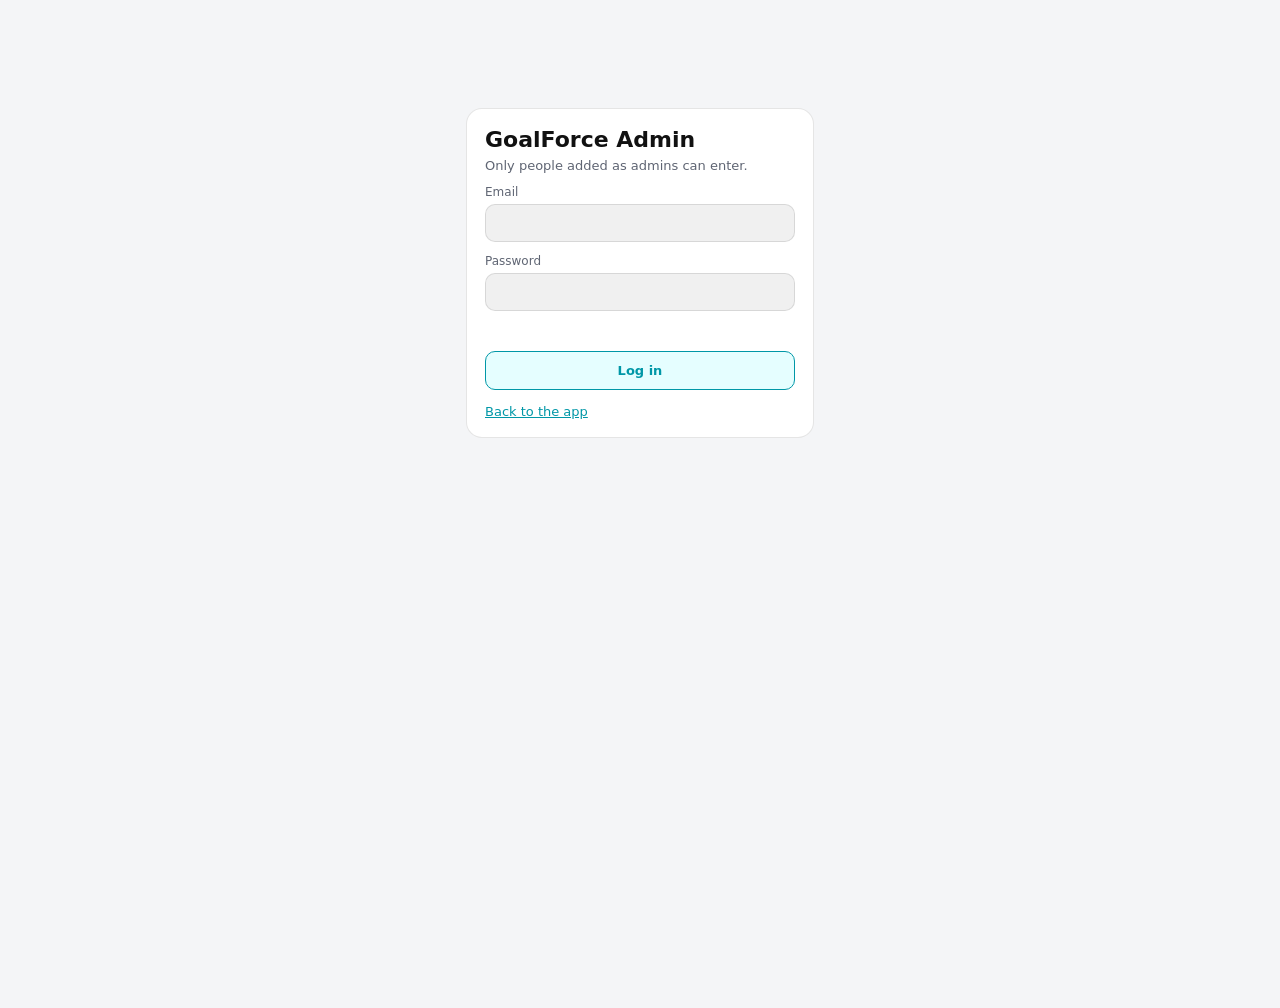
<file: admin.html>
<!DOCTYPE html>
<html lang="en">
<head>
<meta charset="UTF-8">
<meta name="viewport" content="width=device-width, initial-scale=1.0, viewport-fit=cover">
<meta http-equiv="Content-Security-Policy" content="default-src 'self'; script-src 'self' 'unsafe-inline'; style-src 'self' 'unsafe-inline'; img-src 'self' data: blob:; media-src 'self' data: blob:; font-src 'self' data:; connect-src 'self' https://*.supabase.co; manifest-src 'self'; worker-src 'self'; base-uri 'self'; form-action 'self'; object-src 'none'">
<meta name="robots" content="noindex, nofollow">
<meta name="theme-color" content="#000000">
<title>GoalForce Admin</title>
<style>
:root { color-scheme: dark; --bg:#07080b; --card:#12141a; --line:rgba(255,255,255,.09); --text:#fff; --muted:#9a9fac; --cyan:#00f0ff; --green:#00ff88; --yellow:#ffcc00; --red:#ff3366; --purple:#b026ff; }
@media (prefers-color-scheme: light) { :root:not([data-t="dark"]) { color-scheme: light; --bg:#f4f5f7; --card:#fff; --line:rgba(0,0,0,.1); --text:#111; --muted:#5f6573; --cyan:#0097a7; --green:#00805a; --yellow:#8a6500; --red:#d01c4a; --purple:#8e24aa; } }
* { box-sizing: border-box; margin: 0; padding: 0; font-family: system-ui, -apple-system, "Segoe UI", sans-serif; -webkit-tap-highlight-color: transparent; }
body { background: var(--bg); color: var(--text); min-height: 100vh; padding-top: env(safe-area-inset-top); }
button, input, select, textarea { font: inherit; color: inherit; }
h1 { font-size: 22px; } h2 { font-size: 18px; margin-bottom: 14px; } h3 { font-size: 15px; }
.muted { color: var(--muted); font-size: 13px; }
.btn { background: rgba(0,240,255,.1); color: var(--cyan); border: 1px solid var(--cyan); padding: 8px 14px; border-radius: 10px; cursor: pointer; font-weight: 600; font-size: 13px; }
.btn:hover { background: var(--cyan); color: #000; }
.btn.ghost { background: transparent; border-color: var(--line); color: var(--muted); }
.btn.danger { background: transparent; color: var(--red); border-color: var(--red); }
.btn.danger:hover { background: var(--red); color: #fff; }
.btn:disabled { opacity: .5; cursor: default; }
input, select, textarea { width: 100%; padding: 10px 12px; border-radius: 10px; background: rgba(128,128,128,.12); border: 1px solid var(--line); outline: none; font-size: 14px; }
input:focus, select:focus, textarea:focus { border-color: var(--cyan); }
label { display: block; font-size: 12px; color: var(--muted); margin: 12px 0 5px; }
.card { background: var(--card); border: 1px solid var(--line); border-radius: 16px; padding: 18px; margin-bottom: 16px; }
.top { display: flex; justify-content: space-between; align-items: center; gap: 12px; padding: 14px 20px; border-bottom: 1px solid var(--line); flex-wrap: wrap; }
.nav { display: flex; gap: 6px; padding: 12px 20px 0; overflow-x: auto; }
.nav button { background: transparent; border: 1px solid var(--line); color: var(--muted); padding: 8px 14px; border-radius: 10px; cursor: pointer; white-space: nowrap; font-size: 13px; font-weight: 600; }
.nav button.on { color: var(--cyan); border-color: var(--cyan); background: rgba(0,240,255,.1); }
main { padding: 16px 20px 60px; max-width: 1100px; margin: 0 auto; }
.grid { display: grid; grid-template-columns: repeat(auto-fit, minmax(150px, 1fr)); gap: 12px; margin-bottom: 16px; }
.stat { background: var(--card); border: 1px solid var(--line); border-radius: 14px; padding: 14px; }
.stat .l { font-size: 12px; color: var(--muted); } .stat .v { font-size: 26px; font-weight: 700; margin-top: 4px; }
.tablewrap { overflow-x: auto; }
table { width: 100%; border-collapse: collapse; font-size: 13px; min-width: 760px; }
th { text-align: left; color: var(--muted); font-weight: 600; padding: 8px 10px; border-bottom: 1px solid var(--line); white-space: nowrap; }
td { padding: 10px; border-bottom: 1px solid var(--line); vertical-align: middle; word-break: break-word; }
.tag { font-size: 11px; font-weight: 700; padding: 2px 8px; border-radius: 10px; border: 1px solid currentColor; white-space: nowrap; }
.row { display: flex; gap: 8px; flex-wrap: wrap; align-items: center; }
.bars { display: flex; align-items: flex-end; gap: 3px; height: 120px; }
.bars div { flex: 1; background: var(--cyan); border-radius: 3px 3px 0 0; min-height: 2px; opacity: .85; }
.overlay { position: fixed; inset: 0; background: rgba(0,0,0,.7); display: none; align-items: center; justify-content: center; z-index: 50; padding: 16px; }
.overlay.show { display: flex; }
.modal { background: var(--card); border: 1px solid var(--line); border-radius: 18px; padding: 22px; width: 100%; max-width: 440px; max-height: 90vh; overflow-y: auto; }
.toast { position: fixed; top: calc(14px + env(safe-area-inset-top)); left: 50%; transform: translateX(-50%); background: var(--card); border: 1px solid var(--cyan); padding: 10px 18px; border-radius: 30px; z-index: 99; font-size: 14px; max-width: 92vw; }
.toast.err { border-color: var(--red); color: var(--red); }
.checks { display: grid; grid-template-columns: repeat(auto-fill, minmax(110px, 1fr)); gap: 6px; }
.checks label { display: flex; align-items: center; gap: 6px; margin: 0; color: var(--text); font-size: 13px; }
.checks input { width: auto; }
#login { max-width: 380px; margin: 12vh auto 0; padding: 0 16px; }
.hidden { display: none !important; }
a { color: var(--cyan); }
</style>
</head>
<body>

<div id="login" class="hidden">
  <div class="card">
    <h1>GoalForce Admin</h1>
    <div class="muted" style="margin-top: 6px;">Only people added as admins can enter.</div>
    <label for="lEmail">Email</label><input type="email" id="lEmail" autocomplete="email">
    <label for="lPass">Password</label><input type="password" id="lPass" autocomplete="current-password" onkeydown="if (event.key === 'Enter') doLogin()">
    <div id="lMsg" class="muted" style="color: var(--red); min-height: 20px; margin: 10px 0;" aria-live="polite"></div>
    <button class="btn" style="width: 100%; padding: 11px;" onclick="doLogin()">Log in</button>
    <div class="muted" style="margin-top: 14px;"><a href="index.html">Back to the app</a></div>
  </div>
</div>

<div id="app" class="hidden">
  <div class="top"><div><h1>GoalForce Admin</h1><div class="muted" id="who"></div></div><div class="row"><a class="btn ghost" href="index.html" style="text-decoration: none;">Open app</a><button class="btn ghost" onclick="logout()">Log out</button></div></div>
  <div class="nav" id="nav"></div>
  <main id="view"></main>
</div>

<div class="overlay" id="ov" onclick="if (event.target === this) closeModal()"><div class="modal" id="modal"></div></div>
<div id="toastBox"></div>

<script src="config.js"></script>
<script>
const CFG = Object.assign({ url: '', key: '' }, window.GOALFORCE_CONFIG || {});
const READY = /^(https:\/\/|http:\/\/localhost)/.test(CFG.url) && CFG.key.length > 20;
const $ = id => document.getElementById(id);
const esc = s => String(s == null ? '' : s).replace(/&/g, '&amp;').replace(/</g, '&lt;').replace(/>/g, '&gt;').replace(/"/g, '&quot;').replace(/'/g, '&#39;');
const THEME_IDS = ['dark', 'light', 'ocean', 'forest', 'sunset', 'royal', 'rose', 'cyber', 'gold', 'aurora', 'legend', 'vintage'];
let session = null, tab = 'dashboard', usersState = { q: '', page: 0, total: 0, rows: [] };
const PAGE = 25;

function toast(msg, bad) { const t = document.createElement('div'); t.className = 'toast' + (bad ? ' err' : ''); t.textContent = msg; $('toastBox').appendChild(t); setTimeout(() => t.remove(), 3500); }
function openModal(html) { $('modal').innerHTML = html; $('ov').classList.add('show'); }
function closeModal() { $('ov').classList.remove('show'); }
const fdate = d => d ? new Date(d).toLocaleDateString() : '-';
const fdt = d => d ? new Date(d).toLocaleString() : '-';
const ago = d => { if (!d) return 'never'; const s = (Date.now() - new Date(d)) / 1000; return s < 3600 ? Math.max(1, Math.round(s / 60)) + ' min ago' : s < 86400 ? Math.round(s / 3600) + ' h ago' : Math.round(s / 86400) + ' d ago'; };

// ---------- API (Supabase REST, no library) ----------
function save(s) { session = s; try { s ? localStorage.setItem('quantumAdminAuth', JSON.stringify(s)) : localStorage.removeItem('quantumAdminAuth'); } catch (e) {} }
function msgOf(status, data) {
  const raw = String((data && (data.msg || data.error_description || data.message || data.error)) || '').toLowerCase();
  if (raw.includes('invalid login')) return 'Wrong email or password.';
  if (raw.includes('not confirmed')) return 'Please confirm your email first.';
  if (status === 429) return 'Too many tries. Wait a minute.';
  if (raw.includes('not allowed') || (data && data.code === '42501')) return 'You are not allowed to do this.';
  if (status === 404 || raw.includes('could not find the function')) return 'The admin database part is not installed yet. Run 2_admin_setup.sql (or RUN_THIS_SQL.sql).';
  if (status === 401) return 'Your login expired. Please log in again.';
  if (status >= 500) return 'Server problem. Try again later.';
  return (data && data.message) ? String(data.message).slice(0, 140) : 'Something went wrong.';
}
async function api(path, o) {
  o = o || {};
  if (session && o.token === undefined && session.exp - Date.now() / 1000 < 60) await refresh();
  const tok = o.token === undefined ? (session && session.access) : o.token;
  const h = { apikey: CFG.key, 'Content-Type': 'application/json' };
  if (tok) h.Authorization = 'Bearer ' + tok; else if (CFG.key.startsWith('eyJ')) h.Authorization = 'Bearer ' + CFG.key;
  let res;
  try { res = await fetch(CFG.url + path, { method: o.method || 'GET', headers: h, cache: 'no-store', body: o.body !== undefined ? JSON.stringify(o.body) : undefined }); }
  catch (e) { throw { message: 'No internet connection.' }; }
  const txt = await res.text(); let data = null; try { data = txt ? JSON.parse(txt) : null; } catch (e) { data = txt; }
  if (res.status === 401 && o.token === undefined && session && !o.retried && await refresh()) return api(path, Object.assign({}, o, { retried: true }));
  if (!res.ok) throw { status: res.status, data, message: msgOf(res.status, data) };
  return data;
}
const rpc = (name, args) => api('/rest/v1/rpc/' + name, { method: 'POST', body: args || {} });
function setTokens(r) { save({ access: r.access_token, refresh: r.refresh_token || (session && session.refresh), exp: r.expires_at || Math.floor(Date.now() / 1000) + (r.expires_in || 3600), email: r.user ? r.user.email : (session && session.email) }); }
let refreshing = null;
function refresh() {
  if (refreshing) return refreshing;
  refreshing = (async () => {
    try { setTokens(await api('/auth/v1/token?grant_type=refresh_token', { method: 'POST', body: { refresh_token: session.refresh }, token: null })); return true; }
    catch (e) { if (e.status >= 400 && e.status < 500) { save(null); showLogin(); } return false; }
    finally { refreshing = null; }
  })();
  return refreshing;
}

// ---------- login ----------
function showLogin(msg) { $('app').classList.add('hidden'); $('login').classList.remove('hidden'); $('lMsg').textContent = msg || ''; }
async function doLogin() {
  const email = $('lEmail').value.trim().toLowerCase(), pass = $('lPass').value;
  if (!email || !pass) { $('lMsg').textContent = 'Enter email and password.'; return; }
  $('lMsg').textContent = 'Please wait...';
  try {
    setTokens(await api('/auth/v1/token?grant_type=password', { method: 'POST', body: { email, password: pass }, token: null }));
    $('lPass').value = ''; await enter();
  } catch (e) { $('lMsg').textContent = e.message; }
}
async function enter() {
  try {
    const ok = await rpc('is_admin');
    if (ok !== true) { await logout('This account is not an admin.'); return; }
  } catch (e) { await logout(e.message); return; }
  $('login').classList.add('hidden'); $('app').classList.remove('hidden'); $('who').textContent = 'Logged in as ' + (session.email || '');
  renderNav(); go('dashboard');
}
async function logout(msg) {
  if (session) { try { await api('/auth/v1/logout', { method: 'POST' }); } catch (e) {} }
  save(null); showLogin(typeof msg === 'string' ? msg : '');
}

// ---------- navigation ----------
const TABS = [['dashboard', 'Dashboard'], ['users', 'Users'], ['announcements', 'Announcements'], ['settings', 'App settings'], ['codes', 'Premium codes'], ['feedback', 'Feedback'], ['log', 'Audit log']];
function renderNav() { $('nav').innerHTML = TABS.map(([k, l]) => `<button class="${tab === k ? 'on' : ''}" onclick="go('${k}')">${l}</button>`).join(''); }
async function go(t) {
  tab = t; renderNav(); $('view').innerHTML = '<div class="muted">Loading...</div>';
  try { await ({ dashboard: vDashboard, users: vUsers, announcements: vAnn, settings: vSettings, codes: vCodes, feedback: vFeedback, log: vLog }[t])(); }
  catch (e) { $('view').innerHTML = `<div class="card" style="color: var(--red);">${esc(e.message || 'Something went wrong.')}</div>`; }
}

// ---------- dashboard ----------
async function vDashboard() {
  const s = await rpc('admin_stats'), days = s.signups_by_day || [], max = Math.max(1, ...days.map(d => d.n));
  const st = [['Total users', s.total_users], ['New (7 days)', s.new_7d], ['New (30 days)', s.new_30d], ['Active (7 days)', s.active_7d], ['Active (30 days)', s.active_30d], ['Premium now', s.premium_active], ['Suspended', s.banned], ['With cloud backup', s.synced_users], ['New feedback', s.feedback_new]];
  $('view').innerHTML = `<div class="grid">${st.map(([l, v]) => `<div class="stat"><div class="l">${l}</div><div class="v">${Number(v) || 0}</div></div>`).join('')}</div>
    <div class="card"><h2>New sign-ups, last 30 days</h2><div class="bars">${days.map(d => `<div title="${esc(d.day)}: ${d.n}" style="height: ${Math.round(d.n / max * 100)}%"></div>`).join('')}</div><div class="muted" style="margin-top: 8px;">${esc((days[0] || {}).day || '')} to ${esc((days[days.length - 1] || {}).day || '')}</div></div>
    <div class="card"><h2>Money and ads</h2><div class="muted" style="line-height: 1.7;">Ad earnings (AdMob) and Google Play sales are not stored in this database. See them in the official dashboards:<br>
      <a href="https://admob.google.com" target="_blank" rel="noopener">AdMob</a> &middot; <a href="https://play.google.com/console" target="_blank" rel="noopener">Google Play Console</a> &middot; <a href="https://supabase.com/dashboard" target="_blank" rel="noopener">Supabase</a></div></div>`;
}

// ---------- users ----------
async function loadUsers() { const r = await rpc('admin_users', { q: usersState.q, lim: PAGE, off: usersState.page * PAGE }); usersState.total = r.total; usersState.rows = r.rows; }
async function vUsers() { await loadUsers(); drawUsers(true); }
function drawUsers(full) {
  const u = usersState, pages = Math.max(1, Math.ceil(u.total / PAGE));
  const rows = u.rows.map((r, i) => `<tr>
    <td>${esc(r.email)}${r.note ? `<div class="muted">${esc(r.note)}</div>` : ''}</td><td>${fdate(r.created_at)}</td><td>${ago(r.last_seen)}</td>
    <td>${r.plan === 'premium' ? `<span class="tag" style="color: var(--yellow);">PREMIUM</span><div class="muted">until ${fdate(r.premium_until)}</div>` : '<span class="muted">Free</span>'}</td>
    <td>${Number(r.habits) || 0} / ${Number(r.xp) || 0}</td><td>${r.banned ? '<span class="tag" style="color: var(--red);">SUSPENDED</span>' : '<span class="tag" style="color: var(--green);">OK</span>'}</td>
    <td><div class="row"><button class="btn" onclick="premiumModal(${i})">Premium</button><button class="btn ${r.banned ? '' : 'danger'}" onclick="toggleBan(${i})">${r.banned ? 'Unsuspend' : 'Suspend'}</button><button class="btn ghost" onclick="noteModal(${i})">Note</button></div></td></tr>`).join('');
  const table = `<div class="tablewrap"><table><thead><tr><th>Email</th><th>Joined</th><th>Last seen</th><th>Plan</th><th>Habits / XP</th><th>Status</th><th></th></tr></thead><tbody>${rows || '<tr><td colspan="7" class="muted">No users found.</td></tr>'}</tbody></table></div>
    <div class="row" style="margin-top: 12px; justify-content: space-between;"><span class="muted">${u.total} user${u.total === 1 ? '' : 's'} - page ${u.page + 1} of ${pages}</span><div class="row"><button class="btn ghost" ${u.page === 0 ? 'disabled' : ''} onclick="usersPage(-1)">Previous</button><button class="btn ghost" ${u.page + 1 >= pages ? 'disabled' : ''} onclick="usersPage(1)">Next</button></div></div>`;
  if (full) {
    $('view').innerHTML = `<div class="card"><div class="row" style="justify-content: space-between; margin-bottom: 12px;"><h2 style="margin: 0;">Users</h2><button class="btn" onclick="exportUsers()">Export CSV</button></div>
      <div class="row" style="margin-bottom: 14px;"><input id="uq" placeholder="Search by email" value="${esc(u.q)}" style="max-width: 320px;" onkeydown="if (event.key === 'Enter') usersSearch()"><button class="btn" onclick="usersSearch()">Search</button></div><div id="utable">${table}</div></div>`;
  } else $('utable').innerHTML = table;
}
async function usersSearch() { usersState.q = $('uq').value.trim(); usersState.page = 0; await loadUsers(); drawUsers(false); }
async function usersPage(d) { usersState.page = Math.max(0, usersState.page + d); await loadUsers(); drawUsers(false); }
const U = i => usersState.rows[i];
function premiumModal(i) {
  const r = U(i);
  openModal(`<h2>Premium for ${esc(r.email)}</h2><div class="muted" style="margin-bottom: 12px;">Now: ${r.plan === 'premium' ? 'Premium until ' + fdate(r.premium_until) : 'Free'}</div>
    <div class="row"><button class="btn" onclick="givePremium(${i}, 30)">+30 days</button><button class="btn" onclick="givePremium(${i}, 90)">+90 days</button><button class="btn" onclick="givePremium(${i}, 365)">+1 year</button></div>
    <label for="pDate">Or choose an end date</label><input type="date" id="pDate"><div class="row" style="margin-top: 14px;"><button class="btn" onclick="setPremiumDate(${i})">Set date</button><button class="btn danger" onclick="removePremium(${i})">Remove premium</button><button class="btn ghost" onclick="closeModal()">Cancel</button></div>`);
}
async function setPremium(i, until, okMsg) {
  try { await rpc('admin_set_premium', { target: U(i).user_id, until }); closeModal(); toast(okMsg); await loadUsers(); drawUsers(false); } catch (e) { toast(e.message, true); }
}
function givePremium(i, days) { const r = U(i), base = r.premium_until && new Date(r.premium_until) > new Date() ? new Date(r.premium_until) : new Date(); base.setDate(base.getDate() + days); return setPremium(i, base.toISOString(), 'Premium updated'); }
function setPremiumDate(i) { const v = $('pDate').value; if (!v) return toast('Pick a date first.', true); return setPremium(i, new Date(v + 'T23:59:59Z').toISOString(), 'Premium updated'); }
function removePremium(i) { return setPremium(i, null, 'Premium removed'); }
async function toggleBan(i) {
  const r = U(i), flag = !r.banned;
  if (flag && !confirm('Suspend ' + r.email + '? They can still use the app on their device, but cloud backup stops.')) return;
  try { await rpc('admin_set_banned', { target: r.user_id, flag }); toast(flag ? 'User suspended' : 'User unsuspended'); await loadUsers(); drawUsers(false); } catch (e) { toast(e.message, true); }
}
function noteModal(i) { const r = U(i); openModal(`<h2>Note for ${esc(r.email)}</h2><label for="nTxt">Private note (only admins see it)</label><textarea id="nTxt" rows="3" maxlength="500">${esc(r.note || '')}</textarea><div class="row" style="margin-top: 14px;"><button class="btn" onclick="saveNote(${i})">Save</button><button class="btn ghost" onclick="closeModal()">Cancel</button></div>`); }
async function saveNote(i) { try { await rpc('admin_set_note', { target: U(i).user_id, txt: $('nTxt').value }); closeModal(); toast('Note saved'); await loadUsers(); drawUsers(false); } catch (e) { toast(e.message, true); } }
const csvCell = v => { let s = String(v == null ? '' : v); if (/^[=+\-@\t\r]/.test(s)) s = "'" + s; return '"' + s.replace(/"/g, '""') + '"'; };
async function exportUsers() {
  try {
    let off = 0, all = [], total = 1;
    while (off < total && off < 20000) { const r = await rpc('admin_users', { q: usersState.q, lim: 1000, off }); total = r.total; all = all.concat(r.rows); if (!r.rows.length) break; off += 1000; }
    const head = ['email', 'joined', 'last_seen', 'plan', 'premium_until', 'suspended', 'habits', 'xp', 'last_backup'];
    const lines = [head.join(',')].concat(all.map(r => [r.email, r.created_at, r.last_seen, r.plan, r.premium_until, r.banned, r.habits, r.xp, r.synced_at].map(csvCell).join(',')));
    const a = document.createElement('a'); a.href = URL.createObjectURL(new Blob([lines.join('\n')], { type: 'text/csv' })); a.download = 'goalforce-users-' + new Date().toISOString().slice(0, 10) + '.csv';
    document.body.appendChild(a); a.click(); a.remove(); setTimeout(() => URL.revokeObjectURL(a.href), 1000); toast('Exported ' + all.length + ' users');
  } catch (e) { toast(e.message, true); }
}

// ---------- announcements ----------
let annCache = [];
async function vAnn() {
  annCache = await rpc('admin_announcements');
  const rows = annCache.map((a, i) => `<tr><td><b>${esc(a.title)}</b><div class="muted">${esc(a.body)}</div></td><td>${a.active ? '<span class="tag" style="color: var(--green);">ACTIVE</span>' : '<span class="tag muted">OFF</span>'}</td><td>${a.expires_at ? fdate(a.expires_at) : 'No end'}</td><td><div class="row"><button class="btn" onclick="annModal(${i})">Edit</button><button class="btn danger" onclick="annDelete(${i})">Delete</button></div></td></tr>`).join('');
  $('view').innerHTML = `<div class="card"><div class="row" style="justify-content: space-between; margin-bottom: 12px;"><h2 style="margin: 0;">Announcements</h2><button class="btn" onclick="annModal(-1)">New announcement</button></div><div class="muted" style="margin-bottom: 10px;">Active announcements appear on every user's home screen until they dismiss them.</div><div class="tablewrap"><table><thead><tr><th>Message</th><th>Status</th><th>Ends</th><th></th></tr></thead><tbody>${rows || '<tr><td colspan="4" class="muted">No announcements yet.</td></tr>'}</tbody></table></div></div>`;
}
function annModal(i) {
  const a = i >= 0 ? annCache[i] : { title: '', body: '', active: true, expires_at: null };
  openModal(`<h2>${i >= 0 ? 'Edit' : 'New'} announcement</h2><label for="aT">Title</label><input id="aT" maxlength="120" value="${esc(a.title)}"><label for="aB">Message</label><textarea id="aB" rows="3" maxlength="1000">${esc(a.body)}</textarea>
    <label for="aE">Ends on (optional)</label><input type="date" id="aE" value="${a.expires_at ? esc(String(a.expires_at).slice(0, 10)) : ''}">
    <label style="display: flex; gap: 8px; align-items: center; color: var(--text);"><input type="checkbox" id="aA" style="width: auto;" ${a.active ? 'checked' : ''}> Show to users</label>
    <div class="row" style="margin-top: 14px;"><button class="btn" onclick="annSave(${i})">Save</button><button class="btn ghost" onclick="closeModal()">Cancel</button></div>`);
}
async function annSave(i) {
  const t = $('aT').value.trim(); if (!t) return toast('Write a title.', true);
  const e = $('aE').value;
  try { await rpc('admin_save_announcement', { a_id: i >= 0 ? annCache[i].id : null, a_title: t, a_body: $('aB').value.trim(), a_active: $('aA').checked, a_expires: e ? new Date(e + 'T23:59:59Z').toISOString() : null }); closeModal(); toast('Saved'); vAnn(); } catch (er) { toast(er.message, true); }
}
async function annDelete(i) { if (!confirm('Delete this announcement?')) return; try { await rpc('admin_delete_announcement', { a_id: annCache[i].id }); toast('Deleted'); vAnn(); } catch (e) { toast(e.message, true); } }

// ---------- app settings ----------
async function vSettings() {
  const s = await rpc('admin_get_settings'), m = s.maintenance || {}, locked = Array.isArray(s.premium_themes) ? s.premium_themes : [];
  $('view').innerHTML = `<div class="card"><h2>App settings</h2>
    <label style="display: flex; gap: 8px; align-items: center; color: var(--text);"><input type="checkbox" id="sM" style="width: auto;" ${m.on ? 'checked' : ''}> Maintenance notice (shows a banner to everyone)</label>
    <label for="sMm">Maintenance message</label><input id="sMm" maxlength="200" value="${esc(m.message || '')}">
    <label style="display: flex; gap: 8px; align-items: center; color: var(--text);"><input type="checkbox" id="sAd" style="width: auto;" ${s.ads_enabled === false ? '' : 'checked'}> Ads allowed for free users (used by the Android app)</label>
    <label>Premium-only themes (everyone else sees an upgrade message; none ticked = all themes free)</label><div class="checks">${THEME_IDS.map(t => `<label><input type="checkbox" class="pt" value="${t}" ${locked.includes(t) ? 'checked' : ''}> ${t}</label>`).join('')}</div>
    <label for="sU">Text shown on the "Go Premium" screen</label><textarea id="sU" rows="3" maxlength="400">${esc(typeof s.upgrade_text === 'string' ? s.upgrade_text : '')}</textarea>
    <label for="sE">Support email shown to users</label><input id="sE" type="email" maxlength="120" value="${esc(typeof s.support_email === 'string' ? s.support_email : '')}">
    <div class="row" style="margin-top: 16px;"><button class="btn" onclick="saveSettings()">Save settings</button></div></div>`;
}
async function saveSettings() {
  const themes = [...document.querySelectorAll('.pt:checked')].map(x => x.value);
  try {
    await rpc('admin_set_setting', { k: 'maintenance', v: { on: $('sM').checked, message: $('sMm').value.trim() } });
    await rpc('admin_set_setting', { k: 'ads_enabled', v: $('sAd').checked });
    await rpc('admin_set_setting', { k: 'premium_themes', v: themes });
    await rpc('admin_set_setting', { k: 'upgrade_text', v: $('sU').value.trim() });
    await rpc('admin_set_setting', { k: 'support_email', v: $('sE').value.trim() });
    toast('Settings saved. Users see them the next time the app opens.');
  } catch (e) { toast(e.message, true); }
}

// ---------- premium codes ----------
let codeCache = [];
async function vCodes() {
  codeCache = await rpc('admin_codes', { lim: 200 });
  const rows = codeCache.map((c, i) => `<tr><td><code style="font-size: 14px; letter-spacing: 1px;">${esc(c.code)}</code></td><td>${Number(c.days)} days</td><td>${Number(c.used_count)} / ${Number(c.max_uses)}</td><td>${c.expires_at ? fdate(c.expires_at) : 'No end'}</td><td class="muted">${esc(c.note || '')}</td><td><button class="btn danger" onclick="codeDelete(${i})">Delete</button></td></tr>`).join('');
  $('view').innerHTML = `<div class="card"><h2>Create Premium codes</h2><div class="muted" style="margin-bottom: 8px;">Give or sell a code. The user enters it in the app (Settings, or the Go Premium screen) and gets Premium for that many days.</div>
    <div class="grid" style="grid-template-columns: repeat(auto-fit, minmax(130px, 1fr)); margin: 0;">
      <div><label for="cN">How many codes</label><input type="number" id="cN" min="1" max="200" value="5"></div>
      <div><label for="cD">Days of Premium</label><input type="number" id="cD" min="1" max="3650" value="30"></div>
      <div><label for="cM">Uses per code</label><input type="number" id="cM" min="1" max="10000" value="1"></div>
      <div><label for="cE">Code ends on (optional)</label><input type="date" id="cE"></div></div>
    <label for="cT">Note for yourself (optional)</label><input id="cT" maxlength="200" placeholder="e.g. Diwali offer, sold on WhatsApp"><div class="row" style="margin-top: 14px;"><button class="btn" onclick="codesCreate()">Create codes</button></div></div>
    <div class="card"><h2>Your codes</h2><div class="tablewrap"><table><thead><tr><th>Code</th><th>Gives</th><th>Used</th><th>Ends</th><th>Note</th><th></th></tr></thead><tbody>${rows || '<tr><td colspan="6" class="muted">No codes yet.</td></tr>'}</tbody></table></div></div>`;
}
async function codesCreate() {
  const n = parseInt($('cN').value, 10), d = parseInt($('cD').value, 10), m = parseInt($('cM').value, 10), e = $('cE').value;
  if (!(n >= 1 && n <= 200 && d >= 1 && d <= 3650 && m >= 1)) return toast('Check the numbers.', true);
  try {
    const made = await rpc('admin_create_codes', { n, d, m, ex: e ? new Date(e + 'T23:59:59Z').toISOString() : null, nt: $('cT').value.trim() });
    openModal(`<h2>${made.length} code${made.length === 1 ? '' : 's'} created</h2><div class="muted" style="margin-bottom: 8px;">Copy them now. Each gives ${d} days of Premium.</div><textarea id="cOut" rows="8" readonly style="font-family: monospace;">${esc(made.join('\n'))}</textarea><div class="row" style="margin-top: 14px;"><button class="btn" onclick="copyCodes()">Copy</button><button class="btn ghost" onclick="closeModal(); vCodes()">Close</button></div>`);
  } catch (er) { toast(er.message, true); }
}
function copyCodes() { const t = $('cOut'); t.select(); try { navigator.clipboard.writeText(t.value).then(() => toast('Copied')); } catch (e) { document.execCommand('copy'); toast('Copied'); } }
async function codeDelete(i) { if (!confirm('Delete code ' + codeCache[i].code + '?')) return; try { await rpc('admin_delete_code', { c: codeCache[i].code }); toast('Deleted'); vCodes(); } catch (e) { toast(e.message, true); } }

// ---------- feedback + audit log ----------
async function vFeedback() {
  const list = await rpc('admin_feedback', { lim: 100 });
  const rows = list.map((f, i) => `<tr><td>${fdt(f.created_at)}</td><td>${esc(f.email || 'deleted user')}</td><td><span class="tag">${esc(f.kind)}</span></td><td style="white-space: pre-wrap;">${esc(f.message)}</td><td>${f.status === 'new' ? `<button class="btn" onclick="fbDone('${esc(f.id)}')">Mark done</button>` : '<span class="muted">done</span>'}</td></tr>`).join('');
  $('view').innerHTML = `<div class="card"><h2>User feedback</h2><div class="tablewrap"><table><thead><tr><th>When</th><th>From</th><th>Type</th><th>Message</th><th></th></tr></thead><tbody>${rows || '<tr><td colspan="5" class="muted">No feedback yet.</td></tr>'}</tbody></table></div></div>`;
}
async function fbDone(id) { try { await rpc('admin_feedback_status', { f_id: id, new_status: 'done' }); vFeedback(); } catch (e) { toast(e.message, true); } }
async function vLog() {
  const list = await rpc('admin_log_list', { lim: 100 });
  const rows = list.map(l => `<tr><td>${fdt(l.created_at)}</td><td>${esc(l.admin_email || '-')}</td><td><span class="tag">${esc(l.action)}</span></td><td>${esc(l.target_email || '')}</td><td class="muted">${esc(l.detail ? JSON.stringify(l.detail) : '')}</td></tr>`).join('');
  $('view').innerHTML = `<div class="card"><h2>Audit log (what admins changed)</h2><div class="tablewrap"><table><thead><tr><th>When</th><th>Admin</th><th>Action</th><th>User</th><th>Details</th></tr></thead><tbody>${rows || '<tr><td colspan="5" class="muted">Nothing yet.</td></tr>'}</tbody></table></div></div>`;
}

// ---------- start ----------
(async function () {
  if (!READY) { showLogin('Not set up yet: fill in config.js with your Supabase URL and key.'); return; }
  try { session = JSON.parse(localStorage.getItem('quantumAdminAuth') || 'null'); } catch (e) { session = null; }
  if (session && session.access) await enter(); else showLogin();
})();
</script>
</body>
</html>
</file>
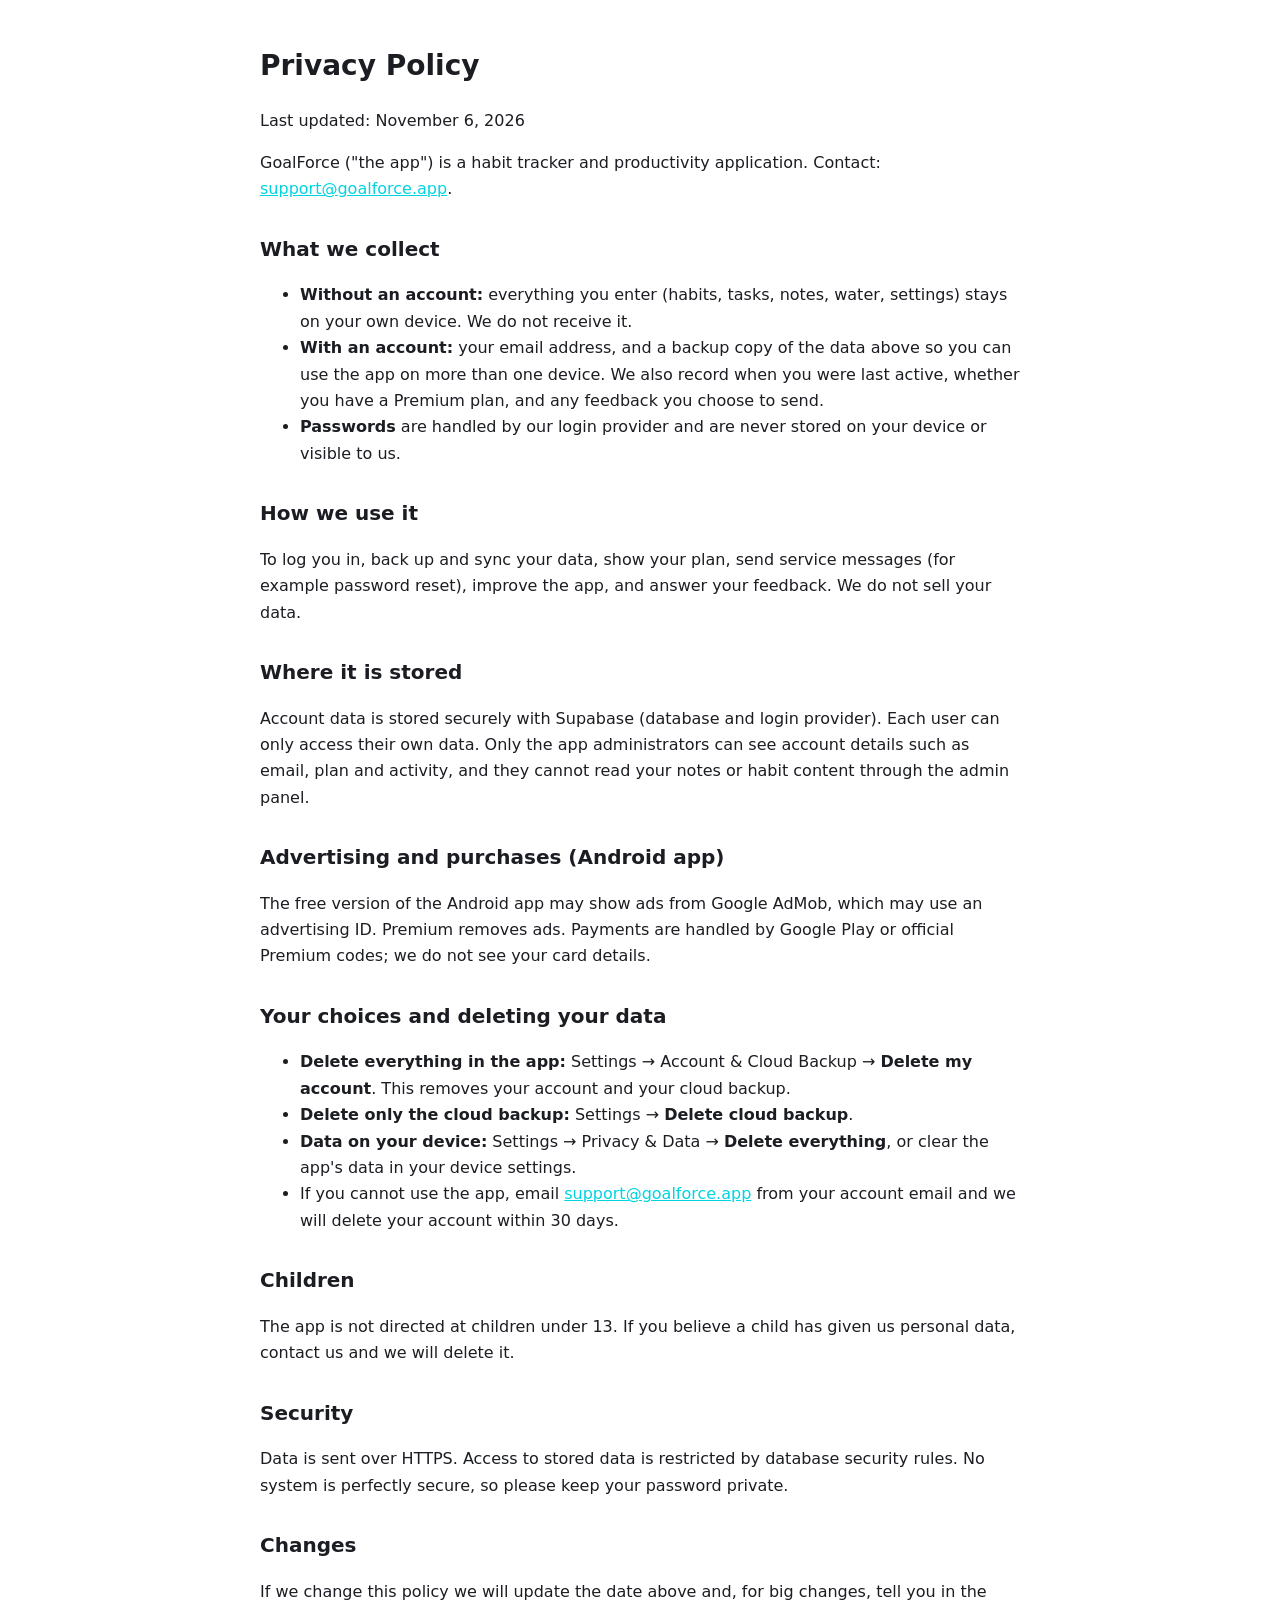
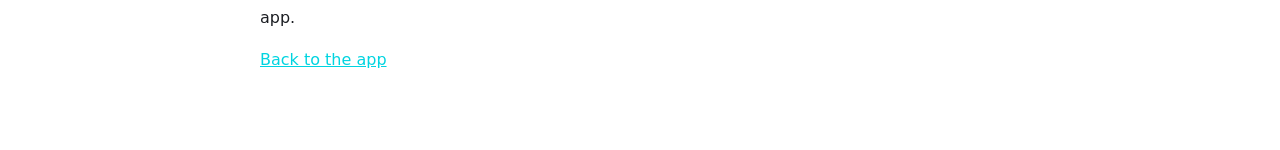
<file: privacy.html>
<!DOCTYPE html>
<html lang="en"><head><meta charset="UTF-8"><meta name="viewport" content="width=device-width, initial-scale=1.0">
<title>Privacy Policy - GoalForce</title>
<style>
:root{color-scheme:dark light}body{font-family:system-ui,-apple-system,"Segoe UI",sans-serif;max-width:760px;margin:0 auto;padding:24px 18px 60px;line-height:1.65;background:#0b0c10;color:#e9eaee}
@media(prefers-color-scheme:light){body{background:#fff;color:#1b1d22}a{color:#006d7a}}a{color:#00d4e0}h1{font-size:28px}h2{margin-top:30px;font-size:20px}
</style></head><body>
<h1>Privacy Policy</h1>
<p>Last updated: November 6, 2026</p>
<p>GoalForce ("the app") is a habit tracker and productivity application. Contact: <a href="mailto:support@goalforce.app">support@goalforce.app</a>.</p>

<h2>What we collect</h2>
<ul>
<li><b>Without an account:</b> everything you enter (habits, tasks, notes, water, settings) stays on your own device. We do not receive it.</li>
<li><b>With an account:</b> your email address, and a backup copy of the data above so you can use the app on more than one device. We also record when you were last active, whether you have a Premium plan, and any feedback you choose to send.</li>
<li><b>Passwords</b> are handled by our login provider and are never stored on your device or visible to us.</li>
</ul>

<h2>How we use it</h2>
<p>To log you in, back up and sync your data, show your plan, send service messages (for example password reset), improve the app, and answer your feedback. We do not sell your data.</p>

<h2>Where it is stored</h2>
<p>Account data is stored securely with Supabase (database and login provider). Each user can only access their own data. Only the app administrators can see account details such as email, plan and activity, and they cannot read your notes or habit content through the admin panel.</p>

<h2>Advertising and purchases (Android app)</h2>
<p>The free version of the Android app may show ads from Google AdMob, which may use an advertising ID. Premium removes ads. Payments are handled by Google Play or official Premium codes; we do not see your card details.</p>

<h2 id="delete">Your choices and deleting your data</h2>
<ul>
<li><b>Delete everything in the app:</b> Settings &rarr; Account &amp; Cloud Backup &rarr; <b>Delete my account</b>. This removes your account and your cloud backup.</li>
<li><b>Delete only the cloud backup:</b> Settings &rarr; <b>Delete cloud backup</b>.</li>
<li><b>Data on your device:</b> Settings &rarr; Privacy &amp; Data &rarr; <b>Delete everything</b>, or clear the app's data in your device settings.</li>
<li>If you cannot use the app, email <a href="mailto:support@goalforce.app">support@goalforce.app</a> from your account email and we will delete your account within 30 days.</li>
</ul>

<h2>Children</h2>
<p>The app is not directed at children under 13. If you believe a child has given us personal data, contact us and we will delete it.</p>

<h2>Security</h2>
<p>Data is sent over HTTPS. Access to stored data is restricted by database security rules. No system is perfectly secure, so please keep your password private.</p>

<h2>Changes</h2>
<p>If we change this policy we will update the date above and, for big changes, tell you in the app.</p>
<p><a href="index.html">Back to the app</a></p>
</body></html>
</file>
<file: features.css>
/* GoalForce - new feature styles (Smart features, Reports, Focus, Goals, Social, Templates, Pattern lock) */

/* ---------- login gate: Google / Apple ---------- */
.fx-gate-social { margin: 4px 0 6px; }
.fx-gate-or { display: flex; align-items: center; gap: 10px; color: var(--text-muted); font-size: 12px; margin: 6px 0 12px; }
.fx-gate-or::before, .fx-gate-or::after { content: ""; flex: 1; height: 1px; background: var(--border-color); }
.fx-gate-btns { display: flex; gap: 10px; }
.fx-oauth { flex: 1; display: inline-flex; align-items: center; justify-content: center; gap: 8px; padding: 11px 10px; border-radius: 12px; border: 1px solid rgba(var(--tint), 0.18); background: rgba(var(--tint), 0.04); color: var(--text-main); font: inherit; font-size: 14px; font-weight: 600; cursor: pointer; }
.fx-oauth:hover { border-color: var(--neon-cyan); }

/* ---------- shared bits ---------- */
.fx-grid { display: grid; grid-template-columns: repeat(auto-fit, minmax(150px, 1fr)); gap: 12px; margin-bottom: 18px; }
.fx-tile { background: rgba(var(--tint), 0.04); border: 1px solid var(--border-color); border-radius: 14px; padding: 14px; }
.fx-tile .k { font-size: 12px; color: var(--text-muted); margin-bottom: 4px; }
.fx-tile .v { font-size: 24px; font-weight: 700; }
.fx-tile .d { font-size: 11px; margin-top: 3px; color: var(--text-muted); }
.fx-up { color: var(--neon-green); } .fx-down { color: var(--neon-red); }
.fx-bar { height: 8px; border-radius: 6px; background: rgba(var(--tint), 0.1); overflow: hidden; }
.fx-bar > i { display: block; height: 100%; width: 0; background: var(--neon-cyan); border-radius: 6px; transition: width .4s; }
.fx-bar.green > i { background: var(--neon-green); }
.fx-row { display: flex; align-items: center; gap: 12px; padding: 12px; border: 1px solid var(--border-color); border-radius: 14px; margin-bottom: 8px; background: rgba(var(--tint), 0.03); }
.fx-row .grow { flex: 1; min-width: 0; }
.fx-row .t { font-size: 14px; font-weight: 600; word-break: break-word; }
.fx-row .s { font-size: 12px; color: var(--text-muted); margin-top: 2px; }
.fx-chk { width: 24px; height: 24px; border-radius: 50%; border: 2px solid var(--text-muted); flex-shrink: 0; display: grid; place-items: center; font-size: 13px; color: transparent; }
.fx-chk.on { background: var(--neon-green); border-color: var(--neon-green); color: #000; }
.fx-xp { font-size: 12px; font-weight: 700; color: var(--neon-yellow); white-space: nowrap; }
.fx-muted { color: var(--text-muted); font-size: 13px; }
.fx-h3 { font-size: 15px; font-weight: 700; margin: 4px 0 10px; }
.fx-sec { margin-bottom: 26px; }
.fx-chips { display: flex; gap: 8px; flex-wrap: wrap; }
.fx-chips .quick-chip.on { border-color: var(--neon-cyan); color: var(--neon-cyan); background: color-mix(in srgb, var(--neon-cyan) 8%, transparent); }
.fx-form { display: grid; grid-template-columns: repeat(auto-fit, minmax(170px, 1fr)); gap: 12px; align-items: end; margin-bottom: 14px; }
.fx-form .input-group { margin: 0; }
.fx-note { font-size: 12px; color: var(--text-muted); line-height: 1.6; margin-top: 8px; }
.fx-empty { text-align: center; color: var(--text-muted); font-size: 13px; padding: 22px 6px; }

/* ---------- Smart Today panel ---------- */
.fx-smart { border: 1px solid color-mix(in srgb, var(--neon-cyan) 25%, transparent); }
.fx-energy { display: flex; align-items: center; gap: 10px; flex-wrap: wrap; margin-bottom: 14px; }
.fx-energy .lbl { font-size: 13px; color: var(--text-muted); margin-right: 4px; }
.fx-energy button { border: 1px solid var(--border-color); background: rgba(var(--tint), 0.04); color: var(--text-main); padding: 7px 14px; border-radius: 20px; font: inherit; font-size: 13px; cursor: pointer; display: inline-flex; align-items: center; gap: 7px; }
.fx-energy button .dot { width: 9px; height: 9px; border-radius: 50%; background: currentColor; }
.fx-energy button.on { border-color: var(--neon-cyan); color: var(--neon-cyan); background: color-mix(in srgb, var(--neon-cyan) 10%, transparent); }
.fx-energy button[data-e="1"] .dot { color: var(--neon-red); } .fx-energy button[data-e="3"] .dot { color: var(--neon-yellow); } .fx-energy button[data-e="5"] .dot { color: var(--neon-green); }
.fx-comeback { display: flex; gap: 12px; padding: 14px; border-radius: 14px; margin-bottom: 14px; background: color-mix(in srgb, var(--neon-purple) 10%, transparent); border: 1px solid color-mix(in srgb, var(--neon-purple) 40%, transparent); }
.fx-comeback b { display: block; margin-bottom: 3px; }
.fx-comeback.done { background: color-mix(in srgb, var(--neon-green) 8%, transparent); border-color: color-mix(in srgb, var(--neon-green) 35%, transparent); }
.fx-realxp { display: flex; justify-content: space-between; align-items: center; gap: 10px; flex-wrap: wrap; margin-top: 12px; padding-top: 12px; border-top: 1px dashed var(--border-color); font-size: 13px; }
.fx-realxp b { color: var(--neon-yellow); }

/* ---------- Energy Mode filtering ---------- */
html[data-energy="1"]:not(.fx-showall) #habitList .habit-row[data-effort="hard"],
html[data-energy="1"]:not(.fx-showall) #homeTasks .habit-row[data-prio="2"],
html[data-energy="1"]:not(.fx-showall) #homeTasks .habit-row[data-prio="3"] { display: none; }
html[data-energy="1"]:not(.fx-showall) #habitList .habit-row[data-effort="normal"] { opacity: .6; }
html[data-energy="3"]:not(.fx-showall) #habitList .habit-row[data-effort="hard"] { opacity: .6; }
html[data-energy="5"] #habitList .habit-row[data-effort="hard"] { box-shadow: 0 0 0 1px color-mix(in srgb, var(--neon-green) 35%, transparent); }
.fx-energy-note { display: flex; justify-content: space-between; align-items: center; gap: 10px; flex-wrap: wrap; padding: 10px 14px; border-radius: 12px; border: 1px solid var(--border-color); background: rgba(var(--tint), .04); font-size: 13px; margin-bottom: 14px; color: var(--text-muted); }
.fx-energy-note .quick-chip { margin: 0; }

/* ---------- Reports ---------- */
.fx-bars { display: flex; align-items: flex-end; gap: 8px; height: 120px; margin: 6px 0 4px; }
.fx-bars .c { flex: 1; display: flex; flex-direction: column; align-items: center; justify-content: flex-end; height: 100%; gap: 5px; font-size: 11px; color: var(--text-muted); }
.fx-bars .c i { display: block; width: 100%; max-width: 34px; border-radius: 6px 6px 2px 2px; background: var(--neon-cyan); min-height: 3px; }
.fx-heat { display: grid; grid-template-columns: repeat(7, 1fr); gap: 5px; max-width: 360px; }
.fx-heat span { aspect-ratio: 1; border-radius: 6px; background: rgba(var(--tint), .07); display: grid; place-items: center; font-size: 10px; color: var(--text-muted); }
.fx-heat span.h1 { background: color-mix(in srgb, var(--neon-green) 22%, transparent); color: var(--text-main); } .fx-heat span.h2 { background: color-mix(in srgb, var(--neon-green) 45%, transparent); color: var(--text-main); }
.fx-heat span.h3 { background: color-mix(in srgb, var(--neon-green) 70%, transparent); color: #000; } .fx-heat span.h4 { background: var(--neon-green); color: #000; }
.fx-heat span.today { outline: 2px solid var(--neon-purple); }
.fx-heat-head { display: grid; grid-template-columns: repeat(7, 1fr); gap: 5px; max-width: 360px; font-size: 10px; color: var(--text-muted); text-align: center; margin-bottom: 5px; }
.fx-insight { display: flex; gap: 12px; padding: 14px; border: 1px solid var(--border-color); border-radius: 14px; margin-bottom: 10px; background: rgba(var(--tint), .03); }
.fx-insight .ic { width: 34px; height: 34px; flex-shrink: 0; border-radius: 10px; display: grid; place-items: center; background: color-mix(in srgb, var(--neon-cyan) 12%, transparent); color: var(--neon-cyan); font-weight: 800; }
.fx-insight.warn .ic { background: color-mix(in srgb, var(--neon-yellow) 14%, transparent); color: var(--neon-yellow); } .fx-insight.good .ic { background: color-mix(in srgb, var(--neon-green) 12%, transparent); color: var(--neon-green); }
.fx-insight .t { font-weight: 700; font-size: 14px; margin-bottom: 2px; } .fx-insight .s { font-size: 13px; color: var(--text-muted); line-height: 1.5; }

/* ---------- Focus Mode ---------- */
#fxFocus { position: fixed; inset: 0; z-index: 4800; background: var(--bg-base); display: none; flex-direction: column; align-items: center; justify-content: center; gap: 18px; padding: 24px; text-align: center; }
#fxFocus.show { display: flex; }
.fx-focus-ring { position: relative; width: 240px; height: 240px; }
.fx-focus-ring svg { width: 240px; height: 240px; transform: rotate(-90deg); }
.fx-focus-ring circle { fill: none; stroke-width: 10; }
.fx-focus-ring .bg { stroke: rgba(var(--tint), .1); } .fx-focus-ring .fg { stroke: var(--neon-cyan); stroke-linecap: round; stroke-dasharray: 691; stroke-dashoffset: 0; transition: stroke-dashoffset .5s linear; }
.fx-focus-time { position: absolute; inset: 0; display: grid; place-items: center; font-size: 50px; font-weight: 700; font-variant-numeric: tabular-nums; }
html.fx-focusing .sidebar, html.fx-focusing .mobile-nav, html.fx-focusing .notify-stack, html.fx-focusing .more-sheet { display: none !important; }
html.fx-focusing body { overflow: hidden; }
.fx-quote { font-size: 13px; color: var(--text-muted); max-width: 320px; }

/* ---------- Goals ---------- */
.fx-goal.done { border-color: color-mix(in srgb, var(--neon-green) 40%, transparent); }
.fx-goal .pct { font-weight: 700; font-size: 14px; }

/* ---------- Social ---------- */
.fx-card-wrap { display: flex; gap: 20px; flex-wrap: wrap; align-items: flex-start; }
.fx-card-wrap canvas { width: 280px; max-width: 100%; border-radius: 18px; border: 1px solid var(--border-color); background: #0a0a14; }
.fx-lb-row { display: flex; align-items: center; gap: 12px; padding: 10px 12px; border-radius: 12px; border: 1px solid var(--border-color); margin-bottom: 6px; }
.fx-lb-row.me { border-color: var(--neon-cyan); background: color-mix(in srgb, var(--neon-cyan) 7%, transparent); }
.fx-lb-row .rk { width: 28px; text-align: center; font-weight: 800; color: var(--neon-yellow); }
.fx-lb-row .nm { flex: 1; min-width: 0; font-weight: 600; font-size: 14px; word-break: break-word; }
.fx-lb-row .sc { font-weight: 700; color: var(--neon-cyan); white-space: nowrap; font-size: 14px; }
.fx-post { padding: 12px; border: 1px solid var(--border-color); border-radius: 12px; margin-bottom: 8px; }
.fx-post .h { display: flex; justify-content: space-between; gap: 8px; font-size: 12px; color: var(--text-muted); margin-bottom: 4px; }
.fx-post .b { font-size: 14px; word-break: break-word; white-space: pre-wrap; }
.fx-dots { display: flex; gap: 4px; flex-wrap: wrap; margin-top: 8px; }
.fx-dots i { width: 14px; height: 14px; border-radius: 4px; background: rgba(var(--tint), .1); }
.fx-dots i.ok { background: var(--neon-green); } .fx-dots i.miss { background: color-mix(in srgb, var(--neon-red) 35%, transparent); } .fx-dots i.now { outline: 2px solid var(--neon-purple); }

/* ---------- Templates & onboarding ---------- */
#fxTemplates .modal-content, #welcomeModal .modal-content { max-width: 520px; }
.fx-pack { border: 1px solid var(--border-color); border-radius: 14px; padding: 12px 14px; margin-bottom: 10px; background: rgba(var(--tint), .03); }
.fx-pack .hd { display: flex; justify-content: space-between; align-items: center; gap: 10px; cursor: pointer; }
.fx-pack .hd b { font-size: 15px; } .fx-pack .hd span { font-size: 12px; color: var(--text-muted); }
.fx-pack .items { display: none; margin-top: 10px; }
.fx-pack.open .items { display: block; }
.fx-pack label { display: flex; align-items: center; gap: 10px; padding: 6px 0; font-size: 14px; cursor: pointer; }
.fx-pack label em { font-style: normal; font-size: 11px; color: var(--text-muted); margin-left: auto; }
.fx-ob-dots { display: flex; justify-content: center; gap: 7px; margin: 16px 0 6px; }
.fx-ob-dots i { width: 8px; height: 8px; border-radius: 50%; background: rgba(var(--tint), .2); }
.fx-ob-dots i.on { background: var(--neon-cyan); width: 22px; border-radius: 6px; }
.fx-ob-list { text-align: left; font-size: 14px; line-height: 1.9; color: var(--text-muted); margin: 12px 0; }
.fx-ob-list b { color: var(--text-main); }

/* ---------- Pattern lock ---------- */
.fx-pad { position: relative; width: 210px; height: 210px; margin: 14px auto; touch-action: none; user-select: none; -webkit-user-select: none; }
.fx-pad .n { position: absolute; width: 46px; height: 46px; margin: -23px 0 0 -23px; border-radius: 50%; border: 2px solid rgba(var(--tint), .25); display: grid; place-items: center; }
.fx-pad .n::after { content: ""; width: 12px; height: 12px; border-radius: 50%; background: rgba(var(--tint), .45); }
.fx-pad .n.on { border-color: var(--neon-cyan); } .fx-pad .n.on::after { background: var(--neon-cyan); }
.fx-pad svg { position: absolute; inset: 0; width: 100%; height: 100%; pointer-events: none; }
.fx-pad line, .fx-pad polyline { stroke: var(--neon-cyan); stroke-width: 4; stroke-linecap: round; fill: none; opacity: .8; }

/* ---------- Simple UI mode ---------- */
html.fx-simple [data-sec="statistics"], html.fx-simple [data-sec="weekly"], html.fx-simple [data-sec="monthly"],
html.fx-simple [data-sec="tracker"], html.fx-simple [data-sec="skincare"], html.fx-simple .fx-adv, html.fx-simple .fx-adv-nav { display: none !important; }
html.fx-simple *, html.fx-simple *::before, html.fx-simple *::after { animation: none !important; transition: none !important; }

@media (max-width: 768px) {
    .fx-grid { grid-template-columns: 1fr 1fr; gap: 10px; }
    .fx-focus-ring, .fx-focus-ring svg { width: 210px; height: 210px; }
    .fx-focus-time { font-size: 42px; }
}
html.fx-focusing #confirmModal { z-index: 4900 !important; }

/* ---------- Profile ---------- */
.fx-pf-head { display: flex; gap: 20px; align-items: center; flex-wrap: wrap; }
.fx-pf-av { width: 120px; height: 120px; font-size: 48px; cursor: pointer; flex-shrink: 0; border: 3px solid var(--neon-cyan); }
.user-profile .avatar { overflow: hidden; }
@media (max-width: 768px) { .fx-pf-head { justify-content: center; text-align: center; } .fx-pf-head > div:last-child { text-align: center; } }
[id^="fx-"][id$="-body"] > .panel { margin-bottom: 20px; }

/* ---------- Community posts ---------- */
.fx-post-img { display: block; width: 100%; max-width: 420px; max-height: 420px; object-fit: cover; border-radius: 12px; margin-top: 8px; border: 1px solid var(--border-color); }
.fx-post-bar { display: flex; align-items: center; gap: 16px; margin-top: 10px; }
.fx-like { background: transparent; border: 1px solid var(--border-color); color: var(--text-muted); border-radius: 20px; padding: 4px 12px; font: inherit; font-size: 13px; cursor: pointer; }
.fx-like.on { color: var(--neon-red); border-color: var(--neon-red); }
.fx-post-act { font-size: 12px; color: var(--text-muted); text-decoration: none; margin-left: auto; }
.fx-photo-prev { display: flex; align-items: center; gap: 12px; margin-bottom: 12px; }
.fx-photo-prev img { width: 90px; height: 90px; object-fit: cover; border-radius: 12px; border: 1px solid var(--border-color); }

/* ---------- Friends ---------- */
.fx-leader { display: inline-block; margin-left: 6px; padding: 1px 8px; border-radius: 10px; font-size: 10px; font-weight: 700; letter-spacing: .04em; text-transform: uppercase; background: color-mix(in srgb, var(--neon-yellow) 22%, transparent); color: var(--neon-yellow); vertical-align: middle; }
.fx-lead-msg { font-size: 14px; font-weight: 600; padding: 10px 14px; border-radius: 12px; margin-bottom: 12px; background: color-mix(in srgb, var(--neon-cyan) 8%, transparent); border: 1px solid color-mix(in srgb, var(--neon-cyan) 30%, transparent); }
.fx-badge { margin-left: auto; min-width: 18px; height: 18px; padding: 0 5px; border-radius: 9px; background: var(--neon-red); color: #fff; font-size: 11px; font-weight: 700; display: inline-grid; place-items: center; }

/* ---------- Coach / Garden / Stacking / Calendar view ---------- */
.fx-coach-line { margin-top: 10px; font-size: 13px; color: var(--text-muted); line-height: 1.5; }
.fx-coach-line b { color: var(--neon-cyan); }
.fx-garden { display: grid; grid-template-columns: repeat(auto-fill, minmax(150px, 1fr)); gap: 12px; }
.fx-plant { border: 1px solid var(--border-color); border-radius: 16px; padding: 12px; text-align: center; background: rgba(var(--tint), .03); }
.fx-plant .t { font-weight: 700; font-size: 14px; margin-top: 4px; word-break: break-word; } .fx-plant .s { font-size: 12px; color: var(--text-muted); margin-top: 2px; }
.fx-stack-tag { font-size: 11px; color: var(--neon-cyan); margin-top: 3px; }
.fx-stackbox { border: 1px dashed color-mix(in srgb, var(--neon-cyan) 40%, transparent); border-radius: 14px; padding: 12px 14px; margin-bottom: 14px; font-size: 13px; }
.fx-chain { display: flex; flex-wrap: wrap; align-items: center; gap: 6px; margin-top: 8px; }
.fx-link { padding: 4px 10px; border-radius: 14px; background: rgba(var(--tint), .07); font-size: 12px; }
.fx-link.done { background: color-mix(in srgb, var(--neon-green) 22%, transparent); color: var(--neon-green); }
.fx-arrow { color: var(--text-muted); }
.fx-cal-head, .fx-cal { display: grid; grid-template-columns: repeat(7, 1fr); gap: 6px; }
.fx-cal-head { font-size: 11px; color: var(--text-muted); text-align: center; margin-bottom: 6px; }
.fx-cal .e { display: block; }
.fx-cal button { aspect-ratio: 1; border-radius: 10px; border: 1px solid var(--border-color); background: rgba(var(--tint), .04); color: var(--text-main); font: inherit; font-size: 13px; cursor: pointer; display: flex; flex-direction: column; align-items: center; justify-content: center; gap: 3px; padding: 2px; }
.fx-cal button:disabled { opacity: .35; cursor: default; }
.fx-cal button em { display: flex; gap: 2px; min-height: 5px; } .fx-cal button em i { width: 5px; height: 5px; border-radius: 50%; }
.fx-cal button.h0 { background: color-mix(in srgb, var(--neon-red) 18%, transparent); } .fx-cal button.h1 { background: color-mix(in srgb, var(--neon-green) 20%, transparent); }
.fx-cal button.h2 { background: color-mix(in srgb, var(--neon-green) 42%, transparent); } .fx-cal button.h3 { background: color-mix(in srgb, var(--neon-green) 68%, transparent); color: #000; }
.fx-cal button.h4 { background: var(--neon-green); color: #000; } .fx-cal button.today { outline: 2px solid var(--neon-purple); } .fx-cal button.sel { border-color: var(--neon-cyan); box-shadow: 0 0 0 2px color-mix(in srgb, var(--neon-cyan) 40%, transparent); }
</file>
